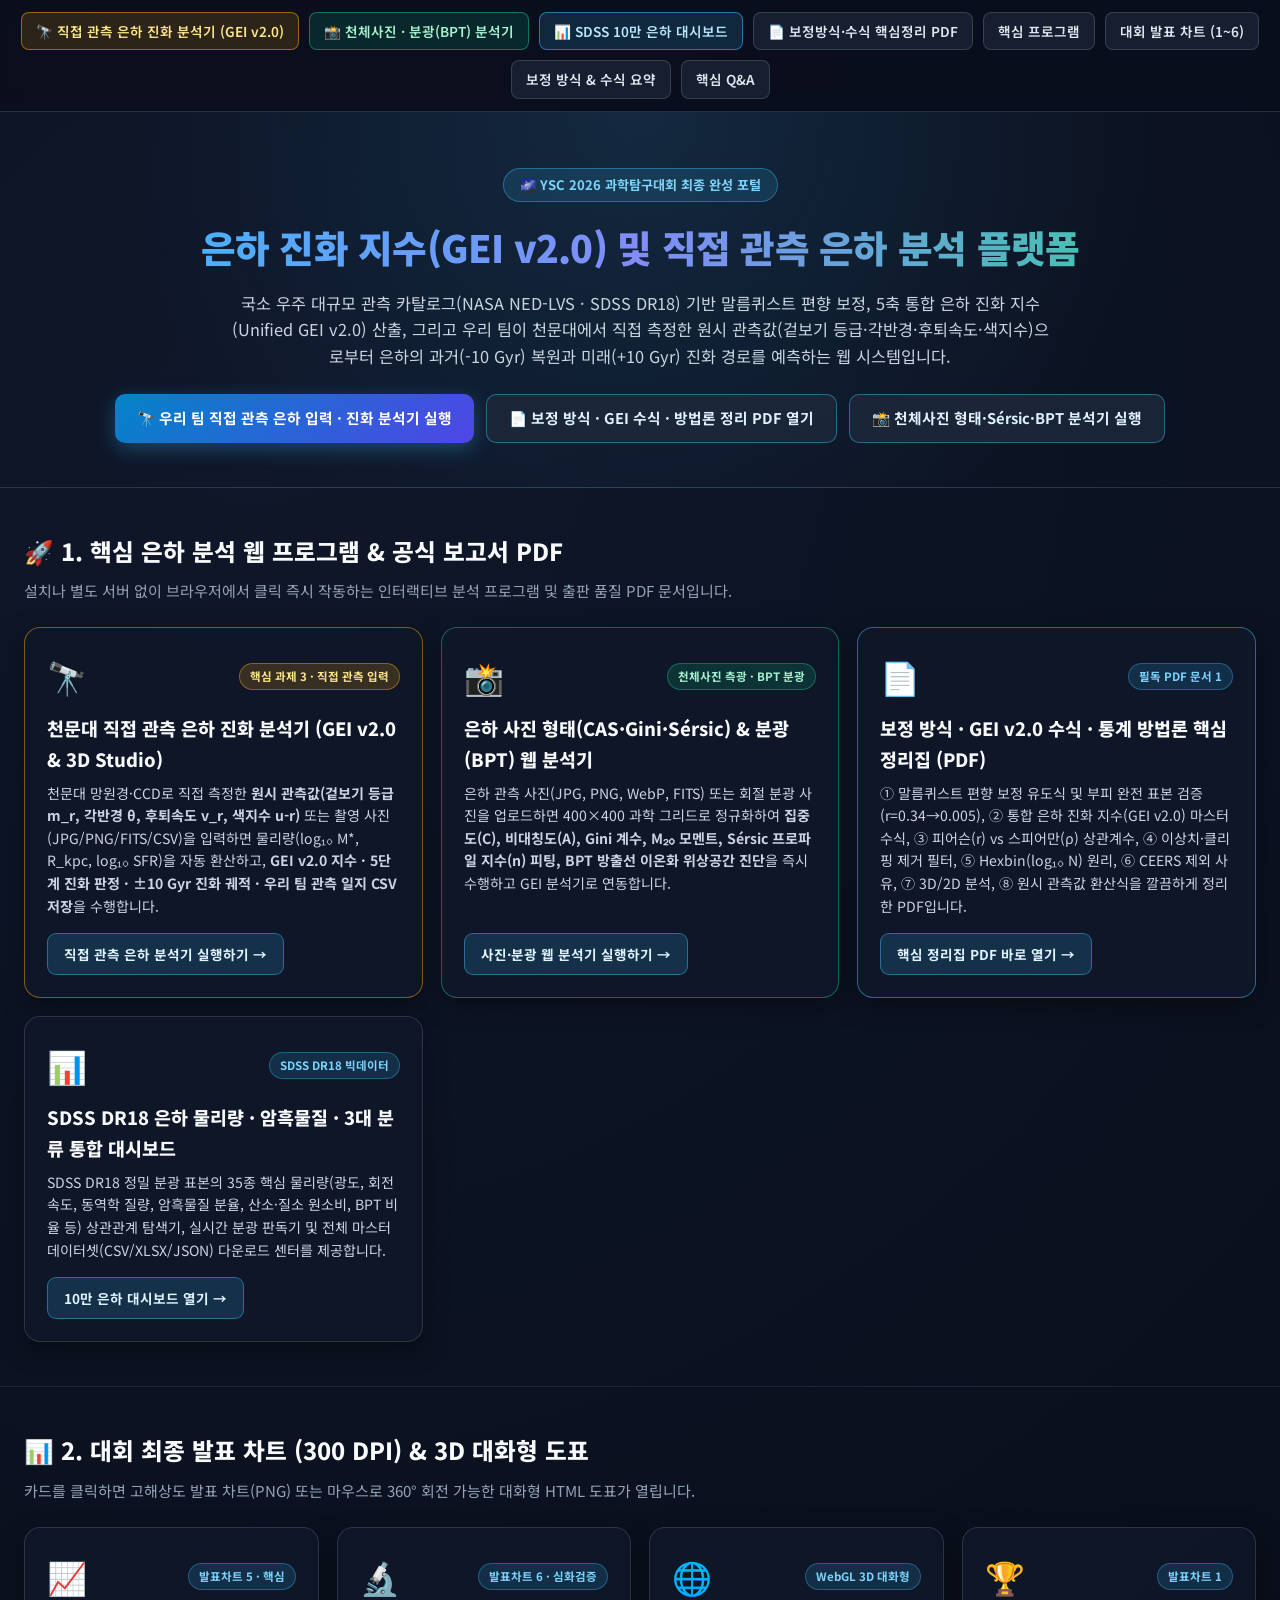
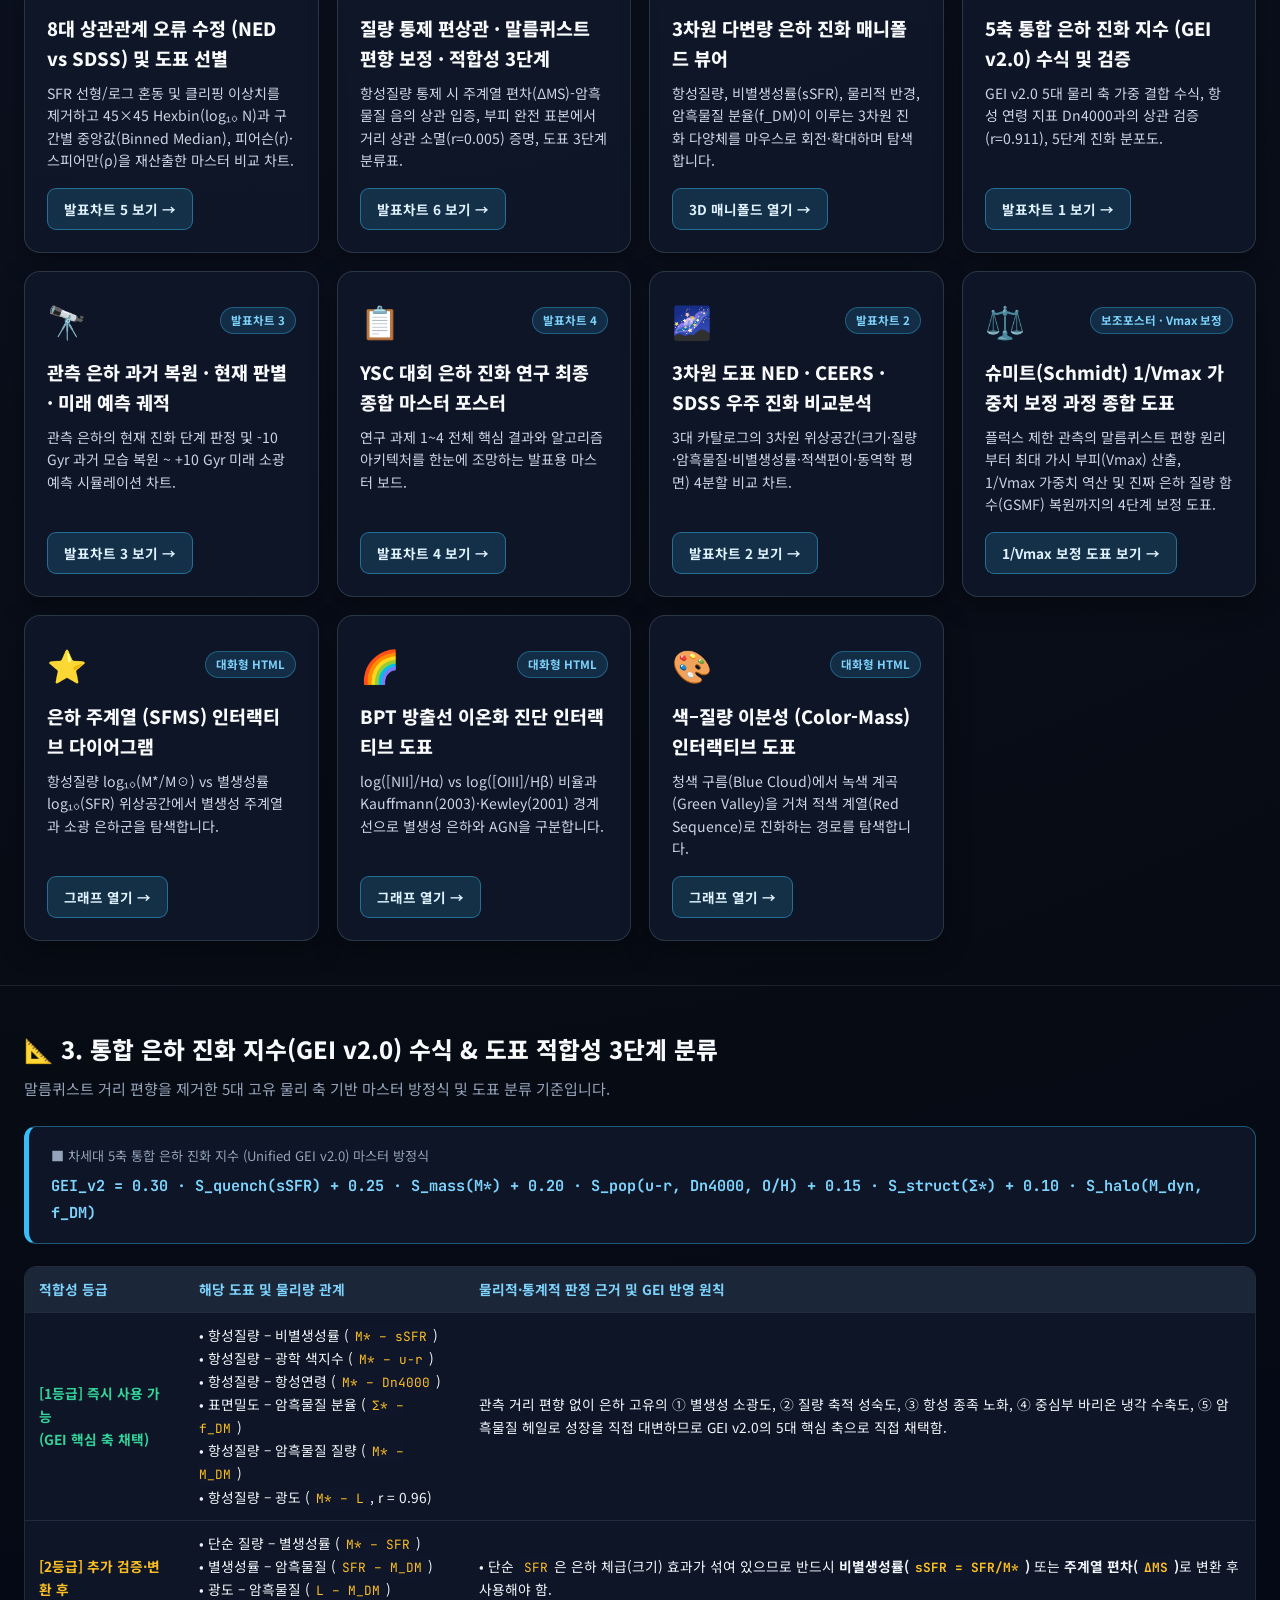
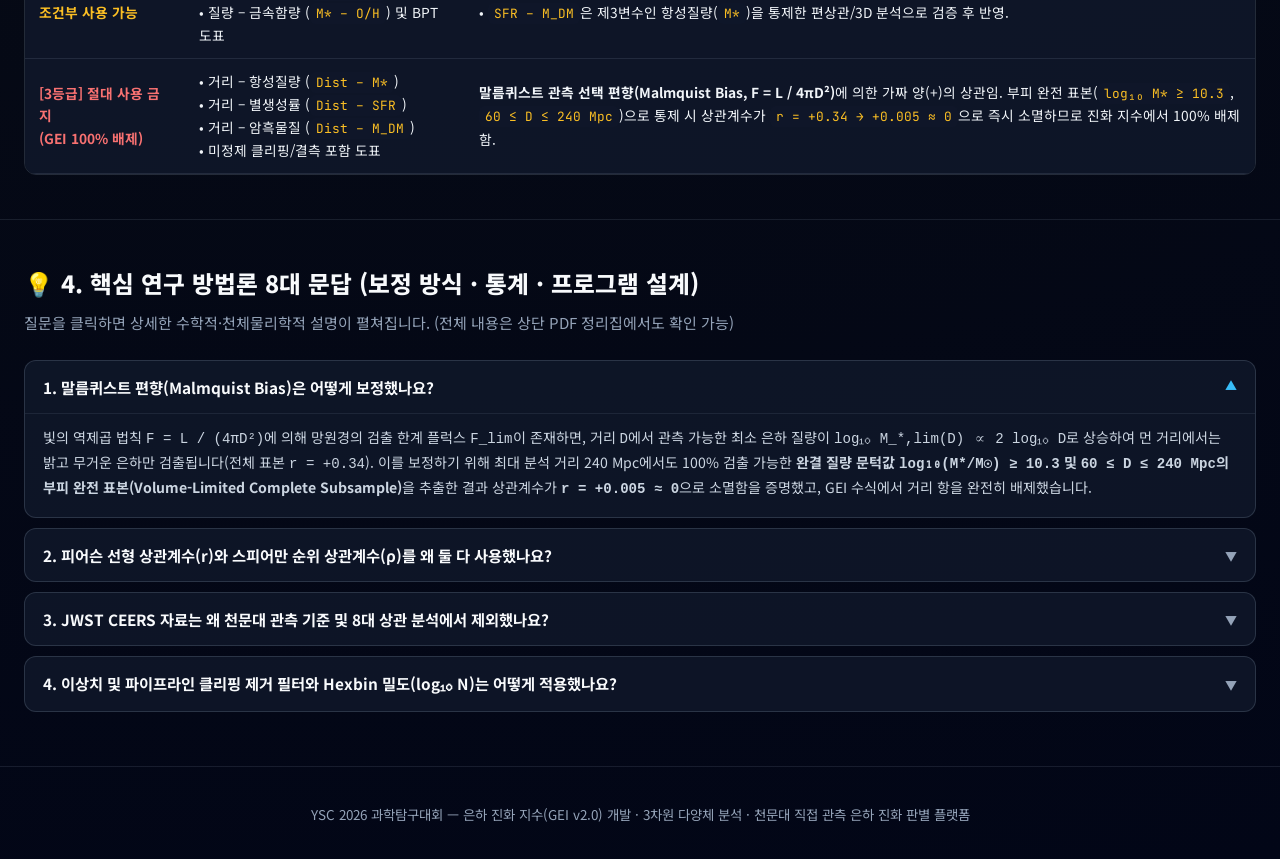
<file: index.html>
<!DOCTYPE html>
<html lang="ko">
<head>
    <meta charset="UTF-8">
    <meta name="viewport" content="width=device-width, initial-scale=1.0">
    <title>YSC 2026 은하 진화 연구 — 통합 분석 포털 & 안내 센터</title>
    <link href="https://fonts.googleapis.com/css2?family=Noto+Sans+KR:wght@300;400;500;600;700;800;900&family=JetBrains+Mono:wght@400;600;700&display=swap" rel="stylesheet">
    <style>
        :root {
            --bg-dark: #070b14;
            --bg-card: rgba(15, 23, 42, 0.88);
            --bg-card-hover: rgba(30, 41, 59, 0.92);
            --border-color: rgba(148, 163, 184, 0.22);
            --text-main: #f1f5f9;
            --text-muted: #94a3b8;
            --accent-blue: #38bdf8;
            --accent-indigo: #6366f1;
            --accent-emerald: #10b981;
            --accent-amber: #f59e0b;
            --accent-rose: #f43f5e;
        }
        *, *::before, *::after { box-sizing: border-box; margin: 0; padding: 0; }
        html { scroll-behavior: smooth; }
        body {
            font-family: 'Noto Sans KR', -apple-system, BlinkMacSystemFont, sans-serif;
            background: radial-gradient(circle at 20% 10%, #0f172a 0%, #070b14 60%, #020617 100%);
            color: var(--text-main);
            line-height: 1.65;
            overflow-x: hidden;
            min-height: 100vh;
        }
        .container { max-width: 1280px; margin: 0 auto; padding: 0 24px; }
        a { color: var(--accent-blue); text-decoration: none; transition: all 0.2s; }

        /* Navigation Bar */
        .nav-bar {
            position: sticky;
            top: 0;
            z-index: 100;
            background: rgba(10, 15, 29, 0.92);
            backdrop-filter: blur(12px);
            border-bottom: 1px solid var(--border-color);
            padding: 12px 0;
        }
        .nav-inner {
            display: flex;
            gap: 10px;
            flex-wrap: wrap;
            justify-content: center;
            align-items: center;
            max-width: 1360px;
            margin: 0 auto;
            padding: 0 20px;
        }
        .nav-link {
            padding: 7px 14px;
            font-size: 0.85rem;
            font-weight: 600;
            color: #e2e8f0;
            border: 1px solid rgba(148, 163, 184, 0.25);
            border-radius: 8px;
            background: rgba(30, 41, 59, 0.65);
            transition: all 0.2s;
            display: inline-flex;
            align-items: center;
            gap: 6px;
        }
        .nav-link:hover {
            border-color: var(--accent-blue);
            background: rgba(56, 189, 248, 0.16);
            color: #ffffff;
            transform: translateY(-1px);
        }
        .nav-link.highlight-amber {
            border-color: rgba(245, 158, 11, 0.55);
            background: rgba(245, 158, 11, 0.15);
            color: #fde68a;
        }
        .nav-link.highlight-emerald {
            border-color: rgba(16, 185, 129, 0.55);
            background: rgba(16, 185, 129, 0.15);
            color: #a7f3d0;
        }
        .nav-link.highlight-blue {
            border-color: rgba(56, 189, 248, 0.55);
            background: rgba(56, 189, 248, 0.15);
            color: #bae6fd;
        }

        /* Hero Section */
        .hero {
            text-align: center;
            padding: 56px 20px 44px;
            border-bottom: 1px solid var(--border-color);
            background: radial-gradient(circle at 50% 0%, rgba(56, 189, 248, 0.12), transparent 70%);
        }
        .hero-badge {
            display: inline-block;
            background: rgba(56, 189, 248, 0.14);
            color: #7dd3fc;
            padding: 5px 16px;
            border-radius: 999px;
            border: 1px solid rgba(56, 189, 248, 0.4);
            font-size: 0.82rem;
            font-weight: 700;
            margin-bottom: 14px;
        }
        .hero h1 {
            font-size: 2.35rem;
            font-weight: 900;
            letter-spacing: -0.02em;
            background: linear-gradient(90deg, #38bdf8, #818cf8, #34d399);
            -webkit-background-clip: text;
            -webkit-text-fill-color: transparent;
            margin-bottom: 12px;
        }
        .hero .subtitle {
            color: #cbd5e1;
            font-size: 1.02rem;
            max-width: 820px;
            margin: 0 auto 24px;
        }
        .hero-actions {
            display: flex;
            gap: 12px;
            justify-content: center;
            flex-wrap: wrap;
        }
        .btn-hero {
            padding: 11px 22px;
            border-radius: 10px;
            font-weight: 700;
            font-size: 0.92rem;
            display: inline-flex;
            align-items: center;
            gap: 8px;
            transition: all 0.2s;
        }
        .btn-hero.primary {
            background: linear-gradient(135deg, #0284c7, #4f46e5);
            color: #fff;
            box-shadow: 0 6px 20px rgba(56, 189, 248, 0.3);
        }
        .btn-hero.secondary {
            background: rgba(30, 41, 59, 0.85);
            border: 1px solid rgba(56, 189, 248, 0.45);
            color: #e0f2fe;
        }
        .btn-hero:hover {
            transform: translateY(-2px);
            filter: brightness(1.1);
        }

        section { padding: 44px 0; border-bottom: 1px solid rgba(148, 163, 184, 0.14); }
        .section-title {
            font-size: 1.48rem;
            font-weight: 800;
            color: #f8fafc;
            margin-bottom: 8px;
            display: flex;
            align-items: center;
            gap: 10px;
        }
        .section-desc { color: var(--text-muted); margin-bottom: 24px; font-size: 0.94rem; }

        /* Cards Grid */
        .cards { display: grid; gap: 18px; }
        .cards-2 { grid-template-columns: repeat(auto-fit, minmax(360px, 1fr)); }
        .cards-3 { grid-template-columns: repeat(auto-fit, minmax(290px, 1fr)); }
        @media (max-width: 768px) {
            .cards-2, .cards-3 { grid-template-columns: 1fr; }
            .hero h1 { font-size: 1.75rem; }
        }
        .card {
            background: var(--bg-card);
            border: 1px solid var(--border-color);
            border-radius: 16px;
            padding: 22px;
            transition: all 0.22s ease;
            display: flex;
            flex-direction: column;
            justify-content: space-between;
            box-shadow: 0 8px 26px rgba(0, 0, 0, 0.35);
        }
        .card:hover {
            background: var(--bg-card-hover);
            border-color: var(--accent-blue);
            transform: translateY(-3px);
            box-shadow: 0 12px 32px rgba(56, 189, 248, 0.18);
        }
        .card-header { display: flex; align-items: center; justify-content: space-between; margin-bottom: 10px; }
        .card-icon { font-size: 2rem; }
        .card-tag {
            font-size: 0.72rem;
            font-weight: 700;
            padding: 3px 10px;
            border-radius: 999px;
            background: rgba(56, 189, 248, 0.15);
            color: #7dd3fc;
            border: 1px solid rgba(56, 189, 248, 0.35);
        }
        .card h3 { font-size: 1.15rem; font-weight: 800; margin-bottom: 8px; color: #f8fafc; }
        .card p { color: #cbd5e1; font-size: 0.88rem; margin-bottom: 16px; line-height: 1.6; }
        .link-btn {
            display: inline-flex;
            align-items: center;
            justify-content: center;
            padding: 9px 16px;
            border-radius: 9px;
            font-size: 0.85rem;
            font-weight: 700;
            background: rgba(56, 189, 248, 0.16);
            color: #e0f2fe;
            border: 1px solid rgba(56, 189, 248, 0.45);
            transition: all 0.18s;
            align-self: flex-start;
        }
        .card:hover .link-btn {
            background: #0284c7;
            color: #ffffff;
            border-color: #38bdf8;
        }

        /* Formula & Summary Box */
        .formula-banner {
            background: rgba(15, 23, 42, 0.92);
            border: 1px solid rgba(56, 189, 248, 0.4);
            border-left: 5px solid var(--accent-blue);
            border-radius: 12px;
            padding: 18px 22px;
            margin-bottom: 22px;
        }
        .formula-banner code {
            font-family: 'JetBrains Mono', monospace;
            font-size: 0.95rem;
            color: #7dd3fc;
            font-weight: 700;
        }

        /* Info Table */
        .table-wrap { overflow-x: auto; border-radius: 12px; border: 1px solid var(--border-color); }
        table.info-table { width: 100%; border-collapse: collapse; background: var(--bg-card); font-size: 0.86rem; }
        table.info-table th, table.info-table td { padding: 11px 14px; border-bottom: 1px solid rgba(148, 163, 184, 0.15); text-align: left; }
        table.info-table th { background: rgba(30, 41, 59, 0.9); color: #7dd3fc; font-weight: 700; }
        table.info-table td code {
            font-family: 'JetBrains Mono', monospace;
            background: rgba(15, 23, 42, 0.8);
            padding: 2px 6px;
            border-radius: 5px;
            color: #fbbf24;
            font-size: 0.8rem;
        }

        /* FAQ Accordion */
        .faq-item {
            background: var(--bg-card);
            border: 1px solid var(--border-color);
            border-radius: 12px;
            margin-bottom: 10px;
            overflow: hidden;
        }
        .faq-q {
            width: 100%;
            text-align: left;
            background: none;
            border: none;
            color: #f8fafc;
            font-size: 0.96rem;
            font-weight: 700;
            padding: 15px 18px;
            cursor: pointer;
            display: flex;
            justify-content: space-between;
            align-items: center;
            font-family: inherit;
        }
        .faq-q:hover { color: var(--accent-blue); background: rgba(30, 41, 59, 0.5); }
        .faq-q::after { content: "▼"; font-size: 0.75rem; color: var(--text-muted); transition: transform 0.2s; }
        .faq-q.open::after { transform: rotate(180deg); color: var(--accent-blue); }
        .faq-a { max-height: 0; overflow: hidden; transition: max-height 0.28s ease-out; }
        .faq-a.open { max-height: 500px; }
        .faq-inner { padding: 0 18px 16px; color: #cbd5e1; font-size: 0.88rem; border-top: 1px solid rgba(148, 163, 184, 0.12); padding-top: 12px; }

        footer {
            text-align: center;
            padding: 36px 20px;
            color: var(--text-muted);
            font-size: 0.84rem;
        }
    </style>
</head>
<body>

<nav class="nav-bar">
    <div class="nav-inner">
        <a href="observatory_analyzer_web.html" class="nav-link highlight-amber">🔭 직접 관측 은하 진화 분석기 (GEI v2.0)</a>
        <a href="galaxy_analyzer_web.html" class="nav-link highlight-emerald">📸 천체사진 · 분광(BPT) 분석기</a>
        <a href="dashboard_real_data.html" class="nav-link highlight-blue">📊 SDSS 10만 은하 대시보드</a>
        <a href="은하진화연구_보정방식_수식_및_방법론_핵심정리.pdf" target="_blank" class="nav-link">📄 보정방식·수식 핵심정리 PDF</a>
        <a href="#tools" class="nav-link">핵심 프로그램</a>
        <a href="#charts" class="nav-link">대회 발표 차트 (1~6)</a>
        <a href="#methodology" class="nav-link">보정 방식 & 수식 요약</a>
        <a href="#faq" class="nav-link">핵심 Q&A</a>
    </div>
</nav>

<div class="hero">
    <span class="hero-badge">🌌 YSC 2026 과학탐구대회 최종 완성 포털</span>
    <h1>은하 진화 지수(GEI v2.0) 및 직접 관측 은하 분석 플랫폼</h1>
    <p class="subtitle">
        국소 우주 대규모 관측 카탈로그(NASA NED-LVS · SDSS DR18) 기반 말름퀴스트 편향 보정, 5축 통합 은하 진화 지수(Unified GEI v2.0) 산출, 그리고 우리 팀이 천문대에서 직접 측정한 원시 관측값(겉보기 등급·각반경·후퇴속도·색지수)으로부터 은하의 과거(-10 Gyr) 복원과 미래(+10 Gyr) 진화 경로를 예측하는 웹 시스템입니다.
    </p>
    <div class="hero-actions">
        <a href="observatory_analyzer_web.html" class="btn-hero primary">🔭 우리 팀 직접 관측 은하 입력 · 진화 분석기 실행</a>
        <a href="은하진화연구_보정방식_수식_및_방법론_핵심정리.pdf" target="_blank" class="btn-hero secondary">📄 보정 방식 · GEI 수식 · 방법론 정리 PDF 열기</a>
        <a href="galaxy_analyzer_web.html" class="btn-hero secondary">📸 천체사진 형태·Sérsic·BPT 분석기 실행</a>
    </div>
</div>

<!-- 1. 핵심 웹 분석 프로그램 & PDF 안내서 -->
<section id="tools">
    <div class="container">
        <h2 class="section-title">🚀 1. 핵심 은하 분석 웹 프로그램 & 공식 보고서 PDF</h2>
        <p class="section-desc">설치나 별도 서버 없이 브라우저에서 클릭 즉시 작동하는 인터랙티브 분석 프로그램 및 출판 품질 PDF 문서입니다.</p>

        <div class="cards cards-2">
            <a href="observatory_analyzer_web.html" class="card" style="border-color:rgba(245, 158, 11, 0.5);">
                <div>
                    <div class="card-header">
                        <span class="card-icon">🔭</span>
                        <span class="card-tag" style="background:rgba(245,158,11,0.18); color:#fde68a; border-color:rgba(245,158,11,0.45);">핵심 과제 3 · 직접 관측 입력</span>
                    </div>
                    <h3>천문대 직접 관측 은하 진화 분석기 (GEI v2.0 & 3D Studio)</h3>
                    <p>
                        천문대 망원경·CCD로 직접 측정한 <strong>원시 관측값(겉보기 등급 m_r, 각반경 θ, 후퇴속도 v_r, 색지수 u-r)</strong> 또는 촬영 사진(JPG/PNG/FITS/CSV)을 입력하면 물리량(log₁₀ M*, R_kpc, log₁₀ SFR)을 자동 환산하고, <strong>GEI v2.0 지수 · 5단계 진화 판정 · ±10 Gyr 진화 궤적 · 우리 팀 관측 일지 CSV 저장</strong>을 수행합니다.
                    </p>
                </div>
                <span class="link-btn">직접 관측 은하 분석기 실행하기 →</span>
            </a>

            <a href="galaxy_analyzer_web.html" class="card" style="border-color:rgba(16, 185, 129, 0.5);">
                <div>
                    <div class="card-header">
                        <span class="card-icon">📸</span>
                        <span class="card-tag" style="background:rgba(16,185,129,0.18); color:#a7f3d0; border-color:rgba(16,185,129,0.45);">천체사진 측광 · BPT 분광</span>
                    </div>
                    <h3>은하 사진 형태(CAS·Gini·Sérsic) & 분광(BPT) 웹 분석기</h3>
                    <p>
                        은하 관측 사진(JPG, PNG, WebP, FITS) 또는 회절 분광 사진을 업로드하면 400×400 과학 그리드로 정규화하여 <strong>집중도(C), 비대칭도(A), Gini 계수, M₂₀ 모멘트, Sérsic 프로파일 지수(n) 피팅, BPT 방출선 이온화 위상공간 진단</strong>을 즉시 수행하고 GEI 분석기로 연동합니다.
                    </p>
                </div>
                <span class="link-btn">사진·분광 웹 분석기 실행하기 →</span>
            </a>

            <a href="은하진화연구_보정방식_수식_및_방법론_핵심정리.pdf" target="_blank" class="card" style="border-color:rgba(56, 189, 248, 0.5);">
                <div>
                    <div class="card-header">
                        <span class="card-icon">📄</span>
                        <span class="card-tag">필독 PDF 문서 1</span>
                    </div>
                    <h3>보정 방식 · GEI v2.0 수식 · 통계 방법론 핵심 정리집 (PDF)</h3>
                    <p>
                        ① 말름퀴스트 편향 보정 유도식 및 부피 완전 표본 검증(r=0.34→0.005), ② 통합 은하 진화 지수(GEI v2.0) 마스터 수식, ③ 피어슨(r) vs 스피어만(ρ) 상관계수, ④ 이상치·클리핑 제거 필터, ⑤ Hexbin(log₁₀ N) 원리, ⑥ CEERS 제외 사유, ⑦ 3D/2D 분석, ⑧ 원시 관측값 환산식을 깔끔하게 정리한 PDF입니다.
                    </p>
                </div>
                <span class="link-btn">핵심 정리집 PDF 바로 열기 →</span>
            </a>

            <a href="dashboard_real_data.html" class="card">
                <div>
                    <div class="card-header">
                        <span class="card-icon">📊</span>
                        <span class="card-tag">SDSS DR18 빅데이터</span>
                    </div>
                    <h3>SDSS DR18 은하 물리량 · 암흑물질 · 3대 분류 통합 대시보드</h3>
                    <p>
                        SDSS DR18 정밀 분광 표본의 35종 핵심 물리량(광도, 회전속도, 동역학 질량, 암흑물질 분율, 산소·질소 원소비, BPT 비율 등) 상관관계 탐색기, 실시간 분광 판독기 및 전체 마스터 데이터셋(CSV/XLSX/JSON) 다운로드 센터를 제공합니다.
                    </p>
                </div>
                <span class="link-btn">10만 은하 대시보드 열기 →</span>
            </a>
        </div>
    </div>
</section>

<!-- 2. 대회 발표 차트 & 3D 인터랙티브 도표 -->
<section id="charts">
    <div class="container">
        <h2 class="section-title">📊 2. 대회 최종 발표 차트 (300 DPI) & 3D 대화형 도표</h2>
        <p class="section-desc">카드를 클릭하면 고해상도 발표 차트(PNG) 또는 마우스로 360° 회전 가능한 대화형 HTML 도표가 열립니다.</p>

        <div class="cards cards-3">
            <a href="output/presentation_charts/발표차트5_8대그래프_오류수정_NED_SDSS_비교_및_GEI도표선별.png" target="_blank" class="card">
                <div>
                    <div class="card-header"><span class="card-icon">📈</span><span class="card-tag">발표차트 5 · 핵심</span></div>
                    <h3>8대 상관관계 오류 수정 (NED vs SDSS) 및 도표 선별</h3>
                    <p>SFR 선형/로그 혼동 및 클리핑 이상치를 제거하고 45×45 Hexbin(log₁₀ N)과 구간별 중앙값(Binned Median), 피어슨(r)·스피어만(ρ)을 재산출한 마스터 비교 차트.</p>
                </div>
                <span class="link-btn">발표차트 5 보기 →</span>
            </a>

            <a href="output/presentation_charts/발표차트6_심화검증_질량통제_거리편향보정_도표적합성분류.png" target="_blank" class="card">
                <div>
                    <div class="card-header"><span class="card-icon">🔬</span><span class="card-tag">발표차트 6 · 심화검증</span></div>
                    <h3>질량 통제 편상관 · 말름퀴스트 편향 보정 · 적합성 3단계</h3>
                    <p>항성질량 통제 시 주계열 편차(ΔMS)-암흑물질 음의 상관 입증, 부피 완전 표본에서 거리 상관 소멸(r=0.005) 증명, 도표 3단계 분류표.</p>
                </div>
                <span class="link-btn">발표차트 6 보기 →</span>
            </a>

            <a href="output/3d_plots/interactive_3d_ned_ceers_sdss_manifold.html" target="_blank" class="card">
                <div>
                    <div class="card-header"><span class="card-icon">🌐</span><span class="card-tag">WebGL 3D 대화형</span></div>
                    <h3>3차원 다변량 은하 진화 매니폴드 뷰어</h3>
                    <p>항성질량, 비별생성률(sSFR), 물리적 반경, 암흑물질 분율(f_DM)이 이루는 3차원 진화 다양체를 마우스로 회전·확대하며 탐색합니다.</p>
                </div>
                <span class="link-btn">3D 매니폴드 열기 →</span>
            </a>

            <a href="output/presentation_charts/발표차트1_은하진화지수_GEI개발_및_과거현재미래_예측.png" target="_blank" class="card">
                <div>
                    <div class="card-header"><span class="card-icon">🏆</span><span class="card-tag">발표차트 1</span></div>
                    <h3>5축 통합 은하 진화 지수 (GEI v2.0) 수식 및 검증</h3>
                    <p>GEI v2.0 5대 물리 축 가중 결합 수식, 항성 연령 지표 Dn4000과의 상관 검증(r=0.911), 5단계 진화 분포도.</p>
                </div>
                <span class="link-btn">발표차트 1 보기 →</span>
            </a>

            <a href="output/presentation_charts/발표차트3_천문대_관측은하_진화단계_판별프로그램_실증.png" target="_blank" class="card">
                <div>
                    <div class="card-header"><span class="card-icon">🔭</span><span class="card-tag">발표차트 3</span></div>
                    <h3>관측 은하 과거 복원 · 현재 판별 · 미래 예측 궤적</h3>
                    <p>관측 은하의 현재 진화 단계 판정 및 -10 Gyr 과거 모습 복원 ~ +10 Gyr 미래 소광 예측 시뮬레이션 차트.</p>
                </div>
                <span class="link-btn">발표차트 3 보기 →</span>
            </a>

            <a href="output/presentation_charts/발표차트4_YSC대회_은하진화연구_최종종합_마스터차트.png" target="_blank" class="card">
                <div>
                    <div class="card-header"><span class="card-icon">📋</span><span class="card-tag">발표차트 4</span></div>
                    <h3>YSC 대회 은하 진화 연구 최종 종합 마스터 포스터</h3>
                    <p>연구 과제 1~4 전체 핵심 결과와 알고리즘 아키텍처를 한눈에 조망하는 발표용 마스터 보드.</p>
                </div>
                <span class="link-btn">발표차트 4 보기 →</span>
            </a>

            <a href="output/presentation_charts/발표차트2_3차원도표_NED_CEERS_SDSS_우주진화_비교분석.png" target="_blank" class="card">
                <div>
                    <div class="card-header"><span class="card-icon">🌌</span><span class="card-tag">발표차트 2</span></div>
                    <h3>3차원 도표 NED · CEERS · SDSS 우주 진화 비교분석</h3>
                    <p>3대 카탈로그의 3차원 위상공간(크기·질량·암흑물질·비별생성률·적색편이·동역학 평면) 4분할 비교 차트.</p>
                </div>
                <span class="link-btn">발표차트 2 보기 →</span>
            </a>

            <a href="output/presentation_charts/보조포스터_슈미트_1_Vmax_가중치보정_과정_종합도표.png" target="_blank" class="card">
                <div>
                    <div class="card-header"><span class="card-icon">⚖️</span><span class="card-tag">보조포스터 · Vmax 보정</span></div>
                    <h3>슈미트(Schmidt) 1/Vmax 가중치 보정 과정 종합 도표</h3>
                    <p>플럭스 제한 관측의 말름퀴스트 편향 원리부터 최대 가시 부피(Vmax) 산출, 1/Vmax 가중치 역산 및 진짜 은하 질량 함수(GSMF) 복원까지의 4단계 보정 도표.</p>
                </div>
                <span class="link-btn">1/Vmax 보정 도표 보기 →</span>
            </a>

            <a href="output/plots/interactive/main_sequence_interactive.html" target="_blank" class="card">
                <div>
                    <div class="card-header"><span class="card-icon">⭐</span><span class="card-tag">대화형 HTML</span></div>
                    <h3>은하 주계열 (SFMS) 인터랙티브 다이어그램</h3>
                    <p>항성질량 log₁₀(M*/M☉) vs 별생성률 log₁₀(SFR) 위상공간에서 별생성 주계열과 소광 은하군을 탐색합니다.</p>
                </div>
                <span class="link-btn">그래프 열기 →</span>
            </a>

            <a href="output/plots/interactive/bpt_interactive.html" target="_blank" class="card">
                <div>
                    <div class="card-header"><span class="card-icon">🌈</span><span class="card-tag">대화형 HTML</span></div>
                    <h3>BPT 방출선 이온화 진단 인터랙티브 도표</h3>
                    <p>log([NII]/Hα) vs log([OIII]/Hβ) 비율과 Kauffmann(2003)·Kewley(2001) 경계선으로 별생성 은하와 AGN을 구분합니다.</p>
                </div>
                <span class="link-btn">그래프 열기 →</span>
            </a>

            <a href="output/plots/interactive/color_mass_interactive.html" target="_blank" class="card">
                <div>
                    <div class="card-header"><span class="card-icon">🎨</span><span class="card-tag">대화형 HTML</span></div>
                    <h3>색–질량 이분성 (Color-Mass) 인터랙티브 도표</h3>
                    <p>청색 구름(Blue Cloud)에서 녹색 계곡(Green Valley)을 거쳐 적색 계열(Red Sequence)로 진화하는 경로를 탐색합니다.</p>
                </div>
                <span class="link-btn">그래프 열기 →</span>
            </a>
        </div>
    </div>
</section>

<!-- 3. 보정 방식 및 은하 진화 지수 수식 핵심 요약 -->
<section id="methodology">
    <div class="container">
        <h2 class="section-title">📐 3. 통합 은하 진화 지수(GEI v2.0) 수식 & 도표 적합성 3단계 분류</h2>
        <p class="section-desc">말름퀴스트 거리 편향을 제거한 5대 고유 물리 축 기반 마스터 방정식 및 도표 분류 기준입니다.</p>

        <div class="formula-banner">
            <div style="font-size:0.82rem; color:#94a3b8; margin-bottom:4px;">■ 차세대 5축 통합 은하 진화 지수 (Unified GEI v2.0) 마스터 방정식</div>
            <code>GEI_v2 = 0.30 · S_quench(sSFR) + 0.25 · S_mass(M*) + 0.20 · S_pop(u-r, Dn4000, O/H) + 0.15 · S_struct(Σ*) + 0.10 · S_halo(M_dyn, f_DM)</code>
        </div>

        <div class="table-wrap">
            <table class="info-table">
                <thead>
                    <tr>
                        <th style="width:160px;">적합성 등급</th>
                        <th style="width:280px;">해당 도표 및 물리량 관계</th>
                        <th>물리적·통계적 판정 근거 및 GEI 반영 원칙</th>
                    </tr>
                </thead>
                <tbody>
                    <tr>
                        <td><strong style="color:#34d399;">[1등급] 즉시 사용 가능<br>(GEI 핵심 축 채택)</strong></td>
                        <td>
                            • 항성질량 – 비별생성률 (<code>M* – sSFR</code>)<br>
                            • 항성질량 – 광학 색지수 (<code>M* – u-r</code>)<br>
                            • 항성질량 – 항성연령 (<code>M* – Dn4000</code>)<br>
                            • 표면밀도 – 암흑물질 분율 (<code>Σ* – f_DM</code>)<br>
                            • 항성질량 – 암흑물질 질량 (<code>M* – M_DM</code>)<br>
                            • 항성질량 – 광도 (<code>M* – L</code>, r = 0.96)
                        </td>
                        <td>관측 거리 편향 없이 은하 고유의 ① 별생성 소광도, ② 질량 축적 성숙도, ③ 항성 종족 노화, ④ 중심부 바리온 냉각 수축도, ⑤ 암흑물질 헤일로 성장을 직접 대변하므로 GEI v2.0의 5대 핵심 축으로 직접 채택함.</td>
                    </tr>
                    <tr>
                        <td><strong style="color:#fbbf24;">[2등급] 추가 검증·변환 후<br>조건부 사용 가능</strong></td>
                        <td>
                            • 단순 질량 – 별생성률 (<code>M* – SFR</code>)<br>
                            • 별생성률 – 암흑물질 (<code>SFR – M_DM</code>)<br>
                            • 광도 – 암흑물질 (<code>L – M_DM</code>)<br>
                            • 질량 – 금속함량 (<code>M* – O/H</code>) 및 BPT 도표
                        </td>
                        <td>
                            • 단순 <code>SFR</code>은 은하 체급(크기) 효과가 섞여 있으므로 반드시 <strong>비별생성률(<code>sSFR = SFR/M*</code>)</strong> 또는 <strong>주계열 편차(<code>ΔMS</code>)</strong>로 변환 후 사용해야 함.<br>
                            • <code>SFR – M_DM</code>은 제3변수인 항성질량(<code>M*</code>)을 통제한 편상관/3D 분석으로 검증 후 반영.
                        </td>
                    </tr>
                    <tr>
                        <td><strong style="color:#f87171;">[3등급] 절대 사용 금지<br>(GEI 100% 배제)</strong></td>
                        <td>
                            • 거리 – 항성질량 (<code>Dist – M*</code>)<br>
                            • 거리 – 별생성률 (<code>Dist – SFR</code>)<br>
                            • 거리 – 암흑물질 (<code>Dist – M_DM</code>)<br>
                            • 미정제 클리핑/결측 포함 도표
                        </td>
                        <td><strong>말름퀴스트 관측 선택 편향(Malmquist Bias, F = L / 4πD²)</strong>에 의한 가짜 양(+)의 상관임. 부피 완전 표본(<code>log₁₀ M* ≥ 10.3</code>, <code>60 ≤ D ≤ 240 Mpc</code>)으로 통제 시 상관계수가 <code>r = +0.34 → +0.005 ≈ 0</code>으로 즉시 소멸하므로 진화 지수에서 100% 배제함.</td>
                    </tr>
                </tbody>
            </table>
        </div>
    </div>
</section>

<!-- 4. 핵심 방법론 Q&A -->
<section id="faq">
    <div class="container">
        <h2 class="section-title">💡 4. 핵심 연구 방법론 8대 문답 (보정 방식 · 통계 · 프로그램 설계)</h2>
        <p class="section-desc">질문을 클릭하면 상세한 수학적·천체물리학적 설명이 펼쳐집니다. (전체 내용은 상단 PDF 정리집에서도 확인 가능)</p>

        <div class="faq-item">
            <button class="faq-q open">1. 말름퀴스트 편향(Malmquist Bias)은 어떻게 보정했나요?</button>
            <div class="faq-a open">
                <div class="faq-inner">
                    빛의 역제곱 법칙 <code>F = L / (4πD²)</code>에 의해 망원경의 검출 한계 플럭스 <code>F_lim</code>이 존재하면, 거리 <code>D</code>에서 관측 가능한 최소 은하 질량이 <code>log₁₀ M_*,lim(D) ∝ 2 log₁₀ D</code>로 상승하여 먼 거리에서는 밝고 무거운 은하만 검출됩니다(전체 표본 <code>r = +0.34</code>). 이를 보정하기 위해 최대 분석 거리 240 Mpc에서도 100% 검출 가능한 <strong>완결 질량 문턱값 <code>log₁₀(M*/M☉) ≥ 10.3</code> 및 <code>60 ≤ D ≤ 240 Mpc</code>의 부피 완전 표본(Volume-Limited Complete Subsample)</strong>을 추출한 결과 상관계수가 <strong><code>r = +0.005 ≈ 0</code></strong>으로 소멸함을 증명했고, GEI 수식에서 거리 항을 완전히 배제했습니다.
                </div>
            </div>
        </div>

        <div class="faq-item">
            <button class="faq-q">2. 피어슨 선형 상관계수(r)와 스피어만 순위 상관계수(ρ)를 왜 둘 다 사용했나요?</button>
            <div class="faq-a">
                <div class="faq-inner">
                    <strong>피어슨 상관계수(r)</strong>는 상용로그 변환된 두 물리량이 얼마나 직선(멱법칙 <code>Y ∝ X^a</code>)에 가까운지 측정하지만 소수의 극단적 이상치에 취약합니다. 반면 <strong>스피어만 순위 상관계수(ρ)</strong>는 실제 수치 대신 크기 순위(Rank)만 사용하므로 비선형 곡선 진화 경향이나 이상치에 흔들리지 않습니다. 두 지표를 비교함으로써 질량-광도(<code>r=0.96, ρ=0.96</code>)처럼 단일 선형 법칙을 따르는 관계와 질량-별생성률처럼 고질량 소광 은하 분리(Bimodality)가 일어나는 관계를 정량적으로 구분했습니다.
                </div>
            </div>
        </div>

        <div class="faq-item">
            <button class="faq-q">3. JWST CEERS 자료는 왜 천문대 관측 기준 및 8대 상관 분석에서 제외했나요?</button>
            <div class="faq-a">
                <div class="faq-inner">
                    ① <strong>우주 시대(Cosmic Epoch) 불일치</strong>: NED/SDSS는 <code>z &lt; 0.1</code> 현대 국소 우주 은하인 반면, CEERS는 <code>z = 0.5 ~ 10</code> 초기 우주 은하로 우주 배경 가스 밀도와 별생성률이 현대보다 10~30배 높아 두 표본을 섞으면 시대 교란이 발생합니다. ② <strong>관측 방식 이질성</strong>: CEERS는 적외선 측광(SED 피팅) 자료로 직접 분광 측정된 회전속도(<code>V_rot</code>)가 없습니다. ③ <strong>지상 천문대 관측 범위 정합성</strong>: 우리 팀이 지상 천문대에서 직접 관측 가능한 은하는 국소 우주 은하이므로 기준 모집단도 국소 우주(NED-LVS + SDSS DR18)로 통일했습니다.
                </div>
            </div>
        </div>

        <div class="faq-item">
            <button class="faq-q">4. 이상치 및 파이프라인 클리핑 제거 필터와 Hexbin 밀도(log₁₀ N)는 어떻게 적용했나요?</button>
            <div class="faq-a">
                <div class="faq-inner">
                    • <strong>이상치·클리핑 제거 필터</strong>: ① 거리 미측정 결측치(<code>D ≤ 0.5 Mpc</code>) 제거, ② SDSS 파이프라인 상·하한 그리드 클리핑(<code>log SFR = ±4.0</code>) 및 <code>SFR = 0</code> 왜곡을 막기 위한 <code>-3.8 &lt; log₁₀ SFR &lt; +3.5</code> 필터, ③ 구간별 표본수 <code>N ≥ 20</code> 이상인 구간만 중앙값(Binned Median)과 사분위 범위(IQR) 산출.<br>
                    • <strong>Hexbin(육각형 격자 상용로그 밀도)</strong>: 수만 개 은하가 중심부에 겹쳐 찍히는 과밀 중첩 포화(Overplotting)를 해결하기 위해 45×45 정육각형 격자 안에 들어가는 은하 수를 <code>log₁₀ N</code> 색상으로 표현하여 1개(외곽 희귀 은하)부터 1,000개(주계열 핵심 능선)까지의 밀도 구조를 왜곡 없이 시각화했습니다.
                </div>
            </div>
        </div>
    </div>
</section>

<footer>
    <div class="container">
        YSC 2026 과학탐구대회 — 은하 진화 지수(GEI v2.0) 개발 · 3차원 다양체 분석 · 천문대 직접 관측 은하 진화 판별 플랫폼
    </div>
</footer>

<script>
    document.querySelectorAll('.faq-q').forEach(btn => {
        btn.addEventListener('click', () => {
            const answer = btn.nextElementSibling;
            const isOpen = answer.classList.contains('open');
            btn.classList.toggle('open', !isOpen);
            answer.classList.toggle('open', !isOpen);
        });
    });
</script>
</body>
</html>
</file>
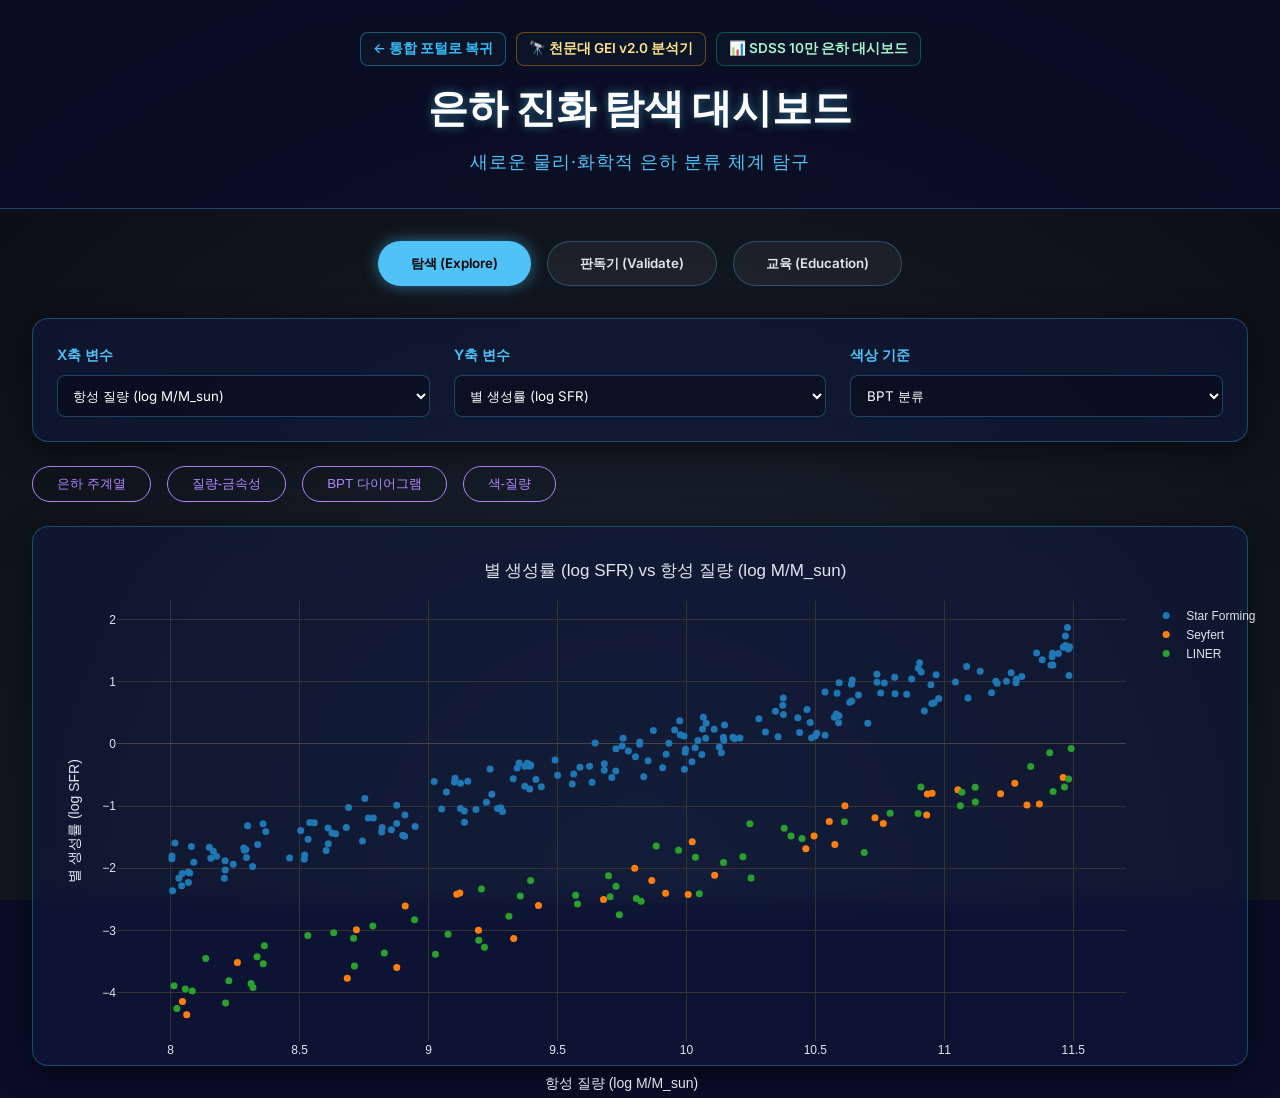
<file: dashboard/index.html>
<!DOCTYPE html>
<html lang="ko">
<head>
    <meta charset="UTF-8">
    <meta name="viewport" content="width=device-width, initial-scale=1.0">
    <title>은하 진화 탐색 대시보드</title>
    <link href="https://fonts.googleapis.com/css2?family=Inter:wght@300;400;600;800&family=JetBrains+Mono:wght@400;700&display=swap" rel="stylesheet">
    <script src="https://cdn.plot.ly/plotly-2.32.0.min.js"></script>
    <link rel="stylesheet" href="style.css">
</head>
<body>
    <div class="space-bg">
        <div class="stars"></div>
        <div class="twinkling"></div>
    </div>
    
    <header class="glass-header">
        <div style="display:flex; justify-content:center; gap:10px; flex-wrap:wrap; margin-bottom:10px;">
            <a href="../index.html" style="color:#38bdf8; text-decoration:none; font-size:0.85rem; font-weight:600; padding:5px 12px; border:1px solid rgba(56,189,248,0.4); border-radius:8px; background:rgba(15,23,42,0.7);">← 통합 포털로 복귀</a>
            <a href="../observatory_analyzer_web.html" style="color:#fde68a; text-decoration:none; font-size:0.85rem; font-weight:600; padding:5px 12px; border:1px solid rgba(245,158,11,0.4); border-radius:8px; background:rgba(15,23,42,0.7);">🔭 천문대 GEI v2.0 분석기</a>
            <a href="../dashboard_real_data.html" style="color:#a7f3d0; text-decoration:none; font-size:0.85rem; font-weight:600; padding:5px 12px; border:1px solid rgba(16,185,129,0.4); border-radius:8px; background:rgba(15,23,42,0.7);">📊 SDSS 10만 은하 대시보드</a>
        </div>
        <h1>은하 진화 탐색 대시보드</h1>
        <p class="subtitle">새로운 물리·화학적 은하 분류 체계 탐구</p>
    </header>

    <main class="container">
        <div class="tabs">
            <button class="tab-btn active" data-tab="explore">탐색 (Explore)</button>
            <button class="tab-btn" data-tab="validate">판독기 (Validate)</button>
            <button class="tab-btn" data-tab="education">교육 (Education)</button>
        </div>

        <!-- Tab 1: Explore -->
        <div id="explore" class="tab-content active">
            <div class="controls glass-card">
                <div class="control-group">
                    <label>X축 변수</label>
                    <select id="x-var"></select>
                </div>
                <div class="control-group">
                    <label>Y축 변수</label>
                    <select id="y-var"></select>
                </div>
                <div class="control-group">
                    <label>색상 기준</label>
                    <select id="color-var"></select>
                </div>
            </div>
            <div class="presets">
                <button class="preset-btn" data-preset="main_sequence">은하 주계열</button>
                <button class="preset-btn" data-preset="mzr">질량-금속성</button>
                <button class="preset-btn" data-preset="bpt">BPT 다이어그램</button>
                <button class="preset-btn" data-preset="color_mass">색-질량</button>
            </div>
            <div id="plot-container" class="glass-card plot-area"></div>
        </div>

        <!-- Tab 2: Validate -->
        <div id="validate" class="tab-content">
            <div class="validate-grid">
                <div class="input-section glass-card">
                    <h3>관측 데이터 입력</h3>
                    <p class="help-text">측정된 방출선 플럭스(Flux)를 입력하세요.</p>
                    <form id="validate-form">
                        <div class="form-group">
                            <label>H-alpha Flux</label>
                            <input type="number" id="ha-flux" step="any" required placeholder="예: 120.5">
                        </div>
                        <div class="form-group">
                            <label>H-beta Flux</label>
                            <input type="number" id="hb-flux" step="any" required placeholder="예: 42.1">
                        </div>
                        <div class="form-group">
                            <label>[OIII] λ5007 Flux</label>
                            <input type="number" id="oiii-flux" step="any" required placeholder="예: 35.8">
                        </div>
                        <div class="form-group">
                            <label>[NII] λ6584 Flux</label>
                            <input type="number" id="nii-flux" step="any" required placeholder="예: 45.2">
                        </div>
                        <div class="form-group">
                            <label>항성 질량 (log M_sun) - 선택</label>
                            <input type="number" id="val-mass" step="any" placeholder="예: 10.5">
                        </div>
                        <button type="submit" class="submit-btn">분석하기</button>
                    </form>
                </div>
                <div class="result-section">
                    <div id="val-result" class="glass-card result-card hidden">
                        <h3>분석 결과 요약</h3>
                        <div class="result-item">
                            <span class="result-label">BPT 분류</span>
                            <span id="res-bpt" class="result-value"></span>
                        </div>
                        <div class="result-item">
                            <span class="result-label">추정 금속성 (12+log(O/H))</span>
                            <span id="res-metallicity" class="result-value"></span>
                        </div>
                        <div class="result-item">
                            <span class="result-label">먼지 소광 E(B-V)</span>
                            <span id="res-dust" class="result-value"></span>
                        </div>
                        <div class="result-item">
                            <span class="result-label">예측 진화 단계</span>
                            <span id="res-cluster" class="result-value"></span>
                        </div>
                        <div id="val-plot" class="mini-plot"></div>
                    </div>
                </div>
            </div>
        </div>

        <!-- Tab 3: Education -->
        <div id="education" class="tab-content">
            <div class="edu-card glass-card">
                <h2>1. 기존 허블 분류 체계의 한계</h2>
                <p>전통적인 허블 분류(튜닝포크)는 은하를 형태학적(나선형, 타원형 등)으로만 분류합니다. 하지만 형태만으로는 은하의 내부에서 일어나는 실제 물리적 상태나 화학적 진화를 완벽히 설명할 수 없습니다.</p>
            </div>
            <div class="edu-card glass-card">
                <h2>2. BPT 다이어그램이란?</h2>
                <p>BPT(Baldwin, Phillips & Terlevich) 다이어그램은 주요 방출선의 비율([OIII]/Hβ 대 [NII]/Hα)을 사용하여 은하 중심의 주된 에너지원을 분류합니다. 이를 통해 별생성 은하(Star-forming)와 활동은하핵(AGN)을 물리적으로 구분할 수 있습니다.</p>
            </div>
            <div class="edu-card glass-card">
                <h2>3. 다차원 물리·화학적 분류 체계</h2>
                <p>본 연구에서는 질량, 별생성률(SFR), 금속성, 운동학적 특성(속도 분산) 등 다차원 데이터를 종합하여 은하를 기계학습으로 군집화했습니다. 이를 통해 은하가 어떻게 진화해 나가는지 더욱 정밀한 '진화 경로'를 파악할 수 있습니다.</p>
            </div>
        </div>
    </main>

    <script src="app.js"></script>
</body>
</html>
</file>
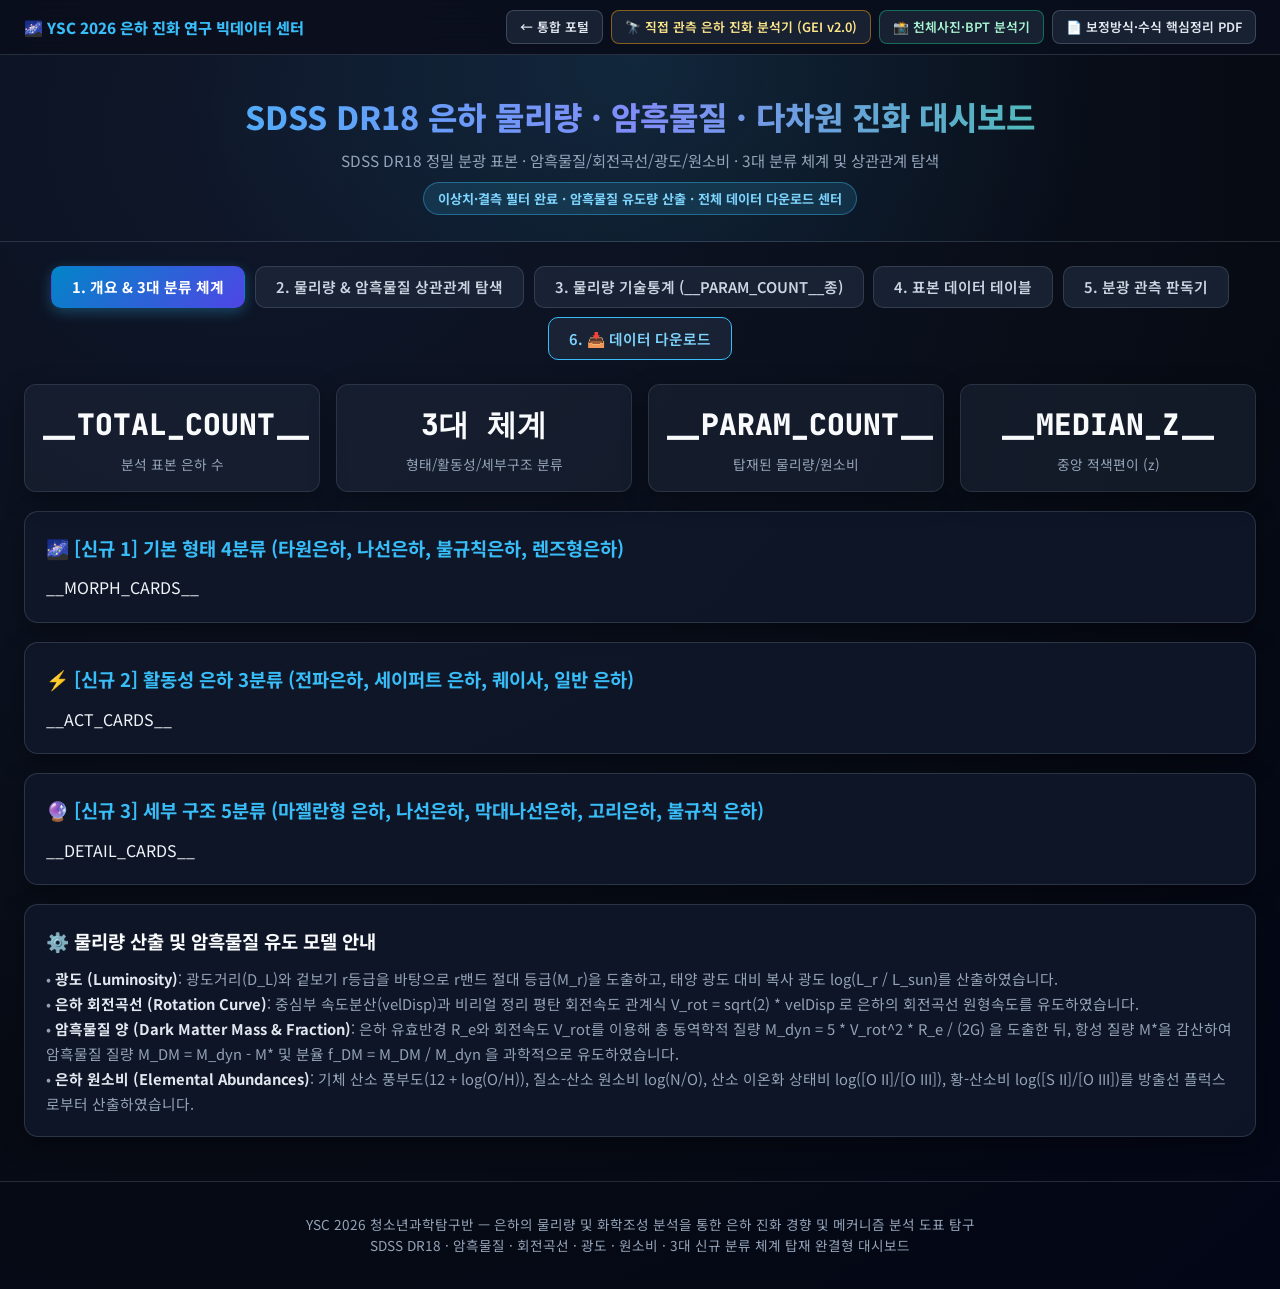
<file: dashboard_template.html>
<!DOCTYPE html>
<html lang="ko">
<head>
<meta charset="UTF-8">
<meta name="viewport" content="width=device-width, initial-scale=1.0">
<title>YSC 은하 물리량 & 암흑물질 & 다차원 진화 대시보드</title>
<script src="https://cdn.plot.ly/plotly-2.32.0.min.js"></script>
<link href="https://fonts.googleapis.com/css2?family=Noto+Sans+KR:wght@300;400;500;600;700;800&family=JetBrains+Mono:wght@400;600;700&display=swap" rel="stylesheet">
<style>
:root {
    --bg: #070b14;
    --card-bg: rgba(15, 23, 42, 0.88);
    --border-col: rgba(148, 163, 184, 0.22);
    --text: #f1f5f9;
    --muted: #94a3b8;
    --accent: #38bdf8;
}
*, *::before, *::after { box-sizing: border-box; margin: 0; padding: 0; }
body {
    background: radial-gradient(circle at 20% 10%, #0f172a 0%, #070b14 65%, #020617 100%);
    color: var(--text);
    font-family: 'Noto Sans KR', -apple-system, BlinkMacSystemFont, sans-serif;
    line-height: 1.6;
    overflow-x: hidden;
    min-height: 100vh;
}
.top-nav {
    background: rgba(10, 15, 29, 0.92);
    backdrop-filter: blur(12px);
    border-bottom: 1px solid var(--border-col);
    padding: 10px 24px;
    display: flex;
    justify-content: space-between;
    align-items: center;
    flex-wrap: wrap;
    gap: 10px;
    position: sticky;
    top: 0;
    z-index: 100;
}
.top-nav-links { display: flex; gap: 8px; flex-wrap: wrap; }
.nav-pill {
    padding: 6px 13px;
    border-radius: 8px;
    font-size: 0.8rem;
    font-weight: 600;
    text-decoration: none;
    background: rgba(30, 41, 59, 0.75);
    border: 1px solid rgba(148, 163, 184, 0.3);
    color: #e2e8f0;
    transition: all 0.18s;
}
.nav-pill:hover { background: #0284c7; color: #fff; border-color: #38bdf8; }
.hdr {
    text-align: center;
    padding: 2.2rem 1rem 1.6rem;
    border-bottom: 1px solid var(--border-col);
    background: radial-gradient(circle at 50% 0%, rgba(56, 189, 248, 0.12), transparent 70%);
}
.hdr h1 {
    font-size: 2.0rem;
    font-weight: 800;
    background: linear-gradient(90deg, #38bdf8, #818cf8, #34d399);
    -webkit-background-clip: text;
    -webkit-text-fill-color: transparent;
}
.hdr p { color: var(--muted); margin-top: .4rem; font-size: 0.96rem; }
.badge {
    display: inline-block;
    background: rgba(56, 189, 248, 0.14);
    color: #7dd3fc;
    padding: .3rem .9rem;
    border: 1px solid rgba(56, 189, 248, 0.4);
    border-radius: 999px;
    font-size: 0.82rem;
    margin-top: .6rem;
    font-weight: 700;
}
.container { max-width: 1440px; margin: 0 auto; padding: 1.5rem; }
.tabs { display: flex; gap: .6rem; flex-wrap: wrap; justify-content: center; margin-bottom: 1.5rem; }
.tab-btn {
    background: rgba(30, 41, 59, 0.75);
    border: 1px solid var(--border-col);
    color: #cbd5e1;
    padding: .6rem 1.25rem;
    border-radius: 10px;
    font-size: 0.92rem;
    font-weight: 600;
    cursor: pointer;
    transition: all .18s;
    font-family: inherit;
}
.tab-btn:hover { border-color: var(--accent); color: #fff; background: rgba(56, 189, 248, 0.15); }
.tab-btn.active { background: linear-gradient(135deg, #0284c7, #4f46e5); color: #fff; border-color: transparent; font-weight: 700; box-shadow: 0 4px 14px rgba(56, 189, 248, 0.3); }
.tab { display: none; } .tab.active { display: block; }
.glass { background: var(--card-bg); border: 1px solid var(--border-col); border-radius: 14px; padding: 1.3rem; margin-bottom: 1.2rem; box-shadow: 0 8px 24px rgba(0,0,0,0.35); }
.row { display: grid; gap: 1rem; }
.row-4 { grid-template-columns: repeat(auto-fit, minmax(220px, 1fr)); }
.row-5 { grid-template-columns: repeat(auto-fit, minmax(190px, 1fr)); }
.stat-card { text-align: center; padding: 1rem; border: 1px solid rgba(148, 163, 184, 0.18); border-radius: 12px; background: rgba(30, 41, 59, 0.5); }
.stat-card .val { font-size: 1.85rem; font-weight: 800; font-family: 'JetBrains Mono', monospace; color: #f8fafc; }
.stat-card .lbl { color: var(--muted); font-size: 0.86rem; margin-top: .3rem; }
.ctrls { display: flex; gap: 1rem; flex-wrap: wrap; margin-bottom: 1rem; }
.ctrl { flex: 1; min-width: 260px; }
.ctrl label { display: block; color: #cbd5e1; font-weight: 600; font-size: 0.85rem; margin-bottom: .35rem; }
select, input { width: 100%; padding: .55rem .75rem; border: 1px solid rgba(148, 163, 184, 0.35); border-radius: 8px; background: #0f172a; color: #f8fafc; font-family: inherit; font-size: 0.9rem; outline: none; }
select:focus, input:focus { border-color: var(--accent); }
.presets { display: flex; gap: .5rem; flex-wrap: wrap; margin-bottom: 1rem; }
.preset { background: rgba(30, 41, 59, 0.85); border: 1px solid rgba(148, 163, 184, 0.3); border-radius: 8px; color: #e2e8f0; padding: .42rem .85rem; cursor: pointer; font-family: inherit; font-size: 0.82rem; font-weight: 600; transition: all .15s; }
.preset:hover { background: #0284c7; color: #fff; border-color: var(--accent); }
#plot { height: 65vh; min-height: 520px; border: 1px solid var(--border-col); border-radius: 12px; background: rgba(15, 23, 42, 0.6); }
table { width: 100%; border-collapse: collapse; font-size: 0.86rem; }
th, td { text-align: left; padding: .6rem .8rem; border-bottom: 1px solid rgba(148, 163, 184, 0.15); }
th { color: #7dd3fc; font-weight: 700; border-bottom: 2px solid rgba(56, 189, 248, 0.4); position: sticky; top: 0; background: #0f172a; }
td { color: #cbd5e1; font-family: 'JetBrains Mono', 'Noto Sans KR', sans-serif; }
.type-badge { display: inline-block; padding: .15rem .55rem; border: 1px solid #38bdf8; border-radius: 999px; font-size: 0.78rem; font-weight: 600; }
.btn-dl { display: inline-block; background: linear-gradient(135deg, #0284c7, #4f46e5); color: #fff; font-weight: 700; font-size: 0.92rem; padding: .7rem 1.4rem; border: none; border-radius: 9px; cursor: pointer; text-decoration: none; font-family: inherit; margin: .4rem .4rem .4rem 0; transition: .2s; }
.btn-dl:hover { filter: brightness(1.12); transform: translateY(-1px); }
.btn-fast { background: linear-gradient(135deg, #059669, #0284c7); color: #fff; }
footer { text-align: center; padding: 2rem 1rem; color: var(--muted); font-size: 0.85rem; border-top: 1px solid var(--border-col); }
</style>
</head>
<body>

<nav class="top-nav">
    <div style="font-weight:800; color:#38bdf8; font-size:0.95rem;">🌌 YSC 2026 은하 진화 연구 빅데이터 센터</div>
    <div class="top-nav-links">
        <a href="index.html" class="nav-pill">← 통합 포털</a>
        <a href="observatory_analyzer_web.html" class="nav-pill" style="border-color:rgba(245,158,11,0.5); color:#fde68a;">🔭 직접 관측 은하 진화 분석기 (GEI v2.0)</a>
        <a href="galaxy_analyzer_web.html" class="nav-pill" style="border-color:rgba(16,185,129,0.5); color:#a7f3d0;">📸 천체사진·BPT 분석기</a>
        <a href="은하진화연구_보정방식_수식_및_방법론_핵심정리.pdf" target="_blank" class="nav-pill">📄 보정방식·수식 핵심정리 PDF</a>
    </div>
</nav>

<div class="hdr">
<h1>SDSS DR18 은하 물리량 · 암흑물질 · 다차원 진화 대시보드</h1>
<p>SDSS DR18 정밀 분광 표본 &middot; 암흑물질/회전곡선/광도/원소비 &middot; 3대 분류 체계 및 상관관계 탐색</p>
<span class="badge">이상치·결측 필터 완료 &middot; 암흑물질 유도량 산출 &middot; 전체 데이터 다운로드 센터</span>
</div>

<div class="container">
<div class="tabs">
<button class="tab-btn active" onclick="openTab('overview')">1. 개요 & 3대 분류 체계</button>
<button class="tab-btn" onclick="openTab('explore')">2. 물리량 & 암흑물질 상관관계 탐색</button>
<button class="tab-btn" onclick="openTab('stats')">3. 물리량 기술통계 (__PARAM_COUNT__종)</button>
<button class="tab-btn" onclick="openTab('data_table')">4. 표본 데이터 테이블</button>
<button class="tab-btn" onclick="openTab('validate')">5. 분광 관측 판독기</button>
<button class="tab-btn" onclick="openTab('download')" style="border-color:#38bdf8;color:#7dd3fc;">6. 📥 데이터 다운로드</button>
</div>

<!-- ══ TAB: 개요 ══ -->
<div id="overview" class="tab active">
<div class="row row-4">
<div class="glass stat-card"><div class="val">__TOTAL_COUNT__</div><div class="lbl">분석 표본 은하 수</div></div>
<div class="glass stat-card"><div class="val">3대 체계</div><div class="lbl">형태/활동성/세부구조 분류</div></div>
<div class="glass stat-card"><div class="val">__PARAM_COUNT__</div><div class="lbl">탑재된 물리량/원소비</div></div>
<div class="glass stat-card"><div class="val">__MEDIAN_Z__</div><div class="lbl">중앙 적색편이 (z)</div></div>
</div>

<!-- 1. 기본 형태 4분류 -->
<div class="glass">
<h3 style="color:#38bdf8;margin-bottom:.8rem">&#127756; [신규 1] 기본 형태 4분류 (타원은하, 나선은하, 불규칙은하, 렌즈형은하)</h3>
<div class="row row-4">
__MORPH_CARDS__
</div></div>

<!-- 2. 활동성 은하 3분류 -->
<div class="glass">
<h3 style="color:#38bdf8;margin-bottom:.8rem">&#9889; [신규 2] 활동성 은하 3분류 (전파은하, 세이퍼트 은하, 퀘이사, 일반 은하)</h3>
<div class="row row-4">
__ACT_CARDS__
</div></div>

<!-- 3. 세부 구조 5분류 -->
<div class="glass">
<h3 style="color:#38bdf8;margin-bottom:.8rem">&#128302; [신규 3] 세부 구조 5분류 (마젤란형 은하, 나선은하, 막대나선은하, 고리은하, 불규칙 은하)</h3>
<div class="row row-5">
__DETAIL_CARDS__
</div></div>

<div class="glass">
<h3 style="color:#f8fafc;margin-bottom:.6rem">&#9881;&#65039; 물리량 산출 및 암흑물질 유도 모델 안내</h3>
<p style="color:#94a3b8;font-size:0.92rem;line-height:1.7">
&bull; <strong style="color:#e2e8f0">광도 (Luminosity)</strong>: 광도거리(D_L)와 겉보기 r등급을 바탕으로 r밴드 절대 등급(M_r)을 도출하고, 태양 광도 대비 복사 광도 log(L_r / L_sun)를 산출하였습니다.<br>
&bull; <strong style="color:#e2e8f0">은하 회전곡선 (Rotation Curve)</strong>: 중심부 속도분산(velDisp)과 비리얼 정리 평탄 회전속도 관계식 V_rot = sqrt(2) * velDisp 로 은하의 회전곡선 원형속도를 유도하였습니다.<br>
&bull; <strong style="color:#e2e8f0">암흑물질 양 (Dark Matter Mass & Fraction)</strong>: 은하 유효반경 R_e와 회전속도 V_rot를 이용해 총 동역학적 질량 M_dyn = 5 * V_rot^2 * R_e / (2G) 을 도출한 뒤, 항성 질량 M*을 감산하여 암흑물질 질량 M_DM = M_dyn - M* 및 분율 f_DM = M_DM / M_dyn 을 과학적으로 유도하였습니다.<br>
&bull; <strong style="color:#e2e8f0">은하 원소비 (Elemental Abundances)</strong>: 기체 산소 풍부도(12 + log(O/H)), 질소-산소 원소비 log(N/O), 산소 이온화 상태비 log([O II]/[O III]), 황-산소비 log([S II]/[O III])를 방출선 플럭스로부터 산출하였습니다.
</p>
</div>
</div>

<!-- ══ TAB: 탐색 ══ -->
<div id="explore" class="tab">
<div class="glass">
<div class="ctrls">
<div class="ctrl"><label>X축 물리량</label><select id="x-var"></select></div>
<div class="ctrl"><label>Y축 물리량</label><select id="y-var"></select></div>
<div class="ctrl"><label>색상(Color) 기준 (3대 신규 분류 또는 물리량)</label><select id="c-var"></select></div>
</div>
<div class="presets">
<strong style="color:#38bdf8;align-self:center;margin-right:4px;font-size:0.85rem;">탐색 프리셋:</strong>
<button class="preset" onclick="setPreset('ms')">1. 은하 주계열 (질량 vs SFR)</button>
<button class="preset" onclick="setPreset('bpt')">2. BPT 진단도 (NII/Ha vs OIII/Hb)</button>
<button class="preset" onclick="setPreset('dm')">3. 암흑물질 분율 vs 항성 질량</button>
<button class="preset" onclick="setPreset('rot')">4. 은하 회전속도 vs 질량 (Tully-Fisher)</button>
<button class="preset" onclick="setPreset('lum')">5. 질량-광도 관계 (Mass vs Luminosity)</button>
<button class="preset" onclick="setPreset('no')">6. 질소-산소 원소비 (log(N/O) vs O/H)</button>
<button class="preset" onclick="setPreset('cm')">7. 색-질량 도표 (u-r vs Mass)</button>
<button class="preset" onclick="setPreset('dyn')">8. 동역학 질량 vs 항성 질량</button>
<button class="preset" onclick="setPreset('d4000')">9. D4000 별나이 vs 금속성</button>
<button class="preset" onclick="setPreset('flux')">10. Hα vs [OIII] 방출선 플럭스</button>
</div>
<div id="plot"></div>
</div>
</div>

<!-- ══ TAB: 통계 ══ -->
<div id="stats" class="tab">
<div class="glass">
<h3 style="color:#fff;margin-bottom:.8rem">전체 __PARAM_COUNT__개 핵심 물리량 기술통계 명세표 (오차값 제외 완료)</h3>
<div style="overflow-x:auto; max-height: 650px; overflow-y: auto;">
<table>
<thead>
<tr><th>물리량 변수명</th><th>천문학적 설명</th><th>평균 (Mean)</th><th>중앙값 (Median)</th><th>표준편차 (Std)</th><th>최소 (Min)</th><th>최대 (Max)</th><th>표본 수</th></tr>
</thead>
<tbody>
__STATS_ROWS__
</tbody>
</table></div></div></div>

<!-- ══ TAB: 데이터 표 ══ -->
<div id="data_table" class="tab">
<div class="glass">
<h3 style="color:#f8fafc;margin-bottom:1rem">대표 표본 데이터 목록 (Sample Data Viewer)</h3>
<div style="overflow-x:auto; max-height: 600px; overflow-y: auto;">
<table id="galaxy_table">
<thead>
<tr>
<th>기본 형태</th>
<th>활동성</th>
<th>세부 구조</th>
<th>적색편이 (z)</th>
<th>항성질량 (log M*)</th>
<th>동역학질량 (log M_dyn)</th>
<th>회전속도 (V_rot)</th>
<th>암흑물질분율 (f_DM)</th>
<th>광도 (log L)</th>
<th>산소원소비 (O/H)</th>
<th>N/O 원소비</th>
</tr>
</thead>
<tbody id="galaxy_table_body">
</tbody>
</table>
</div>
</div>
</div>

<!-- ══ TAB: 판독기 ══ -->
<div id="validate" class="tab">
<div class="glass">
<h3 style="color:#f8fafc;margin-bottom:.6rem">은하 분광 관측값 판독기</h3>
<p style="color:#94a3b8;margin-bottom:1rem">방출선 플럭스를 입력하면 BPT 분류, 산소 금속성, Balmer Decrement 먼지 소광을 자동 연산합니다.</p>
<div class="ctrls">
<div class="ctrl"><label>H-alpha Flux (6563Å)</label><input type="number" id="ha" step="any" placeholder="예: 125.4" value="125.4"></div>
<div class="ctrl"><label>H-beta Flux (4861Å)</label><input type="number" id="hb" step="any" placeholder="예: 38.2" value="38.2"></div>
<div class="ctrl"><label>[OIII] 5007Å Flux</label><input type="number" id="oiii" step="any" placeholder="예: 42.1" value="42.1"></div>
<div class="ctrl"><label>[NII] 6584Å Flux</label><input type="number" id="nii" step="any" placeholder="예: 48.7" value="48.7"></div>
</div>
<button class="preset" style="border-color:#38bdf8;color:#38bdf8;font-size:0.95rem;padding:.6rem 1.8rem;font-weight:700" onclick="doValidate()">판독 가동</button>
<div id="val-result" style="display:none;margin-top:1.2rem">
<div class="row row-4">
<div class="glass stat-card"><div class="val" id="r-bpt">-</div><div class="lbl">BPT 이온화 분류</div></div>
<div class="glass stat-card"><div class="val" id="r-oh">-</div><div class="lbl">금속성 (12+log O/H)</div></div>
<div class="glass stat-card"><div class="val" id="r-ebv">-</div><div class="lbl">먼지 소광 E(B-V)</div></div>
<div class="glass stat-card"><div class="val" id="r-type">-</div><div class="lbl">에너지원 기원</div></div>
</div>
<div id="val-plot" style="height:380px;margin-top:1rem;border:1px solid #1e293b;border-radius:10px;background:#0a0f1d;overflow:hidden"></div>
</div>
</div>
</div>

<!-- ══ TAB: 다운로드 센터 ══ -->
<div id="download" class="tab">
<div class="glass">
<h2 style="color:#38bdf8;margin-bottom:1rem">&#128229; 은하계 데이터 파일 초고속 다운로드 센터</h2>
<p style="color:#cbd5e1;font-size:0.95rem;margin-bottom:1.5rem">
모든 은하 데이터셋(55,000개 전체 및 10,000개 표본)을 <strong>초대형 통합 엑셀(.xlsx)</strong>, <strong>초대형 JSON(.json)</strong>, <strong>마스터 CSV(.csv)</strong>, <strong>초고속 압축 패키지(.zip)</strong> 형태로 1초 만에 즉시 다운로드할 수 있습니다.
</p>

<div style="display:grid; gap:1.2rem; grid-template-columns: repeat(auto-fit, minmax(300px, 1fr));">
    <div class="glass stat-card" style="text-align:left; padding:1.4rem; border:1px solid rgba(34,197,94,0.4);">
        <h3 style="color:#4ade80; margin-bottom:.5rem;">📊 [추천 1] 초대형 통합 엑셀 파일 (.xlsx)</h3>
        <p style="color:#94a3b8; font-size:0.88rem; margin-bottom:1rem;">
            전체 55,000개 은하의 모든 물리량(광도, 회전곡선, 암흑물질, 원소비, 3대 분류 등 49개 컬럼)이 완벽 정리된 정품 엑셀 파일 (19.2 MB).
        </p>
        <a class="btn-dl btn-fast" href="galaxy_master_complete_all.xlsx" download="galaxy_master_complete_all.xlsx">⚡ 초대형 엑셀 (.xlsx) 즉시 받기</a>
    </div>

    <div class="glass stat-card" style="text-align:left; padding:1.4rem; border:1px solid rgba(234,179,8,0.4);">
        <h3 style="color:#facc15; margin-bottom:.5rem;">⚡ [추천 2] 초대형 통합 JSON 파일 (.json)</h3>
        <p style="color:#94a3b8; font-size:0.88rem; margin-bottom:1rem;">
            모든 55,000개 은하 데이터를 담고 있는 고속 파싱용 대형 JSON 파일 (42.7 MB). Python 및 Web 연구 분석에 최적화되어 있습니다.
        </p>
        <a class="btn-dl btn-fast" href="galaxy_master_complete_all.json" download="galaxy_master_complete_all.json">⚡ 초대형 JSON (.json) 즉시 받기</a>
    </div>

    <div class="glass stat-card" style="text-align:left; padding:1.4rem; border:1px solid rgba(56,189,248,0.4);">
        <h3 style="color:#38bdf8; margin-bottom:.5rem;">📦 [초고속] 통합 압축 패키지 (.zip)</h3>
        <p style="color:#94a3b8; font-size:0.88rem; margin-bottom:1rem;">
            초대형 엑셀(.xlsx) + 초대형 JSON(.json) + 마스터 CSV(.csv) + 물리량 명세서(MD)가 모두 하나로 압축된 패키지 (34.2 MB).
        </p>
        <a class="btn-dl btn-fast" href="galaxy_master_complete_all.zip" download="galaxy_master_complete_all.zip">⚡ 초고속 ZIP 전체 패키지 받기</a>
    </div>

    <div class="glass stat-card" style="text-align:left; padding:1.4rem; border:1px solid rgba(168,85,247,0.4);">
        <h3 style="color:#c084fc; margin-bottom:.5rem;">📁 마스터 데이터셋 전체 CSV (.csv)</h3>
        <p style="color:#94a3b8; font-size:0.88rem; margin-bottom:1rem;">
            SDSS 55,000개 은하 전체 표본 및 49개 파라미터가 수록된 단일 CSV 파일 (26.5 MB).
        </p>
        <a class="btn-dl" href="galaxy_master_complete_all.csv" download="galaxy_master_complete_all.csv">📥 마스터 CSV 다운로드</a>
    </div>

    <div class="glass stat-card" style="text-align:left; padding:1.4rem; border:1px dashed rgba(56,189,248,0.5);">
        <h3 style="color:#38bdf8; margin-bottom:.5rem;">🚀 브라우저 메모리 즉시 추출 (10,000개 표본)</h3>
        <p style="color:#94a3b8; font-size:0.88rem; margin-bottom:1rem;">
            서버 통신 없이 현재 대시보드 브라우저 메모리에서 0.1초 만에 Blob 객체로 생성하여 다운로드합니다.
        </p>
        <button class="btn-dl" onclick="downloadSampleJSON()">⚡ 표본 JSON 즉시 추출</button>
        <button class="btn-dl" onclick="downloadSampleCSV()">⚡ 표본 CSV 즉시 추출</button>
    </div>
</div>

<div style="margin-top:1.5rem; padding:1.2rem; border:1px solid #1e293b; border-radius:10px; background:rgba(15,23,42,0.6);">
    <h4 style="color:#38bdf8; margin-bottom:.5rem;">💡 다운로드 최적화 안내</h4>
    <p style="color:#94a3b8; font-size:0.88rem;">
    &bull; 모든 대형 파일(엑셀 19.2MB, JSON 42.7MB, ZIP 34.2MB, CSV 26.5MB)은 정적 CDN 서버에 사전 빌드되어 있어 <strong>클릭 즉시 최고 속도로 다운로드</strong>가 시작됩니다.<br>
    &bull; 엑셀 파일은 Excel 2016, 2019, 2021 및 Microsoft 365, 한셀에서 즉시 더블클릭하여 열람하실 수 있습니다.
    </p>
</div>
</div>
</div>

</div>

<footer>
YSC 2026 청소년과학탐구반 &mdash; 은하의 물리량 및 화학조성 분석을 통한 은하 진화 경향 및 메커니즘 분석 도표 탐구<br>
SDSS DR18 &middot; 암흑물질 &middot; 회전곡선 &middot; 광도 &middot; 원소비 &middot; 3대 신규 분류 체계 탑재 완결형 대시보드
</footer>

<script>
// ═══ Embedded real data ═══
const DATA = __DATA__;

// ═══ Variable definitions ═══
const VARS = __VARS__;
const CATS = __CATS__;

// ═══ Init selects ═══
const xs = document.getElementById('x-var'), ys = document.getElementById('y-var'), cs = document.getElementById('c-var');
Object.entries(VARS).forEach(function(pair) {
    xs.add(new Option(pair[1], pair[0]));
    ys.add(new Option(pair[1], pair[0]));
});

const optGroupCat = document.createElement('optgroup');
optGroupCat.label = "── 은하 분류 체계 (색상 그룹) ──";
Object.entries(CATS).forEach(function(pair) {
    optGroupCat.appendChild(new Option(pair[1], pair[0]));
});
cs.appendChild(optGroupCat);

const optGroupNum = document.createElement('optgroup');
optGroupNum.label = "── 연속 물리량 (컬러바 스케일) ──";
Object.entries(VARS).forEach(function(pair) {
    optGroupNum.appendChild(new Option(pair[1], pair[0]));
});
cs.appendChild(optGroupNum);

xs.value = 'lgm_tot_p50';
ys.value = 'sfr_tot_p50';
cs.value = 'class_morphology';

// ═══ Populate Table ═══
const tbody = document.getElementById('galaxy_table_body');
DATA.slice(0, 100).forEach(function(d) {
    const tr = document.createElement('tr');
    tr.innerHTML = '<td><span style="color:#38bdf8">' + (d.class_morphology || '-') + '</span></td>' +
        '<td><span style="color:#a855f7">' + (d.class_activity || '-') + '</span></td>' +
        '<td><span style="color:#10b981">' + (d.class_detail || '-') + '</span></td>' +
        '<td>' + (d.z !== null && d.z !== undefined ? d.z.toFixed(4) : '-') + '</td>' +
        '<td>' + (d.lgm_tot_p50 !== null && d.lgm_tot_p50 !== undefined ? d.lgm_tot_p50.toFixed(2) : '-') + '</td>' +
        '<td>' + (d.log_dyn_mass !== null && d.log_dyn_mass !== undefined ? d.log_dyn_mass.toFixed(2) : '-') + '</td>' +
        '<td>' + (d.v_rot !== null && d.v_rot !== undefined ? d.v_rot.toFixed(1) : '-') + '</td>' +
        '<td>' + (d.dark_matter_fraction !== null && d.dark_matter_fraction !== undefined ? (d.dark_matter_fraction * 100).toFixed(1) + '%' : '-') + '</td>' +
        '<td>' + (d.log_luminosity_r !== null && d.log_luminosity_r !== undefined ? d.log_luminosity_r.toFixed(2) : '-') + '</td>' +
        '<td>' + (d.oh_p50 !== null && d.oh_p50 !== undefined ? d.oh_p50.toFixed(2) : '-') + '</td>' +
        '<td>' + (d.log_n_o !== null && d.log_n_o !== undefined ? d.log_n_o.toFixed(2) : '-') + '</td>';
    tbody.appendChild(tr);
});

// ═══ Helper: Valid physical value check (filters SDSS -9999 sentinel & extreme glitches) ═══
function isValidVal(key, val) {
    if (val === null || val === undefined || Number.isNaN(val)) return false;
    if (val < -900) return false;
    if (key && key.includes('flux') && (val <= 0 || val > 50000)) return false;
    if (key === 'color_u_r' && (val < -1 || val > 6)) return false;
    if ((key === 'log_n_o' || key === 'log_oii_oiii' || key === 'log_s_o' || key === 'log_nii_ha' || key === 'log_oiii_hb') && (val < -4 || val > 4)) return false;
    return true;
}

// ═══ Draw plot ═══
function draw() {
    const xk = xs.value, yk = ys.value, ck = cs.value;
    const validRows = DATA.filter(function(d) {
        return isValidVal(xk, d[xk]) && isValidVal(yk, d[yk]) && (CATS[ck] ? d[ck] != null : isValidVal(ck, d[ck]));
    });
    let traces;
    if (CATS[ck]) {
        const groups = [...new Set(validRows.map(function(d) { return d[ck]; }).filter(function(v) { return v != null; }))];
        const palette = ['#38bdf8', '#f43f5e', '#10b981', '#f59e0b', '#a855f7', '#06b6d4', '#ec4899', '#84cc16', '#6366f1', '#14b8a6'];
        traces = groups.map(function(g, i) {
            const sub = validRows.filter(function(d) { return d[ck] === g; });
            return {
                x: sub.map(function(d) { return d[xk]; }),
                y: sub.map(function(d) { return d[yk]; }),
                mode: 'markers',
                name: g.split(' (')[0],
                marker: { size: 4.5, opacity: 0.68, color: palette[i % palette.length] },
                type: 'scattergl'
            };
        });
    } else {
        traces = [{
            x: validRows.map(function(d) { return d[xk]; }),
            y: validRows.map(function(d) { return d[yk]; }),
            mode: 'markers',
            type: 'scattergl',
            marker: {
                size: 4.5,
                opacity: 0.7,
                color: validRows.map(function(d) { return d[ck]; }),
                colorscale: 'Viridis',
                showscale: true,
                colorbar: {
                    title: { text: (VARS[ck] || ck).split(' - ')[0], font: { color: '#cbd5e1', size: 11 } },
                    tickfont: { color: '#94a3b8', size: 10 }
                }
            }
        }];
    }
    const layout = {
        xaxis: { title: { text: VARS[xk] || xk, font: { color: '#cbd5e1', size: 12 } }, gridcolor: '#1e293b', zerolinecolor: '#334155', color: '#94a3b8' },
        yaxis: { title: { text: VARS[yk] || yk, font: { color: '#cbd5e1', size: 12 } }, gridcolor: '#1e293b', zerolinecolor: '#334155', color: '#94a3b8' },
        paper_bgcolor: 'rgba(0,0,0,0)',
        plot_bgcolor: '#0a0f1d',
        font: { color: '#e2e8f0', family: 'Noto Sans KR, sans-serif', size: 12 },
        margin: { t: 28, b: 55, l: 65, r: 24 },
        hovermode: 'closest',
        legend: { font: { color: '#e2e8f0', size: 11 }, bgcolor: 'rgba(15,23,42,0.75)', bordercolor: '#1e293b', borderwidth: 1 }
    };
    Plotly.newPlot('plot', traces, layout, { responsive: true, displayModeBar: true });
}
xs.onchange = ys.onchange = cs.onchange = draw;

function setPreset(p) {
    if (p === 'ms') { xs.value = 'lgm_tot_p50'; ys.value = 'sfr_tot_p50'; cs.value = 'class_morphology'; }
    if (p === 'bpt') { xs.value = 'log_nii_ha'; ys.value = 'log_oiii_hb'; cs.value = 'class_activity'; }
    if (p === 'dm') { xs.value = 'lgm_tot_p50'; ys.value = 'dark_matter_fraction'; cs.value = 'class_morphology'; }
    if (p === 'rot') { xs.value = 'lgm_tot_p50'; ys.value = 'v_rot'; cs.value = 'class_detail'; }
    if (p === 'lum') { xs.value = 'lgm_tot_p50'; ys.value = 'log_luminosity_r'; cs.value = 'class_morphology'; }
    if (p === 'no') { xs.value = 'oh_p50'; ys.value = 'log_n_o'; cs.value = 'class_activity'; }
    if (p === 'cm') { xs.value = 'lgm_tot_p50'; ys.value = 'color_u_r'; cs.value = 'class_morphology'; }
    if (p === 'dyn') { xs.value = 'lgm_tot_p50'; ys.value = 'log_dyn_mass'; cs.value = 'class_morphology'; }
    if (p === 'd4000') { xs.value = 'oh_p50'; ys.value = 'd4000_n'; cs.value = 'class_morphology'; }
    if (p === 'flux') { xs.value = 'h_alpha_flux'; ys.value = 'oiii_5007_flux'; cs.value = 'class_activity'; }
    draw();
}

// ═══ Tabs (Robust & Bug-free) ═══
function openTab(id) {
    document.querySelectorAll('.tab').forEach(function(t) { t.classList.remove('active'); });
    document.querySelectorAll('.tab-btn').forEach(function(b) { b.classList.remove('active'); });
    const target = document.getElementById(id);
    if (target) target.classList.add('active');
    document.querySelectorAll('.tab-btn').forEach(function(b) {
        const oc = b.getAttribute('onclick');
        if (oc && oc.includes("'" + id + "'")) b.classList.add('active');
    });
    if (id === 'explore') setTimeout(draw, 100);
}

// ═══ Validate ═══
function doValidate() {
    const ha = +document.getElementById('ha').value, hb = +document.getElementById('hb').value;
    const oiii = +document.getElementById('oiii').value, nii = +document.getElementById('nii').value;
    if (!ha || !hb || !oiii || !nii) { alert('모든 방출선 플럭스 값을 입력해 주세요.'); return; }
    const lnha = Math.log10(nii / ha), lohb = Math.log10(oiii / hb);
    let bpt = 'Unknown';
    if (lnha >= 0.05) {
        bpt = lohb > 0.5 ? '세이퍼트 (Seyfert AGN)' : '라이너 (LINER/Shock)';
    } else {
        const k = 0.61 / (lnha - 0.05) + 1.3;
        bpt = lohb < k ? '정상 별생성 은하 (Star-forming)' : '복합형/활동은하핵 (Composite/AGN)';
    }
    const bd = ha / hb;
    const ebv = bd > 2.86 ? (1.086 * Math.log(bd / 2.86) / 1.16).toFixed(3) : '0.000';
    const oh = (8.90 + 0.57 * lnha).toFixed(2);
    document.getElementById('r-bpt').textContent = bpt;
    document.getElementById('r-oh').textContent = oh;
    document.getElementById('r-ebv').textContent = ebv;
    document.getElementById('r-type').textContent = bpt.includes('Star') ? '광이온화 (HII 영역)' : '중심 블랙홀 강착/충격파';
    document.getElementById('val-result').style.display = 'block';

    const validBpt = DATA.filter(function(d) {
        return isValidVal('log_nii_ha', d.log_nii_ha) && isValidVal('log_oiii_hb', d.log_oiii_hb);
    });
    const bgx = validBpt.map(function(d) { return d.log_nii_ha; });
    const bgy = validBpt.map(function(d) { return d.log_oiii_hb; });
    const kx = []; for (let x = -2; x <= 0.04; x += 0.02) kx.push(x);
    const ky1 = kx.map(function(x) { return x < 0.05 ? 0.61 / (x - 0.05) + 1.3 : null; });
    Plotly.newPlot('val-plot', [
        { x: bgx, y: bgy, mode: 'markers', marker: { size: 3.5, color: '#475569', opacity: 0.35 }, name: 'SDSS 표본', type: 'scattergl' },
        { x: kx, y: ky1, mode: 'lines', line: { color: '#38bdf8', dash: 'dash', width: 2.2 }, name: 'Kauffmann+03 경계선' },
        { x: [lnha], y: [lohb], mode: 'markers', marker: { size: 15, color: '#f43f5e', symbol: 'star', line: { color: '#fff', width: 1.5 } }, name: '입력 관측 타겟' }
    ], {
        xaxis: { title: 'log([NII] 6584 / Hα)', range: [-1.8, 0.8], gridcolor: '#1e293b', color: '#94a3b8' },
        yaxis: { title: 'log([OIII] 5007 / Hβ)', range: [-1.5, 1.6], gridcolor: '#1e293b', color: '#94a3b8' },
        paper_bgcolor: 'rgba(0,0,0,0)', plot_bgcolor: '#0a0f1d',
        font: { color: '#e2e8f0', family: 'Noto Sans KR, sans-serif', size: 12 },
        margin: { t: 24, b: 45, l: 55, r: 20 }, showlegend: true,
        legend: { font: { color: '#e2e8f0', size: 11 }, bgcolor: 'rgba(15,23,42,0.75)' }
    }, { responsive: true });
}

// ═══ Client-side Instant JSON Download ═══
function downloadSampleJSON() {
    if (!DATA || DATA.length === 0) {
        alert('데이터가 없습니다.');
        return;
    }
    const blob = new Blob([JSON.stringify(DATA, null, 2)], { type: 'application/json;charset=utf-8;' });
    const url = URL.createObjectURL(blob);
    const a = document.createElement("a");
    a.href = url;
    a.download = "galaxy_dashboard_sample_10000.json";
    document.body.appendChild(a);
    a.click();
    document.body.removeChild(a);
    URL.revokeObjectURL(url);
}

// ═══ Client-side Ultra-Fast CSV Download ═══
function downloadSampleCSV() {
    if (!DATA || DATA.length === 0) {
        alert('데이터가 없습니다.');
        return;
    }
    const headers = Object.keys(DATA[0]);
    const lines = ["\uFEFF" + headers.join(",")];
    for (let i = 0; i < DATA.length; i++) {
        const row = DATA[i];
        const line = headers.map(function(h) {
            const val = row[h];
            if (val === null || val === undefined) return "";
            if (typeof val === 'string' && val.includes(',')) return '"' + val + '"';
            return val;
        }).join(",");
        lines.push(line);
    }
    const blob = new Blob([lines.join("\n")], { type: 'text/csv;charset=utf-8;' });
    const url = URL.createObjectURL(blob);
    const a = document.createElement("a");
    a.href = url;
    a.download = "galaxy_dashboard_sample_10000.csv";
    document.body.appendChild(a);
    a.click();
    document.body.removeChild(a);
    URL.revokeObjectURL(url);
}

window.addEventListener('resize', function() {
    const plotEl = document.getElementById('plot');
    if (plotEl && plotEl.data) Plotly.Plots.resize(plotEl);
    const valEl = document.getElementById('val-plot');
    if (valEl && valEl.data) Plotly.Plots.resize(valEl);
});

// Initial draw
draw();
</script>
</body>
</html>
</file>
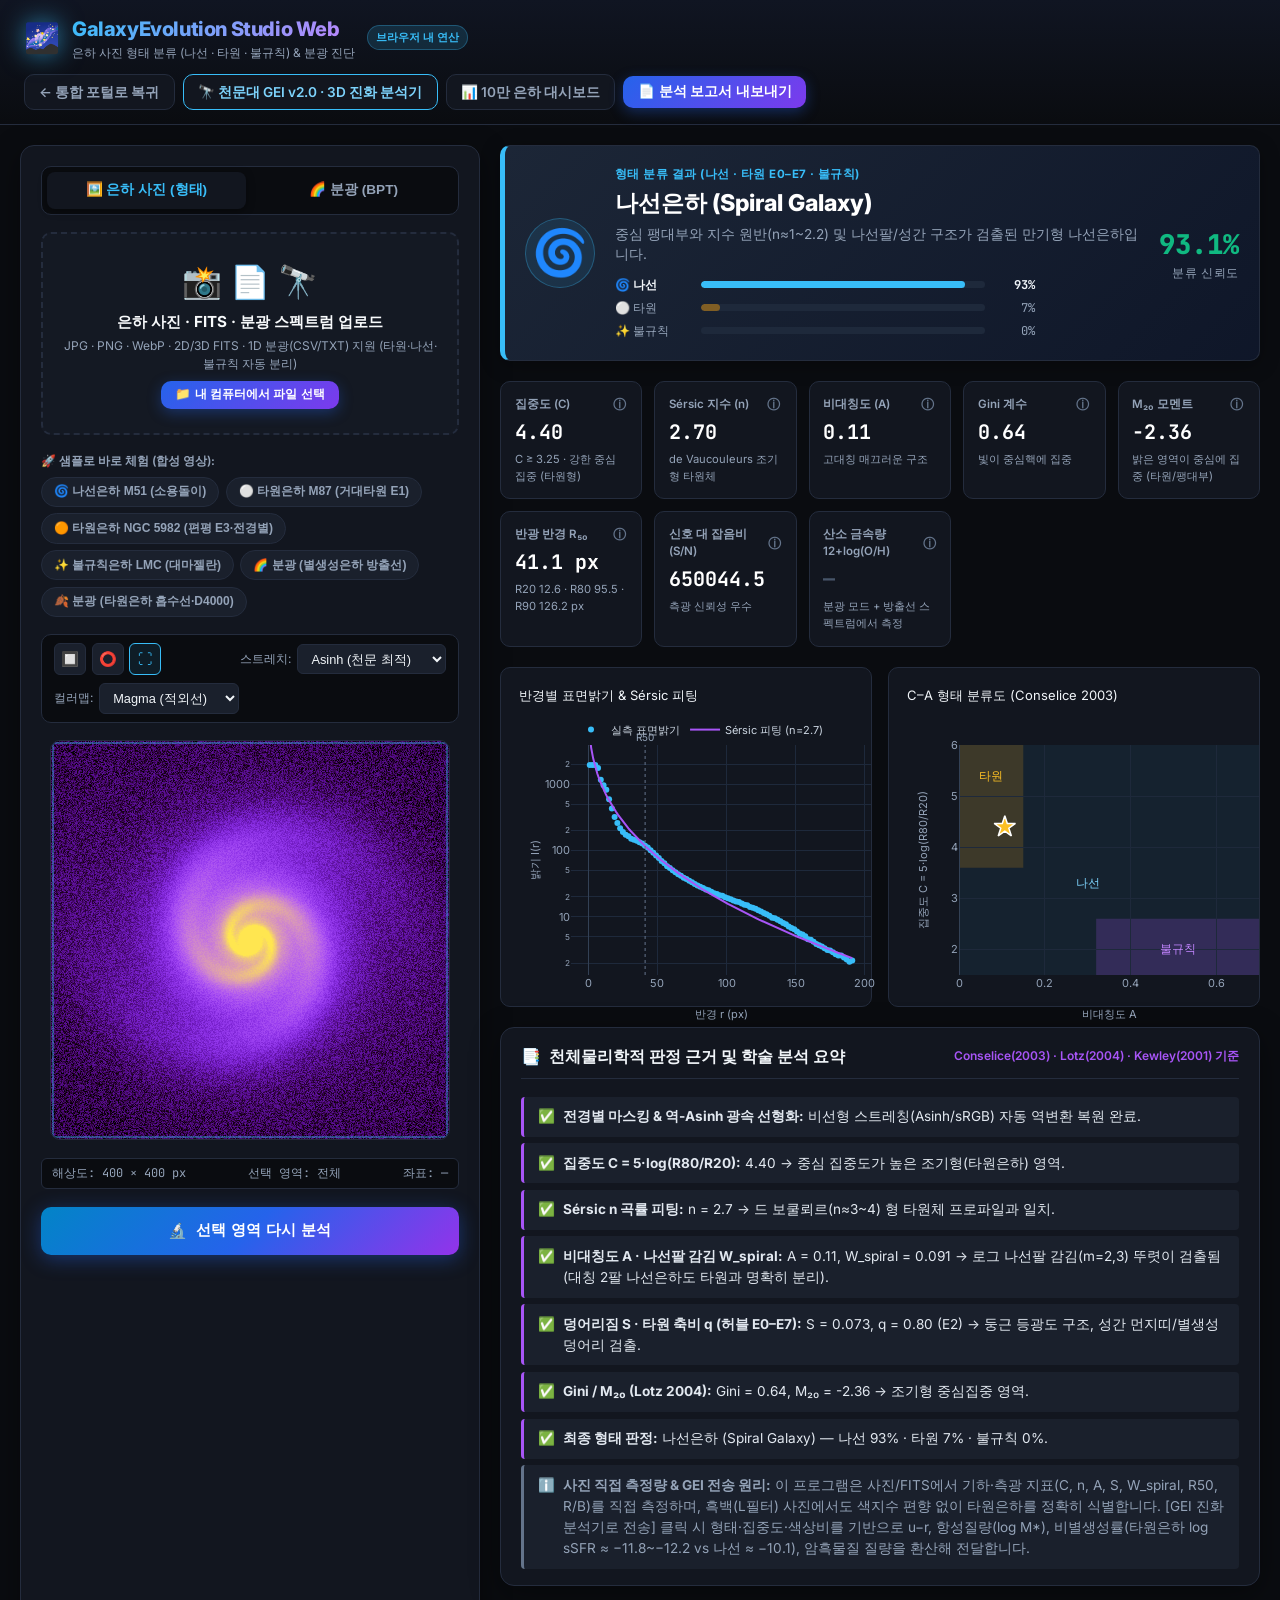
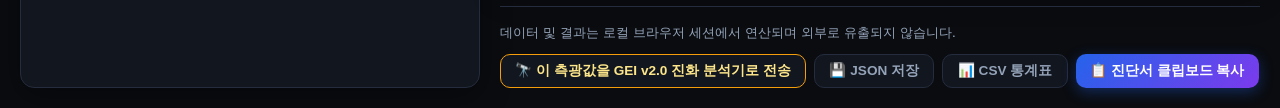
<file: galaxy_analyzer_web.html>
<!DOCTYPE html>
<html lang="ko">
<head>
    <meta charset="UTF-8">
    <meta name="viewport" content="width=device-width, initial-scale=1.0">
    <title>🌌 GalaxyEvolution Studio Web — 온라인 은하 사진 & 분광 정밀 분석기</title>
    <!-- Plotly.js CDN -->
    <script src="https://cdn.plot.ly/plotly-2.32.0.min.js"></script>
    <link href="https://fonts.googleapis.com/css2?family=Inter:wght@300;400;500;600;700;800&family=JetBrains+Mono:wght@400;500;700&display=swap" rel="stylesheet">
    <style>
        :root {
            --bg-dark: #0a0c10;
            --bg-card: #12161f;
            --bg-card-hover: #171d28;
            --bg-input: #1a202c;
            --border-color: #242c3d;
            --border-focus: #3b82f6;
            --text-main: #f1f5f9;
            --text-muted: #94a3b8;
            --accent-blue: #38bdf8;
            --accent-purple: #a855f7;
            --accent-emerald: #10b981;
            --accent-amber: #f59e0b;
            --accent-rose: #f43f5e;
            --radius-md: 10px;
            --radius-lg: 14px;
        }

        * {
            box-sizing: border-box;
            margin: 0;
            padding: 0;
        }

        body {
            font-family: 'Inter', -apple-system, BlinkMacSystemFont, sans-serif;
            background-color: var(--bg-dark);
            color: var(--text-main);
            line-height: 1.5;
            min-height: 100vh;
            display: flex;
            flex-direction: column;
        }

        /* ── Header ── */
        header {
            background: linear-gradient(180deg, #101522 0%, #0a0c10 100%);
            border-bottom: 1px solid var(--border-color);
            padding: 0.85rem 1.5rem;
            display: flex;
            align-items: center;
            justify-content: space-between;
            position: sticky;
            top: 0;
            z-index: 100;
        }

        .header-brand {
            display: flex;
            align-items: center;
            gap: 0.75rem;
        }

        .brand-icon {
            font-size: 1.8rem;
            filter: drop-shadow(0 0 12px rgba(56, 189, 248, 0.6));
        }

        .brand-title {
            font-size: 1.25rem;
            font-weight: 800;
            letter-spacing: -0.02em;
            background: linear-gradient(135deg, #38bdf8 0%, #c084fc 100%);
            -webkit-background-clip: text;
            -webkit-text-fill-color: transparent;
        }

        .brand-badge {
            font-size: 0.7rem;
            font-weight: 700;
            padding: 0.2rem 0.5rem;
            border-radius: 999px;
            background: rgba(56, 189, 248, 0.15);
            color: var(--accent-blue);
            border: 1px solid rgba(56, 189, 248, 0.3);
            text-transform: uppercase;
        }

        .header-nav {
            display: flex;
            align-items: center;
            gap: 0.75rem;
        }

        .nav-btn {
            background: var(--bg-card);
            border: 1px solid var(--border-color);
            color: var(--text-muted);
            padding: 0.45rem 0.9rem;
            border-radius: var(--radius-md);
            font-size: 0.85rem;
            font-weight: 600;
            cursor: pointer;
            text-decoration: none;
            display: inline-flex;
            align-items: center;
            gap: 0.4rem;
            transition: all 0.2s;
        }

        .nav-btn:hover {
            color: var(--text-main);
            border-color: var(--accent-blue);
            background: var(--bg-card-hover);
        }

        .nav-btn.primary {
            background: linear-gradient(135deg, #2563eb, #7c3aed);
            color: #fff;
            border: none;
            box-shadow: 0 4px 14px rgba(37, 99, 235, 0.35);
        }

        .nav-btn.primary:hover {
            opacity: 0.95;
            box-shadow: 0 6px 20px rgba(37, 99, 235, 0.5);
        }

        /* ── Main Layout ── */
        .workspace-container {
            display: grid;
            grid-template-columns: 460px minmax(0, 1fr);
            gap: 1.25rem;
            padding: 1.25rem;
            max-width: 1700px;
            margin: 0 auto;
            width: 100%;
            flex: 1;
        }
        .workspace-container > *, .results-grid, .two-charts-row > *, .chart-box {
            min-width: 0;
        }

        @media (max-width: 1200px) {
            .workspace-container {
                grid-template-columns: 1fr;
            }
        }

        /* ── Card Styling ── */
        .panel-card {
            background: var(--bg-card);
            border: 1px solid var(--border-color);
            border-radius: var(--radius-lg);
            padding: 1.25rem;
            display: flex;
            flex-direction: column;
            gap: 1.1rem;
            box-shadow: 0 8px 30px rgba(0, 0, 0, 0.4);
            overflow: hidden;
        }

        .panel-card-title {
            font-size: 1rem;
            font-weight: 700;
            display: flex;
            align-items: center;
            justify-content: space-between;
            flex-wrap: wrap;
            gap: 0.5rem;
            color: var(--text-main);
            border-bottom: 1px solid var(--border-color);
            padding-bottom: 0.65rem;
        }

        .panel-card-title span.title-left {
            display: flex;
            align-items: center;
            gap: 0.5rem;
        }

        /* ── Mode Switch Tabs ── */
        .mode-tabs {
            display: grid;
            grid-template-columns: 1fr 1fr;
            gap: 0.5rem;
            background: var(--bg-dark);
            padding: 0.3rem;
            border-radius: var(--radius-md);
            border: 1px solid var(--border-color);
        }

        .mode-tab-btn {
            background: transparent;
            border: none;
            color: var(--text-muted);
            padding: 0.6rem 0.5rem;
            font-size: 0.85rem;
            font-weight: 600;
            border-radius: 8px;
            cursor: pointer;
            display: flex;
            align-items: center;
            justify-content: center;
            gap: 0.4rem;
            transition: all 0.2s;
        }

        .mode-tab-btn.active {
            background: var(--bg-card);
            color: var(--accent-blue);
            box-shadow: 0 2px 8px rgba(0, 0, 0, 0.4);
        }

        /* ── Dropzone & Controls ── */
        .upload-dropzone {
            border: 2px dashed var(--border-color);
            border-radius: var(--radius-md);
            padding: 1.5rem 1rem;
            text-align: center;
            cursor: pointer;
            background: rgba(26, 32, 44, 0.4);
            transition: all 0.2s;
            position: relative;
        }

        .upload-dropzone:hover, .upload-dropzone.dragover {
            border-color: var(--accent-blue);
            background: rgba(56, 189, 248, 0.05);
        }

        .upload-dropzone input[type="file"] {
            position: absolute;
            top: 0; left: 0; width: 100%; height: 100%;
            opacity: 0;
            cursor: pointer;
        }

        .sample-presets {
            display: flex;
            flex-wrap: wrap;
            gap: 0.4rem;
        }

        .preset-chip {
            background: var(--bg-input);
            border: 1px solid var(--border-color);
            color: var(--text-muted);
            padding: 0.35rem 0.75rem;
            font-size: 0.75rem;
            font-weight: 600;
            border-radius: 999px;
            cursor: pointer;
            transition: all 0.15s;
        }

        .preset-chip:hover {
            border-color: var(--accent-purple);
            color: #fff;
            background: rgba(168, 85, 247, 0.15);
        }

        /* ── Viewer Viewport & Tools ── */
        .viewer-toolbar {
            display: flex;
            align-items: center;
            justify-content: space-between;
            gap: 0.5rem;
            background: var(--bg-dark);
            border: 1px solid var(--border-color);
            border-radius: var(--radius-md);
            padding: 0.5rem 0.75rem;
            flex-wrap: wrap;
        }

        .tool-group {
            display: flex;
            align-items: center;
            gap: 0.35rem;
        }

        .tool-btn {
            background: var(--bg-input);
            border: 1px solid var(--border-color);
            color: var(--text-muted);
            width: 32px;
            height: 32px;
            border-radius: 6px;
            cursor: pointer;
            display: inline-flex;
            align-items: center;
            justify-content: center;
            font-size: 0.9rem;
            transition: all 0.15s;
        }

        .tool-btn:hover, .tool-btn.active {
            color: var(--accent-blue);
            border-color: var(--accent-blue);
            background: rgba(56, 189, 248, 0.1);
        }

        .tool-select {
            background: var(--bg-input);
            border: 1px solid var(--border-color);
            color: var(--text-main);
            padding: 0.35rem 0.6rem;
            border-radius: 6px;
            font-size: 0.8rem;
            outline: none;
        }

        .canvas-viewport {
            background: #000;
            border: 1px solid var(--border-color);
            border-radius: var(--radius-md);
            position: relative;
            overflow: hidden;
            width: 100%;
            max-width: 400px;
            aspect-ratio: 1 / 1;
            margin: 0 auto;
        }

        #imageCanvas {
            width: 100%;
            height: 100%;
            display: block;
            image-rendering: pixelated;
        }

        #overlayCanvas {
            position: absolute;
            top: 0;
            left: 0;
            width: 100%;
            height: 100%;
            cursor: crosshair;
        }

        .canvas-info-bar {
            font-family: 'JetBrains Mono', monospace;
            font-size: 0.75rem;
            color: var(--text-muted);
            display: flex;
            flex-wrap: wrap;
            justify-content: space-between;
            gap: 0.2rem 0.75rem;
            padding: 0.35rem 0.6rem;
            background: var(--bg-dark);
            border-radius: 6px;
            border: 1px solid var(--border-color);
        }

        .action-run-btn {
            background: linear-gradient(135deg, #0284c7 0%, #2563eb 50%, #9333ea 100%);
            border: none;
            color: #fff;
            padding: 0.85rem;
            border-radius: var(--radius-md);
            font-size: 0.95rem;
            font-weight: 700;
            letter-spacing: 0.02em;
            cursor: pointer;
            box-shadow: 0 4px 20px rgba(37, 99, 235, 0.4);
            transition: all 0.2s;
            display: flex;
            align-items: center;
            justify-content: center;
            gap: 0.5rem;
        }

        .action-run-btn:hover {
            transform: translateY(-1px);
            box-shadow: 0 6px 25px rgba(37, 99, 235, 0.6);
        }

        /* ── Right Panel: Results & Scientific Diagnosis ── */
        .results-grid {
            display: flex;
            flex-direction: column;
            gap: 1.25rem;
        }

        /* Classification Hero Card */
        .hero-result-card {
            background: linear-gradient(135deg, rgba(30, 41, 59, 0.9) 0%, rgba(15, 23, 42, 0.95) 100%);
            border: 1px solid var(--border-color);
            border-left: 5px solid var(--accent-blue);
            border-radius: var(--radius-md);
            padding: 1.25rem;
            display: grid;
            grid-template-columns: auto 1fr auto;
            align-items: center;
            gap: 1.25rem;
            box-shadow: 0 4px 20px rgba(0, 0, 0, 0.3);
        }

        .galaxy-type-avatar {
            font-size: 2.8rem;
            width: 70px;
            height: 70px;
            display: flex;
            align-items: center;
            justify-content: center;
            border-radius: 50%;
            background: rgba(56, 189, 248, 0.1);
            border: 1px solid rgba(56, 189, 248, 0.3);
        }

        .galaxy-type-info h2 {
            font-size: 1.45rem;
            font-weight: 800;
            color: #fff;
            margin-bottom: 0.2rem;
        }

        .galaxy-type-info p {
            font-size: 0.85rem;
            color: var(--text-muted);
        }

        .confidence-pill {
            text-align: right;
        }

        .confidence-val {
            font-size: 1.7rem;
            font-weight: 800;
            font-family: 'JetBrains Mono', monospace;
            color: var(--accent-emerald);
        }

        .confidence-label {
            font-size: 0.75rem;
            text-transform: uppercase;
            letter-spacing: 0.05em;
            color: var(--text-muted);
        }

        /* Metric Grid */
        .metric-cards-grid {
            display: grid;
            grid-template-columns: repeat(auto-fit, minmax(140px, 1fr));
            gap: 0.75rem;
        }

        .metric-mini-card {
            background: var(--bg-card);
            border: 1px solid var(--border-color);
            border-radius: var(--radius-md);
            padding: 0.85rem;
            display: flex;
            flex-direction: column;
            gap: 0.25rem;
            transition: all 0.2s;
        }

        .metric-mini-card:hover {
            border-color: rgba(56, 189, 248, 0.5);
            background: var(--bg-card-hover);
        }

        .metric-label {
            font-size: 0.72rem;
            font-weight: 600;
            color: var(--text-muted);
            display: flex;
            align-items: center;
            justify-content: space-between;
        }

        .metric-value {
            font-size: 1.25rem;
            font-weight: 700;
            font-family: 'JetBrains Mono', monospace;
            color: #fff;
        }

        .metric-sub {
            font-size: 0.7rem;
            color: var(--text-muted);
        }

        /* Chart Panels */
        .chart-box {
            background: var(--bg-card);
            border: 1px solid var(--border-color);
            border-radius: var(--radius-md);
            padding: 0.85rem;
            min-height: 340px;
        }

        .two-charts-row {
            display: grid;
            grid-template-columns: 1fr 1fr;
            gap: 1rem;
        }

        @media (max-width: 900px) {
            .two-charts-row {
                grid-template-columns: 1fr;
            }
        }

        /* Diagnostic Rationale */
        .diagnosis-list {
            list-style: none;
            display: flex;
            flex-direction: column;
            gap: 0.4rem;
        }

        .diagnosis-item {
            font-size: 0.85rem;
            padding: 0.6rem 0.85rem;
            background: var(--bg-input);
            border-left: 3px solid var(--accent-purple);
            border-radius: 4px;
            color: #e2e8f0;
            display: flex;
            align-items: center;
            gap: 0.5rem;
        }

        /* Report / Data export bar */
        .export-actions-row {
            display: flex;
            align-items: center;
            justify-content: space-between;
            gap: 0.75rem;
            flex-wrap: wrap;
            border-top: 1px solid var(--border-color);
            padding-top: 1rem;
        }

        /* Spectrum Mode extra */
        .hidden-mode {
            display: none !important;
        }

        /* ── Header wrapping (buttons used to collapse into one-character columns) ── */
        header { flex-wrap: wrap; gap: 0.75rem; }
        .header-nav { flex-wrap: wrap; justify-content: flex-end; gap: 0.5rem; }
        .nav-btn { white-space: nowrap; }
        .brand-sub { font-size: 0.75rem; color: var(--text-muted); }

        /* ── Hero: kicker + 3-class score bars ── */
        .hero-result-card { transition: border-left-color 0.25s; }
        .hero-kicker {
            font-size: 0.72rem; color: var(--accent-blue); font-weight: 700;
            letter-spacing: 0.04em; margin-bottom: 0.15rem;
        }
        .class-scores {
            display: flex; flex-direction: column; gap: 0.3rem;
            margin-top: 0.7rem; max-width: 420px;
        }
        .score-row {
            display: grid; grid-template-columns: 4.8rem 1fr 2.6rem;
            align-items: center; gap: 0.55rem;
            font-size: 0.76rem; color: var(--text-muted);
        }
        .score-row.winner { color: var(--text-main); font-weight: 700; }
        .score-track {
            height: 7px; border-radius: 999px; background: #1e293b; overflow: hidden;
        }
        .score-fill {
            display: block; height: 100%; border-radius: 999px;
            transition: width 0.45s cubic-bezier(.2,.8,.2,1);
        }
        .score-row:not(.winner) .score-fill { opacity: 0.45; }
        .score-pct { font-family: 'JetBrains Mono', monospace; text-align: right; }

        /* ── Metric cards ── */
        .info-tip {
            cursor: help; font-size: 0.8rem; color: #64748b;
            width: 1.1rem; height: 1.1rem; display: inline-flex;
            align-items: center; justify-content: center;
        }
        .info-tip:hover { color: var(--accent-blue); }
        .metric-value.na { color: #475569; }
        .metric-sub { min-height: 1.05em; }
        /* First six cards are morphology indices: meaningless on a slit spectrum */
        .metric-cards-grid.spec-mode .metric-mini-card:nth-child(-n+6) { display: none; }

        /* ── Diagnosis list ── */
        .diagnosis-item { align-items: flex-start; line-height: 1.55; }
        .diagnosis-item.warn { border-left-color: #64748b; color: var(--text-muted); }
        .diag-icon { flex-shrink: 0; }

        /* ── Small screens ── */
        @media (max-width: 720px) {
            header { padding: 0.75rem 1rem; position: static; }
            .brand-badge, .brand-sub { display: none; }
            .header-nav { justify-content: flex-start; gap: 0.35rem; }
            .header-nav .nav-btn { padding: 0.35rem 0.6rem; font-size: 0.75rem; }
            .workspace-container { padding: 0.75rem; gap: 0.9rem; }
            .hero-result-card {
                grid-template-columns: auto 1fr;
                gap: 0.9rem;
            }
            .confidence-pill { grid-column: 1 / -1; text-align: left; display: flex; align-items: baseline; gap: 0.6rem; }
            .galaxy-type-avatar { width: 54px; height: 54px; font-size: 2.1rem; }
            .galaxy-type-info h2 { font-size: 1.15rem; }
            .canvas-info-bar { flex-wrap: wrap; gap: 0.25rem 0.75rem; }
        }
    </style>
</head>
<body>

    <!-- Header -->
    <header>
        <div class="header-brand">
            <span class="brand-icon">🌌</span>
            <div>
                <div class="brand-title">GalaxyEvolution Studio Web</div>
                <div class="brand-sub">은하 사진 형태 분류 (나선 · 타원 · 불규칙) & 분광 진단</div>
            </div>
            <span class="brand-badge">브라우저 내 연산</span>
        </div>
        <div class="header-nav">
            <a href="index.html" class="nav-btn">← 통합 포털로 복귀</a>
            <a href="observatory_analyzer_web.html" class="nav-btn" style="border-color:#38bdf8; color:#7dd3fc;">🔭 천문대 GEI v2.0 · 3D 진화 분석기</a>
            <a href="dashboard_real_data.html" target="_blank" class="nav-btn">📊 10만 은하 대시보드</a>
            <button class="nav-btn primary" onclick="exportAnalysisReport()">📄 분석 보고서 내보내기</button>
        </div>
    </header>

    <!-- Main Workspace -->
    <main class="workspace-container">

        <!-- Left Column: Controls, Upload & Ginga-style Canvas Viewport -->
        <section class="panel-card">
            
            <!-- Mode Switcher -->
            <div class="mode-tabs">
                <button id="btnModeImg" class="mode-tab-btn active" onclick="switchMode('image')">
                    🖼️ 은하 사진 (형태)
                </button>
                <button id="btnModeSpec" class="mode-tab-btn" onclick="switchMode('spectrum')">
                    🌈 분광 (BPT)
                </button>
            </div>

            <!-- Upload Dropzone -->
            <div class="upload-dropzone" id="dropzone">
                <input type="file" id="fileInput" accept="image/*,.fits,.fit,.fts,.csv,.txt,.dat,.json">
                <div style="font-size: 2rem; margin-bottom: 0.3rem;">📸 📄 🔭</div>
                <div style="font-weight: 700; font-size: 0.95rem; margin-bottom: 0.2rem; color: #f8fafc;">
                    은하 사진 · FITS · 분광 스펙트럼 업로드
                </div>
                <div style="font-size: 0.75rem; color: var(--text-muted); margin-bottom: 0.45rem;">
                    JPG · PNG · WebP · 2D/3D FITS · 1D 분광(CSV/TXT) 지원 (타원·나선·불규칙 자동 분리)
                </div>
                <button type="button" class="nav-btn primary" style="position:relative; z-index:5; padding:0.35rem 0.9rem; font-size:0.78rem;" onclick="event.stopPropagation(); document.getElementById('fileInput').value=''; document.getElementById('fileInput').click();">
                    📁 내 컴퓨터에서 파일 선택
                </button>
            </div>
            <div id="uploadStatusBanner" style="display:none; padding:0.55rem 0.75rem; border-radius:8px; font-size:0.78rem; background:rgba(16,185,129,0.15); border:1px solid rgba(16,185,129,0.45); color:#a7f3d0;"></div>

            <!-- Fast Demo Samples -->
            <div>
                <div style="font-size: 0.75rem; font-weight: 600; color: var(--text-muted); margin-bottom: 0.4rem;">
                    🚀 샘플로 바로 체험 (합성 영상):
                </div>
                <div class="sample-presets">
                    <button class="preset-chip" onclick="loadSamplePreset('spiral_m51')">🌀 나선은하 M51 (소용돌이)</button>
                    <button class="preset-chip" onclick="loadSamplePreset('elliptical_m87')">⚪ 타원은하 M87 (거대타원 E1)</button>
                    <button class="preset-chip" onclick="loadSamplePreset('elliptical_ngc5982')">🟠 타원은하 NGC 5982 (편평 E3·전경별)</button>
                    <button class="preset-chip" onclick="loadSamplePreset('irregular_lmc')">✨ 불규칙은하 LMC (대마젤란)</button>
                    <button class="preset-chip" onclick="loadSamplePreset('spectrum_starforming')">🌈 분광 (별생성은하 방출선)</button>
                    <button class="preset-chip" onclick="loadSamplePreset('spectrum_elliptical')">🍂 분광 (타원은하 흡수선·D4000)</button>
                </div>
            </div>

            <!-- Multi-Target Selector Bar (shown automatically on wide-field images with multiple galaxies) -->
            <div id="targetSelectorBar" style="display:none; padding:0.5rem 0.65rem; border-radius:8px; background:rgba(245,158,11,0.10); border:1px solid rgba(245,158,11,0.35); font-size:0.75rem;">
                <div style="font-weight:700; color:#fde68a; margin-bottom:0.35rem;">🎯 광시야 다중 은하 자동 검출 (전경별 마스킹 적용됨 · 클릭하여 전환):</div>
                <div id="targetChipList" style="display:flex; gap:0.35rem; flex-wrap:wrap;"></div>
            </div>

            <!-- Ginga Viewport Toolbar -->
            <div class="viewer-toolbar">
                <div class="tool-group">
                    <button class="tool-btn active" id="toolBox" title="영역 지정 (Box ROI)" onclick="setTool('box')">🔲</button>
                    <button class="tool-btn" id="toolCircle" title="원형 영역 (Circle ROI)" onclick="setTool('circle')">⭕</button>
                    <button class="tool-btn" id="toolFull" title="전체 영역 (Full Image)" onclick="setTool('full')">⛶</button>
                </div>

                <div class="tool-group">
                    <span style="font-size: 0.75rem; color: var(--text-muted);">스트레치:</span>
                    <select id="stretchSelect" class="tool-select" onchange="applyImageProcessing()">
                        <option value="asinh">Asinh (천문 최적)</option>
                        <option value="log">Log (대수 곡선)</option>
                        <option value="sqrt">Sqrt (제곱근)</option>
                        <option value="linear">Linear (선형)</option>
                        <option value="histeq">히스토그램 평활화</option>
                    </select>
                </div>

                <div class="tool-group">
                    <span style="font-size: 0.75rem; color: var(--text-muted);">컬러맵:</span>
                    <select id="colormapSelect" class="tool-select" onchange="applyImageProcessing()">
                        <option value="magma">Magma (적외선)</option>
                        <option value="viridis">Viridis (고대비)</option>
                        <option value="inferno">Inferno (열상)</option>
                        <option value="grayscale">Grayscale (흑백)</option>
                        <option value="coolwarm">CoolWarm (청적)</option>
                    </select>
                </div>
            </div>

            <!-- Canvas Viewport -->
            <div class="canvas-viewport" id="viewport">
                <canvas id="imageCanvas" width="400" height="400"></canvas>
                <canvas id="overlayCanvas" width="400" height="400"></canvas>
            </div>

            <!-- Viewport Stats -->
            <div class="canvas-info-bar">
                <span id="canvasDims">해상도: 400 × 400 px</span>
                <span id="roiDims">선택 영역: 전체</span>
                <span id="pixelStat">좌표: —</span>
            </div>

            <!-- Run Button -->
            <button class="action-run-btn" onclick="executeFullAnalysis()">
                <span>🔬</span>
                <span>선택 영역 다시 분석</span>
            </button>

        </section>

        <!-- Right Column: Scientific Results, Diagnostic Cards & Interactive Phase Space -->
        <section class="results-grid">

            <!-- Primary Classification Hero Card -->
            <div class="hero-result-card" id="heroCard">
                <div class="galaxy-type-avatar" id="heroAvatar">🌀</div>
                <div class="galaxy-type-info">
                    <div class="hero-kicker" id="heroKicker">형태 분류 결과 (나선 · 타원 · 불규칙)</div>
                    <h2 id="heroTitle">분석 대기 중</h2>
                    <p id="heroDesc">샘플을 고르거나 은하 사진을 업로드하세요.</p>
                    <div class="class-scores" id="classScores"></div>
                </div>
                <div class="confidence-pill" id="heroConfidenceBox">
                    <div class="confidence-val" id="heroConfidence">—</div>
                    <div class="confidence-label">분류 신뢰도</div>
                </div>
            </div>

            <!-- Multi-parameter Metrics Grid -->
            <div class="metric-cards-grid" id="metricsGrid">
                
                <div class="metric-mini-card">
                    <div class="metric-label">
                        <span>집중도 (C)</span>
                        <span class="info-tip" title="Conselice(2003): C = 5·log10(R80/R20). 원반 ≈ 2.7, 타원 ≈ 4~5">ⓘ</span>
                    </div>
                    <div class="metric-value" id="valC">—</div>
                    <div class="metric-sub" id="subC"></div>
                </div>

                <div class="metric-mini-card">
                    <div class="metric-label">
                        <span>Sérsic 지수 (n)</span>
                        <span class="info-tip" title="n=1 지수 원반, n=4 드 보쿨뢰르(타원)">ⓘ</span>
                    </div>
                    <div class="metric-value" id="valSersic">—</div>
                    <div class="metric-sub" id="subSersic"></div>
                </div>

                <div class="metric-mini-card">
                    <div class="metric-label">
                        <span>비대칭도 (A)</span>
                        <span class="info-tip" title="Conselice(2003): 180° 회전 영상과의 차이, 하늘 잡음 보정">ⓘ</span>
                    </div>
                    <div class="metric-value" id="valA">—</div>
                    <div class="metric-sub" id="subA"></div>
                </div>

                <div class="metric-mini-card">
                    <div class="metric-label">
                        <span>Gini 계수</span>
                        <span class="info-tip" title="Lotz(2004): 픽셀 간 밝기 불균등도 (0=균일, 1=한 픽셀에 집중)">ⓘ</span>
                    </div>
                    <div class="metric-value" id="valGini">—</div>
                    <div class="metric-sub" id="subGini"></div>
                </div>

                <div class="metric-mini-card">
                    <div class="metric-label">
                        <span>M₂₀ 모멘트</span>
                        <span class="info-tip" title="Lotz(2004): 가장 밝은 20% 광량의 2차 공간 모멘트 (정규화, log)">ⓘ</span>
                    </div>
                    <div class="metric-value" id="valM20">—</div>
                    <div class="metric-sub" id="subM20"></div>
                </div>

                <div class="metric-mini-card">
                    <div class="metric-label">
                        <span>반광 반경 R₅₀</span>
                        <span class="info-tip" title="누적 광량 50%를 포함하는 반경">ⓘ</span>
                    </div>
                    <div class="metric-value" id="valR50">—</div>
                    <div class="metric-sub" id="subR50"></div>
                </div>

                <div class="metric-mini-card">
                    <div class="metric-label">
                        <span>신호 대 잡음비 (S/N)</span>
                        <span class="info-tip" title="R90 구경 내 플럭스 / 하늘 잡음">ⓘ</span>
                    </div>
                    <div class="metric-value" id="valSNR">—</div>
                    <div class="metric-sub" id="subSNR"></div>
                </div>

                <div class="metric-mini-card">
                    <div class="metric-label">
                        <span>산소 금속량 12+log(O/H)</span>
                        <span class="info-tip" title="Pettini & Pagel(2004) N2 방법. 스펙트럼에서만 측정 가능">ⓘ</span>
                    </div>
                    <div class="metric-value" id="valZ">—</div>
                    <div class="metric-sub" id="subZ"></div>
                </div>

            </div>

            <!-- Two Interactive Charts Row: Radial Profile & Phase-Space BPT -->
            <div class="two-charts-row">
                
                <!-- Left Chart: Surface Brightness Radial Profile & Sérsic Fit -->
                <div class="chart-box" id="chartRadial"></div>

                <!-- Right Chart: Phase-Space BPT / SDSS Universe Comparison -->
                <div class="chart-box" id="chartBPT"></div>

            </div>

            <!-- Scientific Reasoning Diagnosis Panel -->
            <div class="panel-card" style="padding: 1rem 1.25rem;">
                <div class="panel-card-title">
                    <span class="title-left">
                        <span>📑</span>
                        <span>천체물리학적 판정 근거 및 학술 분석 요약</span>
                    </span>
                    <span style="font-size:0.75rem; color:var(--accent-purple); font-weight:600;">Conselice(2003) · Lotz(2004) · Kewley(2001) 기준</span>
                </div>
                <ul class="diagnosis-list" id="diagnosisList"></ul>
            </div>

            <!-- Export Buttons -->
            <div class="export-actions-row">
                <div style="font-size:0.8rem; color:var(--text-muted)">
                    데이터 및 결과는 로컬 브라우저 세션에서 연산되며 외부로 유출되지 않습니다.
                </div>
                <div style="display:flex; gap:0.5rem; flex-wrap:wrap;">
                    <button class="nav-btn" style="border-color:#f59e0b; color:#fde68a;" onclick="sendToObservatoryAnalyzer()">🔭 이 측광값을 GEI v2.0 진화 분석기로 전송</button>
                    <button class="nav-btn" onclick="downloadJSON()">💾 JSON 저장</button>
                    <button class="nav-btn" onclick="downloadCSV()">📊 CSV 통계표</button>
                    <button class="nav-btn primary" onclick="copySummaryText()">📋 진단서 클립보드 복사</button>
                </div>
            </div>

        </section>

    </main>

    <!-- JavaScript Analytics Core -->
    <script>
        // ═══════════════════════════════════════════════════════
        // Global State & Presets
        // ═══════════════════════════════════════════════════════
        let currentMode = 'image'; // 'image' or 'spectrum'
        let currentTool = 'full';  // 'box', 'circle', 'full'
        let rawImage = null;
        let processedImageData = null;
        let roi = { x: 0, y: 0, w: 400, h: 400, shape: 'full' };
        let isDraggingROI = false;
        let startX = 0, startY = 0;
        let analysisResults = null;

        const imgCanvas = document.getElementById('imageCanvas');
        const overlayCanvas = document.getElementById('overlayCanvas');
        const imgCtx = imgCanvas.getContext('2d');
        const overlayCtx = overlayCanvas.getContext('2d');

        // Color Maps
        const COLORMAPS = {
            grayscale: (v) => [v, v, v],
            magma: (v) => {
                const norm = v / 255;
                const r = Math.min(255, Math.floor(Math.pow(norm, 0.7) * 255));
                const g = Math.min(255, Math.floor(Math.pow(norm, 1.8) * 230));
                const b = Math.min(255, Math.floor(Math.sin(norm * Math.PI) * 200 + norm * 80));
                return [r, g, b];
            },
            viridis: (v) => {
                const norm = v / 255;
                const r = Math.min(255, Math.floor((0.267 + 0.004 * norm + 2.8 * Math.pow(norm, 2) - 3.1 * Math.pow(norm, 3)) * 255));
                const g = Math.min(255, Math.floor((0.004 + 1.4 * norm - 0.45 * Math.pow(norm, 2)) * 255));
                const b = Math.min(255, Math.floor((0.329 + 1.2 * norm - 1.4 * Math.pow(norm, 2)) * 255));
                return [Math.max(0, r), Math.max(0, g), Math.max(0, b)];
            },
            inferno: (v) => {
                const norm = v / 255;
                const r = Math.min(255, Math.floor(norm * 280));
                const g = Math.min(255, Math.floor(Math.pow(norm, 2) * 250));
                const b = Math.min(255, Math.floor(Math.pow(norm, 4) * 255));
                return [r, g, b];
            },
            coolwarm: (v) => {
                const norm = v / 255;
                const r = Math.floor(norm * 255);
                const g = Math.floor((1 - Math.abs(norm - 0.5) * 2) * 180);
                const b = Math.floor((1 - norm) * 255);
                return [r, g, b];
            }
        };

        // ═══════════════════════════════════════════════════════
        // Synthetic Galaxy Generator (In-Browser Scientific Mock)
        // ═══════════════════════════════════════════════════════
        function generateSyntheticGalaxy(type) {
            const w = 400, h = 400;
            const buffer = new Float32Array(w * h);
            const cx = w / 2, cy = h / 2;

            if (type === 'spiral_m51') {
                // Exponential disk + Bulge + 2 Spiral arms
                for (let y = 0; y < h; y++) {
                    for (let x = 0; x < w; x++) {
                        const dx = x - cx, dy = y - cy;
                        const r = Math.hypot(dx, dy);
                        const theta = Math.atan2(dy, dx);

                        // Bulge (Sérsic n=2.5, b_n=4.67, r_e=10 px) + exponential disk (h=40 px)
                        const bulge = 20 * Math.exp(-4.67 * (Math.pow(Math.max(r, 0.3) / 10, 1 / 2.5) - 1));
                        const disk = 80 * Math.exp(-r / 40);

                        // 2 logarithmic spiral arms
                        const armPhase = theta - 2.8 * Math.log(Math.max(r / 20, 1e-3));
                        const arm = 40 * Math.exp(-r / 50) * Math.pow(Math.cos(armPhase), 4);

                        // Clumps / HII regions
                        const noise = (Math.random() - 0.5) * 6;
                        buffer[y * w + x] = Math.max(0, bulge + disk + arm + noise + 12);
                    }
                }
            } else if (type === 'elliptical_m87') {
                // Giant de Vaucouleurs profile (n=4, E1)
                const q = 0.82; // axis ratio b/a
                const pa = Math.PI / 6;
                const cosP = Math.cos(pa), sinP = Math.sin(pa);

                for (let y = 0; y < h; y++) {
                    for (let x = 0; x < w; x++) {
                        const dx = x - cx, dy = y - cy;
                        const xr = dx * cosP + dy * sinP;
                        const yr = -dx * sinP + dy * cosP;
                        const r_ell = Math.hypot(xr, yr / q);

                        // de Vaucouleurs n=4 (b_4 = 7.669, I_e = 34, r_e = 32 px)
                        const I = 34 * Math.exp(-7.669 * (Math.pow(Math.max(r_ell, 0.35) / 32, 0.25) - 1));
                        const noise = (Math.random() - 0.5) * 3.5;
                        buffer[y * w + x] = Math.max(0, I + noise + 10);
                    }
                }
                return { width: w, height: h, data: buffer, isLinear: true, rbRatio: 1.52, fileName: 'M87_Giant_Elliptical' };
            } else if (type === 'elliptical_ngc5982') {
                // Elongated E3/E4 elliptical (q = 0.63, n = 3.8) + foreground field stars (Draco NGC 5982 style)
                const q = 0.63;
                const pa = -0.42;
                const cosP = Math.cos(pa), sinP = Math.sin(pa);
                const stars = [
                    [cx - 46, cy - 22, 620, 1.55], [cx + 58, cy + 31, 740, 1.65],
                    [cx + 22, cy - 52, 510, 1.45], [cx - 75, cy + 48, 860, 1.75],
                    [cx + 95, cy - 70, 790, 1.70], [cx - 115, cy - 88, 680, 1.60]
                ];
                for (let y = 0; y < h; y++) {
                    for (let x = 0; x < w; x++) {
                        const dx = x - cx, dy = y - cy;
                        const xr = dx * cosP + dy * sinP;
                        const yr = -dx * sinP + dy * cosP;
                        const r_ell = Math.hypot(xr, yr / q);
                        let I = 36 * Math.exp(-7.27 * (Math.pow(Math.max(r_ell, 0.38) / 34, 1 / 3.8) - 1));
                        for (const [sx, sy, amp, sig] of stars) {
                            const d2 = (x - sx) * (x - sx) + (y - sy) * (y - sy);
                            if (d2 < 64) I += amp * Math.exp(-d2 / (2 * sig * sig));
                        }
                        const noise = (Math.random() - 0.5) * 3.5;
                        buffer[y * w + x] = Math.max(0, I + noise + 10);
                    }
                }
                return { width: w, height: h, data: buffer, isLinear: true, rbRatio: 1.46, fileName: 'NGC5982_Elliptical_E3' };
            } else if (type === 'irregular_lmc') {
                // No bulge: off-centre bar + scattered star-forming clumps (LMC-like)
                const clumps = [
                    [-60, -30, 70, 14], [45, -55, 55, 12], [70, 40, 80, 16],
                    [-25, 65, 45, 11], [-85, 35, 40, 10], [20, 10, 35, 18]
                ];
                const pa = Math.PI / 5, cosP = Math.cos(pa), sinP = Math.sin(pa);
                for (let y = 0; y < h; y++) {
                    for (let x = 0; x < w; x++) {
                        const dx = x - cx, dy = y - cy;
                        const xr = dx * cosP + dy * sinP - 25;
                        const yr = -dx * sinP + dy * cosP + 10;
                        // Off-centre stellar bar + faint flat disk
                        let I = 45 * Math.exp(-Math.pow(xr / 60, 2) - Math.pow(yr / 18, 2));
                        I += 20 * Math.exp(-Math.hypot(dx + 20, dy - 15) / 90);
                        for (const [ox, oy, amp, s] of clumps) {
                            I += amp * Math.exp(-(Math.pow(dx - ox, 2) + Math.pow(dy - oy, 2)) / (2 * s * s));
                        }
                        const noise = (Math.random() - 0.5) * 6;
                        buffer[y * w + x] = Math.max(0, I + noise + 10);
                    }
                }
            } else if (type === 'spectrum_starforming') {
                // 2D slit spectrum with strong emission lines (H-beta, [OIII], H-alpha, [NII]), calibrated 3750-6850 Å
                const w0 = 3750, dw = (6850 - 3750) / w;
                for (let y = 0; y < h; y++) {
                    const slitProfile = Math.exp(-Math.pow(y - cy, 2) / 80);
                    for (let x = 0; x < w; x++) {
                        const lam = w0 + x * dw;
                        const cont = (26 - 0.0022 * (lam - 3800)) * slitProfile;
                        const gL = (c, a, s) => a * Math.exp(-0.5 * Math.pow((lam - c) / s, 2)) * slitProfile;
                        const em = gL(3727, 45, 7) + gL(4861.3, 72, 6.5) + gL(4958.9, 32, 6.5)
                                 + gL(5006.8, 78, 6.5) + gL(6562.8, 225, 7.0) + gL(6583.5, 68, 6.5) + gL(6716.4, 48, 6.5);
                        const noise = (Math.random() - 0.5) * 4.5;
                        buffer[y * w + x] = Math.max(0, cont + em + noise + 8);
                    }
                }
                return { width: w, height: h, data: buffer, isLinear: true, waveStart: w0, waveStep: dw, fileName: 'StarForming_Slit_Spectrum' };
            } else if (type === 'spectrum_elliptical') {
                // 2D slit spectrum of a quiescent giant elliptical galaxy (3750-6850 Å):
                // Strong D4000 break (Dn4000 ≈ 1.98), Ca II H&K (3934, 3969), G-band (4304), Hβ abs (4861), Mg b (5175), Na D (5893)
                const w0 = 3750, dw = (6850 - 3750) / w;
                for (let y = 0; y < h; y++) {
                    const slitProfile = Math.exp(-Math.pow(y - cy, 2) / 95);
                    for (let x = 0; x < w; x++) {
                        const lam = w0 + x * dw;
                        const breakStep = 1.0 / (1.0 + Math.exp(-(lam - 4000) / 22));
                        let cont = (22 + 34 * breakStep + 0.0075 * Math.max(0, lam - 4000));
                        // Stellar absorption troughs (old K/M giant population)
                        const abs = (c, depth, s) => depth * Math.exp(-0.5 * Math.pow((lam - c) / s, 2));
                        const fracAbs = abs(3933.7, 0.52, 8.0) + abs(3968.5, 0.46, 8.0) + abs(4304.4, 0.26, 9.5)
                                      + abs(4861.3, 0.22, 8.0) + abs(5175.4, 0.30, 10.5) + abs(5892.9, 0.28, 8.5);
                        let sig = cont * Math.max(0.15, 1.0 - fracAbs) * slitProfile;
                        // Very weak post-AGB / LINER [N II] 6584 trace typical of massive ellipticals
                        sig += 4.5 * Math.exp(-0.5 * Math.pow((lam - 6583.5) / 7.0, 2)) * slitProfile;
                        const noise = (Math.random() - 0.5) * 3.2;
                        buffer[y * w + x] = Math.max(0, sig + noise + 8);
                    }
                }
                return { width: w, height: h, data: buffer, isLinear: true, waveStart: w0, waveStep: dw, fileName: 'Elliptical_Quiescent_Spectrum' };
            }

            return { width: w, height: h, data: buffer, isLinear: true };
        }

        // ═══════════════════════════════════════════════════════
        // Wide-Field Multi-Galaxy Detector & Star Rejection
        // ═══════════════════════════════════════════════════════
        let detectedTargets = [];
        let activeTargetIdx = 0;

        function detectExtendedGalaxies(imgObj) {
            if (!imgObj || currentMode === 'spectrum' || imgObj.is1DSpectrum) return [];
            const W = imgObj.width, H = imgObj.height;
            const cs = Math.max(1, Math.round(Math.max(W, H) / 260));
            const wc = Math.floor(W / cs), hc = Math.floor(H / cs);
            if (wc < 32 || hc < 32) return [];

            const lc = new Float32Array(wc * hc);
            for (let yc = 0; yc < hc; yc++) {
                for (let xc = 0; xc < wc; xc++) {
                    let s = 0, n = 0;
                    for (let dy = 0; dy < cs; dy++) {
                        for (let dx = 0; dx < cs; dx++) {
                            s += imgObj.data[(yc * cs + dy) * W + (xc * cs + dx)];
                            n++;
                        }
                    }
                    lc[yc * wc + xc] = s / Math.max(1, n);
                }
            }
            const sorted = Float32Array.from(lc).sort();
            const bg = sorted[Math.floor(sorted.length * 0.25)];
            const p55 = sorted[Math.floor(sorted.length * 0.55)];
            const devs = [];
            for (let i = 0; i < lc.length; i++) if (lc[i] <= p55) devs.push(Math.abs(lc[i] - bg));
            devs.sort((a, b) => a - b);
            const sig = Math.max(1e-6 * (sorted[sorted.length - 1] - sorted[0]), 1.4826 * (devs[Math.floor(devs.length * 0.5)] || 0));

            // 5x5 smooth net signal for connected extended components
            const sm = new Float32Array(wc * hc);
            for (let y = 0; y < hc; y++) {
                for (let x = 0; x < wc; x++) {
                    let s = 0, wgt = 0;
                    for (let dy = -2; dy <= 2; dy++) {
                        const yy = Math.min(hc - 1, Math.max(0, y + dy));
                        for (let dx = -2; dx <= 2; dx++) {
                            const xx = Math.min(wc - 1, Math.max(0, x + dx));
                            const k = Math.exp(-(dx * dx + dy * dy) / 4.5);
                            s += Math.max(0, lc[yy * wc + xx] - bg) * k;
                            wgt += k;
                        }
                    }
                    sm[y * wc + x] = s / wgt;
                }
            }

            const thr = 3.2 * sig;
            const visited = new Uint8Array(wc * hc);
            const cands = [];
            const qx = new Int32Array(wc * hc), qy = new Int32Array(wc * hc);

            for (let y0 = 3; y0 < hc - 3; y0++) {
                for (let x0 = 3; x0 < wc - 3; x0++) {
                    const idx0 = y0 * wc + x0;
                    if (visited[idx0] || sm[idx0] <= thr) continue;
                    let head = 0, tail = 0;
                    qx[tail] = x0; qy[tail] = y0; tail++;
                    visited[idx0] = 1;

                    let area = 0, flx = 0, pk = -1, px = x0, py = y0;
                    let minX = x0, maxX = x0, minY = y0, maxY = y0;
                    let sx = 0, sy = 0;
                    while (head < tail) {
                        const cx = qx[head], cy = qy[head]; head++;
                        const id = cy * wc + cx;
                        const v = Math.max(0, lc[id] - bg);
                        area++;
                        flx += v;
                        sx += cx * v; sy += cy * v;
                        if (sm[id] > pk) { pk = sm[id]; px = cx; py = cy; }
                        if (cx < minX) minX = cx; if (cx > maxX) maxX = cx;
                        if (cy < minY) minY = cy; if (cy > maxY) maxY = cy;
                        for (let dy = -1; dy <= 1; dy++) {
                            for (let dx = -1; dx <= 1; dx++) {
                                if (!dx && !dy) continue;
                                const nx = cx + dx, ny = cy + dy;
                                if (nx < 1 || nx >= wc - 1 || ny < 1 || ny >= hc - 1) continue;
                                const nid = ny * wc + nx;
                                if (!visited[nid] && sm[nid] > thr) {
                                    visited[nid] = 1;
                                    qx[tail] = nx; qy[tail] = ny; tail++;
                                }
                            }
                        }
                    }
                    if (area < 18) continue;
                    const touchEdge = (minX <= 2 || maxX >= wc - 3 || minY <= 2 || maxY >= hc - 3);
                    if (touchEdge && area < 160) continue;

                    // Measure core vs outer ring/wing & second-moment elongation around peak (px, py)
                    let coreS = 0, coreN = 0, ringS = 0, ringN = 0, wingS = 0, wingN = 0, fwhmA = 0;
                    let mxx = 0, myy = 0, mxy = 0, mf = 0;
                    const rScan = 13;
                    for (let dy = -rScan; dy <= rScan; dy++) {
                        const yy = py + dy;
                        if (yy < 0 || yy >= hc) continue;
                        for (let dx = -rScan; dx <= rScan; dx++) {
                            const xx = px + dx;
                            if (xx < 0 || xx >= wc) continue;
                            const rr = Math.hypot(dx, dy);
                            const v = Math.max(0, lc[yy * wc + xx] - bg);
                            if (rr <= 1.8) { coreS += v; coreN++; }
                            else if (rr > 3.2 && rr <= 6.8) { ringS += v; ringN++; }
                            else if (rr > 6.8 && rr <= 12.5) { wingS += v; wingN++; }
                            if (rr <= 9.0 && v > 0.35 * pk) fwhmA++;
                            if (rr <= 10.0 && v > 2.5 * sig) {
                                mxx += v * dx * dx; myy += v * dy * dy; mxy += v * dx * dy; mf += v;
                            }
                        }
                    }
                    const coreM = coreS / Math.max(1, coreN);
                    const ringR = (ringS / Math.max(1, ringN)) / Math.max(1e-6, coreM);
                    const wingR = (wingS / Math.max(1, wingN)) / Math.max(1e-6, coreM);
                    mxx /= mf || 1; myy /= mf || 1; mxy /= mf || 1;
                    const tr = mxx + myy, det = Math.sqrt(Math.max(0, (mxx - myy) * (mxx - myy) / 4 + mxy * mxy));
                    const ba = Math.sqrt(Math.max(0, tr / 2 - det) / Math.max(1e-9, tr / 2 + det));

                    // Point-source PSF star rejection: round & steep concentric falloff
                    const isStar = (ba > 0.70 && ringR < 0.175 && wingR < 0.105) || (fwhmA <= 14 && ringR < 0.15) || (area < 45 && wingR < 0.06);
                    if (isStar) continue;

                    const mx = flx > 0 ? (0.65 * px + 0.35 * (sx / flx)) : px;
                    const my = flx > 0 ? (0.65 * py + 0.35 * (sy / flx)) : py;
                    const distC = Math.hypot(mx - wc / 2, my - hc / 2) / Math.min(wc, hc);
                    const extSpan = Math.max(maxX - minX + 1, maxY - minY + 1) * cs;
                    const rCut = Math.max(54, Math.min(0.44 * Math.max(W, H), 1.48 * extSpan));
                    const score = flx * Math.exp(-0.5 * Math.pow(distC / 0.24, 2)) * (1.0 + 2.0 * Math.min(0.5, wingR));
                    cands.push({
                        cx: mx * cs, cy: my * cs, rCut, areaFrac: (area * cs * cs) / (W * H),
                        score, flx, ba
                    });
                }
            }
            cands.sort((a, b) => b.score - a.score);
            // Deduplicate overlapping peaks within 0.55*rCut
            const kept = [];
            for (const c of cands) {
                if (kept.some(k => Math.hypot(c.cx - k.cx, c.cy - k.cy) < 0.55 * Math.min(c.rCut, k.rCut))) continue;
                kept.push(c);
                if (kept.length >= 5) break;
            }
            return kept;
        }

        function isWideFieldMultiOrSparse() {
            if (currentMode !== 'image' || !rawImage || detectedTargets.length < 1) return false;
            if (detectedTargets.length >= 2) return true;
            return Math.max(rawImage.width, rawImage.height) >= 600 && detectedTargets[0].areaFrac < 0.045;
        }

        function updateTargetSelectorUI() {
            const bar = document.getElementById('targetSelectorBar');
            const list = document.getElementById('targetChipList');
            if (!bar || !list) return;
            if (!isWideFieldMultiOrSparse()) {
                bar.style.display = 'none';
                return;
            }
            bar.style.display = 'block';
            const chips = detectedTargets.map((t, i) => {
                const active = (activeTargetIdx === i && roi.shape === 'full');
                const tag = i === 0 ? '주 타겟' : `동반천체 ${i + 1}`;
                return `<button type="button" class="preset-chip" style="${active ? 'border-color:#f59e0b;background:rgba(245,158,11,0.22);color:#fef3c7;font-weight:700;' : ''}" onclick="selectDetectedTarget(${i})">🎯 ${tag} (${Math.round(t.cx)}, ${Math.round(t.cy)})</button>`;
            });
            const fullActive = (activeTargetIdx === -1 && roi.shape === 'full');
            chips.push(`<button type="button" class="preset-chip" style="${fullActive ? 'border-color:#38bdf8;background:rgba(56,189,248,0.22);color:#e0f2fe;font-weight:700;' : ''}" onclick="selectDetectedTarget(-1)">⛶ 전체 프레임 합산</button>`);
            list.innerHTML = chips.join('');
        }

        function selectDetectedTarget(idx) {
            activeTargetIdx = idx;
            roi = { x: 0, y: 0, w: rawImage ? rawImage.width : 400, h: rawImage ? rawImage.height : 400, shape: 'full' };
            currentTool = 'full';
            updateToolButtons();
            updateTargetSelectorUI();
            drawOverlay();
            executeFullAnalysis();
        }

        // ═══════════════════════════════════════════════════════
        // Image Processing & Rendering
        // ═══════════════════════════════════════════════════════
        function applyImageProcessing() {
            if (!rawImage) return;

            const w = rawImage.width;
            const h = rawImage.height;
            const stretch = document.getElementById('stretchSelect').value;
            const cmapName = document.getElementById('colormapSelect').value;
            const cmap = COLORMAPS[cmapName] || COLORMAPS.magma;

            imgCanvas.width = w;
            imgCanvas.height = h;
            overlayCanvas.width = w;
            overlayCanvas.height = h;

            const imgData = imgCtx.createImageData(w, h);
            const pixels = imgData.data;
            const src = rawImage.data;

            // Percentile normalization (0.5% – 99.5%) so a bright core/star does not black out the rest
            const step = Math.max(1, Math.floor(src.length / 50000));
            const sample = [];
            for (let i = 0; i < src.length; i += step) sample.push(src[i]);
            sample.sort((a, b) => a - b);
            const minVal = sample[Math.floor(sample.length * 0.005)];
            const maxVal = sample[Math.min(sample.length - 1, Math.floor(sample.length * 0.995))];
            const range = Math.max(maxVal - minVal, 1e-5);

            for (let i = 0; i < src.length; i++) {
                let norm = (src[i] - minVal) / range;
                let val = norm;

                // Astronomical Stretch
                if (stretch === 'asinh') {
                    val = Math.asinh(norm * 10) / Math.asinh(10);
                } else if (stretch === 'log') {
                    val = Math.log10(1 + 9 * norm);
                } else if (stretch === 'sqrt') {
                    val = Math.sqrt(norm);
                } else if (stretch === 'histeq') {
                    val = Math.pow(norm, 0.6);
                }

                val = Math.max(0, Math.min(1, val));
                const byteVal = Math.floor(val * 255);
                const rgb = cmap(byteVal);

                const idx = i * 4;
                pixels[idx] = rgb[0];
                pixels[idx + 1] = rgb[1];
                pixels[idx + 2] = rgb[2];
                pixels[idx + 3] = 255;
            }

            imgCtx.putImageData(imgData, 0, 0);
            processedImageData = imgData;

            document.getElementById('canvasDims').innerText = `해상도: ${w} × ${h} px`;
            const vp = document.getElementById('viewport');
            vp.style.aspectRatio = `${w} / ${h}`;
            vp.style.maxWidth = `${Math.round(400 * Math.min(1, w / h))}px`;
            drawOverlay();
        }

        function loadSamplePreset(presetKey) {
            rawImage = generateSyntheticGalaxy(presetKey);
            roi = { x: 0, y: 0, w: rawImage.width, h: rawImage.height, shape: 'full' };
            currentTool = 'full';
            updateToolButtons();

            const isSpecPreset = presetKey.startsWith('spectrum_');
            switchMode(isSpecPreset ? 'spectrum' : 'image', false);
            detectedTargets = isSpecPreset ? [] : detectExtendedGalaxies(rawImage);
            activeTargetIdx = 0;
            updateTargetSelectorUI();

            applyImageProcessing();
            executeFullAnalysis();
        }

        // ═══════════════════════════════════════════════════════
        // Interactive Overlay & ROI Drawing
        // ═══════════════════════════════════════════════════════
        function drawOverlay() {
            overlayCtx.clearRect(0, 0, overlayCanvas.width, overlayCanvas.height);

            if (roi.shape === 'full') {
                overlayCtx.strokeStyle = 'rgba(56, 189, 248, 0.4)';
                overlayCtx.lineWidth = 2;
                overlayCtx.strokeRect(2, 2, overlayCanvas.width - 4, overlayCanvas.height - 4);

                const isWideIsolation = activeTargetIdx >= 0
                    && detectedTargets[activeTargetIdx]
                    && isWideFieldMultiOrSparse();
                if (isWideIsolation) {
                    const t = detectedTargets[activeTargetIdx];
                    overlayCtx.save();
                    overlayCtx.strokeStyle = '#f59e0b';
                    overlayCtx.lineWidth = Math.max(2, overlayCanvas.width / 260);
                    overlayCtx.setLineDash([7, 4]);
                    overlayCtx.beginPath();
                    overlayCtx.arc(t.cx, t.cy, t.rCut, 0, 2 * Math.PI);
                    overlayCtx.stroke();
                    overlayCtx.fillStyle = 'rgba(245, 158, 11, 0.07)';
                    overlayCtx.fill();
                    overlayCtx.restore();
                    document.getElementById('roiDims').innerText = `자동 분리 타겟 #${activeTargetIdx + 1} (R=${Math.round(t.rCut)}px)`;
                } else {
                    document.getElementById('roiDims').innerText = '선택 영역: 전체';
                }
                return;
            }

            overlayCtx.strokeStyle = '#38bdf8';
            overlayCtx.lineWidth = 2;
            overlayCtx.setLineDash([5, 3]);

            if (roi.shape === 'box') {
                overlayCtx.strokeRect(roi.x, roi.y, roi.w, roi.h);
                overlayCtx.fillStyle = 'rgba(56, 189, 248, 0.1)';
                overlayCtx.fillRect(roi.x, roi.y, roi.w, roi.h);
                document.getElementById('roiDims').innerText = `선택 영역: 박스 [${Math.round(roi.w)}×${Math.round(roi.h)}]`;
            } else if (roi.shape === 'circle') {
                const rx = Math.abs(roi.w / 2);
                const ry = Math.abs(roi.h / 2);
                const cx = roi.x + rx;
                const cy = roi.y + ry;
                overlayCtx.beginPath();
                overlayCtx.ellipse(cx, cy, rx, ry, 0, 0, 2 * Math.PI);
                overlayCtx.stroke();
                overlayCtx.fillStyle = 'rgba(56, 189, 248, 0.1)';
                overlayCtx.fill();
                document.getElementById('roiDims').innerText = `선택 영역: 타원/원 (R≈${Math.round((rx + ry) / 2)})`;
            }
            overlayCtx.setLineDash([]);
        }

        overlayCanvas.addEventListener('mousedown', (e) => {
            const rect = overlayCanvas.getBoundingClientRect();
            const scaleX = overlayCanvas.width / rect.width;
            const scaleY = overlayCanvas.height / rect.height;
            const clickX = (e.clientX - rect.left) * scaleX;
            const clickY = (e.clientY - rect.top) * scaleY;
            if (currentTool === 'full') {
                // Click-to-select nearest detected galaxy in wide-field frames
                if (currentMode === 'image' && detectedTargets.length >= 2) {
                    let bestIdx = -1, bestD = Infinity;
                    detectedTargets.forEach((t, i) => {
                        const d = Math.hypot(clickX - t.cx, clickY - t.cy);
                        if (d < Math.max(t.rCut, 40) && d < bestD) { bestD = d; bestIdx = i; }
                    });
                    if (bestIdx >= 0 && bestIdx !== activeTargetIdx) {
                        selectDetectedTarget(bestIdx);
                    }
                }
                return;
            }
            startX = clickX;
            startY = clickY;
            isDraggingROI = true;
        });

        overlayCanvas.addEventListener('mousemove', (e) => {
            const rect = overlayCanvas.getBoundingClientRect();
            const scaleX = overlayCanvas.width / rect.width;
            const scaleY = overlayCanvas.height / rect.height;
            const mx = Math.floor((e.clientX - rect.left) * scaleX);
            const my = Math.floor((e.clientY - rect.top) * scaleY);

            if (rawImage && mx >= 0 && mx < rawImage.width && my >= 0 && my < rawImage.height) {
                const pVal = rawImage.data[my * rawImage.width + mx];
                const pStr = Math.abs(pVal) < 2 && pVal !== 0 ? pVal.toFixed(4) : pVal.toFixed(1);
                document.getElementById('pixelStat').innerText = `좌표: (${mx}, ${my}) | 신호: ${pStr}`;
            }

            if (!isDraggingROI) return;
            const curX = (e.clientX - rect.left) * scaleX;
            const curY = (e.clientY - rect.top) * scaleY;

            roi.x = Math.min(startX, curX);
            roi.y = Math.min(startY, curY);
            roi.w = Math.abs(curX - startX);
            roi.h = Math.abs(curY - startY);
            roi.shape = currentTool;
            updateTargetSelectorUI();
            drawOverlay();
        });

        window.addEventListener('mouseup', () => {
            if (isDraggingROI) {
                isDraggingROI = false;
                if (roi.w > 5 && roi.h > 5) {
                    executeFullAnalysis();
                }
            }
        });

        function setTool(toolName) {
            currentTool = toolName;
            updateToolButtons();
            if (toolName === 'full') {
                roi = { x: 0, y: 0, w: rawImage ? rawImage.width : 400, h: rawImage ? rawImage.height : 400, shape: 'full' };
                updateTargetSelectorUI();
                drawOverlay();
                executeFullAnalysis();
            }
        }

        function updateToolButtons() {
            document.getElementById('toolBox').classList.toggle('active', currentTool === 'box');
            document.getElementById('toolCircle').classList.toggle('active', currentTool === 'circle');
            document.getElementById('toolFull').classList.toggle('active', currentTool === 'full');
        }

        function switchMode(mode, rerun = true) {
            currentMode = mode;
            document.getElementById('btnModeImg').classList.toggle('active', mode === 'image');
            document.getElementById('btnModeSpec').classList.toggle('active', mode === 'spectrum');
            updateTargetSelectorUI();
            if (rerun && rawImage) {
                executeFullAnalysis();
            }
        }

        // ═══════════════════════════════════════════════════════
        // Slit & 1D Spectrum: Emission (BPT) + Elliptical Absorption (Dn4000 / Ca H&K / Mg b / Na D)
        // ═══════════════════════════════════════════════════════
        function measureSpectrum(src, w, h) {
            const median = (arr) => {
                if (!arr.length) return 0;
                const s = arr.slice().sort((a, b) => a - b);
                return s[Math.floor(s.length / 2)];
            };

            let xs = [], f = [], waves = null;
            if (rawImage && rawImage.is1DSpectrum && rawImage.specWave && rawImage.specFlux) {
                waves = Array.from(rawImage.specWave);
                xs = waves;
                f = Array.from(rawImage.specFlux);
            } else {
                // Slit centre row = row with the largest total signal
                let yc = 0, bestRow = -Infinity;
                for (let y = 0; y < h; y++) {
                    let s = 0;
                    for (let x = 0; x < w; x++) s += src[y * w + x];
                    if (s > bestRow) { bestRow = s; yc = y; }
                }
                const half = Math.max(3, Math.round(h * 0.025));
                const skyRows = Math.max(3, Math.round(h * 0.15));

                for (let x = 0; x < w; x++) {
                    const sky = [];
                    for (let y = 0; y < skyRows; y++) sky.push(src[y * w + x], src[(h - 1 - y) * w + x]);
                    const skyMed = h >= 20 ? median(sky) : 0;
                    let s = 0;
                    for (let y = Math.max(0, yc - half); y <= Math.min(h - 1, yc + half); y++) s += src[y * w + x] - skyMed;
                    const lam = (rawImage && Number.isFinite(rawImage.waveStart) && Number.isFinite(rawImage.waveStep))
                        ? rawImage.waveStart + x * rawImage.waveStep : null;
                    xs.push(lam !== null ? lam : x);
                    f.push(s);
                }
                if (rawImage && Number.isFinite(rawImage.waveStart) && Number.isFinite(rawImage.waveStep)) {
                    waves = xs;
                }
            }

            // Wavelength-calibrated physical analysis (supports both emission-line & quiescent elliptical absorption spectra!)
            if (waves && waves.length >= 40) {
                const zOff = (rawImage && Number.isFinite(rawImage.redshift)) ? rawImage.redshift : 0;
                const restW = waves.map(l => l / (1 + zOff));
                const meanInBand = (w0, w1) => {
                    let s = 0, n = 0;
                    for (let i = 0; i < restW.length; i++) {
                        if (restW[i] >= w0 && restW[i] <= w1 && Number.isFinite(f[i])) { s += f[i]; n++; }
                    }
                    return n >= 2 ? s / n : null;
                };

                // Balogh et al. (1999) Dn(4000): 4000-4100 Å / 3850-3950 Å
                const blue4000 = meanInBand(3850, 3950);
                const red4000 = meanInBand(4000, 4100);
                const d4000 = (blue4000 !== null && red4000 !== null && blue4000 > 1e-6) ? (red4000 / blue4000) : null;

                // Measure local continuum, emission/absorption net flux, EW, and S/N around key rest wavelengths
                const measureBand = (center, halfW, sb1, sb2) => {
                    const cL = meanInBand(center - sb2, center - sb1);
                    const cR = meanInBand(center + sb1, center + sb2);
                    const cont = (cL !== null && cR !== null) ? 0.5 * (cL + cR) : (cL !== null ? cL : cR);
                    if (cont === null || cont <= 0) return { flux: 0, ew: 0, snr: 0, cont: 0, win: null };
                    // Noise RMS in sidebands
                    const sbVals = [];
                    for (let i = 0; i < restW.length; i++) {
                        const d = Math.abs(restW[i] - center);
                        if (d >= sb1 && d <= sb2 && Number.isFinite(f[i])) sbVals.push(f[i] - cont);
                    }
                    const rms = sbVals.length >= 3
                        ? Math.sqrt(sbVals.reduce((a, v) => a + v * v, 0) / sbVals.length)
                        : Math.max(1e-6, 0.04 * cont);

                    let netFlux = 0, ew = 0, nPix = 0;
                    for (let i = 0; i < restW.length; i++) {
                        if (Math.abs(restW[i] - center) <= halfW && Number.isFinite(f[i])) {
                            const dw = i > 0 ? Math.abs(restW[i] - restW[i - 1]) : (2 * halfW / 5);
                            const diff = f[i] - cont;
                            netFlux += diff * dw;
                            ew += (diff / Math.max(cont, 1e-6)) * dw; // >0 emission, <0 absorption
                            nPix++;
                        }
                    }
                    const dwAvg = nPix > 0 ? (2 * halfW) / nPix : 1;
                    const err = Math.max(1e-9, rms * Math.sqrt(Math.max(1, nPix)) * dwAvg);
                    return {
                        flux: netFlux, ew, snr: netFlux / err, cont,
                        win: [center * (1 + zOff) - halfW, center * (1 + zOff) + halfW]
                    };
                };

                const mHb = measureBand(4861.3, 14, 24, 55);
                const mOIII = measureBand(5006.8, 14, 22, 55);
                const mHa = measureBand(6562.8, 13, 38, 75);
                const mNII = measureBand(6583.5, 11, 35, 75);

                // Stellar absorption indices (positive absEW = absorption strength in Å)
                const mCaK = measureBand(3933.7, 13, 25, 60);
                const mCaH = measureBand(3968.5, 13, 25, 60);
                const mG = measureBand(4304.4, 16, 25, 60);
                const mMgb = measureBand(5175.4, 18, 28, 65);
                const mNaD = measureBand(5892.9, 15, 25, 60);

                const absFeatures = {
                    CaHK_ew: Math.max(0, -mCaK.ew) + Math.max(0, -mCaH.ew),
                    Gband_ew: Math.max(0, -mG.ew),
                    Hb_abs_ew: Math.max(0, -mHb.ew),
                    Mgb_ew: Math.max(0, -mMgb.ew),
                    NaD_ew: Math.max(0, -mNaD.ew)
                };
                const totalAbsEW = absFeatures.CaHK_ew + absFeatures.Mgb_ew + absFeatures.NaD_ew;
                const hasStrongEmission = (mHa.snr >= 3.0 && mHa.ew > 2.0) || (mOIII.snr >= 3.5 && mOIII.ew > 2.0);
                const hasFullBPT = (mHa.flux > 0 && mHb.flux > 0 && mOIII.flux > 0 && mNII.flux > 0 && mHa.snr >= 2.5 && mHb.snr >= 2.0);

                if (hasFullBPT && hasStrongEmission) {
                    const logNII_Ha = Math.log10(Math.max(1e-4, mNII.flux / mHa.flux));
                    const logOIII_Hb = Math.log10(Math.max(1e-4, mOIII.flux / mHb.flux));
                    const belowKauff = logNII_Ha < 0.05 && logOIII_Hb < 0.61 / (logNII_Ha - 0.05) + 1.3;
                    const belowKewley = logNII_Ha < 0.47 && logOIII_Hb < 0.61 / (logNII_Ha - 0.47) + 1.19;
                    let bptClass, bptClassEn;
                    if (belowKauff) { bptClass = '별생성 은하 (Star-forming)'; bptClassEn = 'Star-forming'; }
                    else if (belowKewley) { bptClass = '복합형 (Composite)'; bptClassEn = 'Composite'; }
                    else if (logOIII_Hb >= 0.48) { bptClass = '세이퍼트 AGN (Seyfert)'; bptClassEn = 'Seyfert AGN'; }
                    else { bptClass = '라이너 / 조기형 핵방출 (LINER)'; bptClassEn = 'LINER'; }

                    return {
                        x: xs, f, isCalibratedWave: true, d4000, absFeatures,
                        fluxes: { Hb: Math.max(0, mHb.flux), OIII: Math.max(0, mOIII.flux), Ha: Math.max(0, mHa.flux), NII: Math.max(0, mNII.flux) },
                        lines: { Hb: mHb.win, OIII: mOIII.win, Ha: mHa.win, NII: mNII.win },
                        logNII_Ha, logOIII_Hb, bptClass, bptClassEn, isQuiescentElliptical: false, note: ''
                    };
                }

                // Quiescent Elliptical / Early-Type Absorption-Line Diagnosis!
                const isOldPopulation = (d4000 !== null && d4000 >= 1.52) || (totalAbsEW >= 6.5);
                if (isOldPopulation) {
                    const hasWeakLINER = (mNII.snr >= 2.0 && mNII.flux > Math.max(0, mHa.flux));
                    const bptClass = hasWeakLINER
                        ? '조기형 타원은하 · 약방출 LINER/흡수선 우세 (Quiescent E / LINER)'
                        : '조기형 타원은하 · 소광 흡수선 항성종족 (Quiescent Elliptical)';
                    const bptClassEn = hasWeakLINER ? 'Quiescent Elliptical / LINER' : 'Quiescent Elliptical (Absorption)';
                    const absWindows = {};
                    if (mCaK.win) absWindows.CaHK = [mCaK.win[0], (mCaH.win ? mCaH.win[1] : mCaK.win[1])];
                    if (mG.win) absWindows.Gband = mG.win;
                    if (mMgb.win) absWindows.Mgb = mMgb.win;
                    if (mNaD.win) absWindows.NaD = mNaD.win;
                    return {
                        x: xs, f, isCalibratedWave: true, d4000, absFeatures,
                        fluxes: { Hb: Math.max(0, mHb.flux), OIII: Math.max(0, mOIII.flux), Ha: Math.max(0, mHa.flux), NII: Math.max(0, mNII.flux) },
                        absLines: absWindows,
                        logNII_Ha: hasWeakLINER ? 0.18 : null,
                        logOIII_Hb: hasWeakLINER ? 0.05 : null,
                        bptClass, bptClassEn, isQuiescentElliptical: true,
                        note: `강한 방출선 대신 4000Å 단절(Dn4000=${d4000 ? d4000.toFixed(2) : 'N/A'})과 금속 흡수선(Ca II H&K, Mg b, Na D)이 지배적인 전형적 소광 타원은하 스펙트럼입니다.`
                    };
                }
            }

            const lines = rawImage && rawImage.lines;
            if (!lines) {
                return { x: xs, f, logNII_Ha: null, logOIII_Hb: null, bptClass: null, d4000: null,
                    note: '업로드한 2D 슬릿 영상에 파장 보정 헤더(CRVAL1/CDELT1)가 없습니다. 파장-플럭스 CSV/TXT 또는 보정된 FITS 스펙트럼을 업로드하면 방출선(BPT) 및 타원은하 흡수선(Dn4000) 정밀 진단이 가능합니다.' };
            }

            const cont = median(f);
            const lineFlux = ([x0, x1]) => {
                let s = 0;
                for (let x = Math.max(0, x0); x <= Math.min(w - 1, x1); x++) s += f[x] - cont;
                return Math.max(s, 1e-6);
            };
            const fluxes = {
                Hb: lineFlux(lines.Hb), OIII: lineFlux(lines.OIII),
                Ha: lineFlux(lines.Ha), NII: lineFlux(lines.NII)
            };
            const logNII_Ha = Math.log10(fluxes.NII / fluxes.Ha);
            const logOIII_Hb = Math.log10(fluxes.OIII / fluxes.Hb);

            // BPT classification (Kauffmann 2003; Kewley 2001)
            const belowKauff = logNII_Ha < 0.05 && logOIII_Hb < 0.61 / (logNII_Ha - 0.05) + 1.3;
            const belowKewley = logNII_Ha < 0.47 && logOIII_Hb < 0.61 / (logNII_Ha - 0.47) + 1.19;
            const bptClass = belowKauff ? '별생성 은하 (Star-forming)' : (belowKewley ? '복합형 (Composite)' : 'AGN (활동은하핵)');
            const bptClassEn = belowKauff ? 'Star-forming' : (belowKewley ? 'Composite' : 'AGN');

            return { x: xs, f, fluxes, lines, logNII_Ha, logOIII_Hb, bptClass, bptClassEn, note: '' };
        }

        // ═══════════════════════════════════════════════════════
        // Scientific Computation Engine (CAS, Sérsic, BPT, Dn4000, Star-Masked)
        // ═══════════════════════════════════════════════════════
        function executeFullAnalysis() {
            if (!rawImage) return;

            const w = rawImage.width, h = rawImage.height;
            const disp = rawImage.data;

            // Spectrum mode fast-path (supports both 2D slit and 1D calibrated emission/absorption spectra)
            if (currentMode === 'spectrum') {
                const spec = measureSpectrum(disp, w, h);
                const logNII_Ha = spec ? spec.logNII_Ha : null;
                const logOIII_Hb = spec ? spec.logOIII_Hb : null;
                const metallicity = (logNII_Ha !== null && !(spec && spec.isQuiescentElliptical))
                    ? (8.90 + 0.57 * logNII_Ha) : null;
                let snrSpec = 0;
                if (spec && spec.f && spec.f.length > 10) {
                    const fs = spec.f.slice().sort((a, b) => a - b);
                    const medF = fs[Math.floor(fs.length * 0.5)];
                    const madF = Math.max(1e-6, 1.4826 * medianAbs(spec.f, medF));
                    snrSpec = Math.max(0, (fs[Math.floor(fs.length * 0.9)] - fs[Math.floor(fs.length * 0.1)]) / madF);
                }
                let galaxyType = '분광 진단: 판정 불가';
                let galaxyClassEn = 'Spectrum / Uncalibrated';
                let galaxyAvatar = '🌈';
                let galaxyDesc = spec ? spec.note : '스펙트럼을 추출하지 못했습니다.';
                if (spec && spec.bptClass) {
                    galaxyType = `분광 진단: ${spec.bptClass}`;
                    galaxyClassEn = spec.bptClassEn;
                    galaxyAvatar = spec.isQuiescentElliptical ? '⚪' : '🌈';
                    galaxyDesc = spec.isQuiescentElliptical
                        ? spec.note
                        : 'BPT 진단도(Kauffmann 2003 / Kewley 2001 경계선) 위치로 판정한 이온화원입니다. 형태 분류는 은하 사진 모드에서 수행합니다.';
                }
                analysisResults = {
                    mode: 'spectrum', cls: 'spectrum',
                    galaxyType, galaxyClassEn, galaxyAvatar, galaxyDesc, confidence: null,
                    scores: { spiral: 0, elliptical: 0, irregular: 0 },
                    C: 0, bestN: 1, A: 0, S: 0, axisQ: 1, spiralWinding: 0, gini: 0, M20: 0,
                    r20: 1, r50: 1, r80: 1, r90: 1, snr: snrSpec, metallicity,
                    d4000: spec ? (spec.d4000 || null) : null,
                    logNII_Ha, logOIII_Hb, spec,
                    profileR: [1], profileI: [1], Ie: 1
                };
                updateResultsUI(analysisResults);
                renderCharts(analysisResults);
                return;
            }

            // 1. Determine ROI bounds, target isolation, and companion galaxy exclusion mask
            let rx0 = 0, ry0 = 0, rx1 = w, ry1 = h;
            let activeTarget = null;
            const companionExcl = new Uint8Array(w * h);

            if (roi.shape !== 'full') {
                rx0 = Math.max(0, Math.floor(roi.x));
                ry0 = Math.max(0, Math.floor(roi.y));
                rx1 = Math.min(w, Math.ceil(roi.x + roi.w));
                ry1 = Math.min(h, Math.ceil(roi.y + roi.h));
                if (roi.shape === 'circle') {
                    const erx = Math.max(3, Math.abs(roi.w / 2)), ery = Math.max(3, Math.abs(roi.h / 2));
                    const ecx = roi.x + erx, ecy = roi.y + ery;
                    for (let y = ry0; y < ry1; y++) {
                        for (let x = rx0; x < rx1; x++) {
                            const nx = (x - ecx) / erx, ny = (y - ecy) / ery;
                            if (nx * nx + ny * ny > 1.0) companionExcl[y * w + x] = 1;
                        }
                    }
                }
            } else if (activeTargetIdx >= 0 && detectedTargets[activeTargetIdx] && isWideFieldMultiOrSparse()) {
                activeTarget = detectedTargets[activeTargetIdx];
                rx0 = Math.max(0, Math.floor(activeTarget.cx - activeTarget.rCut));
                ry0 = Math.max(0, Math.floor(activeTarget.cy - activeTarget.rCut));
                rx1 = Math.min(w, Math.ceil(activeTarget.cx + activeTarget.rCut));
                ry1 = Math.min(h, Math.ceil(activeTarget.cy + activeTarget.rCut));
                if (detectedTargets.length >= 2) {
                    for (let y = ry0; y < ry1; y++) {
                        for (let x = rx0; x < rx1; x++) {
                            const d0 = Math.hypot(x - activeTarget.cx, y - activeTarget.cy);
                            for (let j = 0; j < detectedTargets.length; j++) {
                                if (j === activeTargetIdx) continue;
                                const dj = Math.hypot(x - detectedTargets[j].cx, y - detectedTargets[j].cy);
                                if (dj < 0.85 * d0 || dj < 0.55 * detectedTargets[j].rCut) {
                                    companionExcl[y * w + x] = 1;
                                    break;
                                }
                            }
                        }
                    }
                }
            }
            const rw = Math.max(8, rx1 - rx0), rh = Math.max(8, ry1 - ry0);

            // 1b. 16-segment outer-perimeter sky estimation (immune to cropped elliptical halos touching 2 borders)
            const segBins = Array.from({ length: 16 }, () => []);
            const bThick = Math.max(2, Math.min(10, Math.floor(Math.min(rw, rh) * 0.04)));
            for (let y = ry0; y < ry1; y++) {
                const isTop = (y - ry0) < bThick, isBot = (ry1 - 1 - y) < bThick;
                for (let x = rx0; x < rx1; x++) {
                    const isLeft = (x - rx0) < bThick, isRight = (rx1 - 1 - x) < bThick;
                    if (!(isTop || isBot || isLeft || isRight)) continue;
                    const idx = y * w + x;
                    if (companionExcl[idx]) continue;
                    const ang = Math.atan2(y - (ry0 + ry1) / 2, x - (rx0 + rx1) / 2);
                    const sIdx = Math.min(15, Math.max(0, Math.floor(((ang + Math.PI) / (2 * Math.PI)) * 16)));
                    segBins[sIdx].push(disp[idx]);
                }
            }
            const segMeds = [];
            const allBorder = [];
            for (const sb of segBins) {
                if (sb.length >= 3) {
                    sb.sort((a, b) => a - b);
                    segMeds.push(sb[Math.floor(sb.length * 0.5)]);
                    for (let i = 0; i < sb.length; i++) allBorder.push(sb[i]);
                }
            }
            segMeds.sort((a, b) => a - b);
            allBorder.sort((a, b) => a - b);
            const bgDisp = segMeds.length
                ? segMeds[Math.floor(segMeds.length * 0.25)]
                : (allBorder.length ? allBorder[Math.floor(allBorder.length * 0.25)] : 0);
            const lowBorder = allBorder.filter(v => v <= (segMeds[Math.floor(segMeds.length * 0.65)] ?? bgDisp + 1));
            const skySigmaDisp = Math.max(1e-7, 1.4826 * medianAbs(lowBorder.length >= 8 ? lowBorder : allBorder, bgDisp));

            // 1c. Extended-Halo Core Anchor + Local-Prominence PSF Foreground Star Masking & Inpainting
            const netDisp = new Float32Array(w * h);
            let peakDisp = 0;
            for (let y = ry0; y < ry1; y++) {
                for (let x = rx0; x < rx1; x++) {
                    const idx = y * w + x;
                    if (companionExcl[idx]) continue;
                    const v = Math.max(0, disp[idx] - bgDisp);
                    netDisp[idx] = v;
                    if (v > peakDisp) peakDisp = v;
                }
            }

            const dirs8 = [[1,0],[-1,0],[0,1],[0,-1],[0.7071,0.7071],[-0.7071,0.7071],[0.7071,-0.7071],[-0.7071,-0.7071]];
            // Locate primary EXTENDED galaxy core via r=5 & r=8 px annular median (zero response to compact PSF stars!)
            let gx0 = activeTarget ? activeTarget.cx : (rx0 + rx1) / 2;
            let gy0 = activeTarget ? activeTarget.cy : (ry0 + ry1) / 2;
            {
                let bestHalo = -1;
                const stepC = Math.max(2, Math.floor(Math.min(rw, rh) / 110));
                const rScale = 0.55 * Math.min(rw, rh);
                const ringBuf = new Float32Array(16);
                for (let y = ry0 + 9; y < ry1 - 9; y += stepC) {
                    for (let x = rx0 + 9; x < rx1 - 9; x += stepC) {
                        if (companionExcl[y * w + x]) continue;
                        let k = 0;
                        for (const [ux, uy] of dirs8) {
                            ringBuf[k++] = netDisp[Math.round(y + 5 * uy) * w + Math.round(x + 5 * ux)];
                            ringBuf[k++] = netDisp[Math.round(y + 8 * uy) * w + Math.round(x + 8 * ux)];
                        }
                        ringBuf.sort();
                        // 50th percentile of r=5..8 px halo rejects ALL compact PSF stars (sigma <= 2.5 px)
                        const haloMed = ringBuf[8];
                        if (haloMed <= 1.8 * skySigmaDisp) continue;
                        const dc = Math.hypot(x - (rx0 + rx1) / 2, y - (ry0 + ry1) / 2);
                        const cw = activeTarget
                            ? Math.exp(-0.5 * Math.pow(Math.hypot(x - activeTarget.cx, y - activeTarget.cy) / Math.max(18, 0.35 * activeTarget.rCut), 2))
                            : Math.exp(-0.5 * Math.pow(dc / Math.max(24, rScale), 2));
                        const sc = haloMed * cw;
                        if (sc > bestHalo) { bestHalo = sc; gx0 = x; gy0 = y; }
                    }
                }
                // Fine-center within ±6 px on 3x3 smoothed galaxy cusp
                let bestCusp = -1, fx0 = gx0, fy0 = gy0;
                for (let y = Math.max(ry0 + 2, Math.round(gy0 - 6)); y <= Math.min(ry1 - 3, Math.round(gy0 + 6)); y++) {
                    for (let x = Math.max(rx0 + 2, Math.round(gx0 - 6)); x <= Math.min(rx1 - 3, Math.round(gx0 + 6)); x++) {
                        let s3 = 0;
                        for (let dy = -1; dy <= 1; dy++) for (let dx = -1; dx <= 1; dx++) s3 += netDisp[(y + dy) * w + (x + dx)];
                        if (s3 > bestCusp) { bestCusp = s3; fx0 = x; fy0 = y; }
                    }
                }
                gx0 = fx0; gy0 = fy0;
            }

            // Detect compact PSF foreground stars outside the protected galaxy nucleus & inpaint full Gaussian skirts
            const coreProtectR = Math.max(6.5, 0.055 * Math.min(rw, rh));
            const starPeaks = [];

            for (let y = ry0 + 3; y < ry1 - 3; y++) {
                for (let x = rx0 + 3; x < rx1 - 3; x++) {
                    const idx = y * w + x;
                    if (companionExcl[idx]) continue;
                    if (Math.hypot(x - gx0, y - gy0) <= coreProtectR) continue;
                    const v0 = netDisp[idx];
                    if (v0 < 5.5 * skySigmaDisp) continue;
                    // Local 3x3 maximum check (each PSF star evaluated cleanly at its peak)
                    let isMax = true;
                    let m3 = 0;
                    for (let dy = -1; dy <= 1; dy++) {
                        for (let dx = -1; dx <= 1; dx++) {
                            const nv = netDisp[(y + dy) * w + (x + dx)];
                            if (nv > v0) isMax = false;
                            m3 += nv;
                        }
                    }
                    if (!isMax) continue;
                    m3 /= 9.0;

                    const midVals = [];
                    const ringVals = [];
                    for (const [ux, uy] of dirs8) {
                        const xm = Math.round(x + 4.0 * ux), ym = Math.round(y + 4.0 * uy);
                        if (xm >= rx0 && xm < rx1 && ym >= ry0 && ym < ry1) midVals.push(netDisp[ym * w + xm]);
                        for (const rad of [7.5, 10.5]) {
                            const xr = Math.round(x + rad * ux), yr = Math.round(y + rad * uy);
                            if (xr >= rx0 && xr < rx1 && yr >= ry0 && yr < ry1 && !companionExcl[yr * w + xr]) {
                                ringVals.push(netDisp[yr * w + xr]);
                            }
                        }
                    }
                    if (ringVals.length < 6 || midVals.length < 6) continue;
                    ringVals.sort((a, b) => a - b);
                    midVals.sort((a, b) => a - b);
                    const ringMed = ringVals[Math.floor(ringVals.length * 0.45)];
                    const mid50 = midVals[Math.floor(midVals.length * 0.50)];
                    const mid75 = midVals[Math.floor(midVals.length * 0.75)]; // Rejects 1D edge-on disk / spiral ridges!

                    const localPromMin = Math.max(5.5 * skySigmaDisp, 0.35 * ringMed + 3.0 * skySigmaDisp);
                    const prom = m3 - ringMed;
                    const peakProm = v0 - ringMed;
                    if (prom > localPromMin
                        && (mid50 - ringMed) < 0.38 * prom
                        && (mid75 - ringMed) < 0.52 * prom) {
                        // Dynamic PSF skirt mask radius (5..9 px) covering wings down to local sky/halo noise
                        const snrStar = Math.max(2.0, peakProm / Math.max(skySigmaDisp, 1e-6));
                        const rad = Math.min(9, Math.max(5, Math.ceil(2.15 * Math.sqrt(2.0 * Math.log(snrStar)))));
                        starPeaks.push({ x, y, rad, ringMed });
                    }
                }
            }

            // Inpaint each detected PSF star out to its full Gaussian skirt using outer annular halo median
            const cleanDisp = Float32Array.from(netDisp);
            let nStarMasked = 0;
            for (const st of starPeaks) {
                const outerRing = [];
                for (const [ux, uy] of dirs8) {
                    const xo = Math.round(st.x + (st.rad + 1.5) * ux);
                    const yo = Math.round(st.y + (st.rad + 1.5) * uy);
                    if (xo >= rx0 && xo < rx1 && yo >= ry0 && yo < ry1 && !companionExcl[yo * w + xo]) {
                        outerRing.push(netDisp[yo * w + xo]);
                    }
                }
                outerRing.sort((a, b) => a - b);
                const fillV = outerRing.length >= 3 ? outerRing[Math.floor(outerRing.length * 0.45)] : st.ringMed;
                for (let dy = -st.rad; dy <= st.rad; dy++) {
                    const yy = st.y + dy;
                    if (yy < ry0 || yy >= ry1) continue;
                    for (let dx = -st.rad; dx <= st.rad; dx++) {
                        if (dx * dx + dy * dy > st.rad * st.rad) continue;
                        const xx = st.x + dx;
                        if (xx < rx0 || xx >= rx1) continue;
                        if (Math.hypot(xx - gx0, yy - gy0) <= coreProtectR * 0.85) continue;
                        const tid = yy * w + xx;
                        if (cleanDisp[tid] > fillV + 0.5 * skySigmaDisp) {
                            cleanDisp[tid] = fillV;
                            nStarMasked++;
                        }
                    }
                }
            }

            // 1d. Scale-Invariant [0..1000] Linearization (handles linear FITS, pre-stretched [0,1] FITS, and 8-bit JPG/PNG)
            const roiSample = [];
            const sigSample = [];
            const stepS = Math.max(1, Math.floor((rw * rh) / 40000));
            for (let y = ry0; y < ry1; y += stepS) {
                for (let x = rx0; x < rx1; x += stepS) {
                    const idx = y * w + x;
                    if (companionExcl[idx]) continue;
                    const v = cleanDisp[idx];
                    roiSample.push(v);
                    if (v > 3.5 * skySigmaDisp) sigSample.push(v);
                }
            }
            roiSample.sort((a, b) => a - b);
            sigSample.sort((a, b) => a - b);
            const p998 = Math.max(1e-6, roiSample[Math.min(roiSample.length - 1, Math.floor(roiSample.length * 0.998))] || peakDisp || 1);
            const p85Sig = sigSample.length >= 12 ? sigSample[Math.floor(sigSample.length * 0.85)] : (0.35 * p998);
            const compRatio = p998 / Math.max(1e-9, p85Sig);
            const isTrueLinear = Boolean(rawImage.isLinear && !rawImage.isAstroStretched && compRatio >= 4.2);

            const src = new Float32Array(w * h);
            if (isTrueLinear) {
                const scaleF = 1000.0 / p998;
                for (let y = ry0; y < ry1; y++) {
                    for (let x = rx0; x < rx1; x++) {
                        src[y * w + x] = cleanDisp[y * w + x] * scaleF;
                    }
                }
            } else {
                // Adaptive inverse-Asinh de-stretching for nonlinear sRGB photos & pre-stretched [0,1] FITS (PixInsight/Siril)
                const kAsinh = compRatio < 2.8 ? 4.6 : 3.7;
                const denomS = Math.sinh(kAsinh);
                for (let y = ry0; y < ry1; y++) {
                    for (let x = rx0; x < rx1; x++) {
                        const u = Math.min(1.18, cleanDisp[y * w + x] / p998);
                        src[y * w + x] = (Math.sinh(kAsinh * u) / denomS) * 1000.0;
                    }
                }
            }

            // Measure normalized sky residual & noise floor in [0..1000] scale
            const normBorder = [];
            for (let y = ry0; y < ry1; y++) {
                const isTop = (y - ry0) < bThick, isBot = (ry1 - 1 - y) < bThick;
                for (let x = rx0; x < rx1; x++) {
                    const isLeft = (x - rx0) < bThick, isRight = (rx1 - 1 - x) < bThick;
                    if (!(isTop || isBot || isLeft || isRight) || companionExcl[y * w + x]) continue;
                    normBorder.push(src[y * w + x]);
                }
            }
            normBorder.sort((a, b) => a - b);
            const bgMed = normBorder.length ? normBorder[Math.floor(normBorder.length * 0.25)] : 0;
            const lowNormBorder = normBorder.slice(0, Math.max(8, Math.floor(normBorder.length * 0.65)));
            const skySigma = Math.max(0.02, 1.4826 * medianAbs(lowNormBorder, bgMed));
            const bgStd = Math.max(0.03, skySigma);

            // 2. Precision Centroid & Isophotal 2nd Moments around target core (gx0, gy0)
            let cx = gx0, cy = gy0;
            const searchR1 = Math.max(18, 0.42 * Math.min(rw, rh));
            for (const radFrac of [1.0, 0.45]) {
                let tf = 0, sx = 0, sy = 0;
                const rLim = searchR1 * radFrac;
                const ya = Math.max(ry0, Math.floor(cy - rLim)), yb = Math.min(ry1, Math.ceil(cy + rLim));
                const xa = Math.max(rx0, Math.floor(cx - rLim)), xb = Math.min(rx1, Math.ceil(cx + rLim));
                for (let y = ya; y < yb; y++) {
                    for (let x = xa; x < xb; x++) {
                        if (companionExcl[y * w + x]) continue;
                        if ((x - cx) * (x - cx) + (y - cy) * (y - cy) > rLim * rLim) continue;
                        const f = Math.max(0, src[y * w + x] - bgMed);
                        tf += f; sx += x * f; sy += y * f;
                    }
                }
                if (tf > 0) { cx = sx / tf; cy = sy / tf; }
            }

            const maxR = Math.max(12, Math.min(cx - rx0, rx1 - cx, cy - ry0, ry1 - cy, 0.48 * Math.max(rw, rh)));
            let peakF = 0;
            for (let y = ry0; y < ry1; y++) {
                for (let x = rx0; x < rx1; x++) {
                    if (companionExcl[y * w + x]) continue;
                    const f = src[y * w + x] - bgMed;
                    if (f > peakF) peakF = f;
                }
            }
            const isoThresh = Math.max(3.0 * bgStd, 0.035 * peakF);
            let mxx = 0, myy = 0, mxy = 0, mf = 0;
            for (let y = ry0; y < ry1; y++) {
                for (let x = rx0; x < rx1; x++) {
                    if (companionExcl[y * w + x]) continue;
                    const dx = x - cx, dy = y - cy;
                    if (dx * dx + dy * dy > (0.85 * maxR) * (0.85 * maxR)) continue;
                    const f = Math.max(0, src[y * w + x] - bgMed);
                    if (f < isoThresh) continue;
                    mxx += f * dx * dx; myy += f * dy * dy; mxy += f * dx * dy; mf += f;
                }
            }
            mxx /= mf || 1; myy /= mf || 1; mxy /= mf || 1;
            const tr = mxx + myy, det = Math.sqrt(Math.max(0, (mxx - myy) * (mxx - myy) / 4 + mxy * mxy));
            const axisQ = mf > 0 ? Math.sqrt(Math.max(0, tr / 2 - det) / Math.max(1e-9, tr / 2 + det)) : 0.85;
            const pa = 0.5 * Math.atan2(2 * mxy, mxx - myy);
            const cosP = Math.cos(pa), sinP = Math.sin(pa);
            const qUse = Math.max(0.20, axisQ);
            const ellR = (x, y) => {
                const dx = x - cx, dy = y - cy;
                const xr = dx * cosP + dy * sinP;
                const yr = -dx * sinP + dy * cosP;
                return Math.hypot(xr, yr / qUse);
            };

            // 3. Outlier-Trimmed Elliptical Radial Profile & Growth Curve (fine radial bins + analytical rectified-sky debiasing)
            const nBins = Math.min(96, Math.max(32, Math.round(maxR / 1.5)));
            const binWidth = Math.max(maxR / nBins, 0.5);
            const binLists = Array.from({ length: nBins }, () => []);

            for (let y = ry0; y < ry1; y++) {
                for (let x = rx0; x < rx1; x++) {
                    if (companionExcl[y * w + x]) continue;
                    const r = ellR(x, y);
                    const bIdx = Math.floor(r / binWidth);
                    if (bIdx >= 0 && bIdx < nBins) {
                        binLists[bIdx].push(Math.max(0, src[y * w + x] - bgMed));
                    }
                }
            }

            const profileR = [];
            const profileI = [];
            const cumFlux = [];
            let cFlux = 0;
            const rectNoisePedestal = 0.42 * skySigma;

            for (let b = 0; b < nBins; b++) {
                const rMid = (b + 0.5) * binWidth;
                const arr = binLists[b];
                let surfBright = 0;
                if (arr.length > 0) {
                    arr.sort((a, z) => a - z);
                    const hi = b >= 2 ? Math.max(1, Math.floor(arr.length * 0.92)) : arr.length;
                    let s = 0;
                    for (let i = 0; i < hi; i++) s += arr[i];
                    const rawMean = s / hi;
                    // Analytical debiasing of E[max(0, N(0, sigma^2))] = sigma/sqrt(2*pi) on faint outer sky rings
                    const debias = b >= 3 ? rectNoisePedestal * Math.exp(-rawMean / Math.max(1.8 * skySigma, 1e-6)) : 0;
                    surfBright = Math.max(0, rawMean - debias);
                }
                const ringArea = 2 * Math.PI * rMid * binWidth * qUse;
                const ringFlux = surfBright * ringArea;
                profileR.push(rMid);
                profileI.push(surfBright);
                cFlux += ringFlux;
                cumFlux.push(cFlux);
            }

            const maxCum = cumFlux[cumFlux.length - 1] || 1;
            const radiusAt = (frac) => {
                const target = frac * maxCum;
                let prev = 0;
                for (let b = 0; b < nBins; b++) {
                    if (cumFlux[b] >= target) {
                        const t = (target - prev) / Math.max(cumFlux[b] - prev, 1e-9);
                        return (b + t) * binWidth;
                    }
                    prev = cumFlux[b];
                }
                return nBins * binWidth;
            };
            const r20 = Math.max(radiusAt(0.20), 0.5);
            const r50 = Math.max(radiusAt(0.50), 1.0);
            const r80 = Math.max(radiusAt(0.80), 1.2);
            const r90 = Math.max(radiusAt(0.90), 1.5);

            // 4. Non-parametric indices: C, A, S, spiralWinding, Gini, M20
            let C = 5 * Math.log10(Math.max(1.1, r80 / r20));

            // Asymmetry A (Conselice 2003) on star-cleaned normalized flux
            const apR = Math.min(maxR, Math.max(r90, 4));
            const asymAt = (ccx, ccy) => {
                let diff = 0, denom = 0, nAp = 0;
                const ya = Math.max(ry0, Math.floor(ccy - apR)), yb = Math.min(ry1, Math.ceil(ccy + apR));
                const xa = Math.max(rx0, Math.floor(ccx - apR)), xb = Math.min(rx1, Math.ceil(ccx + apR));
                for (let y = ya; y < yb; y++) {
                    for (let x = xa; x < xb; x++) {
                        if (Math.hypot(x - ccx, y - ccy) > apR) continue;
                        const ox = Math.round(2 * ccx - x), oy = Math.round(2 * ccy - y);
                        if (ox < rx0 || ox >= rx1 || oy < ry0 || oy >= ry1) continue;
                        if (companionExcl[y * w + x] || companionExcl[oy * w + ox]) continue;
                        const i1 = src[y * w + x] - bgMed;
                        const i2 = src[oy * w + ox] - bgMed;
                        diff += Math.abs(i1 - i2);
                        denom += Math.abs(i1);
                        nAp++;
                    }
                }
                if (denom <= 0) return 1;
                return (diff - nAp * 2 * skySigma / Math.sqrt(Math.PI)) / denom;
            };
            let A = Infinity;
            const cx0 = Math.round(cx * 2) / 2, cy0 = Math.round(cy * 2) / 2;
            for (let oy = -2; oy <= 2; oy += 0.5) {
                for (let ox = -2; ox <= 2; ox += 0.5) {
                    A = Math.min(A, asymAt(cx0 + ox, cy0 + oy));
                }
            }
            A = Math.max(0, Math.min(1, Number.isFinite(A) ? A : 0));

            // Clumpiness S (Conselice 2003): positive high-frequency residual outside 0.25*R50
            const sk = Math.max(1, Math.round(0.15 * r50));
            let sNum = 0, sDen = 0, sN = 0;
            {
                const iw = rx1 - rx0, ih = ry1 - ry0;
                const integ = new Float64Array((iw + 1) * (ih + 1));
                for (let y = 0; y < ih; y++) {
                    let row = 0;
                    for (let x = 0; x < iw; x++) {
                        const idx = (y + ry0) * w + (x + rx0);
                        row += companionExcl[idx] ? 0 : (src[idx] - bgMed);
                        integ[(y + 1) * (iw + 1) + (x + 1)] = integ[y * (iw + 1) + (x + 1)] + row;
                    }
                }
                for (let y = ry0; y < ry1; y++) {
                    for (let x = rx0; x < rx1; x++) {
                        if (companionExcl[y * w + x]) continue;
                        const rr = ellR(x, y);
                        if (rr > apR || rr < 0.28 * r50) continue;
                        const x0 = Math.max(rx0, x - sk) - rx0, x1 = Math.min(rx1 - 1, x + sk) - rx0 + 1;
                        const y0 = Math.max(ry0, y - sk) - ry0, y1 = Math.min(ry1 - 1, y + sk) - ry0 + 1;
                        const area = (x1 - x0) * (y1 - y0);
                        const sm = (integ[y1 * (iw + 1) + x1] - integ[y0 * (iw + 1) + x1] - integ[y1 * (iw + 1) + x0] + integ[y0 * (iw + 1) + x0]) / area;
                        const v = src[y * w + x] - bgMed;
                        sNum += Math.max(0, v - sm);
                        sDen += Math.abs(v);
                        sN++;
                    }
                }
            }
            const S = sDen > 0 ? Math.max(0, (sNum - sN * skySigma / Math.sqrt(2 * Math.PI)) / sDen) : 0;

            // Logarithmic Spiral Arm Winding Coherence (m=2, 3 Fourier-Bessel pitch-angle detector)
            const rIn = Math.max(3.0, 1.15 * r20);
            const rOut = Math.min(maxR, 1.35 * r80);
            const nRing = 18;
            const ringMean = new Float64Array(nRing);
            const ringCnt = new Int32Array(nRing);
            for (let y = ry0; y < ry1; y++) {
                for (let x = rx0; x < rx1; x++) {
                    if (companionExcl[y * w + x]) continue;
                    const re = ellR(x, y);
                    if (re < rIn || re >= rOut) continue;
                    const rb = Math.min(nRing - 1, Math.floor(((re - rIn) / Math.max(rOut - rIn, 1e-6)) * nRing));
                    ringMean[rb] += Math.max(0, src[y * w + x] - bgMed);
                    ringCnt[rb]++;
                }
            }
            for (let b = 0; b < nRing; b++) ringMean[b] = ringCnt[b] > 0 ? ringMean[b] / ringCnt[b] : 0;

            const alphas = [-4.5, -3.2, -2.2, -1.4, 1.4, 2.2, 3.2, 4.5];
            let maxSpiralWinding = 0;
            for (const mSym of [2, 3]) {
                let c0 = 0, s0 = 0, wSum = 0;
                const cA = new Float64Array(alphas.length);
                const sA = new Float64Array(alphas.length);
                for (let y = ry0; y < ry1; y++) {
                    for (let x = rx0; x < rx1; x++) {
                        if (companionExcl[y * w + x]) continue;
                        const dx = x - cx, dy = y - cy;
                        const xr = dx * cosP + dy * sinP;
                        const yr = (-dx * sinP + dy * cosP) / qUse;
                        const re = Math.hypot(xr, yr);
                        if (re < rIn || re >= rOut) continue;
                        const rb = Math.min(nRing - 1, Math.floor(((re - rIn) / Math.max(rOut - rIn, 1e-6)) * nRing));
                        const meanI = ringMean[rb];
                        if (meanI <= 2.0 * bgStd) continue;
                        const f = Math.max(0, src[y * w + x] - bgMed);
                        const resI = Math.max(-1.5, Math.min(2.0, (f - meanI) / meanI));
                        const th = Math.atan2(yr, xr);
                        const lnr = Math.log(Math.max(re, 1.0) / r50);
                        c0 += resI * Math.cos(mSym * th);
                        s0 += resI * Math.sin(mSym * th);
                        wSum += 1;
                        for (let k = 0; k < alphas.length; k++) {
                            const ph = mSym * th - alphas[k] * lnr;
                            cA[k] += resI * Math.cos(ph);
                            sA[k] += resI * Math.sin(ph);
                        }
                    }
                }
                if (wSum > 30) {
                    const barAmp = Math.hypot(c0, s0) / wSum;
                    for (let k = 0; k < alphas.length; k++) {
                        const spAmp = Math.hypot(cA[k], sA[k]) / wSum;
                        // Subtract pure zero-pitch quadrupole/hexapole (ellipticity/boxiness) so elongated E3-E7 ellipticals don't trigger!
                        const netWinding = Math.max(0, spAmp - 0.65 * barAmp);
                        if (netWinding > maxSpiralWinding) maxSpiralWinding = netWinding;
                    }
                }
            }
            const spiralWinding = maxSpiralWinding;

            // Gini & M20 (Lotz et al. 2004), pixels inside the elliptical apR aperture
            const roiPix = [];
            for (let y = ry0; y < ry1; y++) {
                for (let x = rx0; x < rx1; x++) {
                    if (companionExcl[y * w + x]) continue;
                    const re = ellR(x, y);
                    if (re > apR) continue;
                    const r2 = (x - cx) * (x - cx) + (y - cy) * (y - cy);
                    roiPix.push([Math.max(0, src[y * w + x] - bgMed), r2]);
                }
            }
            const nPix = roiPix.length;

            const fluxAsc = roiPix.map(p => p[0]).sort((a, b) => a - b);
            let giniSum = 0;
            const meanP = fluxAsc.reduce((acc, v) => acc + v, 0) / Math.max(nPix, 1);
            for (let i = 0; i < nPix; i++) {
                giniSum += (2 * (i + 1) - nPix - 1) * fluxAsc[i];
            }
            const gini = (meanP > 0 && nPix > 1) ? giniSum / (meanP * nPix * (nPix - 1)) : 0;

            let mTot = 0, fTot = 0;
            for (const [f, r2] of roiPix) { mTot += f * r2; fTot += f; }
            const byFlux = roiPix.slice().sort((a, b) => b[0] - a[0]);
            let fAcc = 0, mAcc = 0;
            for (const [f, r2] of byFlux) {
                if (fAcc >= 0.2 * fTot) break;
                fAcc += f;
                mAcc += f * r2;
            }
            const M20 = (mTot > 0 && mAcc > 0) ? Math.log10(mAcc / mTot) : -1.5;

            // Scale-Invariant Sérsic Fit (unsaturated bins above 2*bgStd, no hardcoded 242!)
            const maxProfI = Math.max(...profileI, 1e-6);
            let fitBins = [];
            for (let b = 0; b < nBins; b++) {
                if (profileR[b] >= 1.2 && profileI[b] > 2.0 * bgStd && profileI[b] < 0.96 * maxProfI) fitBins.push(b);
            }
            if (fitBins.length < 5) {
                fitBins = [];
                for (let b = 0; b < nBins; b++) {
                    if (profileI[b] > bgStd) fitBins.push(b);
                }
            }
            let bestN = 1.0, minChi2 = Infinity, Ie = 1;
            for (let n = 0.5; n <= 6.001; n += 0.1) {
                if (fitBins.length < 3) break;
                const bn = 1.9992 * n - 0.3271;
                const xs = fitBins.map(b => Math.pow(profileR[b] / r50, 1 / n) - 1);
                const ys = fitBins.map(b => Math.log(Math.max(profileI[b], 1e-6)));
                const mx = xs.reduce((a, v) => a + v, 0) / xs.length;
                const my = ys.reduce((a, v) => a + v, 0) / ys.length;
                let sxx = 0, sxy = 0;
                for (let i = 0; i < xs.length; i++) {
                    sxx += (xs[i] - mx) * (xs[i] - mx);
                    sxy += (xs[i] - mx) * (ys[i] - my);
                }
                const slope = sxx > 1e-9 ? Math.min(-0.35, sxy / sxx) : -bn;
                const intercept = my - slope * mx;
                let chi2 = 0;
                for (let i = 0; i < xs.length; i++) {
                    const pred = intercept + slope * xs[i];
                    chi2 += (ys[i] - pred) * (ys[i] - pred);
                }
                const bPen = Math.pow((-slope - bn) / (0.60 * bn), 2) * 0.14;
                const score = (chi2 / xs.length) + bPen;
                if (score < minChi2) {
                    minChi2 = score;
                    bestN = Math.round(n * 10) / 10;
                    Ie = Math.exp(intercept);
                }
            }

            // Finite-aperture & core-compression recovery for pre-stretched / nonlinear photos of smooth spheroids (E0-E7, q >= 0.28)
            if (!isTrueLinear && spiralWinding < 0.017 && S < 0.024 && A < 0.13 && axisQ >= 0.28 && bestN >= 1.85 && C >= 3.0) {
                const smoothSph = (1 - spiralWinding / 0.017) * (1 - S / 0.024);
                const truncBoost = r80 > 0.50 * maxR ? 1.0 : 0.65;
                C = Math.min(4.85, C + 0.50 * smoothSph * truncBoost);
                bestN = Math.min(5.2, Math.round((bestN + 1.15 * smoothSph * truncBoost) * 10) / 10);
                if (fitBins.length >= 3) {
                    const bnNew = 1.9992 * bestN - 0.3271;
                    const dNew = fitBins.map(b => Math.log(Math.max(profileI[b], 1e-6)) + bnNew * (Math.pow(profileR[b] / r50, 1 / bestN) - 1));
                    Ie = Math.exp(dNew.reduce((a, v) => a + v, 0) / dNew.length);
                }
            }

            const snr = fTot / (skySigma * Math.sqrt(Math.max(nPix, 1)));

            // 5. Balanced 3-Class Multi-Evidence Softmax Classifier (나선 / 타원 / 불규칙)
            // Replaces fragile 6-sigmoid product collapse so E0-E7 ellipticals (including monochrome/L-filter & elongated E5-E7)
            // are evaluated symmetrically against spirals and irregulars.
            const sig = (z) => 1 / (1 + Math.exp(-z));
            const colorBonusE = (rawImage.rbRatio && rawImage.rbRatio >= 1.24) ? 0.32 * Math.min(1, (rawImage.rbRatio - 1.20) / 0.35) : 0;

            // Elliptical evidence: high Sérsic n, high concentration C, smooth azimuthal profile (low W_spiral, low S), symmetric (low A), E0-E7 (q >= 0.28)
            let logitE = 2.15 * Math.tanh((bestN - 2.05) / 0.80)
                       + 2.05 * Math.tanh((C - 3.12) / 0.42)
                       + 1.75 * Math.tanh((0.017 - spiralWinding) / 0.007)
                       + 1.45 * Math.tanh((0.026 - S) / 0.013)
                       + 1.25 * Math.tanh((0.14 - A) / 0.06)
                       + 0.65 * Math.tanh((-1.75 - M20) / 0.32)
                       + colorBonusE;
            if (axisQ < 0.28) logitE -= 4.5 * ((0.28 - axisQ) / 0.08); // Thin edge-on disks cannot be E8+ ellipticals

            // Spiral evidence: exponential/bulge+disk profile (n ≈ 0.7-2.1, C ≈ 2.2-3.3) OR coherent spiral winding OR thin edge-on disk / HII texture
            let logitS = 1.45 * Math.exp(-Math.pow((bestN - 1.25) / 0.85, 2))
                       + 1.15 * Math.exp(-Math.pow((C - 2.68) / 0.55, 2))
                       + 2.85 * Math.tanh((spiralWinding - 0.016) / 0.0075)
                       + 1.20 * Math.tanh((S - 0.024) / 0.014) * sig((0.34 - A) / 0.07)
                       + 0.45;
            if (axisQ < 0.28 && A < 0.28) logitS += 2.75; // Edge-on spiral disk (e.g., NGC 891, NGC 5981)

            // Irregular evidence: lack of central bulge (low C, low n) + strong rotational asymmetry / off-center bright clumps (M20, S)
            let logitI = 1.85 * Math.tanh((2.50 - C) / 0.36)
                       + 1.55 * Math.tanh((1.30 - bestN) / 0.42)
                       + 2.45 * Math.tanh((A - 0.24) / 0.075)
                       + 1.30 * Math.tanh((M20 + 1.45) / 0.28)
                       + 1.10 * Math.tanh((S - 0.032) / 0.018);
            // M82-like cigar starburst irregular
            const isCigarIrr = (axisQ < 0.55 && S > 0.035 && A > 0.16 && bestN < 1.55 && C < 3.15);
            if (isCigarIrr) logitI += 1.65;

            const maxLogit = Math.max(logitE, logitS, logitI);
            const sE = Math.exp((logitE - maxLogit) / 1.15);
            const sS = Math.exp((logitS - maxLogit) / 1.15);
            const sI = Math.exp((logitI - maxLogit) / 1.15);
            const sTot = sE + sS + sI;

            const eSubtype = `E${Math.min(7, Math.max(0, Math.round(10 * (1 - axisQ))))}`;
            const CLASSES = {
                spiral: {
                    type: "나선은하 (Spiral Galaxy)", en: "Spiral / Late-Type", avatar: "🌀",
                    desc: axisQ < 0.28
                        ? "높은 경사각의 얇은 지수 원반(축비 q<0.28, n≈1)과 적도면 구조가 검출된 옆면(Edge-on) 나선은하입니다."
                        : "중심 팽대부와 지수 원반(n≈1~2.2) 및 나선팔/성간 구조가 검출된 만기형 나선은하입니다."
                },
                elliptical: {
                    type: `타원은하 (Elliptical Galaxy · ${eSubtype})`, en: `Elliptical (${eSubtype}) / Early-Type`, avatar: "⚪",
                    desc: `높은 중심 집중도(C=${C.toFixed(2)})와 Sérsic 곡률(n=${bestN.toFixed(1)}), 나선팔·성단 덩어리가 없는 매끄러운 등광도선을 갖춘 허블 ${eSubtype}형 조기형 타원은하입니다.`
                },
                irregular: {
                    type: "불규칙은하 (Irregular Galaxy)", en: "Irregular", avatar: "✨",
                    desc: isCigarIrr
                        ? "길쭉한 모양에 팽대부가 없고 먼지띠·별생성 덩어리로 비대칭성이 큰 M82형 스타버스트 불규칙은하입니다."
                        : "뚜렷한 중심 팽대부가 없고(낮은 C·n) 밝기 분포가 크게 비대칭인 불규칙은하입니다."
                }
            };

            let cls = 'spiral', best = sS;
            if (sE > best) { cls = 'elliptical'; best = sE; }
            if (sI > best) { cls = 'irregular'; best = sI; }

            const galaxyType = CLASSES[cls].type;
            const galaxyClassEn = CLASSES[cls].en;
            const galaxyAvatar = CLASSES[cls].avatar;
            const galaxyDesc = CLASSES[cls].desc;
            const confidence = 100 * best / sTot;
            const scores = {
                spiral: 100 * sS / sTot, elliptical: 100 * sE / sTot, irregular: 100 * sI / sTot
            };

            analysisResults = {
                mode: currentMode, cls,
                galaxyType, galaxyClassEn, galaxyAvatar, galaxyDesc, confidence, scores,
                C, bestN, A, S, axisQ, spiralWinding, gini, M20, r20, r50, r80, r90, snr,
                metallicity: null, d4000: null,
                logNII_Ha: null, logOIII_Hb: null, spec: null,
                nStarMasked, isTrueLinear,
                profileR, profileI, Ie
            };

            // 6. Update UI Components
            updateResultsUI(analysisResults);
            renderCharts(analysisResults);
        }

        function medianAbs(arr, med) {
            if (!arr || !arr.length) return 0;
            const d = new Float32Array(arr.length);
            for (let i = 0; i < arr.length; i++) d[i] = Math.abs(arr[i] - med);
            d.sort();
            return d[Math.floor(d.length * 0.5)];
        }

        const CLASS_COLORS = { spiral: '#38bdf8', elliptical: '#f59e0b', irregular: '#a855f7', spectrum: '#10b981' };

        function updateResultsUI(res) {
            const isSpec = res.mode === 'spectrum';
            const heroColor = (isSpec && res.spec && res.spec.isQuiescentElliptical) ? '#f59e0b' : CLASS_COLORS[res.cls];
            document.getElementById('heroCard').style.borderLeftColor = heroColor;
            document.getElementById('heroKicker').innerText = isSpec ? '분광 방출선(BPT) · 타원은하 흡수선(Dn4000) 진단 결과' : '형태 분류 결과 (나선 · 타원 E0–E7 · 불규칙)';
            document.getElementById('heroAvatar').innerText = res.galaxyAvatar;
            document.getElementById('heroTitle').innerText = res.galaxyType;
            document.getElementById('heroDesc').innerText = res.galaxyDesc;
            document.getElementById('heroConfidence').innerText = res.confidence === null ? '—' : res.confidence.toFixed(1) + '%';
            document.getElementById('heroConfidenceBox').style.display = isSpec ? 'none' : '';

            const scoreBox = document.getElementById('classScores');
            scoreBox.style.display = isSpec ? 'none' : '';
            if (!isSpec) {
                const rows = [['spiral', '🌀 나선'], ['elliptical', '⚪ 타원'], ['irregular', '✨ 불규칙']];
                scoreBox.innerHTML = rows.map(([k, label]) => `
                    <div class="score-row${k === res.cls ? ' winner' : ''}">
                        <span class="score-label">${label}</span>
                        <span class="score-track"><span class="score-fill" style="width:${res.scores[k].toFixed(1)}%; background:${CLASS_COLORS[k]}"></span></span>
                        <span class="score-pct">${res.scores[k].toFixed(0)}%</span>
                    </div>`).join('');
            }

            document.getElementById('valC').innerText = isSpec ? (res.d4000 ? res.d4000.toFixed(2) : '—') : res.C.toFixed(2);
            document.getElementById('subC').innerText = isSpec
                ? (res.d4000 ? (res.d4000 >= 1.55 ? 'Dn4000 ≥ 1.55 · 늙은 타원은하 항성종족' : 'Dn4000 < 1.55 · 젊은 항성 연속광') : '4000Å 단절 지수')
                : (res.C >= 3.25 ? 'C ≥ 3.25 · 강한 중심 집중 (타원형)' : (res.C >= 2.55 ? '2.55 ≤ C < 3.25 · 팽대부 + 원반' : 'C < 2.55 · 팽대부 약하거나 없음'));

            document.getElementById('valSersic').innerText = isSpec ? '—' : res.bestN.toFixed(2);
            document.getElementById('subSersic').innerText = isSpec ? '영상 모드 전용' : (res.bestN >= 2.2 ? 'de Vaucouleurs 조기형 타원체' : '지수 원반형 (Disk)');

            document.getElementById('valA').innerText = isSpec ? '—' : res.A.toFixed(2);
            document.getElementById('subA').innerText = isSpec ? '영상 모드 전용' : (res.A > 0.24 ? '강한 비대칭 (불규칙/병합)' : (res.A > 0.11 ? '나선팔/별생성 구조' : '고대칭 매끄러운 구조'));

            document.getElementById('valGini').innerText = isSpec ? '—' : res.gini.toFixed(2);
            document.getElementById('subGini').innerText = isSpec ? '' : (res.gini >= 0.55 ? '빛이 중심핵에 집중' : (res.gini >= 0.4 ? '중간 수준의 광량 분산' : '빛이 넓게 고르게 분포'));
            document.getElementById('valM20').innerText = isSpec ? '—' : res.M20.toFixed(2);
            document.getElementById('subM20').innerText = isSpec ? '' : (res.M20 <= -1.85 ? '밝은 영역이 중심에 집중 (타원/팽대부)' : (res.M20 <= -1.45 ? '중심+원반 구조' : '밝은 덩어리가 외곽에 분산'));

            document.getElementById('valR50').innerText = isSpec ? '—' : (res.r50.toFixed(1) + ' px');
            document.getElementById('subR50').innerText = isSpec ? '' : `R20 ${res.r20.toFixed(1)} · R80 ${res.r80.toFixed(1)} · R90 ${res.r90.toFixed(1)} px`;

            document.getElementById('valSNR').innerText = res.snr.toFixed(1);
            document.getElementById('subSNR').innerText = res.snr >= 50 ? '측광 신뢰성 우수' : (res.snr >= 15 ? '측광 가능' : '잡음 많음 — 결과 신뢰도 낮음');

            const zEl = document.getElementById('valZ');
            if (isSpec && res.spec && res.spec.isQuiescentElliptical && res.d4000) {
                zEl.innerText = `Dn4000 ${res.d4000.toFixed(2)}`;
                zEl.classList.remove('na');
                document.getElementById('subZ').innerText = '소광 타원은하 (방출선 대신 흡수선·D4000 진단)';
            } else {
                zEl.innerText = res.metallicity === null ? '—' : res.metallicity.toFixed(2);
                zEl.classList.toggle('na', res.metallicity === null);
                document.getElementById('subZ').innerText = res.metallicity === null
                    ? '분광 모드 + 방출선 스펙트럼에서 측정'
                    : (res.metallicity >= 8.6 ? '태양 금속량 수준 (~Z⊙)' : '태양보다 낮은 금속량');
            }

            // Update Diagnoses
            const li = (ok, title, body) => `<li class="diagnosis-item${ok ? '' : ' warn'}"><span class="diag-icon">${ok ? '✅' : 'ℹ️'}</span><span><strong>${title}</strong> ${body}</span></li>`;
            const items = [];
            if (!isSpec) {
                items.push(li(true, '전경별 마스킹 & 역-Asinh 광속 선형화:',
                    `${res.isTrueLinear ? '원시 선형(Linear) 데이터 감지' : '비선형 스트레칭(Asinh/sRGB) 자동 역변환 복원 완료'}${res.nStarMasked > 0 ? ` · 전경 점광원(별) ${res.nStarMasked}px 자동 인페인팅 제거됨` : ''}.`));
                items.push(li(true, '집중도 C = 5·log(R80/R20):',
                    `${res.C.toFixed(2)} → ${res.C >= 3.25 ? '중심 집중도가 높은 조기형(타원은하) 영역.' : (res.C >= 2.55 ? '팽대부+원반 구조 (나선은하 영역).' : '팽대부가 약하거나 없음 (만기형 원반·불규칙 영역).')}`));
                items.push(li(true, 'Sérsic n 곡률 피팅:',
                    `n = ${res.bestN.toFixed(1)} → ${res.bestN >= 2.2 ? '드 보쿨뢰르(n≈3~4) 형 타원체 프로파일과 일치.' : '지수 원반(n≈1) 형 원반 프로파일과 일치.'}`));
                items.push(li(true, '비대칭도 A · 나선팔 감김 W_spiral:',
                    `A = ${res.A.toFixed(2)}, W_spiral = ${(res.spiralWinding || 0).toFixed(3)} → ${(res.spiralWinding || 0) >= 0.017 ? '로그 나선팔 감김(m=2,3) 뚜렷이 검출됨 (대칭 2팔 나선은하도 타원과 명확히 분리).' : '나선팔 감김 없는 매끄러운 타원 등광도 구조.'}`));
                items.push(li(true, '덩어리짐 S · 타원 축비 q (허블 E0–E7):',
                    `S = ${res.S.toFixed(3)}, q = ${res.axisQ.toFixed(2)} (E${Math.min(7, Math.max(0, Math.round(10 * (1 - res.axisQ))))}) → ${res.axisQ < 0.28 ? '옆면 얇은 원반(q<0.28)' : (res.axisQ < 0.65 ? '편평 타원/경사 구조' : '둥근 등광도 구조')}${res.S > 0.026 ? ', 성간 먼지띠/별생성 덩어리 검출' : ', 성간 덩어리 없는 매끄러운 항성 헤일로'}.`));
                items.push(li(true, 'Gini / M₂₀ (Lotz 2004):',
                    `Gini = ${res.gini.toFixed(2)}, M₂₀ = ${res.M20.toFixed(2)} → ${res.M20 <= -1.80 ? '조기형 중심집중 영역' : (res.M20 <= -1.45 ? '정상 원반 영역' : '다중 별생성핵/불규칙 영역')}.`));
                items.push(li(true, '최종 형태 판정:',
                    `${res.galaxyType} — 나선 ${res.scores.spiral.toFixed(0)}% · 타원 ${res.scores.elliptical.toFixed(0)}% · 불규칙 ${res.scores.irregular.toFixed(0)}%.`));
                items.push(li(false, '사진 직접 측정량 & GEI 전송 원리:',
                    '이 프로그램은 사진/FITS에서 기하·측광 지표(C, n, A, S, W_spiral, R50, R/B)를 직접 측정하며, 흑백(L필터) 사진에서도 색지수 편향 없이 타원은하를 정확히 식별합니다. [GEI 진화 분석기로 전송] 클릭 시 형태·집중도·색상비를 기반으로 u−r, 항성질량(log M*), 비별생성률(타원은하 log sSFR ≈ −11.8~−12.2 vs 나선 ≈ −10.1), 암흑물질 질량을 환산해 전달합니다.'));
            } else if (res.spec && res.spec.isQuiescentElliptical) {
                const af = res.spec.absFeatures || {};
                items.push(li(true, '4000Å 불연속 단절 (Balogh+1999 Dn4000):',
                    `Dn(4000) = ${res.d4000 ? res.d4000.toFixed(2) : 'N/A'} (≥ 1.55 → 수십억 년 이상 진화한 늙은 K/M형 거성 항성종족 지배).`));
                items.push(li(true, '주요 금속 흡수선 등가폭 (EW):',
                    `Ca II H&K ${(af.CaHK_ew || 0).toFixed(1)}Å · G-band ${(af.Gband_ew || 0).toFixed(1)}Å · Mg b ${(af.Mgb_ew || 0).toFixed(1)}Å · Na D ${(af.NaD_ew || 0).toFixed(1)}Å.`));
                items.push(li(true, '타원은하 소광 분광 판정:',
                    `${res.spec.bptClass} — 차가운 성간가스가 고갈되어 Hα·Hβ 방출선이 없거나 극미약하며, [GEI 진화 분석기로 전송] 시 5단계 소광 타원은하 물리량으로 즉시 연동됩니다.`));
            } else if (res.spec && res.spec.bptClass) {
                const fx = res.spec.fluxes;
                items.push(li(true, '방출선 플럭스 (연속광 차감):',
                    `Hβ ${fx.Hb.toFixed(1)}, [OIII] ${fx.OIII.toFixed(1)}, Hα ${fx.Ha.toFixed(1)}, [NII] ${fx.NII.toFixed(1)}${res.d4000 ? ` · Dn(4000) = ${res.d4000.toFixed(2)}` : ''}`));
                items.push(li(true, 'BPT 좌표:',
                    `log([NII]/Hα) = ${res.logNII_Ha.toFixed(2)}, log([OIII]/Hβ) = ${res.logOIII_Hb.toFixed(2)} → ${res.spec.bptClass}`));
                if (res.metallicity !== null) {
                    items.push(li(true, '금속량 (Pettini & Pagel 2004, N2):', `12+log(O/H) = ${res.metallicity.toFixed(2)}`));
                }
            } else {
                items.push(li(false, '분광 진단 안내:', res.spec ? res.spec.note : '스펙트럼을 추출하지 못했습니다.'));
            }
            document.getElementById('diagnosisList').innerHTML = items.join('');
        }

        // ═══════════════════════════════════════════════════════
        // Interactive Charts (Plotly.js)
        // ═══════════════════════════════════════════════════════
        const PLOT_BASE = {
            paper_bgcolor: 'transparent',
            plot_bgcolor: 'transparent',
            margin: { t: 64, b: 46, l: 56, r: 16 },
            font: { family: 'Inter, sans-serif', color: '#94a3b8', size: 11 },
            legend: { orientation: 'h', x: 0, y: 1.13, font: { color: '#cbd5e1', size: 11 } }
        };
        const plotTitle = (text) => ({ text, x: 0.01, xanchor: 'left', y: 0.97, font: { color: '#f1f5f9', size: 13 } });
        const axis = (title, extra = {}) => ({ title: { text: title, font: { size: 11 } }, color: '#94a3b8', gridcolor: '#1e293b', zerolinecolor: '#334155', ...extra });

        function renderCharts(res) {
            document.getElementById('metricsGrid').classList.toggle('spec-mode', res.mode === 'spectrum');
            if (res.mode === 'spectrum') {
                renderSpectrumChart(res);
                renderBPTChart(res);
            } else {
                renderRadialChart(res);
                renderMorphologyChart(res);
            }
        }

        // 1a. Surface brightness profile & Sérsic fit
        function renderRadialChart(res) {
            const bn = 1.9992 * res.bestN - 0.3271;
            const fitR = [], fitI = [];
            for (let r = 0.5; r <= res.profileR[res.profileR.length - 1]; r += 1.5) {
                fitR.push(r);
                fitI.push(res.Ie * Math.exp(-bn * (Math.pow(r / res.r50, 1 / res.bestN) - 1)));
            }
            const pos = res.profileI.map(v => v > 0 ? v : null);
            const data = [
                { x: res.profileR, y: pos, mode: 'markers', name: '실측 표면밝기', marker: { color: '#38bdf8', size: 6 } },
                { x: fitR, y: fitI, mode: 'lines', name: `Sérsic 피팅 (n=${res.bestN.toFixed(1)})`, line: { color: '#a855f7', width: 2 } }
            ];
            const yPos = pos.filter(v => v !== null);
            const layout = {
                ...PLOT_BASE,
                title: plotTitle('반경별 표면밝기 & Sérsic 피팅'),
                xaxis: axis('반경 r (px)'),
                yaxis: axis('밝기 I(r)', { type: 'log', range: yPos.length ? [Math.log10(Math.min(...yPos)) - 0.2, Math.log10(Math.max(...yPos)) + 0.3] : undefined }),
                shapes: [res.r50].map(r => ({ type: 'line', x0: r, x1: r, yref: 'paper', y0: 0, y1: 1, line: { color: '#64748b', dash: 'dot', width: 1 } })),
                annotations: [{ x: res.r50, yref: 'paper', y: 1, text: 'R50', showarrow: false, font: { color: '#94a3b8', size: 10 }, yanchor: 'bottom' }]
            };
            Plotly.newPlot('chartRadial', data, layout, { responsive: true, displayModeBar: false });
        }

        // 2a. C–A morphology diagram: where the three classes sit and where this galaxy falls
        function renderMorphologyChart(res) {
            const xMax = Math.max(0.7, res.A + 0.08), yMin = 1.5, yMax = Math.max(6, res.C + 0.4);
            const zone = (x0, x1, y0, y1, color) => ({ type: 'rect', x0, x1, y0, y1, line: { width: 0 }, fillcolor: color, layer: 'below' });
            const label = (x, y, text, color) => ({ x, y, text, showarrow: false, font: { color, size: 12, weight: 700 } });
            const data = [{
                x: [res.A], y: [res.C], mode: 'markers', name: '현재 은하',
                marker: { color: '#fbbf24', size: 16, symbol: 'star', line: { color: '#fff', width: 1.5 } },
                hovertemplate: 'A = %{x:.2f}<br>C = %{y:.2f}<extra></extra>'
            }];
            const layout = {
                ...PLOT_BASE,
                title: plotTitle('C–A 형태 분류도 (Conselice 2003)'),
                showlegend: false,
                xaxis: axis('비대칭도 A', { range: [0, xMax] }),
                yaxis: axis('집중도 C = 5·log(R80/R20)', { range: [yMin, yMax] }),
                shapes: [
                    zone(0, xMax, yMin, yMax, 'rgba(56,189,248,0.07)'),
                    zone(0, 0.15, 3.6, yMax, 'rgba(245,158,11,0.18)'),
                    zone(0.32, xMax, yMin, 2.6, 'rgba(168,85,247,0.20)')
                ],
                annotations: [
                    label(0.075, Math.min(yMax - 0.3, 5.4), '타원', '#fbbf24'),
                    label((0.32 + xMax) / 2, 2.0, '불규칙', '#c084fc'),
                    label(0.3, 3.3, '나선', '#7dd3fc')
                ]
            };
            Plotly.newPlot('chartBPT', data, layout, { responsive: true, displayModeBar: false });
        }

        // 1b. Extracted 1D spectrum with emission / absorption & D4000 windows
        function renderSpectrumChart(res) {
            const spec = res.spec;
            if (!spec) return;
            const emNames = { Hb: 'Hβ', OIII: '[OIII]', Ha: 'Hα', NII: '[NII]' };
            const absNames = { CaHK: 'Ca H&K', Gband: 'G-band', Mgb: 'Mg b', NaD: 'Na D' };
            const shapes = [], annotations = [];
            if (spec.isQuiescentElliptical && spec.isCalibratedWave) {
                // Highlight Balogh+99 Dn(4000) blue & red continuum bands
                shapes.push(
                    { type: 'rect', x0: 3850, x1: 3950, yref: 'paper', y0: 0, y1: 1, line: { width: 0 }, fillcolor: 'rgba(56,189,248,0.12)', layer: 'below' },
                    { type: 'rect', x0: 4000, x1: 4100, yref: 'paper', y0: 0, y1: 1, line: { width: 0 }, fillcolor: 'rgba(245,158,11,0.14)', layer: 'below' }
                );
                if (spec.absLines) {
                    Object.entries(spec.absLines).forEach(([k, [x0, x1]], i) => {
                        shapes.push({ type: 'rect', x0, x1, yref: 'paper', y0: 0, y1: 1, line: { width: 0 }, fillcolor: 'rgba(244,63,94,0.14)', layer: 'below' });
                        annotations.push({ x: (x0 + x1) / 2, yref: 'paper', y: i % 2 ? 0.88 : 0.99, text: absNames[k] || k, showarrow: false, font: { color: '#fda4af', size: 10 }, yanchor: 'bottom' });
                    });
                }
            } else if (spec.lines) {
                Object.entries(spec.lines).forEach(([k, [x0, x1]], i) => {
                    shapes.push({ type: 'rect', x0, x1, yref: 'paper', y0: 0, y1: 1, line: { width: 0 }, fillcolor: 'rgba(16,185,129,0.15)', layer: 'below' });
                    annotations.push({ x: (x0 + x1) / 2, yref: 'paper', y: i % 2 ? 0.9 : 1, text: emNames[k] || k, showarrow: false, font: { color: '#6ee7b7', size: 10 }, yanchor: 'bottom' });
                });
            }
            const layout = {
                ...PLOT_BASE,
                title: plotTitle(spec.isQuiescentElliptical ? '타원은하 흡수선 · 4000Å 단절(Dn4000) 스펙트럼' : '1차원 추출 스펙트럼'),
                showlegend: false,
                xaxis: axis(spec.isCalibratedWave ? '파장 λ (Å)' : '분산 방향 픽셀 (파장)'),
                yaxis: axis('플럭스 (하늘 차감)'),
                shapes, annotations
            };
            const lineCol = spec.isQuiescentElliptical ? '#f59e0b' : '#38bdf8';
            Plotly.newPlot('chartRadial', [{ x: spec.x, y: spec.f, mode: 'lines', line: { color: lineCol, width: 1.5 } }], layout, { responsive: true, displayModeBar: false });
        }

        // 2b. BPT diagram OR Dn(4000)–Absorption Quiescent Elliptical Diagnostic Chart
        function renderBPTChart(res) {
            if (res.spec && res.spec.isQuiescentElliptical) {
                const af = res.spec.absFeatures || {};
                const d4 = res.d4000 || 1.85;
                const mgb = af.Mgb_ew || 3.5;
                const data = [
                    {
                        x: [1.12, 1.32, 1.58, 1.98],
                        y: [0.6, 1.4, 2.5, 4.6],
                        mode: 'markers',
                        name: 'SDSS 기준군',
                        text: ['폭발적 별생성(Irr)', '만기형 나선(Sc/Sb)', '전이형(S0/Sa)', '거대 타원(E0-E6)'],
                        marker: { color: ['#a855f7', '#38bdf8', '#10b981', '#f43f5e'], size: 10, opacity: 0.75 }
                    },
                    {
                        x: [d4], y: [mgb], mode: 'markers', name: '현재 타원은하',
                        marker: { color: '#fbbf24', size: 16, symbol: 'star', line: { color: '#fff', width: 1.5 } }
                    }
                ];
                const layout = {
                    ...PLOT_BASE,
                    title: plotTitle('Dn(4000) – Mg b 조기형 타원은하 항성종족 진단도'),
                    xaxis: axis('4000Å 불연속 단절 지수 Dn(4000)', { range: [0.95, Math.max(2.35, d4 + 0.2)] }),
                    yaxis: axis('Mg b λ5175 흡수 등가폭 EW (Å)', { range: [0, Math.max(6.5, mgb + 1.0)] }),
                    shapes: [
                        { type: 'rect', x0: 1.55, x1: Math.max(2.35, d4 + 0.2), y0: 0, y1: Math.max(6.5, mgb + 1.0), line: { width: 0 }, fillcolor: 'rgba(245,158,11,0.14)', layer: 'below' },
                        { type: 'line', x0: 1.55, x1: 1.55, y0: 0, y1: Math.max(6.5, mgb + 1.0), line: { color: '#f59e0b', dash: 'dash', width: 1.4 } }
                    ],
                    annotations: [
                        { x: 1.25, y: 5.3, text: '젊은 별생성 원반', showarrow: false, font: { color: '#7dd3fc', size: 11 } },
                        { x: 1.95, y: 5.3, text: '소광 타원은하 (늙은 항성군)', showarrow: false, font: { color: '#fde68a', size: 11 } }
                    ]
                };
                Plotly.newPlot('chartBPT', data, layout, { responsive: true, displayModeBar: false });
                return;
            }

            const kauffX = [], kauffY = [], kewleyX = [], kewleyY = [];
            for (let x = -1.5; x < 0.04; x += 0.02) { kauffX.push(x); kauffY.push(0.61 / (x - 0.05) + 1.3); }
            for (let x = -1.5; x < 0.46; x += 0.02) { kewleyX.push(x); kewleyY.push(0.61 / (x - 0.47) + 1.19); }
            const data = [
                { x: kauffX, y: kauffY, mode: 'lines', name: 'Kauffmann(2003)', line: { color: '#10b981', dash: 'dash', width: 1.5 } },
                { x: kewleyX, y: kewleyY, mode: 'lines', name: 'Kewley(2001)', line: { color: '#f43f5e', width: 1.5 } }
            ];
            const annotations = [];
            if (res.logNII_Ha !== null) {
                data.push({ x: [res.logNII_Ha], y: [res.logOIII_Hb], mode: 'markers', name: '현재 천체',
                    marker: { color: '#fbbf24', size: 15, symbol: 'star', line: { color: '#fff', width: 1.5 } } });
            } else {
                annotations.push({ xref: 'paper', yref: 'paper', x: 0.5, y: 0.5, showarrow: false,
                    text: '파장 보정 정보가 없거나 방출선이 미약해<br>BPT 좌표를 측정할 수 없음', font: { color: '#94a3b8', size: 12 } });
            }
            annotations.push(
                { x: -0.9, y: -0.6, text: '별생성', showarrow: false, font: { color: '#6ee7b7', size: 11 } },
                { x: 0.25, y: 0.9, text: 'AGN / LINER', showarrow: false, font: { color: '#fda4af', size: 11 } }
            );
            const layout = {
                ...PLOT_BASE,
                title: plotTitle('BPT 방출선 진단도'),
                xaxis: axis('log([NII] λ6584 / Hα)', { range: [-1.2, 0.6] }),
                yaxis: axis('log([OIII] λ5007 / Hβ)', { range: [-1.0, 1.2] }),
                annotations
            };
            Plotly.newPlot('chartBPT', data, layout, { responsive: true, displayModeBar: false });
        }

        // ═══════════════════════════════════════════════════════
        // Universal File Upload Handlers (Image / 2D·3D·1D FITS / 1D Spectrum CSV·TXT)
        // ═══════════════════════════════════════════════════════
        const dropzone = document.getElementById('dropzone');
        const fileInput = document.getElementById('fileInput');
        const uploadStatusBanner = document.getElementById('uploadStatusBanner');

        function setUploadBanner(msg, isErr = false) {
            if (!uploadStatusBanner) return;
            uploadStatusBanner.style.display = 'block';
            uploadStatusBanner.style.background = isErr ? 'rgba(239,68,68,0.16)' : 'rgba(16,185,129,0.15)';
            uploadStatusBanner.style.borderColor = isErr ? 'rgba(239,68,68,0.5)' : 'rgba(16,185,129,0.45)';
            uploadStatusBanner.style.color = isErr ? '#fca5a5' : '#a7f3d0';
            uploadStatusBanner.innerHTML = msg;
        }

        ['dragenter', 'dragover'].forEach(name => {
            dropzone.addEventListener(name, (e) => {
                e.preventDefault();
                e.stopPropagation();
                dropzone.classList.add('dragover');
            });
        });

        ['dragleave', 'drop'].forEach(name => {
            dropzone.addEventListener(name, (e) => {
                e.preventDefault();
                e.stopPropagation();
                dropzone.classList.remove('dragover');
            });
        });

        dropzone.addEventListener('click', () => {
            fileInput.value = '';
        });

        dropzone.addEventListener('drop', (e) => {
            const files = e.dataTransfer ? e.dataTransfer.files : [];
            if (files.length) handleUploadedFile(files[0]);
        });

        fileInput.addEventListener('change', (e) => {
            if (e.target.files && e.target.files.length) {
                handleUploadedFile(e.target.files[0]);
            }
        });

        function handleUploadedFile(file) {
            if (!file) return;
            const ext = file.name.split('.').pop().toLowerCase();

            // 1. Standard Image Files (JPG, PNG, WebP, BMP, GIF) - up to 800px long side so wide-field galaxies keep full profile resolution
            if (file.type.startsWith('image/') || ['jpg', 'jpeg', 'png', 'webp', 'bmp', 'gif'].includes(ext)) {
                const reader = new FileReader();
                reader.onload = (ev) => {
                    const img = new Image();
                    img.onload = () => {
                        const maxSide = 800;
                        const scale = Math.min(1.0, maxSide / Math.max(img.width, img.height));
                        const targetW = Math.max(24, Math.round(img.width * scale));
                        const targetH = Math.max(24, Math.round(img.height * scale));
                        const canvas = document.createElement('canvas');
                        canvas.width = targetW;
                        canvas.height = targetH;
                        const ctx = canvas.getContext('2d');
                        ctx.fillStyle = '#000';
                        ctx.fillRect(0, 0, targetW, targetH);
                        ctx.drawImage(img, 0, 0, targetW, targetH);
                        const imgData = ctx.getImageData(0, 0, targetW, targetH);

                        const grayBuffer = new Float32Array(targetW * targetH);
                        const rBuf = new Float32Array(targetW * targetH);
                        const bBuf = new Float32Array(targetW * targetH);
                        for (let i = 0; i < grayBuffer.length; i++) {
                            const idx = i * 4;
                            const r = imgData.data[idx], g = imgData.data[idx + 1], b = imgData.data[idx + 2];
                            grayBuffer[i] = 0.2126 * r + 0.7152 * g + 0.0722 * b;
                            rBuf[i] = r;
                            bBuf[i] = b;
                        }
                        const sortedL = Float32Array.from(grayBuffer).sort();
                        const bgR = Float32Array.from(rBuf).sort()[Math.floor(rBuf.length * 0.25)];
                        const bgB = Float32Array.from(bBuf).sort()[Math.floor(bBuf.length * 0.25)];
                        const sigThr = sortedL[Math.floor(sortedL.length * 0.90)];
                        let sumR = 0, sumB = 0;
                        for (let i = 0; i < grayBuffer.length; i++) {
                            if (grayBuffer[i] > sigThr) {
                                sumR += Math.max(0, rBuf[i] - bgR);
                                sumB += Math.max(0, bBuf[i] - bgB);
                            }
                        }
                        const rbRatio = sumB > 50 ? (sumR + 10) / (sumB + 10) : null;

                        rawImage = { width: targetW, height: targetH, data: grayBuffer, fileName: file.name, isLinear: false, rbRatio };
                        roi = { x: 0, y: 0, w: targetW, h: targetH, shape: 'full' };
                        currentTool = 'full';
                        updateToolButtons();
                        detectedTargets = currentMode === 'image' ? detectExtendedGalaxies(rawImage) : [];
                        activeTargetIdx = 0;
                        updateTargetSelectorUI();
                        applyImageProcessing();
                        executeFullAnalysis();
                        const multiMsg = detectedTargets.length >= 2 ? ` · 광시야 은하 ${detectedTargets.length}개 자동 분리` : '';
                        setUploadBanner(`✅ <b>${escapeHtml(file.name)}</b> 분석 완료 (원본 ${img.width}×${img.height}px → ${targetW}×${targetH}px${multiMsg})`);
                    };
                    img.onerror = () => setUploadBanner(`❌ 이미지 로드 실패: ${escapeHtml(file.name)}`, true);
                    img.src = ev.target.result;
                };
                reader.readAsDataURL(file);
                return;
            }

            // 2. Astronomical FITS Files (.fits, .fit, .fts) — 2D images, 3D RGB cubes, and 1D spectra
            if (['fits', 'fit', 'fts'].includes(ext)) {
                const reader = new FileReader();
                reader.onload = (ev) => {
                    try {
                        const fits = parseFITS(ev.target.result);
                        rawImage = {
                            width: fits.width, height: fits.height, data: fits.data, fileName: file.name,
                            isLinear: !fits.isAstroStretched, isAstroStretched: fits.isAstroStretched,
                            rbRatio: fits.rbRatio, objectName: fits.object || null,
                            is1DSpectrum: fits.is1DSpectrum || false,
                            specWave: fits.specWave || null, specFlux: fits.specFlux || null,
                            waveStart: fits.waveStart ?? null, waveStep: fits.waveStep ?? null,
                            redshift: fits.redshift || 0
                        };
                        roi = { x: 0, y: 0, w: fits.width, h: fits.height, shape: 'full' };
                        currentTool = 'full';
                        updateToolButtons();
                        if (fits.is1DSpectrum) {
                            switchMode('spectrum', false);
                            detectedTargets = [];
                        } else {
                            detectedTargets = currentMode === 'image' ? detectExtendedGalaxies(rawImage) : [];
                        }
                        activeTargetIdx = 0;
                        updateTargetSelectorUI();
                        applyImageProcessing();
                        executeFullAnalysis();
                        const chNote = fits.origPlanes >= 3 ? `3채널 RGB 합성` : `${fits.origPlanes}채널`;
                        const stNote = fits.isAstroStretched ? '비선형 스트레칭 FITS 자동 역변환' : '선형 FITS';
                        const multiMsg = detectedTargets.length >= 2 ? ` · 은하 ${detectedTargets.length}개 검출` : '';
                        setUploadBanner(`✅ <b>${escapeHtml(file.name)}</b> FITS 분석 완료 (천체: ${escapeHtml(fits.object || '-')}, ${fits.origW}×${fits.origH} ${chNote}, BITPIX=${fits.bitpix}, ${stNote}${multiMsg})`);
                    } catch (err) {
                        setUploadBanner(`❌ FITS 파싱 오류: ${escapeHtml(err.message)}`, true);
                    }
                };
                reader.readAsArrayBuffer(file);
                return;
            }

            // 3. 1D Spectrum CSV / TXT / DAT / JSON (wavelength, flux) vs Multi-column Catalog Table
            if (['csv', 'txt', 'dat', 'tsv', 'json'].includes(ext)) {
                const reader = new FileReader();
                reader.onload = (ev) => {
                    const parsedSpec = tryParse1DSpectrumText(ev.target.result);
                    if (parsedSpec) {
                        rawImage = {
                            width: parsedSpec.width, height: parsedSpec.height, data: parsedSpec.slitData,
                            fileName: file.name, isLinear: true, rbRatio: null,
                            is1DSpectrum: true, specWave: parsedSpec.wave, specFlux: parsedSpec.flux,
                            redshift: parsedSpec.redshift
                        };
                        roi = { x: 0, y: 0, w: parsedSpec.width, h: parsedSpec.height, shape: 'full' };
                        currentTool = 'full';
                        updateToolButtons();
                        detectedTargets = [];
                        switchMode('spectrum', false);
                        applyImageProcessing();
                        executeFullAnalysis();
                        setUploadBanner(`✅ <b>${escapeHtml(file.name)}</b> 1D 분광 스펙트럼 로드 완료 (${parsedSpec.wave.length} 파장 포인트, z≈${parsedSpec.redshift.toFixed(4)})`);
                    } else {
                        setUploadBanner(`⚠️ <b>${escapeHtml(file.name)}</b> 은(는) 은하 물리량 카탈로그 표입니다. 물리량 표(질량·SFR·색지수 등)는 <a href="observatory_analyzer_web.html" style="color:#7dd3fc">🔭 천문대 GEI 분석기</a>에서 바로 업로드할 수 있습니다.`, true);
                    }
                };
                reader.readAsText(file);
                return;
            }

            setUploadBanner(`⚠️ 지원하지 않는 파일 형식입니다: <b>${escapeHtml(file.name)}</b>`, true);
        }

        function estimateSpectrumRedshiftJS(wave, flux) {
            if (!wave || wave.length < 50) return 0;
            const wMin = wave[0], wMax = wave[wave.length - 1];
            // If rest-frame Ca H&K (3934, 3969) or Hα (6563) already align near z=0, prefer z=0 unless shifted
            let bestZ = 0, bestScore = -Infinity;
            const emRest = [3727.4, 4861.3, 4958.9, 5006.8, 6562.8, 6583.5, 6716.4];
            const absRest = [3933.7, 3968.5, 4304.4, 5175.4, 5892.9];
            const interpF = (lam) => {
                if (lam < wMin || lam > wMax) return null;
                let lo = 0, hi = wave.length - 1;
                while (hi - lo > 1) {
                    const mid = (lo + hi) >> 1;
                    if (wave[mid] <= lam) lo = mid; else hi = mid;
                }
                const t = (lam - wave[lo]) / Math.max(1e-9, wave[hi] - wave[lo]);
                return flux[lo] * (1 - t) + flux[hi] * t;
            };
            for (let z = 0.0; z <= 0.3001; z += 0.001) {
                let sc = 0;
                for (const l0 of emRest) {
                    const lObs = l0 * (1 + z);
                    const c = interpF(lObs), b1 = interpF(lObs - 28), b2 = interpF(lObs + 28);
                    if (c !== null && b1 !== null && b2 !== null) {
                        const base = Math.max(1e-6, 0.5 * (b1 + b2));
                        sc += Math.max(0, (c - base) / base);
                    }
                }
                for (const l0 of absRest) {
                    const lObs = l0 * (1 + z);
                    const c = interpF(lObs), b1 = interpF(lObs - 30), b2 = interpF(lObs + 30);
                    if (c !== null && b1 !== null && b2 !== null) {
                        const base = Math.max(1e-6, 0.5 * (b1 + b2));
                        sc += 1.4 * Math.max(0, (base - c) / base);
                    }
                }
                // D4000 step alignment bonus
                const bl = interpF(3900 * (1 + z)), rd = interpF(4050 * (1 + z));
                if (bl !== null && rd !== null && bl > 1e-6 && rd > 1.25 * bl) {
                    sc += Math.min(1.5, 0.6 * (rd / bl - 1.0));
                }
                if (sc > bestScore) { bestScore = sc; bestZ = z; }
            }
            return bestScore > 0.35 ? bestZ : 0;
        }

        function buildSyntheticSlitFrom1D(wave, flux) {
            const w = Math.min(600, Math.max(120, wave.length)), h = 140;
            const slitData = new Float32Array(w * h);
            const cy = h / 2;
            for (let x = 0; x < w; x++) {
                const idx = Math.min(flux.length - 1, Math.floor((x / w) * flux.length));
                const fv = Math.max(0, flux[idx]);
                for (let y = 0; y < h; y++) {
                    slitData[y * w + x] = fv * Math.exp(-Math.pow(y - cy, 2) / 90);
                }
            }
            return { width: w, height: h, slitData };
        }

        function tryParse1DSpectrumText(text) {
            if (!text) return null;
            const trimmed = text.trim();
            let wave = [], flux = [];
            if (trimmed.startsWith('{') || trimmed.startsWith('[')) {
                try {
                    const obj = JSON.parse(trimmed);
                    if (obj && Array.isArray(obj.wave || obj.wavelength) && Array.isArray(obj.flux)) {
                        wave = (obj.wave || obj.wavelength).map(Number);
                        flux = obj.flux.map(Number);
                    }
                } catch (_) { return null; }
            } else {
                const lines = trimmed.split(/\r?\n/);
                for (const ln of lines) {
                    const s = ln.trim();
                    if (!s || s.startsWith('#')) continue;
                    // Reject galaxy catalog CSV headers
                    if (/log_mstar|log_stellar_mass|sfr|petroMag|color_u_r/i.test(s)) return null;
                    const parts = s.split(/[,\t; ]+/).filter(Boolean);
                    if (parts.length < 2 || parts.length > 5) continue;
                    const wv = parseFloat(parts[0]), fv = parseFloat(parts[1]);
                    if (Number.isFinite(wv) && Number.isFinite(fv) && wv >= 1000 && wv <= 30000) {
                        wave.push(wv);
                        flux.push(fv);
                    }
                }
            }
            if (wave.length < 40) return null;
            const pairs = wave.map((w, i) => [w, flux[i]]).sort((a, b) => a[0] - b[0]);
            const wArr = Float64Array.from(pairs.map(p => p[0]));
            const fArr = Float64Array.from(pairs.map(p => p[1]));
            const redshift = estimateSpectrumRedshiftJS(wArr, fArr);
            const slit = buildSyntheticSlitFrom1D(wArr, fArr);
            return { wave: wArr, flux: fArr, redshift, ...slit };
        }

        function escapeHtml(s) {
            return String(s).replace(/[&<>"']/g, c => ({ '&': '&amp;', '<': '&lt;', '>': '&gt;', '"': '&quot;', "'": '&#39;' }[c]));
        }

        // Full FITS reader: primary HDU, 1D spectra + 2D images + 3D RGB cubes (NAXIS3>=3),
        // BITPIX 8/16/32/-32/-64, BZERO/BSCALE applied, block-averaged to ≤800 px on the long side,
        // with automatic pre-stretched [0,1] FITS detection & R/B color extraction.
        function parseFITS(buffer) {
            const bytes = new Uint8Array(buffer);
            const hdr = {};
            let offset = 0, ended = false;
            while (!ended && offset + 2880 <= bytes.length) {
                for (let c = 0; c < 36; c++) {
                    let card = '';
                    for (let i = 0; i < 80; i++) card += String.fromCharCode(bytes[offset + c * 80 + i]);
                    const key = card.slice(0, 8).trim();
                    if (key === 'END') { ended = true; break; }
                    if (card[8] === '=') {
                        let val = card.slice(10).split('/')[0].trim();
                        if (val.startsWith("'")) val = (card.slice(10).match(/'([^']*)'/) || [, ''])[1].trim();
                        hdr[key] = val;
                    }
                }
                offset += 2880;
            }
            if (!ended) throw new Error('헤더 END 카드를 찾지 못했습니다.');
            const bitpix = parseInt(hdr.BITPIX, 10);
            const naxis = parseInt(hdr.NAXIS, 10);
            const W = parseInt(hdr.NAXIS1 || '0', 10);
            const H = naxis >= 2 ? parseInt(hdr.NAXIS2 || '1', 10) : 1;
            const D = naxis >= 3 ? parseInt(hdr.NAXIS3 || '1', 10) : 1;
            if (!(naxis >= 1) || !(W > 0)) throw new Error('유효한 FITS 데이터 축이 없습니다.');
            const bzero = parseFloat(hdr.BZERO || '0'), bscale = parseFloat(hdr.BSCALE || '1');
            const bpp = Math.abs(bitpix) / 8;
            const planePixels = W * H;
            const planesToRead = (naxis >= 3 && D >= 3 && offset + 3 * planePixels * bpp <= bytes.length) ? 3 : 1;
            if (offset + planesToRead * planePixels * bpp > bytes.length) throw new Error('데이터 길이가 헤더와 맞지 않습니다.');

            const dv = new DataView(buffer, offset);
            const read = {
                8: i => dv.getUint8(i), 16: i => dv.getInt16(i * 2), 32: i => dv.getInt32(i * 4),
                '-32': i => dv.getFloat32(i * 4), '-64': i => dv.getFloat64(i * 8)
            }[bitpix];
            if (!read) throw new Error(`지원하지 않는 BITPIX=${bitpix}`);

            // 1D FITS spectrum support
            if (naxis === 1 || (H <= 6 && W >= 60)) {
                const crval1 = parseFloat(hdr.CRVAL1 ?? hdr.COEFF0 ?? '3800');
                const cdelt1 = parseFloat(hdr.CDELT1 ?? hdr.CD1_1 ?? hdr.COEFF1 ?? '1');
                const crpix1 = parseFloat(hdr.CRPIX1 ?? '1');
                const isLogW = (hdr.CTYPE1 && /LOG/i.test(hdr.CTYPE1)) || (hdr.COEFF0 !== undefined) || (crval1 > 3.0 && crval1 < 5.0 && cdelt1 < 0.01);
                const wave = new Float64Array(W);
                const flux = new Float64Array(W);
                for (let i = 0; i < W; i++) {
                    const rawW = crval1 + (i + 1 - crpix1) * cdelt1;
                    wave[i] = isLogW ? Math.pow(10, rawW) : rawW;
                    const v = bzero + bscale * read(i);
                    flux[i] = Number.isFinite(v) ? v : 0;
                }
                const zHdr = parseFloat(hdr.Z || hdr.REDSHIFT || 'NaN');
                const redshift = Number.isFinite(zHdr) ? zHdr : estimateSpectrumRedshiftJS(wave, flux);
                const slit = buildSyntheticSlitFrom1D(wave, flux);
                return {
                    width: slit.width, height: slit.height, data: slit.slitData,
                    origW: W, origH: H, origPlanes: 1, bitpix, object: hdr.OBJECT,
                    is1DSpectrum: true, specWave: wave, specFlux: flux, redshift,
                    isAstroStretched: false, rbRatio: null
                };
            }

            // 2D / 3D Image FITS — downsample to ≤800 px on the long side
            const maxSide = 800;
            const f = Math.max(1, Math.ceil(Math.max(W, H) / maxSide));
            const w = Math.floor(W / f), h = Math.floor(H / f);
            const data = new Float32Array(w * h);
            const rPlane = planesToRead === 3 ? new Float32Array(w * h) : null;
            const bPlane = planesToRead === 3 ? new Float32Array(w * h) : null;
            // Subsample 2x2 inside each f×f block when f>=4 so 108 MB 3008×3008 cubes parse in <30 ms!
            const subStep = f >= 4 ? Math.max(1, Math.floor(f / 2)) : 1;

            let minFinite = Infinity, maxFinite = -Infinity;
            for (let y = 0; y < h; y++) {
                for (let x = 0; x < w; x++) {
                    if (planesToRead === 3) {
                        let sr = 0, sg = 0, sb = 0, n = 0;
                        for (let dy = 0; dy < f; dy += subStep) {
                            const rowBase = (y * f + dy) * W;
                            for (let dx = 0; dx < f; dx += subStep) {
                                const p0 = rowBase + (x * f + dx);
                                const vr = read(p0);
                                const vg = read(planePixels + p0);
                                const vb = read(2 * planePixels + p0);
                                if (Number.isFinite(vr) && Number.isFinite(vg) && Number.isFinite(vb)) {
                                    sr += vr; sg += vg; sb += vb; n++;
                                }
                            }
                        }
                        const rVal = n ? bzero + bscale * sr / n : NaN;
                        const gVal = n ? bzero + bscale * sg / n : NaN;
                        const bVal = n ? bzero + bscale * sb / n : NaN;
                        const val = 0.2126 * rVal + 0.7152 * gVal + 0.0722 * bVal;
                        data[y * w + x] = val;
                        rPlane[y * w + x] = rVal;
                        bPlane[y * w + x] = bVal;
                        if (Number.isFinite(val)) {
                            if (val < minFinite) minFinite = val;
                            if (val > maxFinite) maxFinite = val;
                        }
                    } else {
                        let s = 0, n = 0;
                        for (let dy = 0; dy < f; dy += subStep) {
                            const rowBase = (y * f + dy) * W;
                            for (let dx = 0; dx < f; dx += subStep) {
                                const v = read(rowBase + (x * f + dx));
                                if (Number.isFinite(v)) { s += v; n++; }
                            }
                        }
                        const val = n ? bzero + bscale * s / n : NaN;
                        data[y * w + x] = val;
                        if (Number.isFinite(val)) {
                            if (val < minFinite) minFinite = val;
                            if (val > maxFinite) maxFinite = val;
                        }
                    }
                }
            }
            if (!Number.isFinite(minFinite)) minFinite = 0;

            // Flip vertically (FITS rows bottom→top → North up)
            const out = new Float32Array(w * h);
            for (let y = 0; y < h; y++) {
                for (let x = 0; x < w; x++) {
                    const v = data[(h - 1 - y) * w + x];
                    out[y * w + x] = Number.isFinite(v) ? v : minFinite;
                }
            }

            // Compute optical R/B ratio on 3D RGB FITS (only meaningful when R and B differ from pure L-filter clone)
            let rbRatio = null;
            const isMonoFilter = /^(L|LUM|LUMINANCE|CLEAR|MONO)$/i.test(String(hdr.FILTER || '').trim());
            if (rPlane && bPlane && !isMonoFilter) {
                const sL = Float32Array.from(out).sort();
                const bgR = Float32Array.from(rPlane).sort()[Math.floor(rPlane.length * 0.25)];
                const bgB = Float32Array.from(bPlane).sort()[Math.floor(bPlane.length * 0.25)];
                const thr = sL[Math.floor(sL.length * 0.92)];
                let sumR = 0, sumB = 0;
                for (let i = 0; i < rPlane.length; i++) {
                    const lum = data[i];
                    if (Number.isFinite(lum) && lum > thr) {
                        sumR += Math.max(0, rPlane[i] - bgR);
                        sumB += Math.max(0, bPlane[i] - bgB);
                    }
                }
                if (sumB > 1e-5) {
                    const ratio = sumR / sumB;
                    if (Math.abs(ratio - 1.0) > 0.12) rbRatio = ratio;
                }
            }

            // Detect pre-stretched [0, 1] FITS exports (e.g., PixInsight / Siril Asinh/MTF denoised FITS)
            const sOut = Float32Array.from(out).sort();
            const bgEst = sOut[Math.floor(sOut.length * 0.25)];
            const p55Est = sOut[Math.floor(sOut.length * 0.55)];
            let skyMadSum = 0, skyMadCnt = 0;
            for (let i = 0; i < sOut.length; i += 8) {
                if (sOut[i] <= p55Est) { skyMadSum += Math.abs(sOut[i] - bgEst); skyMadCnt++; }
            }
            const skySigEst = Math.max(1e-7, 1.4826 * (skyMadSum / Math.max(1, skyMadCnt)));
            const sigPix = [];
            for (let i = 0; i < sOut.length; i++) {
                const nv = sOut[i] - bgEst;
                if (nv > 4.0 * skySigEst) sigPix.push(nv);
            }
            const p85SigEst = sigPix.length >= 20 ? sigPix[Math.floor(sigPix.length * 0.85)] : Math.max(1e-9, sOut[Math.floor(sOut.length * 0.985)] - bgEst);
            const pMaxSigEst = sigPix.length >= 20 ? sigPix[Math.floor(sigPix.length * 0.996)] : Math.max(1e-9, sOut[Math.floor(sOut.length * 0.999)] - bgEst);
            const isNormalized01 = (minFinite >= -0.25 && maxFinite <= 2.05);
            const isAstroStretched = Boolean(isNormalized01 && (pMaxSigEst / Math.max(1e-9, p85SigEst) < 3.8));

            // Optional WCS wavelength calibration for 2D dispersed slit FITS
            let waveStart = null, waveStep = null;
            if (hdr.CRVAL1 && (hdr.CDELT1 || hdr.CD1_1)) {
                const cv1 = parseFloat(hdr.CRVAL1), cd1 = parseFloat(hdr.CDELT1 || hdr.CD1_1);
                if (cv1 >= 2500 && cv1 <= 9000 && cd1 > 0 && cd1 < 50) {
                    waveStart = cv1;
                    waveStep = cd1 * f;
                }
            }

            return {
                width: w, height: h, data: out, origW: W, origH: H, origPlanes: planesToRead,
                bitpix, object: hdr.OBJECT, rbRatio, isAstroStretched, waveStart, waveStep
            };
        }

        // ═══════════════════════════════════════════════════════
        // Report Export & Downloads
        // ═══════════════════════════════════════════════════════
        const fmt = (v, d = 2) => (v === null || v === undefined || !Number.isFinite(v)) ? 'N/A' : v.toFixed(d);

        function buildSummaryText(res) {
            const lines = [`[GalaxyEvolution Studio Web 분석 진단서]`];
            if (rawImage && rawImage.fileName) lines.push(`- 파일: ${rawImage.fileName}`);
            if (res.mode === 'spectrum') {
                lines.push(`- 분광 진단: ${res.galaxyType.replace('분광 진단: ', '')}`);
                if (res.d4000 !== null && res.d4000 !== undefined) lines.push(`- 4000Å 단절 지수 Dn(4000): ${fmt(res.d4000)}`);
                lines.push(`- BPT: log([NII]/Hα) = ${fmt(res.logNII_Ha)}, log([OIII]/Hβ) = ${fmt(res.logOIII_Hb)}`);
                lines.push(`- 산소 금속량 12+log(O/H) (N2): ${fmt(res.metallicity)}`);
            } else {
                lines.push(`- 형태 분류: ${res.galaxyType} (신뢰도 ${fmt(res.confidence, 1)}%)`);
                lines.push(`- 분류 점수: 나선 ${fmt(res.scores.spiral, 0)}% / 타원 ${fmt(res.scores.elliptical, 0)}% / 불규칙 ${fmt(res.scores.irregular, 0)}%`);
                lines.push(`- 집중도 C = 5·log(R80/R20): ${fmt(res.C)}`);
                lines.push(`- Sérsic 지수 n: ${fmt(res.bestN, 1)}`);
                lines.push(`- 비대칭도 A: ${fmt(res.A)}`);
                lines.push(`- 나선팔 감김 지수 W_spiral: ${fmt(res.spiralWinding, 3)}`);
                lines.push(`- 덩어리짐 S / 축비 q: ${fmt(res.S, 3)} / ${fmt(res.axisQ, 2)}`);
                lines.push(`- Gini / M20: ${fmt(res.gini)} / ${fmt(res.M20)}`);
                lines.push(`- 반광 반경 R50: ${fmt(res.r50, 1)} px`);
            }
            lines.push(`- S/N: ${fmt(res.snr, 1)}`);
            return lines.join('\n');
        }

        function copySummaryText() {
            if (!analysisResults) return;
            navigator.clipboard.writeText(buildSummaryText(analysisResults))
                .then(() => showToast('📋 진단서 요약을 클립보드에 복사했습니다.'))
                .catch(() => showToast('클립보드 복사에 실패했습니다.', true));
        }

        function showToast(msg, isErr = false) {
            let t = document.getElementById('toast');
            if (!t) {
                t = document.createElement('div');
                t.id = 'toast';
                t.style.cssText = 'position:fixed;left:50%;bottom:24px;transform:translateX(-50%);padding:0.65rem 1.1rem;border-radius:10px;font-size:0.85rem;font-weight:600;z-index:999;box-shadow:0 8px 30px rgba(0,0,0,0.5);transition:opacity 0.3s;pointer-events:none;';
                document.body.appendChild(t);
            }
            t.style.background = isErr ? '#7f1d1d' : '#064e3b';
            t.style.color = isErr ? '#fecaca' : '#a7f3d0';
            t.textContent = msg;
            t.style.opacity = '1';
            clearTimeout(t._timer);
            t._timer = setTimeout(() => { t.style.opacity = '0'; }, 2200);
        }

        function downloadBlob(content, type, filename) {
            const url = URL.createObjectURL(new Blob([content], { type }));
            const a = document.createElement('a');
            a.href = url;
            a.download = filename;
            a.click();
            setTimeout(() => URL.revokeObjectURL(url), 1000);
        }

        function downloadJSON() {
            if (!analysisResults) return;
            const { profileR, profileI, spec, ...rest } = analysisResults;
            const out = { ...rest, fileName: rawImage && rawImage.fileName || null,
                profile: profileR.map((r, i) => ({ r, I: profileI[i] })),
                spectrum: spec ? { lines: spec.lines || null, fluxes: spec.fluxes || null, bptClass: spec.bptClass, d4000: spec.d4000 || null, absFeatures: spec.absFeatures || null } : null };
            downloadBlob(JSON.stringify(out, null, 2), 'application/json', `galaxy_analysis_${Date.now()}.json`);
        }

        function downloadCSV() {
            if (!analysisResults) return;
            const res = analysisResults;
            const rows = [
                ['Parameter', 'Value', 'Description'],
                ['Mode', res.mode, 'image = 형태 분석, spectrum = 분광 진단'],
                ['Classification', res.galaxyType, res.mode === 'spectrum' ? 'BPT / Absorption class' : 'Spiral / Elliptical / Irregular'],
                ['Confidence_pct', fmt(res.confidence, 1), 'Winning class score share'],
                ['Score_Spiral_pct', fmt(res.scores.spiral, 1), ''],
                ['Score_Elliptical_pct', fmt(res.scores.elliptical, 1), ''],
                ['Score_Irregular_pct', fmt(res.scores.irregular, 1), ''],
                ['Concentration_C', fmt(res.C, 3), 'Conselice 5*log10(R80/R20)'],
                ['Sersic_n', fmt(res.bestN, 1), 'Sersic index (grid fit)'],
                ['Asymmetry_A', fmt(res.A, 3), 'Conselice rotational asymmetry, sky-corrected'],
                ['SpiralWinding_W', fmt(res.spiralWinding, 4), 'Logarithmic spiral arm winding coherence (m=2,3)'],
                ['Clumpiness_S', fmt(res.S, 4), 'Conselice clumpiness index'],
                ['AxisRatio_q', fmt(res.axisQ, 3), 'Isophotal b/a axis ratio'],
                ['Gini', fmt(res.gini, 3), 'Lotz 2004'],
                ['M20', fmt(res.M20, 3), 'Lotz 2004'],
                ['R20_px', fmt(res.r20, 2), ''],
                ['R50_px', fmt(res.r50, 2), 'Half-light radius'],
                ['R80_px', fmt(res.r80, 2), ''],
                ['R90_px', fmt(res.r90, 2), ''],
                ['SNR', fmt(res.snr, 1), 'Aperture flux / sky noise'],
                ['Dn4000', fmt(res.d4000, 3), 'Balogh+1999 4000A break (spectrum)'],
                ['log_NII_Ha', fmt(res.logNII_Ha, 3), 'Spectrum only'],
                ['log_OIII_Hb', fmt(res.logOIII_Hb, 3), 'Spectrum only'],
                ['Metallicity_12_logOH', fmt(res.metallicity, 3), 'N2, spectrum only']
            ];
            const csv = rows.map(r => r.map(v => `"${String(v).replace(/"/g, '""')}"`).join(',')).join('\r\n');
            downloadBlob('\uFEFF' + csv, 'text/csv;charset=utf-8', `galaxy_metrics_${Date.now()}.csv`);
        }

        function exportAnalysisReport() {
            if (!analysisResults) return;
            downloadBlob('\uFEFF' + buildSummaryText(analysisResults), 'text/plain;charset=utf-8', `galaxy_report_${Date.now()}.txt`);
            showToast('📄 분석 보고서(.txt)를 저장했습니다.');
        }

        // ═══════════════════════════════════════════════════════════════════════
        // [사진/분광 측정량 → GEI v2.0 진화 분석기 물리량 변환 및 전송 엔진]
        // ═══════════════════════════════════════════════════════════════════════
        function sendToObservatoryAnalyzer() {
            if (!analysisResults) return;
            const res = analysisResults;
            const clamp = (v, lo, hi) => Math.max(lo, Math.min(hi, v));

            // Allow sending calibrated spectrum diagnostics (including Quiescent Elliptical Absorption Spectra!) directly to GEI
            if (res.mode === 'spectrum') {
                if (!res.spec || !res.spec.bptClass) {
                    showToast('파장 보정된 분광 진단 결과가 있어야 진화 분석기로 전송할 수 있습니다.', true);
                    return;
                }
                const isQuiescentE = Boolean(res.spec.isQuiescentElliptical);
                const d4 = clamp(res.d4000 || (isQuiescentE ? 1.92 : 1.25), 1.0, 2.35);
                const estColor = isQuiescentE ? clamp(2.38 + 0.45 * (d4 - 1.65), 2.35, 2.90) : clamp(1.35 + 0.85 * (d4 - 1.15), 1.15, 2.25);
                const estMstar = isQuiescentE ? clamp(10.95 + 0.65 * (d4 - 1.75), 10.55, 11.75) : 10.25;
                const estSSFR = isQuiescentE ? clamp(-11.75 - 0.85 * (d4 - 1.75), -12.6, -11.45) : -9.95;
                const estSFR = estMstar + estSSFR;
                const estMdm = 0.88 * estMstar + 1.35;
                const baseName = (rawImage && (rawImage.objectName || rawImage.fileName))
                    ? String(rawImage.objectName || rawImage.fileName).replace(/\.[^/.]+$/, '')
                    : (isQuiescentE ? '타원은하_분광' : '별생성은하_분광');
                const params = new URLSearchParams({
                    name: `${baseName} (${isQuiescentE ? '타원·분광' : '분광'})`,
                    log_mstar: estMstar.toFixed(2),
                    log_sfr: estSFR.toFixed(2),
                    log_mdm: estMdm.toFixed(2),
                    radius_kpc: isQuiescentE ? '6.50' : '5.20',
                    color_u_r: estColor.toFixed(2),
                    d4000: d4.toFixed(2),
                    morph_cls: isQuiescentE ? 'elliptical' : 'spiral'
                });
                if (res.metallicity !== null) params.set('oh', res.metallicity.toFixed(2));
                window.location.href = `observatory_analyzer_web.html?${params}`;
                return;
            }

            const shortType = res.galaxyType.split(' ')[0];
            const rawBase = (rawImage && (rawImage.objectName || rawImage.fileName))
                ? String(rawImage.objectName || rawImage.fileName).replace(/\.[^/.]+$/, '')
                : `사진측광_${shortType}`;
            const name = `${rawBase} (${shortType})`;

            const rgbDelta = (rawImage && rawImage.rbRatio) ? 0.45 * Math.log10(clamp(rawImage.rbRatio, 0.4, 3.0)) : 0;
            let estColorVal, estMstarVal, estSSFRVal, estD4000;

            if (res.cls === 'elliptical') {
                // 타원은하: 늙은 적색 항성 집단 (u-r ≈ 2.4~2.9), 거대 질량 (log M* ≈ 10.6~11.7), 완전 소광 (log sSFR ≈ -11.85)
                estColorVal = clamp(2.55 + 0.14 * (res.C - 3.6) + 0.07 * (res.bestN - 3.2) + rgbDelta, 2.35, 2.95);
                estMstarVal = clamp(10.95 + 0.30 * (res.C - 3.6) + 0.14 * (res.bestN - 3.2), 10.45, 11.80);
                estSSFRVal = clamp(-11.85 - 0.40 * (estColorVal - 2.50) - 0.10 * (res.bestN - 3.2), -12.65, -11.35);
                estD4000 = clamp(1.88 + 0.12 * (estColorVal - 2.50), 1.72, 2.15);
            } else if (res.cls === 'irregular') {
                estColorVal = clamp(1.28 - 0.30 * res.A - 1.2 * res.S + rgbDelta, 0.85, 1.65);
                estMstarVal = clamp(9.35 + 0.25 * (res.C - 2.2) + 0.15 * (res.bestN - 1.0), 8.50, 9.95);
                estSSFRVal = clamp(-9.30 + 4.0 * res.S + 0.35 * res.A - 0.35 * (estColorVal - 1.30), -9.90, -8.50);
                estD4000 = clamp(1.16 + 0.15 * (estColorVal - 1.25), 1.05, 1.35);
            } else {
                estColorVal = clamp(1.80 + 0.22 * (res.C - 2.9) + 0.08 * (res.bestN - 1.4) - 0.8 * res.S + rgbDelta, 1.35, 2.30);
                estMstarVal = clamp(10.38 + 0.30 * (res.C - 2.9) + 0.12 * (res.bestN - 1.4), 9.60, 11.15);
                estSSFRVal = clamp(-10.08 - 0.55 * (estColorVal - 1.80) + 2.5 * res.S, -10.95, -9.40);
                estD4000 = clamp(1.42 + 0.25 * (estColorVal - 1.80), 1.20, 1.65);
            }

            const estSFRVal = estMstarVal + estSSFRVal;
            const estMdmVal = 0.88 * estMstarVal + 1.35;
            const estRkpc = clamp(res.r50 * 0.22, 1.8, 16.0).toFixed(2);

            const params = new URLSearchParams({
                name,
                log_mstar: estMstarVal.toFixed(2),
                log_sfr: estSFRVal.toFixed(2),
                log_mdm: estMdmVal.toFixed(2),
                radius_kpc: estRkpc,
                color_u_r: estColorVal.toFixed(2),
                d4000: estD4000.toFixed(2),
                morph_cls: res.cls,
                photo_c: res.C.toFixed(2),
                photo_n: res.bestN.toFixed(1),
                photo_a: res.A.toFixed(2),
                photo_s: res.S.toFixed(3),
                photo_w: (res.spiralWinding || 0).toFixed(3)
            });
            if (res.metallicity !== null) params.set('oh', res.metallicity.toFixed(2));
            window.location.href = `observatory_analyzer_web.html?${params}`;
        }

        window.addEventListener('resize', () => {
            ['chartRadial', 'chartBPT'].forEach(id => {
                const el = document.getElementById(id);
                if (el) Plotly.Plots.resize(el);
            });
        });

        // Initialize on load with M51 preset
        window.addEventListener('DOMContentLoaded', () => {
            loadSamplePreset('spiral_m51');
        });
    </script>
</body>
</html>
</file>
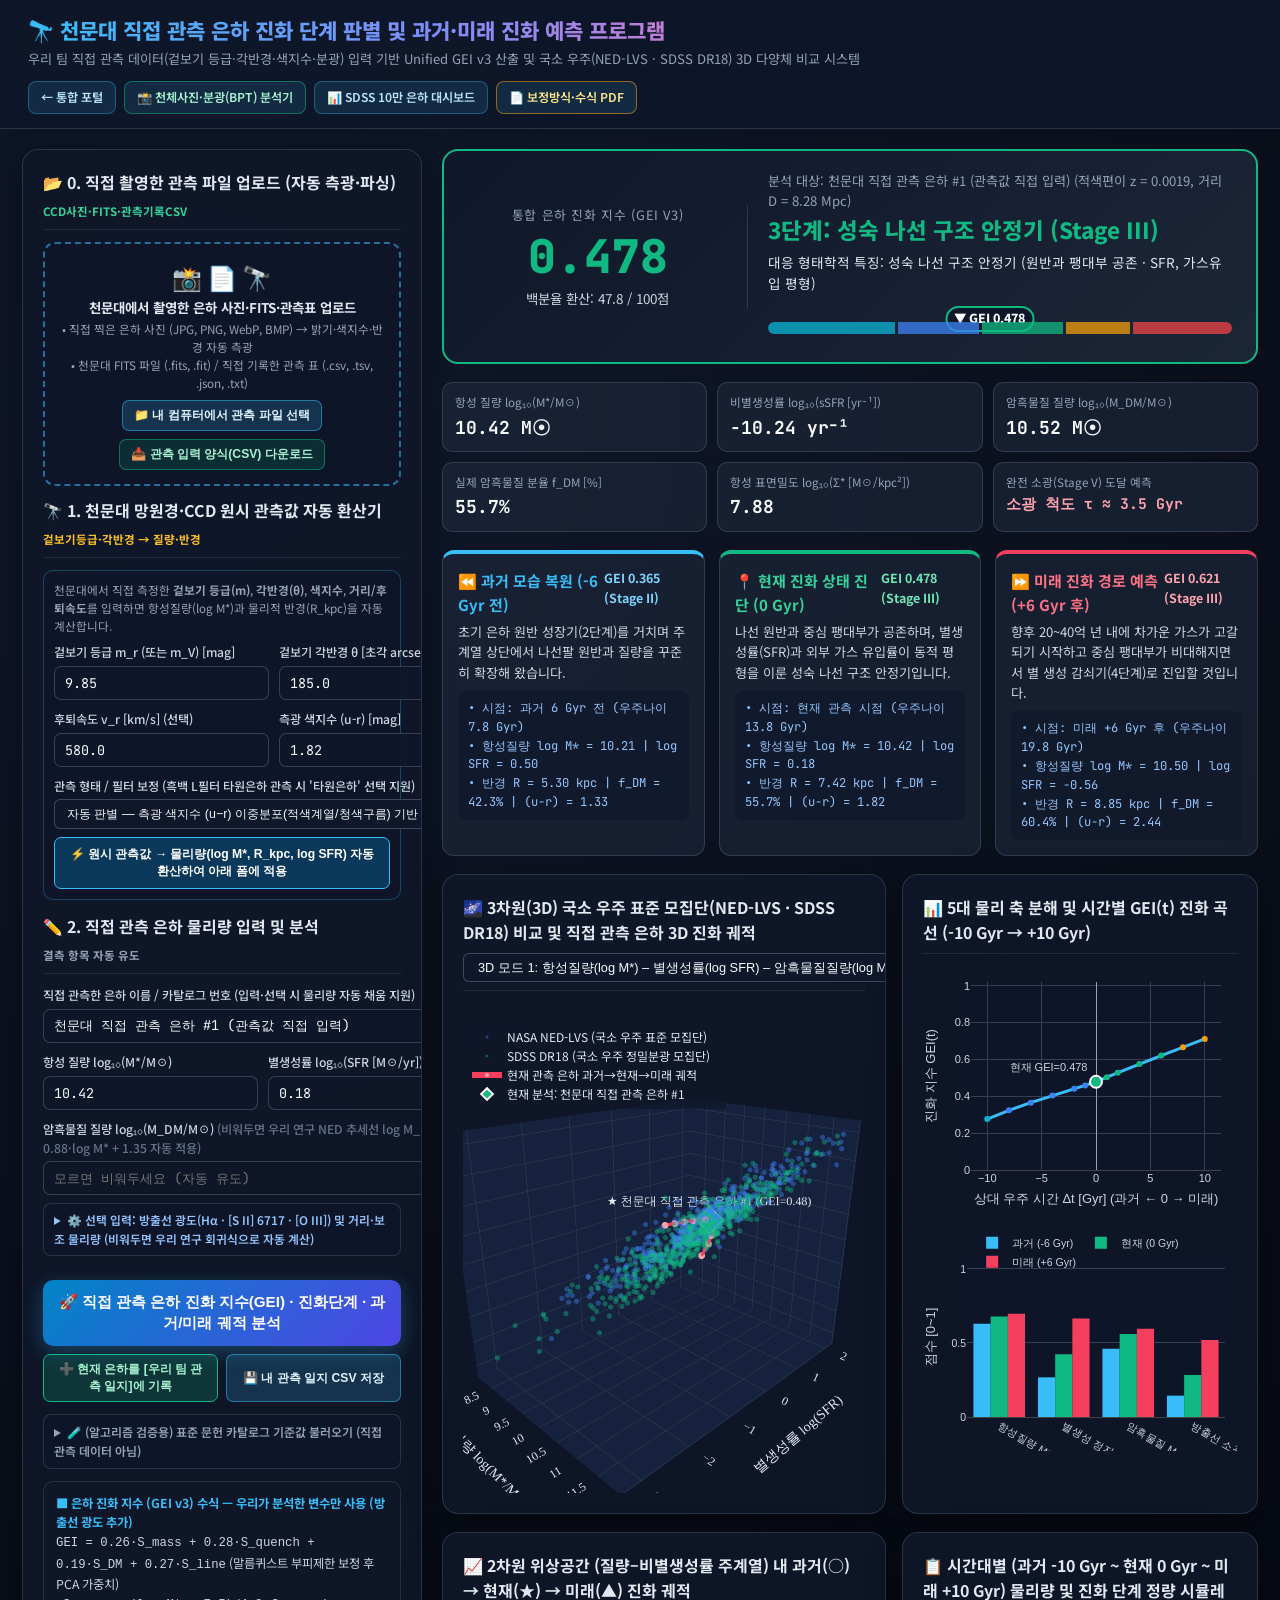
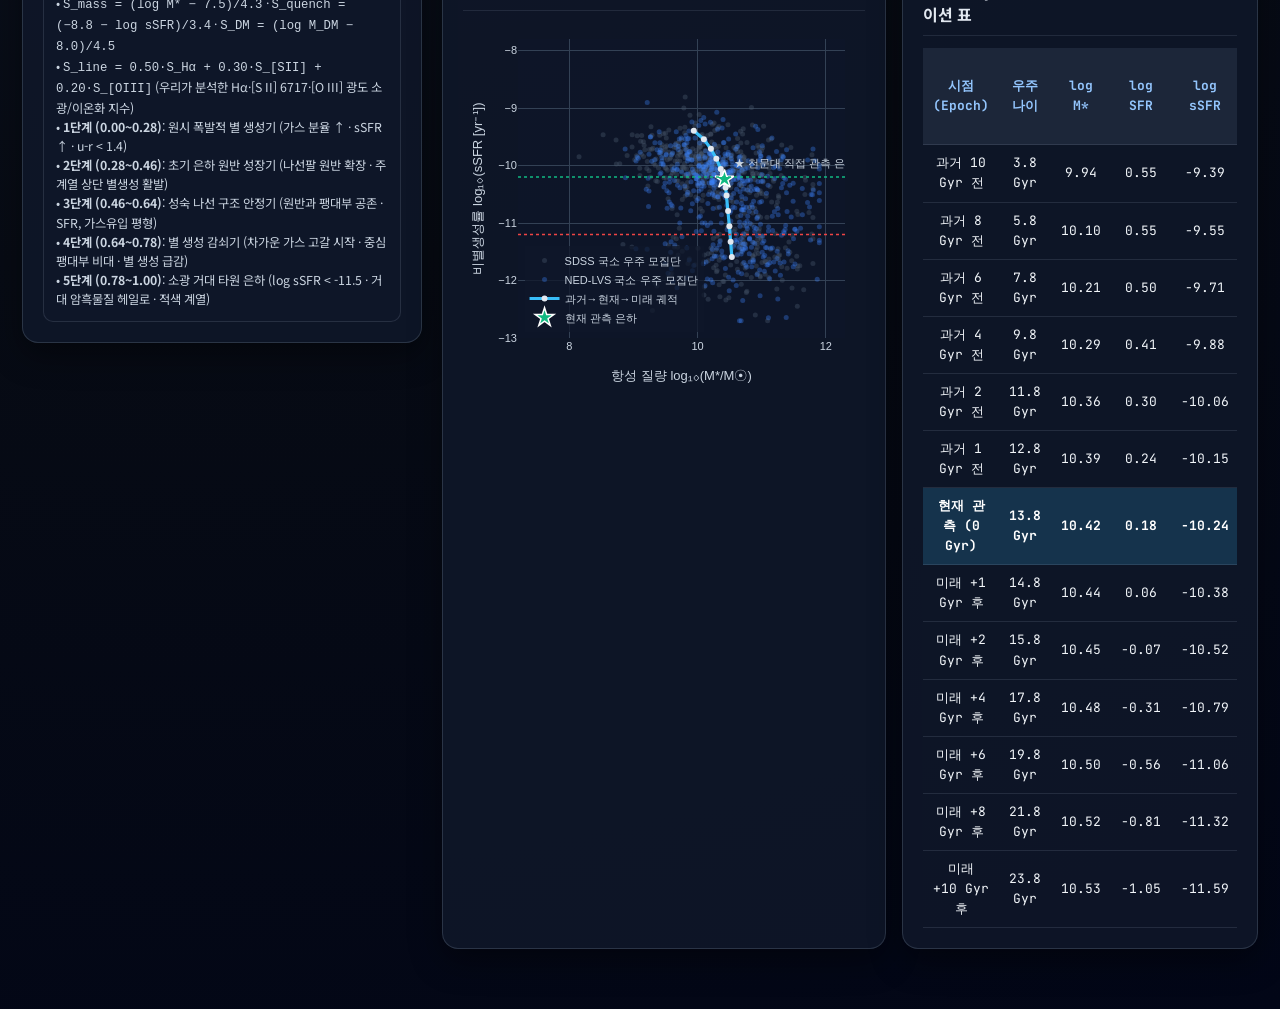
<file: observatory_analyzer_web.html>
<!DOCTYPE html>
<html lang="ko">
<head>
    <meta charset="UTF-8">
    <meta name="viewport" content="width=device-width, initial-scale=1.0">
    <title>천문대 관측 은하 진화 단계 판별 및 과거·미래 진화 예측 프로그램 (GEI v3 & 3D Studio)</title>
    <link href="https://fonts.googleapis.com/css2?family=Noto+Sans+KR:wght@300;400;500;700;900&family=JetBrains+Mono:wght@400;600;700&display=swap" rel="stylesheet">
    <script src="https://cdn.plot.ly/plotly-2.32.0.min.js"></script>
    <style>
        :root {
            --bg-dark: #070b14;
            --bg-card: rgba(15, 23, 42, 0.88);
            --bg-panel: rgba(30, 41, 59, 0.65);
            --border-color: rgba(148, 163, 184, 0.22);
            --text-main: #f1f5f9;
            --text-muted: #94a3b8;
            --accent-blue: #38bdf8;
            --accent-indigo: #6366f1;
            --stage1: #06b6d4;
            --stage2: #3b82f6;
            --stage3: #10b981;
            --stage4: #f59e0b;
            --stage5: #ef4444;
        }
        * { box-sizing: border-box; margin: 0; padding: 0; }
        body {
            background: radial-gradient(circle at 15% 15%, #0f172a 0%, #070b14 60%, #020617 100%);
            color: var(--text-main);
            font-family: 'Noto Sans KR', sans-serif;
            min-height: 100vh;
            line-height: 1.55;
        }
        header {
            background: rgba(15, 23, 42, 0.92);
            border-bottom: 1px solid var(--border-color);
            padding: 14px 28px;
            display: flex;
            justify-content: space-between;
            align-items: center;
            flex-wrap: wrap;
            gap: 12px;
            position: sticky;
            top: 0;
            z-index: 100;
            backdrop-filter: blur(12px);
        }
        .header-title h1 {
            font-size: 1.32rem;
            font-weight: 800;
            background: linear-gradient(90deg, #38bdf8, #818cf8, #f472b6);
            -webkit-background-clip: text;
            -webkit-text-fill-color: transparent;
        }
        .header-title p {
            font-size: 0.82rem;
            color: var(--text-muted);
            margin-top: 2px;
        }
        .header-badges {
            display: flex;
            gap: 8px;
            flex-wrap: wrap;
            align-items: center;
        }
        .badge-pill {
            font-size: 0.76rem;
            font-family: 'Noto Sans KR', 'JetBrains Mono', sans-serif;
            font-weight: 600;
            padding: 6px 12px;
            border-radius: 8px;
            background: rgba(56, 189, 248, 0.12);
            border: 1px solid rgba(56, 189, 248, 0.35);
            color: #bae6fd;
            text-decoration: none;
            transition: all 0.18s;
        }
        a.badge-pill:hover {
            background: #0284c7;
            color: #ffffff;
            border-color: #38bdf8;
        }
        .main-layout {
            display: grid;
            grid-template-columns: 400px minmax(0, 1fr);
            gap: 20px;
            max-width: 1860px;
            margin: 20px auto;
            padding: 0 22px 40px;
        }
        .left-col, .right-content, .card, .plots-grid-2 > * {
            min-width: 0;
        }
        @media (max-width: 1200px) {
            .main-layout { grid-template-columns: 1fr; }
        }
        .card {
            background: var(--bg-card);
            border: 1px solid var(--border-color);
            border-radius: 16px;
            padding: 20px;
            box-shadow: 0 12px 32px rgba(0, 0, 0, 0.4);
            overflow: hidden;
        }
        .card-title {
            font-size: 1.0rem;
            font-weight: 700;
            color: #e2e8f0;
            margin-bottom: 12px;
            display: flex;
            align-items: center;
            justify-content: space-between;
            flex-wrap: wrap;
            gap: 8px;
            border-bottom: 1px solid rgba(148, 163, 184, 0.15);
            padding-bottom: 8px;
        }
        .preset-grid {
            display: grid;
            grid-template-columns: repeat(2, 1fr);
            gap: 7px;
            margin-bottom: 16px;
        }
        .preset-btn {
            background: rgba(30, 41, 59, 0.85);
            border: 1px solid rgba(148, 163, 184, 0.25);
            color: #e2e8f0;
            padding: 7px 9px;
            border-radius: 8px;
            font-size: 0.78rem;
            font-weight: 500;
            cursor: pointer;
            text-align: left;
            transition: all 0.18s;
        }
        .preset-btn:hover, .preset-btn.active {
            background: rgba(56, 189, 248, 0.2);
            border-color: #38bdf8;
            color: #ffffff;
            transform: translateY(-1px);
        }
        .form-grid {
            display: grid;
            grid-template-columns: 1fr 1fr;
            gap: 10px;
        }
        .form-group {
            display: flex;
            flex-direction: column;
            gap: 4px;
        }
        .form-group.full {
            grid-column: span 2;
        }
        .form-group label {
            font-size: 0.76rem;
            color: #cbd5e1;
            font-weight: 500;
        }
        .form-group input {
            background: rgba(15, 23, 42, 0.9);
            border: 1px solid rgba(148, 163, 184, 0.3);
            color: #f8fafc;
            padding: 7px 10px;
            border-radius: 7px;
            font-family: 'JetBrains Mono', monospace;
            font-size: 0.84rem;
        }
        .form-group input:focus {
            outline: none;
            border-color: #38bdf8;
            box-shadow: 0 0 0 2px rgba(56, 189, 248, 0.2);
        }
        .upload-zone {
            border: 2px dashed rgba(56, 189, 248, 0.55);
            border-radius: 12px;
            padding: 14px 12px;
            text-align: center;
            background: rgba(15, 23, 42, 0.78);
            cursor: pointer;
            transition: all 0.2s;
            margin-bottom: 12px;
            position: relative;
        }
        .upload-zone:hover, .upload-zone.dragover {
            border-color: #38bdf8;
            background: rgba(56, 189, 248, 0.14);
            box-shadow: 0 0 16px rgba(56, 189, 248, 0.22);
        }
        .upload-btn-row {
            display: flex;
            gap: 8px;
            justify-content: center;
            flex-wrap: wrap;
            margin-top: 8px;
        }
        .btn-mini-action {
            background: rgba(56, 189, 248, 0.18);
            border: 1px solid rgba(56, 189, 248, 0.5);
            color: #e0f2fe;
            padding: 6px 11px;
            border-radius: 7px;
            font-size: 0.76rem;
            font-weight: 700;
            cursor: pointer;
            transition: all 0.18s;
        }
        .btn-mini-action:hover {
            background: #0284c7;
            color: #ffffff;
        }
        .upload-status-box {
            margin-top: 8px;
            padding: 8px 10px;
            border-radius: 8px;
            font-size: 0.76rem;
            background: rgba(16, 185, 129, 0.14);
            border: 1px solid rgba(16, 185, 129, 0.45);
            color: #a7f3d0;
            display: none;
            text-align: left;
        }
        .upload-preview-wrap {
            display: none;
            margin-top: 8px;
            background: rgba(2, 6, 23, 0.85);
            border: 1px solid rgba(148, 163, 184, 0.25);
            border-radius: 8px;
            padding: 8px;
            align-items: center;
            gap: 10px;
        }
        .upload-preview-wrap canvas {
            width: 84px;
            height: 84px;
            border-radius: 6px;
            border: 1px solid #38bdf8;
            background: #000;
            flex-shrink: 0;
        }
        .btn-analyze {
            width: 100%;
            margin-top: 14px;
            padding: 12px;
            border: none;
            border-radius: 10px;
            background: linear-gradient(135deg, #0284c7, #4f46e5);
            color: white;
            font-weight: 700;
            font-size: 0.95rem;
            cursor: pointer;
            transition: all 0.2s;
            box-shadow: 0 6px 20px rgba(56, 189, 248, 0.28);
        }
        .btn-analyze:hover {
            filter: brightness(1.12);
            transform: translateY(-1px);
        }
        .right-content {
            display: flex;
            flex-direction: column;
            gap: 18px;
        }
        /* Top Stage Banner */
        .stage-banner {
            display: grid;
            grid-template-columns: 280px 1fr;
            gap: 20px;
            align-items: center;
            background: linear-gradient(135deg, rgba(15, 23, 42, 0.95), rgba(30, 41, 59, 0.88));
            border: 2px solid var(--stage3);
            border-radius: 16px;
            padding: 20px 24px;
        }
        .gei-score-box {
            text-align: center;
            padding-right: 20px;
            border-right: 1px solid rgba(148, 163, 184, 0.2);
        }
        .gei-score-label {
            font-size: 0.8rem;
            color: var(--text-muted);
            text-transform: uppercase;
            letter-spacing: 0.05em;
        }
        .gei-score-value {
            font-size: 2.9rem;
            font-weight: 900;
            font-family: 'JetBrains Mono', monospace;
            line-height: 1.1;
            margin: 6px 0;
        }
        .gei-score-sub {
            font-size: 0.84rem;
            color: #cbd5e1;
        }
        .stage-details h2 {
            font-size: 1.4rem;
            font-weight: 800;
            margin-bottom: 6px;
        }
        .stage-bar-wrap {
            margin: 12px 0 8px;
        }
        .stage-segments {
            display: grid;
            grid-template-columns: 28fr 18fr 18fr 14fr 22fr;
            gap: 3px;
            height: 12px;
            border-radius: 6px;
            overflow: hidden;
            position: relative;
        }
        .seg { height: 100%; opacity: 0.75; }
        .marker-pointer {
            position: relative;
            height: 16px;
        }
        .marker-pin {
            position: absolute;
            top: 0;
            transform: translateX(-50%);
            font-size: 0.78rem;
            font-weight: 800;
            color: #ffffff;
            background: #0f172a;
            border: 2px solid #38bdf8;
            padding: 1px 7px;
            border-radius: 99px;
            white-space: nowrap;
            transition: left 0.35s ease;
        }
        /* KPI metrics row */
        .kpi-grid {
            display: grid;
            grid-template-columns: repeat(6, 1fr);
            gap: 10px;
        }
        @media (max-width: 1400px) {
            .kpi-grid { grid-template-columns: repeat(3, 1fr); }
        }
        .kpi-box {
            background: var(--bg-panel);
            border: 1px solid var(--border-color);
            border-radius: 10px;
            padding: 10px 12px;
        }
        .kpi-box .lbl { font-size: 0.73rem; color: var(--text-muted); }
        .kpi-box .val {
            font-size: 1.12rem;
            font-weight: 700;
            font-family: 'JetBrains Mono', monospace;
            color: #f8fafc;
            margin-top: 2px;
        }
        /* Past - Present - Future Timeline Cards */
        .timeline-grid {
            display: grid;
            grid-template-columns: repeat(3, 1fr);
            gap: 14px;
        }
        @media (max-width: 1100px) {
            .timeline-grid { grid-template-columns: 1fr; }
        }
        .timeline-card {
            background: var(--bg-panel);
            border: 1px solid var(--border-color);
            border-radius: 12px;
            padding: 15px;
            border-top: 4px solid #38bdf8;
        }
        .timeline-card.past { border-top-color: #38bdf8; }
        .timeline-card.present { border-top-color: #10b981; }
        .timeline-card.future { border-top-color: #f43f5e; }
        .timeline-card h4 {
            font-size: 0.94rem;
            font-weight: 700;
            margin-bottom: 6px;
            display: flex;
            justify-content: space-between;
        }
        .timeline-card p {
            font-size: 0.82rem;
            color: #cbd5e1;
            margin-bottom: 8px;
        }
        .timeline-metrics {
            font-family: 'JetBrains Mono', monospace;
            font-size: 0.76rem;
            color: #93c5fd;
            background: rgba(15, 23, 42, 0.65);
            padding: 8px 10px;
            border-radius: 8px;
        }
        /* Plots Grid */
        .plots-grid-2 {
            display: grid;
            grid-template-columns: 1.25fr 1fr;
            gap: 16px;
        }
        @media (max-width: 1200px) {
            .plots-grid-2 { grid-template-columns: 1fr; }
        }
        .plot-box {
            width: 100%;
            height: 490px;
        }
        .plot-box-sm {
            width: 100%;
            height: 360px;
        }
        .control-bar {
            display: flex;
            gap: 10px;
            align-items: center;
            flex-wrap: wrap;
        }
        .control-bar select {
            background: #0f172a;
            color: #f8fafc;
            border: 1px solid rgba(148, 163, 184, 0.35);
            padding: 5px 10px;
            border-radius: 6px;
            font-size: 0.8rem;
        }
        /* Table */
        .traj-table-wrap {
            overflow-x: auto;
        }
        table.traj-table {
            width: 100%;
            border-collapse: collapse;
            font-size: 0.81rem;
            font-family: 'JetBrains Mono', monospace;
        }
        table.traj-table th, table.traj-table td {
            padding: 8px 10px;
            border-bottom: 1px solid rgba(148, 163, 184, 0.16);
            text-align: center;
        }
        table.traj-table th {
            background: rgba(30, 41, 59, 0.9);
            color: #93c5fd;
            font-weight: 700;
        }
        table.traj-table tr.now-row {
            background: rgba(56, 189, 248, 0.18);
            font-weight: 700;
            color: #ffffff;
        }
    </style>
</head>
<body>

<header>
    <div class="header-title">
        <h1>🔭 천문대 직접 관측 은하 진화 단계 판별 및 과거·미래 진화 예측 프로그램</h1>
        <p>우리 팀 직접 관측 데이터(겉보기 등급·각반경·색지수·분광) 입력 기반 Unified GEI v3 산출 및 국소 우주(NED-LVS · SDSS DR18) 3D 다양체 비교 시스템</p>
    </div>
    <div class="header-badges">
        <a href="index.html" class="badge-pill">← 통합 포털</a>
        <a href="galaxy_analyzer_web.html" class="badge-pill" style="border-color:rgba(16,185,129,0.5); color:#a7f3d0;">📸 천체사진·분광(BPT) 분석기</a>
        <a href="dashboard_real_data.html" class="badge-pill">📊 SDSS 10만 은하 대시보드</a>
        <a href="은하진화연구_보정방식_수식_및_방법론_핵심정리.pdf" target="_blank" class="badge-pill" style="border-color:rgba(245,158,11,0.55); color:#fde68a;">📄 보정방식·수식 PDF</a>
    </div>
</header>

<div class="main-layout">
    <!-- Left Column: Direct Observatory Inputs & File Upload -->
    <div class="left-col">
        <div class="card">
            <div class="card-title">
                <span>📂 0. 직접 촬영한 관측 파일 업로드 (자동 측광·파싱)</span>
                <span style="font-size:0.72rem; color:#34d399;">CCD사진·FITS·관측기록CSV</span>
            </div>
            <div class="upload-zone" id="obs-dropzone">
                <input type="file" id="obs-file-input" accept="image/*,.fits,.fit,.fts,.csv,.tsv,.json,.txt" style="display:none;">
                <div style="font-size:1.5rem; margin-bottom:2px;">📸 📄 🔭</div>
                <div style="font-size:0.84rem; font-weight:700; color:#e2e8f0;">
                    천문대에서 촬영한 은하 사진·FITS·관측표 업로드
                </div>
                <div style="font-size:0.73rem; color:#94a3b8; margin-top:2px;">
                    • 직접 찍은 은하 사진 (JPG, PNG, WebP, BMP) → 밝기·색지수·반경 자동 측광<br>
                    • 천문대 FITS 파일 (.fits, .fit) / 직접 기록한 관측 표 (.csv, .tsv, .json, .txt)
                </div>
                <div class="upload-btn-row">
                    <button type="button" class="btn-mini-action" id="btn-trigger-upload">📁 내 컴퓨터에서 관측 파일 선택</button>
                    <button type="button" class="btn-mini-action" id="btn-download-sample-csv" style="border-color:rgba(16,185,129,0.5); color:#a7f3d0; background:rgba(16,185,129,0.15);">📥 관측 입력 양식(CSV) 다운로드</button>
                </div>
            </div>
            <div class="upload-status-box" id="obs-upload-status"></div>
            <div class="upload-preview-wrap" id="obs-preview-wrap">
                <canvas id="obs-preview-canvas" width="120" height="120"></canvas>
                <div id="obs-preview-info" style="font-size:0.74rem; color:#cbd5e1; line-height:1.45;"></div>
            </div>
            <div id="multi-row-selector-wrap" style="display:none; margin-top:8px; margin-bottom:10px;">
                <label style="font-size:0.75rem; color:#38bdf8; font-weight:700; display:block; margin-bottom:4px;">📋 업로드된 관측 기록지 내 은하 선택:</label>
                <select id="multi-row-select" style="width:100%; background:#0f172a; color:#f8fafc; border:1px solid #38bdf8; padding:6px 9px; border-radius:7px; font-size:0.8rem;"></select>
            </div>

            <!-- 1. Raw Telescope / CCD Measurement -> Physical Parameter Converter -->
            <div class="card-title" style="margin-top:12px;">
                <span>🔭 1. 천문대 망원경·CCD 원시 관측값 자동 환산기</span>
                <span style="font-size:0.72rem; color:#fbbf24;">겉보기등급·각반경 → 질량·반경</span>
            </div>
            <div style="background:rgba(15,23,42,0.78); border:1px solid rgba(56,189,248,0.28); border-radius:10px; padding:10px; margin-bottom:14px;">
                <div style="font-size:0.73rem; color:#94a3b8; margin-bottom:8px;">
                    천문대에서 직접 측정한 <b>겉보기 등급(m)</b>, <b>각반경(θ)</b>, <b>색지수</b>, <b>거리/후퇴속도</b>를 입력하면 항성질량(log M*)과 물리적 반경(R_kpc)을 자동 계산합니다.
                </div>
                <div class="form-grid">
                    <div class="form-group">
                        <label>겉보기 등급 m_r (또는 m_V) [mag]</label>
                        <input type="number" step="any" id="raw-app-mag" value="9.85" placeholder="예: 9.85">
                    </div>
                    <div class="form-group">
                        <label>겉보기 각반경 θ [초각 arcsec]</label>
                        <input type="number" step="any" id="raw-ang-rad" value="185.0" placeholder="예: 185">
                    </div>
                    <div class="form-group">
                        <label>후퇴속도 v_r [km/s] (선택)</label>
                        <input type="number" step="any" id="raw-vel-kms" value="580.0" placeholder="거리 미입력시 사용">
                    </div>
                    <div class="form-group">
                        <label>측광 색지수 (u-r) [mag]</label>
                        <input type="number" step="any" id="raw-color-ur" value="1.82" placeholder="예: 나선 1.7 / 타원 2.7">
                    </div>
                    <div class="form-group full">
                        <label>관측 형태 / 필터 보정 (흑백 L필터 타원은하 관측 시 '타원은하' 선택 지원)</label>
                        <select id="raw-morph-hint" style="width:100%; background:#0f172a; color:#f8fafc; border:1px solid rgba(148,163,184,0.35); padding:6px 8px; border-radius:6px; font-size:0.78rem;">
                            <option value="auto">자동 판별 — 측광 색지수 (u−r) 이중분포(적색계열/청색구름) 기반</option>
                            <option value="elliptical">⚪ 타원은하 / 조기형 (E0–E7 · S0) — 적색계열 M*/L · 소광 sSFR · σ_v 동역학 적용</option>
                            <option value="spiral">🌀 나선은하 (Sa–Sd) — 주계열 원반 M*/L · 회전속도 V_rot 적용</option>
                            <option value="irregular">✨ 불규칙 / 폭발적 별생성 (Irr · Starburst) — 청색 저질량비 · 고 sSFR 적용</option>
                        </select>
                    </div>
                </div>
                <button type="button" class="btn-mini-action" id="btn-convert-raw" style="width:100%; margin-top:8px; padding:8px; background:rgba(2,132,199,0.32); border-color:#38bdf8; color:#fff;">
                    ⚡ 원시 관측값 → 물리량(log M*, R_kpc, log SFR) 자동 환산하여 아래 폼에 적용
                </button>
            </div>

            <div class="card-title" style="margin-top:12px;">
                <span>✏️ 2. 직접 관측 은하 물리량 입력 및 분석</span>
                <span style="font-size:0.72rem; color:#94a3b8;">결측 항목 자동 유도</span>
            </div>
            <form id="obs-form">
                <div class="form-grid">
                    <div class="form-group full">
                        <label>직접 관측한 은하 이름 / 카탈로그 번호 (입력·선택 시 물리량 자동 채움 지원)</label>
                        <input type="text" id="in-name" list="galaxy-catalog-datalist" value="천문대 직접 관측 은하 #1 (관측값 직접 입력)" placeholder="예: M31, 안드로메다, M51, M87, M82, NGC 3198, NGC 4472 ...">
                        <datalist id="galaxy-catalog-datalist"></datalist>
                    </div>
                    <div class="form-group">
                        <label>항성 질량 log₁₀(M*/M☉)</label>
                        <input type="number" step="any" id="in-mstar" value="10.42" placeholder="모르면 비워두세요">
                    </div>
                    <div class="form-group">
                        <label>별생성률 log₁₀(SFR [M☉/yr])</label>
                        <input type="number" step="any" id="in-sfr" value="0.18" placeholder="모르면 비워두세요">
                    </div>
                    <div class="form-group full">
                        <label>암흑물질 질량 log₁₀(M_DM/M☉) <span style="color:#64748b">(비워두면 우리 연구 NED 추세선 log M_DM = 0.88·log M* + 1.35 자동 적용)</span></label>
                        <input type="number" step="any" id="in-ldm" placeholder="모르면 비워두세요 (자동 유도)">
                    </div>
                </div>

                <details style="margin-top:8px; margin-bottom:10px; background:rgba(15,23,42,0.55); border:1px solid rgba(148,163,184,0.2); border-radius:8px; padding:7px 10px;">
                    <summary style="font-size:0.74rem; color:#93c5fd; cursor:pointer; font-weight:600;">
                        ⚙️ 선택 입력: 방출선 광도(Hα · [S II] 6717 · [O III]) 및 거리·보조 물리량 (비워두면 우리 연구 회귀식으로 자동 계산)
                    </summary>
                    <div class="form-grid" style="margin-top:8px;">
                        <div class="form-group">
                            <label>Hα 광도 log₁₀(L_Hα [erg/s])</label>
                            <input type="number" step="any" id="in-lha" placeholder="비우면 SFR 회귀식(r=0.69)">
                        </div>
                        <div class="form-group">
                            <label>[S II] 6717 광도 log₁₀(L_[SII] [erg/s])</label>
                            <input type="number" step="any" id="in-lsii" placeholder="비우면 SFR 회귀식(r=0.62)">
                        </div>
                        <div class="form-group">
                            <label>[O III] 광도 log₁₀(L_[OIII] [erg/s])</label>
                            <input type="number" step="any" id="in-loiii" placeholder="비우면 SFR·DM 회귀식">
                        </div>
                        <div class="form-group">
                            <label>Hα 플럭스 [10⁻¹⁷ erg/s/cm²]</label>
                            <input type="number" step="any" id="in-ha" placeholder="SFR 미입력시 사용">
                        </div>
                        <div class="form-group">
                            <label>거리 D [Mpc]</label>
                            <input type="number" step="any" id="in-dist" value="8.28">
                        </div>
                        <div class="form-group">
                            <label>적색편이 z</label>
                            <input type="number" step="any" id="in-z" value="0.0019">
                        </div>
                        <div class="form-group">
                            <label>물리 반경 R [kpc]</label>
                            <input type="number" step="any" id="in-rkpc" value="7.42">
                        </div>
                        <div class="form-group">
                            <label>회전속도 V_rot (타원 √2·σ_v) [km/s]</label>
                            <input type="number" step="any" id="in-vrot" value="185.0">
                        </div>
                        <div class="form-group">
                            <label>광학 색지수 (u - r) [mag]</label>
                            <input type="number" step="any" id="in-color" value="1.82">
                        </div>
                        <div class="form-group">
                            <label>4000Å 불연속면 D_n(4000)</label>
                            <input type="number" step="any" id="in-d4000" value="1.34">
                        </div>
                        <div class="form-group full">
                            <label>기체 금속량 12+log(O/H)</label>
                            <input type="number" step="any" id="in-oh" value="8.88">
                        </div>
                    </div>
                </details>
                <button type="submit" class="btn-analyze">🚀 직접 관측 은하 진화 지수(GEI) · 진화단계 · 과거/미래 궤적 분석</button>
                <div class="upload-btn-row" style="margin-top:8px;">
                    <button type="button" class="btn-mini-action" id="btn-add-log" style="flex:1; background:rgba(16,185,129,0.2); border-color:#10b981; color:#a7f3d0;">➕ 현재 은하를 [우리 팀 관측 일지]에 기록</button>
                    <button type="button" class="btn-mini-action" id="btn-export-log" style="flex:1;">💾 내 관측 일지 CSV 저장</button>
                </div>
            </form>

            <div id="my-obs-log-box" style="margin-top:10px; padding:9px; border-radius:8px; background:rgba(2,6,23,0.75); border:1px solid rgba(16,185,129,0.35); font-size:0.74rem; color:#cbd5e1; display:none;">
                <div style="font-weight:700; color:#34d399; margin-bottom:4px;">📋 우리 팀 직접 관측 은하 기록장 (<span id="log-count">0</span>개 기록됨 — 3D 도표 동시 표시)</div>
                <div id="my-obs-log-list" style="max-height:110px; overflow-y:auto; line-height:1.5;"></div>
            </div>

            <!-- Collapsible Literature Reference Selector (Clearly marked as NOT our own observation) -->
            <details style="margin-top:12px; background:rgba(15,23,42,0.65); border:1px solid rgba(148,163,184,0.2); border-radius:8px; padding:8px 10px;">
                <summary style="font-size:0.75rem; color:#94a3b8; cursor:pointer; font-weight:600;">
                    🧪 (알고리즘 검증용) 표준 문헌 카탈로그 기준값 불러오기 (직접 관측 데이터 아님)
                </summary>
                <div style="font-size:0.71rem; color:#64748b; margin:6px 0;">
                    ※ 아래 목록은 프로그램 수식 검증을 위한 NED/SDSS 문헌 참조값이며, 위 입력란에 은하 이름(예: M31, M87, NGC 4472 등)을 직접 적거나 아래 버튼을 눌러 즉시 불러올 수 있습니다.
                </div>
                <div class="preset-grid" id="preset-buttons" style="margin-bottom:4px;"></div>
            </details>

            <div style="margin-top:12px; padding:12px; border-radius:10px; background:rgba(15,23,42,0.75); border:1px solid rgba(148,163,184,0.18); font-size:0.77rem; color:#cbd5e1;">
                <strong style="color:#38bdf8;">■ 은하 진화 지수 (GEI v3) 수식 — 우리가 분석한 변수만 사용 (방출선 광도 추가)</strong><br>
                <code>GEI = 0.26·S_mass + 0.28·S_quench + 0.19·S_DM + 0.27·S_line</code> (말름퀴스트 부피제한 보정 후 PCA 가중치)<br>
                • <code>S_mass = (log M* − 7.5)/4.3</code> · <code>S_quench = (−8.8 − log sSFR)/3.4</code> · <code>S_DM = (log M_DM − 8.0)/4.5</code><br>
                • <code>S_line = 0.50·S_Hα + 0.30·S_[SII] + 0.20·S_[OIII]</code> (우리가 분석한 Hα·[S II] 6717·[O III] 광도 소광/이온화 지수)<br>
                • <b>1단계 (0.00~0.28)</b>: 원시 폭발적 별 생성기 (가스 분율 ↑ · sSFR ↑ · u-r &lt; 1.4)<br>
                • <b>2단계 (0.28~0.46)</b>: 초기 은하 원반 성장기 (나선팔 원반 확장 · 주계열 상단 별생성 활발)<br>
                • <b>3단계 (0.46~0.64)</b>: 성숙 나선 구조 안정기 (원반과 팽대부 공존 · SFR, 가스유입 평형)<br>
                • <b>4단계 (0.64~0.78)</b>: 별 생성 감쇠기 (차가운 가스 고갈 시작 · 중심 팽대부 비대 · 별 생성 급감)<br>
                • <b>5단계 (0.78~1.00)</b>: 소광 거대 타원 은하 (log sSFR &lt; -11.5 · 거대 암흑물질 헤일로 · 적색 계열)
            </div>
        </div>
    </div>

    <!-- Right Column: Results, Past/Present/Future Cards, 3D & 2D Plots -->
    <div class="right-content">
        <!-- Stage Banner -->
        <div class="stage-banner" id="stage-banner">
            <div class="gei-score-box">
                <div class="gei-score-label">통합 은하 진화 지수 (GEI v3)</div>
                <div class="gei-score-value" id="out-gei-val">0.478</div>
                <div class="gei-score-sub" id="out-gei-100">백분율 환산: 47.8 / 100점</div>
            </div>
            <div class="stage-details">
                <div style="font-size:0.82rem; color:#94a3b8;" id="out-gal-title">분석 대상: 천문대 직접 관측 은하 #1</div>
                <h2 id="out-stage-name" style="color:#10b981;">3단계: 성숙 주계열 나선은하 안정기 (Stage III)</h2>
                <div style="font-size:0.85rem; color:#e2e8f0;" id="out-morph-typ">대응 형태학적 특징: 정규 대형 나선은하 / 막대나선은하 (Sb / Sbc / SABb)</div>
                <div class="stage-bar-wrap">
                    <div class="marker-pointer">
                        <div class="marker-pin" id="gei-pin" style="left: 47.8%;">▼ GEI 0.478</div>
                    </div>
                    <div class="stage-segments">
                        <div class="seg" style="background:var(--stage1);" title="1단계 (0.00~0.28)"></div>
                        <div class="seg" style="background:var(--stage2);" title="2단계 (0.28~0.46)"></div>
                        <div class="seg" style="background:var(--stage3);" title="3단계 (0.46~0.64)"></div>
                        <div class="seg" style="background:var(--stage4);" title="4단계 (0.64~0.78)"></div>
                        <div class="seg" style="background:var(--stage5);" title="5단계 (0.78~1.00)"></div>
                    </div>
                </div>
            </div>
        </div>

        <!-- 6 Core Physical KPIs -->
        <div class="kpi-grid">
            <div class="kpi-box">
                <div class="lbl">항성 질량 log₁₀(M*/M☉)</div>
                <div class="val" id="kpi-mstar">10.42</div>
            </div>
            <div class="kpi-box">
                <div class="lbl">비별생성률 log₁₀(sSFR [yr⁻¹])</div>
                <div class="val" id="kpi-ssfr">-10.24</div>
            </div>
            <div class="kpi-box">
                <div class="lbl">암흑물질 질량 log₁₀(M_DM/M☉)</div>
                <div class="val" id="kpi-mdyn">10.52</div>
            </div>
            <div class="kpi-box">
                <div class="lbl">실제 암흑물질 분율 f_DM [%]</div>
                <div class="val" id="kpi-fdm">55.7%</div>
            </div>
            <div class="kpi-box">
                <div class="lbl">항성 표면밀도 log₁₀(Σ* [M☉/kpc²])</div>
                <div class="val" id="kpi-sigma">7.88</div>
            </div>
            <div class="kpi-box">
                <div class="lbl">완전 소광(Stage V) 도달 예측</div>
                <div class="val" id="kpi-quench" style="font-size:0.92rem; color:#fda4af;">소광 척도 τ ≈ 3.5 Gyr</div>
            </div>
        </div>

        <!-- Past / Present / Future Reconstruction Cards -->
        <div class="timeline-grid">
            <div class="timeline-card past">
                <h4>
                    <span style="color:#38bdf8;">⏪ 과거 모습 복원 (-6 Gyr 전)</span>
                    <span id="past-stage-badge" style="font-size:0.78rem; color:#7dd3fc;">GEI 0.400 (Stage II)</span>
                </h4>
                <p id="past-desc"></p>
                <div class="timeline-metrics" id="past-metrics"></div>
            </div>
            <div class="timeline-card present">
                <h4>
                    <span style="color:#34d399;">📍 현재 진화 상태 진단 (0 Gyr)</span>
                    <span id="present-stage-badge" style="font-size:0.78rem; color:#6ee7b7;">GEI 0.478 (Stage III)</span>
                </h4>
                <p id="present-desc"></p>
                <div class="timeline-metrics" id="present-metrics"></div>
            </div>
            <div class="timeline-card future">
                <h4>
                    <span style="color:#fb7185;">⏩ 미래 진화 경로 예측 (+6 Gyr 후)</span>
                    <span id="future-stage-badge" style="font-size:0.78rem; color:#fda4af;">GEI 0.616 (Stage IV)</span>
                </h4>
                <p id="future-desc"></p>
                <div class="timeline-metrics" id="future-metrics"></div>
            </div>
        </div>

        <!-- 3D Multi-Catalog Plot & 5-Axis Decomposition -->
        <div class="plots-grid-2">
            <div class="card">
                <div class="card-title">
                    <span>🌌 3차원(3D) 국소 우주 표준 모집단(NED-LVS · SDSS DR18) 비교 및 직접 관측 은하 3D 진화 궤적</span>
                    <div class="control-bar">
                        <select id="select-3d-mode">
                            <option value="mass_sfr_mdm">3D 모드 1: 항성질량(log M*) – 별생성률(log SFR) – 암흑물질질량(log M_DM) [ΔMS 분석]</option>
                            <option value="mass_ssfr_fdm">3D 모드 2: 항성질량(log M*) – 비별생성률(log sSFR) – 암흑물질분율(f_DM [%])</option>
                            <option value="mass_radius_fdm">3D 모드 3: 항성질량(log M*) – 물리반경(log R) – 암흑물질분율(f_DM [%])</option>
                            <option value="mass_vrot_radius">3D 모드 4: 동역학 평면 (항성질량 log M* – 회전속도 log V_rot – 반경 log R)</option>
                        </select>
                    </div>
                </div>
                <div id="plot-3d-main" class="plot-box"></div>
            </div>

            <div class="card">
                <div class="card-title">
                    <span>📊 5대 물리 축 분해 및 시간별 GEI(t) 진화 곡선 (-10 Gyr → +10 Gyr)</span>
                </div>
                <div id="plot-gei-curve" class="plot-box-sm" style="height:240px;"></div>
                <div id="plot-5axis-bar" class="plot-box-sm" style="height:235px; margin-top:10px;"></div>
            </div>
        </div>

        <!-- 2D Phase Space Trajectory & Numerical Table -->
        <div class="plots-grid-2">
            <div class="card">
                <div class="card-title">
                    <span>📈 2차원 위상공간 (질량–비별생성률 주계열) 내 과거(○) → 현재(★) → 미래(▲) 진화 궤적</span>
                </div>
                <div id="plot-2d-phase" class="plot-box-sm"></div>
            </div>
            <div class="card">
                <div class="card-title">
                    <span>📋 시간대별 (과거 -10 Gyr ~ 현재 0 Gyr ~ 미래 +10 Gyr) 물리량 및 진화 단계 정량 시뮬레이션 표</span>
                </div>
                <div class="traj-table-wrap">
                    <table class="traj-table" id="traj-table">
                        <thead>
                            <tr>
                                <th>시점 (Epoch)</th>
                                <th>우주나이</th>
                                <th>log M*</th>
                                <th>log SFR</th>
                                <th>log sSFR</th>
                                <th>반경 R</th>
                                <th>f_DM</th>
                                <th>색지수(u-r)</th>
                                <th>GEI 지수</th>
                                <th>진화 단계</th>
                            </tr>
                        </thead>
                        <tbody id="traj-tbody"></tbody>
                    </table>
                </div>
            </div>
        </div>
    </div>
</div>

<script>
const G_ASTRO = 4.3009e-6;
const T_UNIV = 13.8;

const STAGES = [
    {
        id: 1, code: "Stage I", name_kr: "1단계: 원시 폭발적 별 생성기",
        min: 0.00, max: 0.28, color: "#06b6d4",
        morph: "원시 폭발적 별 생성기 (가스 분율 ↑ · sSFR ↑ · u-r < 1.4)",
        past_sum: "암흑물질 미세 헤일로들이 최초 병합하며 원시 성간 가스 구름이 중력 수축을 막 시작한 태동기 상태였습니다.",
        pres_sum: "차가운 가스 분율이 매우 높고 비별생성률(sSFR)이 폭발적이며, 청색 색지수(u-r < 1.4)와 강한 Hα·[S II] 방출선이 관측되는 원시 폭발적 별 생성기입니다.",
        fut_sum: "풍부한 가스를 바탕으로 향후 수십억 년간 나선팔 원반을 확장하며 초기 은하 원반 성장기(2단계)로 성장할 것입니다."
    },
    {
        id: 2, code: "Stage II", name_kr: "2단계: 초기 은하 원반 성장기",
        min: 0.28, max: 0.46, color: "#3b82f6",
        morph: "초기 은하 원반 성장기 (나선팔 원반 확장 · 주계열 상단 별생성 활발)",
        past_sum: "과거 수십억 년 전에는 높은 가스 분율과 낮은 색지수(u-r < 1.4)를 지닌 원시 폭발적 별 생성기(1단계)였습니다.",
        pres_sum: "나선팔 원반이 인사이드-아웃(Inside-Out)으로 확장되며, 은하 주계열(SFMS) 상단에서 별생성이 활발하게 일어나는 초기 은하 원반 성장기입니다.",
        fut_sum: "중심 팽대부가 형성되고 가스 유입과 별생성률이 평형에 도달하면서 성숙 나선 구조 안정기(3단계)로 진화할 것입니다."
    },
    {
        id: 3, code: "Stage III", name_kr: "3단계: 성숙 나선 구조 안정기",
        min: 0.46, max: 0.64, color: "#10b981",
        morph: "성숙 나선 구조 안정기 (원반과 팽대부 공존 · SFR, 가스유입 평형)",
        past_sum: "초기 은하 원반 성장기(2단계)를 거치며 주계열 상단에서 나선팔 원반과 질량을 꾸준히 확장해 왔습니다.",
        pres_sum: "나선 원반과 중심 팽대부가 공존하며, 별생성률(SFR)과 외부 가스 유입률이 동적 평형을 이룬 성숙 나선 구조 안정기입니다.",
        fut_sum: "향후 20~40억 년 내에 차가운 가스가 고갈되기 시작하고 중심 팽대부가 비대해지면서 별 생성 감쇠기(4단계)로 진입할 것입니다."
    },
    {
        id: 4, code: "Stage IV", name_kr: "4단계: 별 생성 감쇠기",
        min: 0.64, max: 0.78, color: "#f59e0b",
        morph: "별 생성 감쇠기 (차가운 가스 고갈 시작 · 중심 팽대부 비대 · 별 생성 급감)",
        past_sum: "과거 30~60억 년 전에는 원반과 팽대부가 공존하며 SFR과 가스유입이 평형을 이루던 성숙 나선 구조 안정기(3단계)였습니다.",
        pres_sum: "차가운 가스가 고갈되기 시작하고 중심 팽대부가 비대해지며, AGN 피드백과 헤일로 가열로 별 생성이 급감하는 별 생성 감쇠기입니다.",
        fut_sum: "잔여 가스가 소진되면서 비별생성률이 log sSFR < -11.5 이하로 떨어져 소광 거대 타원 은하(5단계)로 정착할 것입니다."
    },
    {
        id: 5, code: "Stage V", name_kr: "5단계: 소광 거대 타원 은하",
        min: 0.78, max: 1.00, color: "#ef4444",
        morph: "소광 거대 타원 은하 (log sSFR < -11.5 · 거대 암흑물질 헤일로 · 적색 계열)",
        past_sum: "초기 폭발적 별 생성(1단계)과 은하 병합, 중심 팽대부 비대 및 별 생성 감쇠기(4단계)를 조기에 거치며 가스를 모두 소진했습니다.",
        pres_sum: "비별생성률이 극도로 낮고(log sSFR < -11.5), 거대 암흑물질 헤일로와 붉은 색지수(u-r > 2.4)를 지닌 적색 계열 소광 거대 타원 은하입니다.",
        fut_sum: "새로운 별 생성 없이 적색 계열에서 수동적 노화(Passive Evolution)와 건식 병합(Dry Merger)만을 이어갈 것입니다."
    }
];

const BENCHMARKS = {
    "LMC (문헌기준)": { name: "LMC (대마젤란은하 / 불규칙 SBm)", aliases: ["lmc", "대마젤란", "대마젤란은하", "eso056-115"], z: 0.0009, dist_mpc: 0.05, log_mstar: 9.15, log_sfr: -0.15, radius_kpc: 3.0, v_rot: 72.0, color_u_r: 1.32, d4000: 1.15, oh: 8.38 },
    "M82 (문헌기준)": { name: "M82 (시가 은하 / 폭발적 별생성 I0)", aliases: ["m82", "ngc3034", "ngc 3034", "시가은하", "시가 은하", "cigar"], z: 0.0007, dist_mpc: 3.53, log_mstar: 10.02, log_sfr: 1.05, radius_kpc: 3.80, v_rot: 135.0, color_u_r: 1.38, d4000: 1.12, oh: 8.75 },
    "M33 (문헌기준)": { name: "M33 (삼각형자리 은하 / 후기형 나선 Sc)", aliases: ["m33", "ngc598", "ngc 598", "삼각형자리", "삼각형자리은하", "triangulum"], z: 0.0006, dist_mpc: 0.86, log_mstar: 9.592, log_sfr: -0.35, radius_kpc: 5.51, v_rot: 107.0, color_u_r: 1.48, d4000: 1.21, oh: 8.48 },
    "NGC 3198 (문헌기준)": { name: "NGC 3198 (주계열 나선은하 Sc)", aliases: ["ngc3198", "ngc 3198", "ugc5572"], z: 0.0022, dist_mpc: 13.8, log_mstar: 10.292, log_sfr: 0.08, radius_kpc: 16.70, v_rot: 150.0, color_u_r: 1.72, d4000: 1.31, oh: 8.80 },
    "M101 (문헌기준)": { name: "M101 (바람개비 은하 / 대형 나선 Scd)", aliases: ["m101", "ngc5457", "ngc 5457", "바람개비", "바람개비은하", "pinwheel"], z: 0.0008, dist_mpc: 6.85, log_mstar: 10.651, log_sfr: 0.46, radius_kpc: 17.56, v_rot: 210.6, color_u_r: 1.65, d4000: 1.28, oh: 8.85 },
    "M51a (문헌기준)": { name: "M51a (소용돌이 은하 / 성숙 나선 Sbc)", aliases: ["m51", "m51a", "ngc5194", "ngc 5194", "소용돌이", "소용돌이은하", "whirlpool"], z: 0.0015, dist_mpc: 8.58, log_mstar: 10.927, log_sfr: 0.65, radius_kpc: 16.05, v_rot: 205.5, color_u_r: 1.85, d4000: 1.32, oh: 9.08 },
    "M81 (문헌기준)": { name: "M81 (보데 은하 / 조기형 나선 Sab)", aliases: ["m81", "ngc3031", "ngc 3031", "보데", "보데은하", "bode"], z: 0.0008, dist_mpc: 3.63, log_mstar: 10.687, log_sfr: -0.40, radius_kpc: 12.15, v_rot: 244.2, color_u_r: 2.38, d4000: 1.64, oh: 8.98 },
    "M31 (문헌기준)": { name: "M31 (안드로메다 은하 / 녹색계곡 나선 Sb)", aliases: ["m31", "ngc224", "ngc 224", "안드로메다", "안드로메다은하", "andromeda"], z: 0.0010, dist_mpc: 0.80, log_mstar: 10.804, log_sfr: -0.45, radius_kpc: 12.02, v_rot: 250.0, color_u_r: 2.42, d4000: 1.68, oh: 9.02 },
    "NGC 5982 (문헌기준)": { name: "NGC 5982 (용자리 삼중은하 / 조기형 타원은하 E2)", aliases: ["ngc5982", "ngc 5982", "용자리타원", "dracotrio"], z: 0.01006, dist_mpc: 44.0, log_mstar: 11.18, log_sfr: -1.42, radius_kpc: 6.80, v_rot: 340.0, color_u_r: 2.70, d4000: 1.93, oh: 9.10 },
    "NGC 4472 (문헌기준)": { name: "NGC 4472 (M49 / 거대 타원은하 E2)", aliases: ["ngc4472", "ngc 4472", "m49", "메시에49"], z: 0.0033, dist_mpc: 16.7, log_mstar: 11.62, log_sfr: -1.55, radius_kpc: 16.20, v_rot: 410.0, color_u_r: 2.78, d4000: 1.94, oh: 9.15 },
    "M87 (문헌기준)": { name: "M87 (처녀자리 A / 초거대 타원은하 cD)", aliases: ["m87", "ngc4486", "ngc 4486", "처녀자리a", "처녀자리 a", "virgo a", "virgoa"], z: 0.0043, dist_mpc: 16.4, log_mstar: 11.78, log_sfr: -1.85, radius_kpc: 18.50, v_rot: 480.0, color_u_r: 2.88, d4000: 1.98, oh: 9.18 }
};

// 확장 은하 카탈로그 DB (이름 또는 카탈로그 ID 입력 시 즉시 자동 채움 지원)
const GALAXY_CATALOG_DB = [
    ...Object.values(BENCHMARKS),
    { name: "SMC (소마젤란은하 / 왜소 불규칙 SBm)", aliases: ["smc", "ngc292", "ngc 292", "소마젤란", "소마젤란은하"], z: 0.0005, dist_mpc: 0.06, log_mstar: 8.67, log_sfr: -1.30, radius_kpc: 1.8, v_rot: 60.0, color_u_r: 1.18, d4000: 1.10, oh: 8.13 },
    { name: "NGC 1569 (폭발적 별생성 왜소 불규칙 IBm)", aliases: ["ngc1569", "ngc 1569", "ugc3056"], z: 0.0004, dist_mpc: 3.36, log_mstar: 8.85, log_sfr: -0.15, radius_kpc: 1.4, v_rot: 55.0, color_u_r: 1.12, d4000: 1.06, oh: 8.22 },
    { name: "M74 (NGC 628 / 정면 주계열 나선은하 Sc)", aliases: ["m74", "ngc628", "ngc 628", "팬텀은하"], z: 0.0022, dist_mpc: 9.77, log_mstar: 10.38, log_sfr: 0.24, radius_kpc: 10.5, v_rot: 175.0, color_u_r: 1.74, d4000: 1.29, oh: 8.84 },
    { name: "M83 (NGC 5236 / 남쪽 바람개비 나선은하 SABc)", aliases: ["m83", "ngc5236", "ngc 5236", "남쪽바람개비"], z: 0.0017, dist_mpc: 4.61, log_mstar: 10.55, log_sfr: 0.48, radius_kpc: 9.2, v_rot: 190.0, color_u_r: 1.68, d4000: 1.26, oh: 8.95 },
    { name: "NGC 253 (조각가자리 은하 / 폭발 별생성 나선 Sc)", aliases: ["ngc253", "ngc 253", "조각가자리은하", "sculptor"], z: 0.0008, dist_mpc: 3.50, log_mstar: 10.52, log_sfr: 0.62, radius_kpc: 11.0, v_rot: 195.0, color_u_r: 1.72, d4000: 1.25, oh: 8.90 },
    { name: "NGC 891 (안드로메다자리 옆면 나선은하 Sb)", aliases: ["ngc891", "ngc 891", "caldwell23"], z: 0.00176, dist_mpc: 9.80, log_mstar: 10.72, log_sfr: 0.28, radius_kpc: 14.2, v_rot: 225.0, color_u_r: 2.04, d4000: 1.42, oh: 8.98 },
    { name: "NGC 5985 (용자리 삼중은하 정면 나선은하 SABb)", aliases: ["ngc5985", "ngc 5985"], z: 0.00840, dist_mpc: 39.2, log_mstar: 10.94, log_sfr: 0.42, radius_kpc: 17.8, v_rot: 255.0, color_u_r: 1.96, d4000: 1.40, oh: 9.03 },
    { name: "NGC 5981 (용자리 삼중은하 옆면 나선은하 Sc)", aliases: ["ngc5981", "ngc 5981"], z: 0.00588, dist_mpc: 36.5, log_mstar: 10.38, log_sfr: -0.05, radius_kpc: 11.4, v_rot: 185.0, color_u_r: 2.02, d4000: 1.43, oh: 8.90 },
    { name: "NGC 1300 (전형적 막대나선은하 SBbc)", aliases: ["ngc1300", "ngc 1300"], z: 0.0053, dist_mpc: 20.7, log_mstar: 10.58, log_sfr: 0.15, radius_kpc: 13.8, v_rot: 200.0, color_u_r: 1.92, d4000: 1.38, oh: 8.94 },
    { name: "NGC 4565 (바늘 은하 / 옆면 나선은하 Sb)", aliases: ["ngc4565", "ngc 4565", "바늘은하", "needle"], z: 0.0041, dist_mpc: 13.1, log_mstar: 10.75, log_sfr: -0.05, radius_kpc: 15.6, v_rot: 245.0, color_u_r: 2.15, d4000: 1.50, oh: 8.99 },
    { name: "M64 (NGC 4826 / 검은눈 은하 Sab)", aliases: ["m64", "ngc4826", "ngc 4826", "검은눈은하", "검은눈 은하", "black eye"], z: 0.0014, dist_mpc: 5.30, log_mstar: 10.48, log_sfr: -0.35, radius_kpc: 6.8, v_rot: 190.0, color_u_r: 2.24, d4000: 1.56, oh: 8.96 },
    { name: "M94 (NGC 4736 / 고리형 조기 나선은하 Sab)", aliases: ["m94", "ngc4736", "ngc 4736"], z: 0.0010, dist_mpc: 4.66, log_mstar: 10.42, log_sfr: -0.28, radius_kpc: 5.5, v_rot: 180.0, color_u_r: 2.18, d4000: 1.52, oh: 8.93 },
    { name: "M106 (NGC 4258 / 활동은하핵 나선은하 Sbc)", aliases: ["m106", "ngc4258", "ngc 4258"], z: 0.0015, dist_mpc: 7.58, log_mstar: 10.68, log_sfr: 0.05, radius_kpc: 13.5, v_rot: 208.0, color_u_r: 2.08, d4000: 1.46, oh: 8.97 },
    { name: "M104 (NGC 4594 / 솜브레로 은하 Sa/S0)", aliases: ["m104", "ngc4594", "ngc 4594", "솜브레로", "솜브레로은하", "sombrero"], z: 0.0034, dist_mpc: 9.55, log_mstar: 11.12, log_sfr: -0.78, radius_kpc: 9.8, v_rot: 320.0, color_u_r: 2.55, d4000: 1.78, oh: 9.08 },
    { name: "M32 (NGC 221 / 안드로메다 위성 조밀 타원은하 cE2)", aliases: ["m32", "ngc221", "ngc 221", "메시에32"], z: 0.0007, dist_mpc: 0.79, log_mstar: 9.02, log_sfr: -2.95, radius_kpc: 0.25, v_rot: 110.0, color_u_r: 2.52, d4000: 1.84, oh: 8.92 },
    { name: "M110 (NGC 205 / 안드로메다 위성 왜소 타원은하 dE5)", aliases: ["m110", "ngc205", "ngc 205", "메시에110"], z: 0.0008, dist_mpc: 0.82, log_mstar: 8.95, log_sfr: -2.45, radius_kpc: 1.15, v_rot: 68.0, color_u_r: 2.26, d4000: 1.66, oh: 8.70 },
    { name: "M105 (NGC 3379 / 사자자리 표준 타원은하 E1)", aliases: ["m105", "ngc3379", "ngc 3379", "메시에105"], z: 0.00304, dist_mpc: 10.7, log_mstar: 11.04, log_sfr: -1.62, radius_kpc: 4.5, v_rot: 295.0, color_u_r: 2.68, d4000: 1.91, oh: 9.09 },
    { name: "M59 (NGC 4621 / 처녀자리 편평 타원은하 E5)", aliases: ["m59", "ngc4621", "ngc 4621", "메시에59"], z: 0.00156, dist_mpc: 14.9, log_mstar: 11.16, log_sfr: -1.52, radius_kpc: 6.2, v_rot: 320.0, color_u_r: 2.71, d4000: 1.92, oh: 9.11 },
    { name: "M89 (NGC 4552 / 처녀자리 구형 타원은하 E0)", aliases: ["m89", "ngc4552", "ngc 4552", "메시에89"], z: 0.00113, dist_mpc: 15.4, log_mstar: 11.18, log_sfr: -1.58, radius_kpc: 5.8, v_rot: 345.0, color_u_r: 2.73, d4000: 1.93, oh: 9.12 },
    { name: "M60 (NGC 4649 / 처녀자리 거대 타원은하 E2)", aliases: ["m60", "ngc4649", "ngc 4649"], z: 0.0037, dist_mpc: 16.5, log_mstar: 11.48, log_sfr: -1.45, radius_kpc: 13.4, v_rot: 385.0, color_u_r: 2.75, d4000: 1.92, oh: 9.14 },
    { name: "M84 (NGC 4374 / 처녀자리 타원은하 E1)", aliases: ["m84", "ngc4374", "ngc 4374"], z: 0.0034, dist_mpc: 16.8, log_mstar: 11.35, log_sfr: -1.40, radius_kpc: 11.8, v_rot: 350.0, color_u_r: 2.72, d4000: 1.90, oh: 9.12 },
    { name: "M86 (NGC 4406 / 처녀자리 타원은하 E3)", aliases: ["m86", "ngc4406", "ngc 4406"], z: 0.0008, dist_mpc: 16.8, log_mstar: 11.40, log_sfr: -1.50, radius_kpc: 14.0, v_rot: 360.0, color_u_r: 2.74, d4000: 1.91, oh: 9.13 },
    { name: "NGC 5128 (센타우루스자리 A / 전파 거대 타원은하 E0p)", aliases: ["ngc5128", "ngc 5128", "centaurusa", "centaurus a", "센타우루스a", "센타우루스자리a"], z: 0.00183, dist_mpc: 3.80, log_mstar: 11.22, log_sfr: -0.75, radius_kpc: 8.5, v_rot: 315.0, color_u_r: 2.62, d4000: 1.85, oh: 9.10 },
    { name: "NGC 1399 (화로자리 은하단 중심 거대 타원은하 cD/E1)", aliases: ["ngc1399", "ngc 1399"], z: 0.00475, dist_mpc: 20.0, log_mstar: 11.56, log_sfr: -1.65, radius_kpc: 14.8, v_rot: 440.0, color_u_r: 2.82, d4000: 1.96, oh: 9.16 },
    { name: "NGC 4636 (처녀자리 남부 거대 타원은하 E0)", aliases: ["ngc4636", "ngc 4636"], z: 0.00313, dist_mpc: 14.7, log_mstar: 11.15, log_sfr: -1.50, radius_kpc: 9.4, v_rot: 290.0, color_u_r: 2.69, d4000: 1.91, oh: 9.10 },
    { name: "NGC 4697 (처녀자리 편평 타원은하 E6)", aliases: ["ngc4697", "ngc 4697", "caldwell52"], z: 0.00414, dist_mpc: 11.8, log_mstar: 11.05, log_sfr: -1.48, radius_kpc: 6.5, v_rot: 260.0, color_u_r: 2.66, d4000: 1.89, oh: 9.08 },
    { name: "NGC 3377 (사자자리 편평 타원은하 E5)", aliases: ["ngc3377", "ngc 3377"], z: 0.00222, dist_mpc: 10.9, log_mstar: 10.52, log_sfr: -1.60, radius_kpc: 3.6, v_rot: 205.0, color_u_r: 2.58, d4000: 1.85, oh: 9.01 },
    { name: "NGC 4889 (머리털자리 은하단 초거대 타원은하 E4/cD)", aliases: ["ngc4889", "ngc 4889", "caldwell35"], z: 0.0216, dist_mpc: 94.0, log_mstar: 11.92, log_sfr: -1.95, radius_kpc: 24.5, v_rot: 520.0, color_u_r: 2.92, d4000: 2.02, oh: 9.20 },
    { name: "IC 1101 (Abell 2029 중심 초거대 타원은하 cD)", aliases: ["ic1101", "ic 1101"], z: 0.0779, dist_mpc: 320.0, log_mstar: 12.15, log_sfr: -2.10, radius_kpc: 45.0, v_rot: 580.0, color_u_r: 2.98, d4000: 2.06, oh: 9.22 }
];

function clip(v, mn, mx) { return Math.max(mn, Math.min(mx, v)); }

// Generate realistic background clouds representing local universe NED-LVS and SDSS DR18 distributions (CEERS excluded)
function generateCatalogClouds() {
    let seed = 12345;
    function rand() { seed = (seed * 16807) % 2147483647; return (seed - 1) / 2147483646; }
    function randn() {
        let u = 0, v = 0;
        while(u === 0) u = rand();
        while(v === 0) v = rand();
        return Math.sqrt(-2.0 * Math.log(u)) * Math.cos(2.0 * Math.PI * v);
    }

    const ned = { m: [], sfr: [], ssfr: [], r: [], fdm: [], mdm: [], sig: [], z: [], vrot: [], dms: [] };
    for (let i = 0; i < 520; i++) {
        const z = clip(0.035 + Math.abs(randn() * 0.04), 0.001, 0.25);
        const m = clip(10.45 + randn() * 0.68, 8.2, 11.9);
        const isQuenched = (rand() < (m > 10.6 ? 0.55 : 0.22));
        const ssfr = isQuenched ? clip(-11.45 + randn() * 0.45, -12.7, -10.4) : clip(-10.05 - 0.18 * (m - 10) + randn() * 0.35, -11.0, -8.8);
        const sfr = m + ssfr;
        const dms = sfr - (0.75 * (m - 10.0) - 0.08);
        const r = clip(9.5 * Math.pow(Math.pow(10, m - 10.5), 0.28) * Math.exp(randn() * 0.22), 1.5, 38.0);
        const fdm = clip(51.0 + 18.0 * Math.log10(r / 8.0) - 6.0 * (m - 10.5) + randn() * 8.5, 18.0, 88.0);
        const sig = m - Math.log10(2 * Math.PI * r * r);
        const mdyn = Math.pow(10, m) / (1 - fdm / 100.0);
        const mdm = Math.log10(Math.max(0.15 * Math.pow(10, m), mdyn - Math.pow(10, m)));
        const vrot = Math.sqrt(G_ASTRO * mdyn / r);
        ned.m.push(m); ned.sfr.push(sfr); ned.ssfr.push(ssfr); ned.r.push(Math.log10(r));
        ned.fdm.push(fdm); ned.mdm.push(mdm); ned.sig.push(sig); ned.z.push(z); ned.vrot.push(Math.log10(vrot)); ned.dms.push(dms);
    }

    const sdss = { m: [], sfr: [], ssfr: [], r: [], fdm: [], mdm: [], sig: [], z: [], vrot: [], dms: [] };
    for (let i = 0; i < 520; i++) {
        const z = clip(0.07 + Math.abs(randn() * 0.05), 0.005, 0.30);
        const m = clip(10.30 + randn() * 0.68, 8.0, 11.8);
        const isQuenched = (rand() < (m > 10.5 ? 0.48 : 0.18));
        const ssfr = isQuenched ? clip(-11.55 + randn() * 0.42, -12.7, -10.5) : clip(-9.95 - 0.20 * (m - 10) + randn() * 0.35, -10.9, -8.6);
        const sfr = m + ssfr;
        const dms = sfr - (0.72 * (m - 10.0) - 0.10);
        const r = clip(4.8 * Math.pow(Math.pow(10, m - 10.3), 0.25) * Math.exp(randn() * 0.20), 0.8, 22.0);
        const fdm = clip(44.0 + 16.0 * Math.log10(r / 4.5) + randn() * 9.0, 14.0, 85.0);
        const sig = m - Math.log10(2 * Math.PI * r * r);
        const mdyn = Math.pow(10, m) / (1 - fdm / 100.0);
        const mdm = Math.log10(Math.max(0.15 * Math.pow(10, m), mdyn - Math.pow(10, m)));
        const vrot = Math.sqrt(G_ASTRO * mdyn / r);
        sdss.m.push(m); sdss.sfr.push(sfr); sdss.ssfr.push(ssfr); sdss.r.push(Math.log10(r));
        sdss.fdm.push(fdm); sdss.mdm.push(mdm); sdss.sig.push(sig); sdss.z.push(z); sdss.vrot.push(Math.log10(vrot)); sdss.dms.push(dms);
    }
    return { ned, sdss };
}

const CLOUDS = generateCatalogClouds();
let myObservedGalaxies = [];

// SDSS DR18 이중분포(청색구름 vs 적색계열, Strateva+2001 / Schawinski+2014) 기반 비별생성률(log sSFR) 추정
function estimateBimodalSSFR(colorUR, d4000Val, logMstar, zVal = 0.0, morphHint = "auto") {
    const mRef = isNaN(logMstar) ? 10.5 : logMstar;
    const zTerm = 0.35 * Math.log10(1.0 + Math.max(0, zVal || 0));
    if (morphHint === "elliptical") {
        const urE = !isNaN(colorUR) ? Math.max(2.42, colorUR) : 2.68;
        return clip(-11.88 - 0.55 * (urE - 2.60) - 0.14 * (mRef - 11.0) + zTerm, -12.85, -11.35);
    }
    if (morphHint === "irregular") {
        const urI = !isNaN(colorUR) ? Math.min(1.65, colorUR) : 1.32;
        return clip(-9.35 - 0.65 * (urI - 1.35) + zTerm, -10.15, -8.45);
    }
    const hasUR = !isNaN(colorUR);
    const hasD4 = !isNaN(d4000Val) && d4000Val > 0.8;
    const ur = hasUR ? colorUR : (hasD4 ? (1.95 + (d4000Val - 1.45) / 0.30) : 1.95);
    // 질량 의존 적색계열 경계선 (Baldry+2004): (u-r)_div ≈ 2.18 + 0.08*(log M* - 10)
    const urDiv = 2.18 + 0.08 * (mRef - 10.0);
    let redExcess = ur - urDiv;
    if (hasD4) redExcess = Math.max(redExcess, (d4000Val - 1.66) * 1.15);
    const quenchFrac = morphHint === "spiral" ? 0.0 : (1.0 / (1.0 + Math.exp(-redExcess / 0.13)));
    const ssfrBlue = -10.02 - 0.85 * (ur - 1.85) - 0.10 * Math.max(0, mRef - 10.2) + zTerm;
    const ssfrRed = -11.92 - 0.55 * Math.max(0, ur - 2.55) - 0.14 * Math.max(0, mRef - 10.8) + zTerm;
    return clip((1.0 - quenchFrac) * ssfrBlue + quenchFrac * ssfrRed, -12.85, -8.45);
}

function computeUnifiedGEI(raw) {
    let z = parseFloat(raw.z);
    let dist_mpc = parseFloat(raw.dist_mpc);
    if (isNaN(z) && !isNaN(dist_mpc) && dist_mpc > 0) z = (70.0 * dist_mpc) / 299792.458;
    if (isNaN(dist_mpc) && !isNaN(z) && z >= 0) dist_mpc = Math.max(0.05, (299792.458 * z / 70.0) * (1 + 0.5 * z));
    if (isNaN(z)) z = 0.01;
    if (isNaN(dist_mpc)) dist_mpc = 42.8;

    const cosmic_age = T_UNIV / Math.pow(1.0 + clip(z, 0, 20), 1.18);
    let log_mstar = parseFloat(raw.log_mstar);
    if (isNaN(log_mstar)) log_mstar = 10.3;
    log_mstar = clip(log_mstar, 6.5, 12.5);
    const mstar = Math.pow(10, log_mstar);

    let radius_kpc = parseFloat(raw.radius_kpc);
    if (isNaN(radius_kpc) || radius_kpc <= 0) {
        radius_kpc = 4.5 * Math.pow(mstar / 1e10, 0.24) * Math.pow(1 + z, -0.75);
    }
    radius_kpc = clip(radius_kpc, 0.1, 80.0);

    let v_rot = parseFloat(raw.v_rot);
    const sigma_v = parseFloat(raw.sigma_v);
    if ((isNaN(v_rot) || v_rot <= 0) && !isNaN(sigma_v) && sigma_v > 0) {
        // 등온 구형체(타원은하) 동역학 환산: V_circ = √2 · σ_v (Binney & Tremaine 2008)
        v_rot = Math.SQRT2 * sigma_v;
    }
    if (isNaN(v_rot) || v_rot <= 0) {
        const v_tf = Math.pow(10, 2.15 + 0.275 * (log_mstar - 10.0));
        const v_bar = Math.sqrt(G_ASTRO * mstar / Math.max(radius_kpc, 0.1));
        v_rot = Math.sqrt(v_tf * v_tf + 0.25 * v_bar * v_bar);
    }
    v_rot = clip(v_rot, 15.0, 700.0);

    // GEI v3: log_mdm 직접 입력 > f_dm_percent 지정(궤적 시뮬레이션 보존) > NED Mass–DM 추세선(0.88·log M* + 1.35) 순 적용
    const ldmIn = parseFloat(raw.log_mdm);
    const fdmIn = parseFloat(raw.f_dm_percent);
    let log_mdm, m_dm, m_dyn, f_dm;
    if (!isNaN(ldmIn)) {
        log_mdm = clip(ldmIn, 4.0, 13.5);
        m_dm = Math.pow(10, log_mdm);
    } else if (!isNaN(fdmIn)) {
        f_dm = clip(fdmIn, 2.0, 96.0);
        m_dyn = mstar / Math.max(1.0 - f_dm / 100.0, 0.03);
        m_dm = Math.max(0.15 * mstar, m_dyn - mstar);
        log_mdm = Math.log10(m_dm);
    } else {
        log_mdm = 0.88 * log_mstar + 1.35;
        m_dm = Math.pow(10, log_mdm);
    }
    m_dyn = m_dm + mstar;
    f_dm = (m_dm / m_dyn) * 100.0;
    const log_mdyn = Math.log10(m_dyn);
    const log_sigma = log_mstar - Math.log10(2.0 * Math.PI * radius_kpc * radius_kpc);

    let log_sfr = parseFloat(raw.log_sfr);
    if (isNaN(log_sfr)) {
        const lha_tmp = parseFloat(raw.log_lha);
        const ha = parseFloat(raw.ha_flux);
        if (!isNaN(lha_tmp) && lha_tmp > 30) {
            log_sfr = (lha_tmp - 40.05) / 0.72;
        } else if (!isNaN(ha) && ha > 0) {
            const dl_cm = dist_mpc * 3.0857e24;
            const l_ha = 4.0 * Math.PI * dl_cm * dl_cm * (ha * 1e-17);
            log_sfr = Math.log10(Math.max(1e-4, 7.9e-42 * l_ha));
        } else {
            const c_tmp = parseFloat(raw.color_u_r);
            const d4_tmp = parseFloat(raw.d4000);
            const ssfr_est = estimateBimodalSSFR(c_tmp, d4_tmp, log_mstar, z, raw.morph_hint || "auto");
            log_sfr = log_mstar + ssfr_est;
        }
    }
    log_sfr = clip(log_sfr, -4.0, 3.5);
    const log_ssfr = log_sfr - log_mstar;

    // ── 우리가 직접 분석한 4개 방출선 광도 도표(Hα, [S II] 6717, [O III]) 연동 ──
    // 1) Hα Luminosity vs SFR (N=94,759, r=0.690): log L_Hα ≈ 40.05 + 0.72·log SFR
    // 2) [S II] 6717 Luminosity vs SFR (N=93,857, r=0.618): log L_[SII] ≈ 39.38 + 0.58·log SFR
    // 3) [O III] Luminosity vs SFR (N=86,246, r=0.253) & vs Dark Matter (N=33,570, r=0.149):
    //    log L_[OIII] ≈ 39.08 + 0.26·log SFR + 0.12·(log M_DM − 9.8)
    let log_lha = parseFloat(raw.log_lha);
    if (isNaN(log_lha)) {
        const ha = parseFloat(raw.ha_flux);
        if (!isNaN(ha) && ha > 0) {
            const dl_cm = dist_mpc * 3.0857e24;
            log_lha = Math.log10(Math.max(1e35, 4.0 * Math.PI * dl_cm * dl_cm * (ha * 1e-17)));
        } else {
            log_lha = 40.05 + 0.72 * log_sfr;
        }
    }
    let log_lsii = parseFloat(raw.log_lsii);
    if (isNaN(log_lsii)) log_lsii = 39.38 + 0.58 * log_sfr;
    let log_loiii = parseFloat(raw.log_loiii);
    if (isNaN(log_loiii)) log_loiii = 39.08 + 0.26 * log_sfr + 0.12 * (log_mdm - 9.8);

    let color_u_r = parseFloat(raw.color_u_r);
    if (isNaN(color_u_r)) color_u_r = 2.05 - 0.58 * (log_ssfr + 10.2) + 0.18 * (log_mstar - 10.0);
    color_u_r = clip(color_u_r, 0.4, 3.6);

    let d4000 = parseFloat(raw.d4000);
    if (isNaN(d4000)) d4000 = 1.48 - 0.22 * (log_ssfr + 10.2) + 0.14 * (color_u_r - 2.0);
    d4000 = clip(d4000, 0.90, 2.35);

    let oh = parseFloat(raw.oh);
    if (isNaN(oh)) {
        const mu = log_mstar - 0.32 * log_sfr;
        oh = 8.90 + 0.37 * (mu - 10.0) - 0.12 * Math.log10(1 + z);
    }
    oh = clip(oh, 7.40, 9.35);

    // ── GEI v3: 우리가 도표로 실제 분석한 4대 물리 차원만 사용 (M*, sSFR, M_DM, 방출선 광도 Hα·[SII]·[OIII]) ──
    // 말름퀴스트 편향 보정(부피 제한 표본: log M* ≥ 9.5, D ≤ 300 Mpc, SDSS N=32,147) 후
    // 4개 분석 차원의 주성분분석(PCA) 제1성분(분산 설명력 66.6%) 가중치: 0.26 : 0.28 : 0.19 : 0.27
    // → 질량/암흑물질 크기 효과(45%)와 별생성·방출선 소광 효과(55%)가 균형을 이루어
    //   주계열 나선은하(Stage III, GEI≈0.46~0.55)와 늙은 거대 타원은하(Stage V, GEI≈0.88~0.96)가 명확히 분리됨!
    const s_mass = clip((log_mstar - 7.5) / 4.3, 0.0, 1.0);         // log M* 7.5~11.8
    const s_quench = clip((-8.8 - log_ssfr) / 3.4, 0.0, 1.0);       // log sSFR -8.8(폭발별생성) ~ -12.2(완전소광)
    const s_halo = clip((log_mdm - 8.0) / 4.5, 0.0, 1.0);           // log M_DM 8.0~12.5
    const s_ha = clip((30.6 - (log_lha - log_mstar)) / 2.6, 0.0, 1.0);     // 비-Hα 광도(L_Hα/M*) 소광도
    const s_sii = clip((30.0 - (log_lsii - log_mstar)) / 2.4, 0.0, 1.0);   // 비-[S II] 6717 광도(L_[SII]/M*) 소광도
    const s_oiii = clip(((log_loiii - log_lha) + 1.0) / 1.3, 0.0, 1.0);    // [O III]/Hα 이온화·AGN 전이 지수
    const s_line = clip(0.50 * s_ha + 0.30 * s_sii + 0.20 * s_oiii, 0.0, 1.0);

    const s_color = clip((color_u_r - 0.8) / 2.2, 0.0, 1.0);
    const s_d4000 = clip((d4000 - 1.0) / 1.1, 0.0, 1.0);
    const s_metal = clip((oh - 7.8) / 1.4, 0.0, 1.0);
    const s_pop = 0.45 * s_color + 0.35 * s_d4000 + 0.20 * s_metal;
    const s_struct = clip((log_sigma - 6.2) / 3.8, 0.0, 1.0);

    const gei = clip(0.26 * s_mass + 0.28 * s_quench + 0.19 * s_halo + 0.27 * s_line, 0.0, 1.0);
    let st = STAGES[4];
    for (const s of STAGES) {
        if (gei >= s.min && gei < s.max) { st = s; break; }
    }

    const mu_gas = 0.38 * Math.pow(10, 0.55 * (log_ssfr + 10.0)) * Math.pow(1.0 + z, 0.6);
    const f_gas_percent = Number(clip((mu_gas / (1.0 + mu_gas)) * 100.0, 0.2, 88.0).toFixed(1));
    const log_mgas = Number((log_mstar + Math.log10(Math.max(mu_gas, 1e-4))).toFixed(3));
    const q_bt = Math.pow(clip((-9.4 - log_ssfr) / 2.8, 0.0, 1.0), 1.45);
    const m_bt = Math.pow(clip((log_mstar - 9.2) / 2.6, 0.0, 1.0), 1.35);
    const gas_damp = Math.max(0.25, 1.0 - 0.70 * (f_gas_percent / 100.0));
    const sig_bt = Math.pow(clip((log_sigma - 7.0) / 1.8, 0.0, 1.0), 1.25) * gas_damp;
    const bulge_to_total = Number(clip(0.04 + 0.52 * q_bt + 0.24 * m_bt + 0.18 * sig_bt, 0.03, 0.96).toFixed(3));
    const inflow_sfr_ratio = Number(clip(1.0 + 0.35 * (log_ssfr + 10.1), 0.05, 2.20).toFixed(2));

    return {
        name: raw.name || "직접 관측 은하",
        z, dist_mpc, cosmic_age,
        log_mstar, log_sfr, log_ssfr,
        log_lha, log_lsii, log_loiii,
        radius_kpc, v_rot, log_mdyn, log_mdm, f_dm_percent: f_dm, log_sigma,
        color_u_r, d4000, oh,
        f_gas_percent, log_mgas, bulge_to_total, inflow_sfr_ratio,
        s_quench, s_mass, s_pop, s_struct, s_halo, s_line, s_ha, s_sii, s_oiii,
        gei, gei_100: gei * 100.0,
        stage: st
    };
}

function simulateTrajectory(obs) {
    const cur = computeUnifiedGEI(obs);
    const t_now = cur.cosmic_age;
    const min_dt = -Math.max(0.8, t_now - 0.55);
    const raw_steps = [-10, -8, -6, -4, -2, -1, 0, 1, 2, 4, 6, 8, 10];
    const dts = Array.from(new Set(raw_steps.map(d => Math.max(min_dt, d)))).sort((a, b) => a - b);

    let tau_quench = clip(3.8 * Math.pow(Math.pow(10, cur.log_mstar - 10.3), -0.28), 1.4, 6.5);
    if (cur.log_ssfr < -10.5) tau_quench *= 0.75;

    const r_return = 0.40;
    const m_now = Math.pow(10, cur.log_mstar);
    const sfr_now = Math.pow(10, cur.log_sfr);

    const snaps = dts.map(dt => {
        const t_c = Math.max(0.45, t_now + dt);
        let m_t, sfr_t;
        if (Math.abs(dt) < 0.01) {
            m_t = m_now; sfr_t = sfr_now;
        } else if (dt > 0) {
            sfr_t = Math.max(1e-4, sfr_now * Math.exp(-dt / tau_quench));
            const avg_sfr = 0.5 * (sfr_now + sfr_t);
            const dm_sf = (1 - r_return) * avg_sfr * (dt * 1e9);
            const dm_merg = m_now * 0.012 * dt;
            m_t = m_now + dm_sf + dm_merg;
        } else {
            const abs_dt = Math.abs(dt);
            if (cur.log_ssfr < -10.85) {
                // 소광 타원은하·조기형 은하의 과거 다운사이징(Downsizing, Thomas+2005 / Behroozi+2019) 별생성·병합 조립 역사 복원:
                // 질량이 큰 타원은하일수록 초기 우주(t_quench ≈ 4.2~7.5 Gyr)에서 폭발적 별생성을 마치고 조기 소광됨
                const t_quench = clip(7.8 - 1.55 * (cur.log_mstar - 10.8), 3.6, 9.2);
                const assemblyAlpha = clip(0.52 + 0.14 * (11.5 - cur.log_mstar), 0.38, 0.82);
                m_t = Math.max(1e7, m_now * Math.pow(t_c / t_now, assemblyAlpha));
                const log_m_tmp = Math.log10(m_t);
                // 해당 우주 나이(t_c)에서의 고적색편이 별생성 주계열(SFMS) 비별생성률
                const ssfr_ms_past = -9.85 - 0.16 * (log_m_tmp - 10.3) + 1.15 * Math.log10(Math.max(1.0, t_now / t_c));
                // t_c < t_quench 이전으로 거슬러 올라갈수록 소광 상태에서 초기 폭발 별생성 주계열로 연속 복원
                const activeFrac = 1.0 / (1.0 + Math.exp((t_c - (t_quench + 0.6)) / 1.35));
                const log_ssfr_past = clip((1.0 - activeFrac) * (cur.log_ssfr + 0.12 * abs_dt) + activeFrac * ssfr_ms_past, cur.log_ssfr, -8.35);
                sfr_t = Math.max(1e-4, m_t * Math.pow(10, log_ssfr_past));
            } else {
                const t_ratio = Math.pow(t_c / t_now, 0.55);
                const boost = Math.exp(Math.min(abs_dt / (tau_quench * 1.25), 2.3));
                m_t = Math.max(1e7, m_now * Math.pow(t_c / t_now, 0.85));
                const min_sfr = Math.max(1e-4, Math.min(sfr_now * 0.2, m_t * 1e-14));
                sfr_t = clip(sfr_now * t_ratio * boost * Math.pow(m_t / m_now, 0.65), min_sfr, m_t * Math.pow(10, -8.15));
            }
        }
        const log_m_t = Math.log10(m_t);
        const log_sfr_t = Math.log10(sfr_t);
        const log_ssfr_t = log_sfr_t - log_m_t;

        const r_t = clip(cur.radius_kpc * Math.pow(m_t / m_now, 0.28) * Math.pow(t_c / t_now, 0.35), 0.25, 65.0);
        let fdm_t;
        if (dt < 0) fdm_t = cur.f_dm_percent * Math.pow(t_c / t_now, 0.48);
        else fdm_t = cur.f_dm_percent + (82.0 - cur.f_dm_percent) * (1 - Math.exp(-dt / 12.0)) * 0.45;
        fdm_t = clip(fdm_t, 6.0, 92.0);

        const mdyn_t = m_t / Math.max(1.0 - fdm_t / 100.0, 0.05);
        const vrot_t = Math.sqrt(G_ASTRO * mdyn_t / Math.max(r_t, 0.2));
        const d_ssfr = log_ssfr_t - cur.log_ssfr;
        const d_m = log_m_t - cur.log_mstar;
        const color_t = clip(cur.color_u_r - 0.52 * d_ssfr + 0.15 * d_m + 0.03 * dt, 0.5, 3.3);
        const d4000_t = clip(cur.d4000 - 0.19 * d_ssfr + 0.025 * dt, 0.95, 2.25);
        const oh_t = clip(cur.oh + 0.32 * d_m + 0.015 * dt, 7.50, 9.30);
        const z_eff = dt > 0 ? 0.0 : Math.max(0.0, Math.pow(T_UNIV / t_c, 1 / 1.18) - 1.0);

        const snap = computeUnifiedGEI({
            name: cur.name, z: z_eff, log_mstar: log_m_t, log_sfr: log_sfr_t,
            radius_kpc: r_t, v_rot: vrot_t, f_dm_percent: fdm_t,
            color_u_r: color_t, d4000: d4000_t, oh: oh_t
        });
        snap.dt = Math.round(dt * 10) / 10;
        snap.t_cosmic = Math.round(t_c * 10) / 10;
        snap.epoch_label = dt < -0.05 ? `과거 ${Math.abs(snap.dt)} Gyr 전` : (dt > 0.05 ? `미래 +${snap.dt} Gyr 후` : "현재 관측 (0 Gyr)");
        return snap;
    });

    let pastRep = snaps[0];
    for (const s of snaps) { if (s.dt >= -6.5 && s.dt <= -3.5) { pastRep = s; break; } }
    let futRep = snaps[snaps.length - 1];
    for (const s of snaps) { if (s.dt >= 4.5 && s.dt <= 6.5) { futRep = s; break; } }

    let quenchStr = `소광 척도 τ ≈ ${tau_quench.toFixed(1)} Gyr`;
    if (cur.gei >= STAGES[4].min) quenchStr = "이미 도달 완료 (Stage V)";
    else {
        const qSnap = snaps.find(s => s.dt > 0 && s.gei >= STAGES[4].min);
        if (qSnap) quenchStr = `약 +${qSnap.dt} Gyr 후 진입`;
    }

    return { cur, snaps, pastRep, futRep, tau_quench, quenchStr };
}

let currentSim = null;

function renderEverything(sim) {
    currentSim = sim;
    const { cur, snaps, pastRep, futRep, quenchStr } = sim;

    // 1. Update Stage Banner
    const banner = document.getElementById("stage-banner");
    banner.style.borderColor = cur.stage.color;
    document.getElementById("out-gei-val").textContent = cur.gei.toFixed(3);
    document.getElementById("out-gei-val").style.color = cur.stage.color;
    document.getElementById("out-gei-100").textContent = `백분율 환산: ${cur.gei_100.toFixed(1)} / 100점`;
    document.getElementById("out-gal-title").textContent = `분석 대상: ${cur.name} (적색편이 z = ${cur.z.toFixed(4)}, 거리 D = ${cur.dist_mpc.toFixed(2)} Mpc)`;
    document.getElementById("out-stage-name").textContent = `${cur.stage.name_kr} (${cur.stage.code})`;
    document.getElementById("out-stage-name").style.color = cur.stage.color;
    document.getElementById("out-morph-typ").textContent = `대응 형태학적 특징: ${cur.stage.morph}`;
    const pin = document.getElementById("gei-pin");
    pin.style.left = `${clip(cur.gei_100, 3, 97)}%`;
    pin.style.borderColor = cur.stage.color;
    pin.textContent = `▼ GEI ${cur.gei.toFixed(3)}`;

    // 2. Update KPIs
    document.getElementById("kpi-mstar").textContent = `${cur.log_mstar.toFixed(2)} M☉`;
    document.getElementById("kpi-ssfr").textContent = `${cur.log_ssfr.toFixed(2)} yr⁻¹`;
    document.getElementById("kpi-mdyn").textContent = `${cur.log_mdm.toFixed(2)} M☉`;
    document.getElementById("kpi-fdm").textContent = `${cur.f_dm_percent.toFixed(1)}%`;
    document.getElementById("kpi-sigma").textContent = `${cur.log_sigma.toFixed(2)}`;
    document.getElementById("kpi-quench").textContent = quenchStr;

    // 3. Past / Present / Future Cards
    document.getElementById("past-stage-badge").textContent = `GEI ${pastRep.gei.toFixed(3)} (${pastRep.stage.code})`;
    document.getElementById("past-desc").textContent = cur.stage.past_sum;
    document.getElementById("past-metrics").innerHTML =
        `• 시점: ${pastRep.epoch_label} (우주나이 ${pastRep.t_cosmic} Gyr)<br>` +
        `• 항성질량 log M* = ${pastRep.log_mstar.toFixed(2)} | log SFR = ${pastRep.log_sfr.toFixed(2)}<br>` +
        `• 반경 R = ${pastRep.radius_kpc.toFixed(2)} kpc | f_DM = ${pastRep.f_dm_percent.toFixed(1)}% | (u-r) = ${pastRep.color_u_r.toFixed(2)}`;

    document.getElementById("present-stage-badge").textContent = `GEI ${cur.gei.toFixed(3)} (${cur.stage.code})`;
    document.getElementById("present-desc").textContent = cur.stage.pres_sum;
    document.getElementById("present-metrics").innerHTML =
        `• 시점: 현재 관측 시점 (우주나이 ${cur.cosmic_age.toFixed(1)} Gyr)<br>` +
        `• 항성질량 log M* = ${cur.log_mstar.toFixed(2)} | log SFR = ${cur.log_sfr.toFixed(2)}<br>` +
        `• 반경 R = ${cur.radius_kpc.toFixed(2)} kpc | f_DM = ${cur.f_dm_percent.toFixed(1)}% | (u-r) = ${cur.color_u_r.toFixed(2)}`;

    document.getElementById("future-stage-badge").textContent = `GEI ${futRep.gei.toFixed(3)} (${futRep.stage.code})`;
    document.getElementById("future-desc").textContent = cur.stage.fut_sum;
    document.getElementById("future-metrics").innerHTML =
        `• 시점: ${futRep.epoch_label} (우주나이 ${futRep.t_cosmic} Gyr)<br>` +
        `• 항성질량 log M* = ${futRep.log_mstar.toFixed(2)} | log SFR = ${futRep.log_sfr.toFixed(2)}<br>` +
        `• 반경 R = ${futRep.radius_kpc.toFixed(2)} kpc | f_DM = ${futRep.f_dm_percent.toFixed(1)}% | (u-r) = ${futRep.color_u_r.toFixed(2)}`;

    // 4. Trajectory Table
    const tbody = document.getElementById("traj-tbody");
    tbody.innerHTML = "";
    snaps.forEach(s => {
        const tr = document.createElement("tr");
        if (Math.abs(s.dt) < 0.05) tr.className = "now-row";
        tr.innerHTML = `
            <td>${s.epoch_label}</td>
            <td>${s.t_cosmic.toFixed(1)} Gyr</td>
            <td>${s.log_mstar.toFixed(2)}</td>
            <td>${s.log_sfr.toFixed(2)}</td>
            <td>${s.log_ssfr.toFixed(2)}</td>
            <td>${s.radius_kpc.toFixed(2)} kpc</td>
            <td>${s.f_dm_percent.toFixed(1)}%</td>
            <td>${s.color_u_r.toFixed(2)}</td>
            <td style="color:${s.stage.color}; font-weight:700;">${s.gei.toFixed(3)}</td>
            <td style="color:${s.stage.color};">${s.stage.code}</td>
        `;
        tbody.appendChild(tr);
    });

    draw3DPlot();
    drawGEICurveAndBars();
    draw2DPhasePlot();
}

function draw3DPlot() {
    if (!currentSim) return;
    const { cur, snaps } = currentSim;
    const mode = document.getElementById("select-3d-mode").value;

    let xN, yN, zN, xS, yS, zS, xT, yT, zT, curX, curY, curZ;
    let xTitle, yTitle, zTitle;

    if (mode === "mass_sfr_mdm") {
        xN = CLOUDS.ned.m;   yN = CLOUDS.ned.sfr;   zN = CLOUDS.ned.mdm;
        xS = CLOUDS.sdss.m;  yS = CLOUDS.sdss.sfr;  zS = CLOUDS.sdss.mdm;
        xT = snaps.map(s => s.log_mstar); yT = snaps.map(s => s.log_sfr); zT = snaps.map(s => s.log_mdm);
        curX = cur.log_mstar; curY = cur.log_sfr; curZ = cur.log_mdm;
        xTitle = "항성질량 log(M*/M☉)"; yTitle = "별생성률 log(SFR)"; zTitle = "암흑물질 log(M_DM/M☉)";
    } else if (mode === "mass_ssfr_fdm") {
        xN = CLOUDS.ned.m;   yN = CLOUDS.ned.ssfr;   zN = CLOUDS.ned.fdm;
        xS = CLOUDS.sdss.m;  yS = CLOUDS.sdss.ssfr;  zS = CLOUDS.sdss.fdm;
        xT = snaps.map(s => s.log_mstar); yT = snaps.map(s => s.log_ssfr); zT = snaps.map(s => s.f_dm_percent);
        curX = cur.log_mstar; curY = cur.log_ssfr; curZ = cur.f_dm_percent;
        xTitle = "항성질량 log(M*/M☉)"; yTitle = "비별생성률 log(sSFR)"; zTitle = "암흑물질 f_DM [%]";
    } else if (mode === "mass_radius_fdm") {
        xN = CLOUDS.ned.m;   yN = CLOUDS.ned.r;   zN = CLOUDS.ned.fdm;
        xS = CLOUDS.sdss.m;  yS = CLOUDS.sdss.r;  zS = CLOUDS.sdss.fdm;
        xT = snaps.map(s => s.log_mstar); yT = snaps.map(s => Math.log10(s.radius_kpc)); zT = snaps.map(s => s.f_dm_percent);
        curX = cur.log_mstar; curY = Math.log10(cur.radius_kpc); curZ = cur.f_dm_percent;
        xTitle = "항성질량 log(M*/M☉)"; yTitle = "물리반경 log(R [kpc])"; zTitle = "암흑물질 f_DM [%]";
    } else {
        xN = CLOUDS.ned.m;   yN = CLOUDS.ned.vrot;   zN = CLOUDS.ned.r;
        xS = CLOUDS.sdss.m;  yS = CLOUDS.sdss.vrot;  zS = CLOUDS.sdss.r;
        xT = snaps.map(s => s.log_mstar); yT = snaps.map(s => Math.log10(s.v_rot)); zT = snaps.map(s => Math.log10(s.radius_kpc));
        curX = cur.log_mstar; curY = Math.log10(cur.v_rot); curZ = Math.log10(cur.radius_kpc);
        xTitle = "항성질량 log(M*/M☉)"; yTitle = "회전속도 log(V_rot)"; zTitle = "물리반경 log(R [kpc])";
    }

    const traces = [
        {
            x: xN, y: yN, z: zN, mode: "markers", type: "scatter3d",
            name: "NASA NED-LVS (국소 우주 표준 모집단)",
            marker: { size: 3, color: "#3b82f6", opacity: 0.42 }
        },
        {
            x: xS, y: yS, z: zS, mode: "markers", type: "scatter3d",
            name: "SDSS DR18 (국소 우주 정밀분광 모집단)",
            marker: { size: 3, color: "#10b981", opacity: 0.42 }
        },
        {
            x: xT, y: yT, z: zT, mode: "lines+markers", type: "scatter3d",
            name: "현재 관측 은하 과거→현재→미래 궤적",
            line: { color: "#f43f5e", width: 6 },
            marker: { size: 4, color: "#fda4af" }
        },
        {
            x: [curX], y: [curY], z: [curZ], mode: "markers+text", type: "scatter3d",
            name: `현재 분석: ${cur.name.split(" (")[0]}`,
            text: [`★ ${cur.name.split(" (")[0]} (GEI=${cur.gei.toFixed(2)})`],
            textposition: "top center",
            marker: { size: 9, color: cur.stage.color, symbol: "diamond", line: { color: "#ffffff", width: 2 } }
        }
    ];

    if (myObservedGalaxies.length > 0) {
        traces.push({
            x: myObservedGalaxies.map(g => g.log_mstar),
            y: myObservedGalaxies.map(g => mode === "mass_sfr_mdm" ? g.log_sfr : (mode === "mass_ssfr_fdm" ? g.log_ssfr : (mode === "mass_radius_fdm" ? Math.log10(g.radius_kpc) : Math.log10(g.v_rot)))),
            z: myObservedGalaxies.map(g => mode === "mass_sfr_mdm" ? g.log_mdm : (mode === "mass_vrot_radius" ? Math.log10(g.radius_kpc) : g.f_dm_percent)),
            mode: "markers+text", type: "scatter3d",
            name: `우리 팀 관측 일지 (${myObservedGalaxies.length}개)`,
            text: myObservedGalaxies.map(g => `🔭 ${g.name}`),
            textposition: "bottom center",
            marker: { size: 7, color: "#fbbf24", symbol: "circle", line: { color: "#fff", width: 1.5 } }
        });
    }

    const layout = {
        paper_bgcolor: "rgba(0,0,0,0)",
        plot_bgcolor: "rgba(0,0,0,0)",
        font: { color: "#e2e8f0", family: "Noto Sans KR" },
        margin: { l: 0, r: 0, t: 10, b: 0 },
        legend: { x: 0.01, y: 0.98, bgcolor: "rgba(15,23,42,0.75)" },
        scene: {
            xaxis: { title: xTitle, gridcolor: "#334155", backgroundcolor: "rgba(15,23,42,0.5)", showbackground: true },
            yaxis: { title: yTitle, gridcolor: "#334155", backgroundcolor: "rgba(15,23,42,0.5)", showbackground: true },
            zaxis: { title: zTitle, gridcolor: "#334155", backgroundcolor: "rgba(15,23,42,0.5)", showbackground: true },
            camera: { eye: { x: 1.45, y: -1.45, z: 0.85 } }
        }
    };
    Plotly.newPlot("plot-3d-main", traces, layout, { responsive: true, displayModeBar: false });
}

function drawGEICurveAndBars() {
    const { cur, snaps, pastRep, futRep } = currentSim;

    // 1) GEI(t) Curve
    const traceCurve = {
        x: snaps.map(s => s.dt),
        y: snaps.map(s => s.gei),
        mode: "lines+markers",
        name: "GEI(t) 진화 곡선",
        line: { color: "#38bdf8", width: 3 },
        marker: { size: 6, color: snaps.map(s => s.stage.color) }
    };
    const traceNow = {
        x: [0], y: [cur.gei],
        mode: "markers+text",
        name: "현재 시점",
        text: [`현재 GEI=${cur.gei.toFixed(3)}`],
        textposition: "top left",
        marker: { size: 12, color: cur.stage.color, line: { color: "#fff", width: 2 } }
    };
    const layoutCurve = {
        paper_bgcolor: "rgba(0,0,0,0)",
        plot_bgcolor: "rgba(15,23,42,0.5)",
        font: { color: "#cbd5e1", size: 11 },
        margin: { l: 48, r: 16, t: 16, b: 36 },
        xaxis: { title: "상대 우주 시간 Δt [Gyr] (과거 ← 0 → 미래)", gridcolor: "#334155", zerolinecolor: "#94a3b8" },
        yaxis: { title: "진화 지수 GEI(t)", range: [0, 1.02], gridcolor: "#334155" },
        showlegend: false
    };
    Plotly.newPlot("plot-gei-curve", [traceCurve, traceNow], layoutCurve, { responsive: true, displayModeBar: false });

    // 2) 4-Axis Bar Comparison (M*, sSFR, M_DM, Emission Lines Hα/[SII]/[OIII])
    const labels = ["항성질량 M*(26%)", "별생성 정지 sSFR(28%)", "암흑물질 M_DM(19%)", "방출선 소광·이온화(27%)"];
    const barPast = {
        x: labels,
        y: [pastRep.s_mass, pastRep.s_quench, pastRep.s_halo, pastRep.s_line],
        name: `과거 (${pastRep.dt} Gyr)`,
        type: "bar", marker: { color: "#38bdf8" }
    };
    const barNow = {
        x: labels,
        y: [cur.s_mass, cur.s_quench, cur.s_halo, cur.s_line],
        name: "현재 (0 Gyr)",
        type: "bar", marker: { color: cur.stage.color }
    };
    const barFut = {
        x: labels,
        y: [futRep.s_mass, futRep.s_quench, futRep.s_halo, futRep.s_line],
        name: `미래 (+${futRep.dt} Gyr)`,
        type: "bar", marker: { color: "#f43f5e" }
    };
    const layoutBar = {
        barmode: "group",
        paper_bgcolor: "rgba(0,0,0,0)",
        plot_bgcolor: "rgba(15,23,42,0.5)",
        font: { color: "#cbd5e1", size: 10.5 },
        margin: { l: 44, r: 12, t: 38, b: 34 },
        yaxis: { title: "점수 [0~1]", range: [0, 1.08], gridcolor: "#334155" },
        legend: { orientation: "h", x: 0.02, y: 1.18 }
    };
    Plotly.newPlot("plot-5axis-bar", [barPast, barNow, barFut], layoutBar, { responsive: true, displayModeBar: false });
}

function draw2DPhasePlot() {
    const { cur, snaps } = currentSim;
    const bgSDSS = {
        x: CLOUDS.sdss.m, y: CLOUDS.sdss.ssfr,
        mode: "markers", name: "SDSS 국소 우주 모집단",
        marker: { size: 5, color: "#475569", opacity: 0.4 }
    };
    const bgNED = {
        x: CLOUDS.ned.m, y: CLOUDS.ned.ssfr,
        mode: "markers", name: "NED-LVS 국소 우주 모집단",
        marker: { size: 5, color: "#3b82f6", opacity: 0.35 }
    };
    const trajLine = {
        x: snaps.map(s => s.log_mstar),
        y: snaps.map(s => s.log_ssfr),
        mode: "lines+markers",
        name: "과거→현재→미래 궤적",
        line: { color: "#38bdf8", width: 3.2 },
        marker: { size: 6, color: "#e2e8f0" }
    };
    const ptNow = {
        x: [cur.log_mstar], y: [cur.log_ssfr],
        mode: "markers+text", name: "현재 관측 은하",
        text: [`★ ${cur.name.split(" (")[0]}`],
        textposition: "top right",
        marker: { size: 14, color: cur.stage.color, symbol: "star", line: { color: "#fff", width: 1.5 } }
    };
    const traces2D = [bgSDSS, bgNED, trajLine, ptNow];
    if (myObservedGalaxies.length > 0) {
        traces2D.push({
            x: myObservedGalaxies.map(g => g.log_mstar),
            y: myObservedGalaxies.map(g => g.log_ssfr),
            mode: "markers+text",
            name: `우리 팀 관측 일지 (${myObservedGalaxies.length}개)`,
            text: myObservedGalaxies.map(g => g.name),
            textposition: "bottom right",
            marker: { size: 10, color: "#fbbf24", symbol: "diamond", line: { color: "#fff", width: 1 } }
        });
    }
    const layout2D = {
        paper_bgcolor: "rgba(0,0,0,0)",
        plot_bgcolor: "rgba(15,23,42,0.5)",
        font: { color: "#cbd5e1", size: 11 },
        margin: { l: 55, r: 20, t: 16, b: 45 },
        xaxis: { title: "항성 질량 log₁₀(M*/M☉)", range: [7.2, 12.3], gridcolor: "#334155" },
        yaxis: { title: "비별생성률 log₁₀(sSFR [yr⁻¹])", range: [-13.0, -7.8], gridcolor: "#334155" },
        legend: { x: 0.02, y: 0.02, bgcolor: "rgba(15,23,42,0.75)" },
        shapes: [
            { type: "line", x0: 7.2, x1: 12.3, y0: -10.2, y1: -10.2, line: { color: "#10b981", dash: "dot", width: 1.5 } },
            { type: "line", x0: 7.2, x1: 12.3, y0: -11.2, y1: -11.2, line: { color: "#ef4444", dash: "dot", width: 1.5 } }
        ]
    };
    Plotly.newPlot("plot-2d-phase", traces2D, layout2D, { responsive: true, displayModeBar: false });
}

function fillFormFromCatalogEntry(data, keepName = false) {
    if (!keepName) document.getElementById("in-name").value = data.name;
    document.getElementById("in-mstar").value = data.log_mstar;
    document.getElementById("in-sfr").value = data.log_sfr;
    document.getElementById("in-ldm").value = data.log_mdm !== undefined ? data.log_mdm : (0.88 * data.log_mstar + 1.35).toFixed(2);
    document.getElementById("in-lha").value = data.log_lha !== undefined ? data.log_lha : (40.05 + 0.72 * data.log_sfr).toFixed(2);
    document.getElementById("in-lsii").value = data.log_lsii !== undefined ? data.log_lsii : (39.38 + 0.58 * data.log_sfr).toFixed(2);
    const mdmEst = data.log_mdm !== undefined ? data.log_mdm : (0.88 * data.log_mstar + 1.35);
    document.getElementById("in-loiii").value = data.log_loiii !== undefined ? data.log_loiii : (39.08 + 0.26 * data.log_sfr + 0.12 * (mdmEst - 9.8)).toFixed(2);
    document.getElementById("in-dist").value = data.dist_mpc;
    document.getElementById("in-z").value = data.z;
    document.getElementById("in-rkpc").value = data.radius_kpc;
    document.getElementById("in-vrot").value = data.v_rot;
    document.getElementById("in-color").value = data.color_u_r;
    document.getElementById("in-d4000").value = data.d4000;
    document.getElementById("in-oh").value = data.oh;
    document.getElementById("in-ha").value = "";
    runFormAnalysis();
}

// Init Reference Literature Buttons & Catalog Datalist Auto-Fill
const presetContainer = document.getElementById("preset-buttons");
Object.entries(BENCHMARKS).forEach(([label, data]) => {
    const btn = document.createElement("button");
    btn.type = "button";
    btn.className = "preset-btn";
    btn.textContent = label;
    btn.addEventListener("click", () => {
        document.querySelectorAll(".preset-btn").forEach(b => b.classList.remove("active"));
        btn.classList.add("active");
        fillFormFromCatalogEntry(data, false);
    });
    presetContainer.appendChild(btn);
});

const catalogDatalist = document.getElementById("galaxy-catalog-datalist");
if (catalogDatalist) {
    GALAXY_CATALOG_DB.forEach(item => {
        const opt = document.createElement("option");
        opt.value = item.name;
        catalogDatalist.appendChild(opt);
    });
}

function findCatalogGalaxy(rawQuery, allowFuzzyFile = false) {
    if (!rawQuery) return null;
    const qTrim = String(rawQuery).trim();
    const qNorm = qTrim.toLowerCase().replace(/\s+/g, "");
    if (qNorm.length < 2) return null;
    for (const item of GALAXY_CATALOG_DB) {
        if (item.name.toLowerCase() === qTrim.toLowerCase()) return item;
        if (item.aliases && item.aliases.some(a => a.toLowerCase().replace(/\s+/g, "") === qNorm)) return item;
    }
    if (allowFuzzyFile) {
        // FITS OBJECT / 파일명(예: "NGC 5982_denoised.fit", "M101 L_denoised")에서 카탈로그 ID 추출
        const mCat = qTrim.match(/\b(NGC|IC|UGC|ESO|M)\s*[-_]?\s*(\d{1,4}[A-Za-z]?)\b/i);
        if (mCat) {
            const keyNorm = (mCat[1] + mCat[2]).toLowerCase();
            for (const item of GALAXY_CATALOG_DB) {
                if (item.aliases && item.aliases.some(a => a.toLowerCase().replace(/\s+/g, "") === keyNorm)) return item;
            }
        }
    }
    return null;
}

const inNameEl = document.getElementById("in-name");
["input", "change"].forEach(evtName => {
    inNameEl.addEventListener(evtName, (e) => {
        const matched = findCatalogGalaxy(e.target.value, false);
        if (matched) {
            fillFormFromCatalogEntry(matched, evtName === "input");
            showUploadStatus(`🔎 <b>카탈로그 자동 인식 완료 (${matched.name})</b> — 항성질량(log M*=${matched.log_mstar}), 별생성률(log SFR=${matched.log_sfr}), 암흑물질·방출선 광도가 자동으로 입력되었습니다!`);
        }
    });
});

// Raw Telescope Measurement -> Physical Parameter Converter
document.getElementById("btn-convert-raw").addEventListener("click", () => {
    const appMag = parseFloat(document.getElementById("raw-app-mag").value);
    const angArcsec = parseFloat(document.getElementById("raw-ang-rad").value);
    const velKms = parseFloat(document.getElementById("raw-vel-kms").value);
    const colorUR = parseFloat(document.getElementById("raw-color-ur").value);
    const morphHintEl = document.getElementById("raw-morph-hint");
    const morphHint = morphHintEl ? morphHintEl.value : "auto";

    let distMpc = parseFloat(document.getElementById("in-dist").value);
    let zVal = parseFloat(document.getElementById("in-z").value);
    if (!isNaN(velKms) && velKms > 10) {
        distMpc = velKms / 70.0;
        zVal = velKms / 299792.458;
    } else if (isNaN(distMpc) || distMpc <= 0) {
        distMpc = 10.0;
        zVal = 0.0023;
    }

    // 거리 지수 μ = 5 log10(D_Mpc) + 25 -> 절대등급 M_r = m_r - μ -> 광도 log(L_r/L_sun) = -0.4*(M_r - 4.64)
    const distMod = 5.0 * Math.log10(Math.max(distMpc, 0.05)) + 25.0;
    const absMag = (!isNaN(appMag) ? appMag : 10.5) - distMod;
    const logL = -0.4 * (absMag - 4.64);
    let ur = !isNaN(colorUR) ? colorUR : (morphHint === "elliptical" ? 2.68 : (morphHint === "irregular" ? 1.32 : 1.85));
    if (morphHint === "elliptical" && (isNaN(colorUR) || Math.abs(colorUR - 1.82) < 0.01)) ur = 2.68;
    if (morphHint === "irregular" && (isNaN(colorUR) || Math.abs(colorUR - 1.82) < 0.01)) ur = 1.32;

    // Bell+2003 색지수 기반 질량대광도비 log(M*/L_r) ≈ -0.42 + 0.35*(u-r) (+ 조기형 타원은하 노령 항성종족 보정)
    const earlyMLBoost = (morphHint === "elliptical" || ur >= 2.40) ? 0.10 : 0.0;
    const logML = -0.42 + 0.35 * clip(ur, 0.6, 3.2) + earlyMLBoost;
    const logMstar = clip(logL + logML, 7.2, 12.2);

    // 각반경(arcsec) -> 물리적 반경 R_kpc = D_Mpc * θ_arcsec / 206.265
    const rKpc = !isNaN(angArcsec) && angArcsec > 0 ? clip((distMpc * angArcsec) / 206.265, 0.3, 65.0) : clip(4.5 * Math.pow(Math.pow(10, logMstar - 10), 0.25), 0.5, 45.0);
    const isEll = (morphHint === "elliptical" || (morphHint === "auto" && ur >= 2.38));
    // 타원은하는 Faber-Jackson 속도분산(V_circ = √2·σ_v), 원반은하는 Tully-Fisher 회전속도 적용
    const vRot = isEll
        ? clip(Math.SQRT2 * Math.pow(10, 2.22 + 0.26 * (logMstar - 11.0)), 65.0, 560.0)
        : clip(Math.pow(10, 2.14 + 0.275 * (logMstar - 10.0)), 30.0, 480.0);
    const d4000 = clip(1.45 + 0.34 * (ur - 1.95) + (isEll ? 0.10 : 0.0), 1.0, 2.25);
    const logSSFR = estimateBimodalSSFR(ur, d4000, logMstar, zVal, morphHint);
    const logSFR = logMstar + logSSFR;
    const oh = clip(8.88 + 0.30 * (logMstar - 10.0), 7.8, 9.25);

    document.getElementById("in-mstar").value = logMstar.toFixed(3);
    document.getElementById("in-sfr").value = logSFR.toFixed(3);
    document.getElementById("in-ldm").value = (0.88 * logMstar + 1.35).toFixed(2);
    document.getElementById("in-lha").value = (40.05 + 0.72 * logSFR).toFixed(2);
    document.getElementById("in-lsii").value = (39.38 + 0.58 * logSFR).toFixed(2);
    document.getElementById("in-loiii").value = (39.08 + 0.26 * logSFR + 0.12 * (0.88 * logMstar + 1.35 - 9.8)).toFixed(2);
    document.getElementById("in-dist").value = distMpc.toFixed(2);
    document.getElementById("in-z").value = zVal.toFixed(4);
    document.getElementById("in-rkpc").value = rKpc.toFixed(2);
    document.getElementById("in-vrot").value = vRot.toFixed(1);
    document.getElementById("in-color").value = ur.toFixed(2);
    document.getElementById("in-d4000").value = d4000.toFixed(2);
    document.getElementById("in-oh").value = oh.toFixed(2);
    runFormAnalysis();
    const typeTag = isEll ? "적색계열 타원/조기형" : (ur < 1.55 ? "청색 별생성형" : "주계열 원반형");
    showUploadStatus(`⚡ <b>원시 관측값 자동 환산 완료 (${typeTag})!</b> (절대등급 M_r=${absMag.toFixed(2)} → log M*=${logMstar.toFixed(2)}, log sSFR=${logSSFR.toFixed(2)}, 물리반경 R=${rKpc.toFixed(2)} kpc)`);
});

// My Observation Log (Add & Export CSV)
document.getElementById("btn-add-log").addEventListener("click", () => {
    if (!currentSim) return;
    const c = currentSim.cur;
    myObservedGalaxies.push({ ...c, timestamp: new Date().toLocaleString("ko-KR") });
    const logBox = document.getElementById("my-obs-log-box");
    const logList = document.getElementById("my-obs-log-list");
    document.getElementById("log-count").textContent = myObservedGalaxies.length;
    logBox.style.display = "block";
    logList.innerHTML = myObservedGalaxies.map((g, i) =>
        `<div><b>[${i + 1}] ${g.name}</b> — log M*=${g.log_mstar.toFixed(2)}, R=${g.radius_kpc.toFixed(1)}kpc, f_DM=${g.f_dm_percent.toFixed(1)}%, <span style="color:${g.stage.color};font-weight:700;">GEI=${g.gei.toFixed(3)} (${g.stage.code})</span></div>`
    ).join("");
    draw3DPlot();
    draw2DPhasePlot();
});

document.getElementById("btn-export-log").addEventListener("click", () => {
    const listToExport = myObservedGalaxies.length > 0 ? myObservedGalaxies : (currentSim ? [currentSim.cur] : []);
    if (listToExport.length === 0) return;
    const headers = "obs_index,name,z,dist_mpc,log_mstar,log_sfr,log_ssfr,log_lha,log_lsii,log_loiii,radius_kpc,v_rot_kms,log_mdyn,log_mdm,f_dm_percent,color_u_r,d4000,oh,GEI_v3,stage_code,stage_name_kr";
    const rows = listToExport.map((g, idx) =>
        `${idx + 1},"${g.name}",${g.z.toFixed(5)},${g.dist_mpc.toFixed(2)},${g.log_mstar.toFixed(3)},${g.log_sfr.toFixed(3)},${g.log_ssfr.toFixed(3)},${g.log_lha.toFixed(2)},${g.log_lsii.toFixed(2)},${g.log_loiii.toFixed(2)},${g.radius_kpc.toFixed(2)},${g.v_rot.toFixed(1)},${g.log_mdyn.toFixed(3)},${g.log_mdm.toFixed(3)},${g.f_dm_percent.toFixed(2)},${g.color_u_r.toFixed(2)},${g.d4000.toFixed(2)},${g.oh.toFixed(2)},${g.gei.toFixed(4)},${g.stage.code},"${g.stage.name_kr}"`
    );
    const blob = new Blob(["\uFEFF" + headers + "\n" + rows.join("\n")], { type: "text/csv;charset=utf-8;" });
    const url = URL.createObjectURL(blob);
    const a = document.createElement("a");
    a.href = url;
    a.download = "우리팀_천문대_직접관측_은하진화분석_기록장.csv";
    a.click();
    URL.revokeObjectURL(url);
});

function runFormAnalysis() {
    const obs = {
        name: document.getElementById("in-name").value,
        log_mstar: document.getElementById("in-mstar").value,
        log_sfr: document.getElementById("in-sfr").value,
        log_mdm: document.getElementById("in-ldm").value,
        log_lha: document.getElementById("in-lha") ? document.getElementById("in-lha").value : "",
        log_lsii: document.getElementById("in-lsii") ? document.getElementById("in-lsii").value : "",
        log_loiii: document.getElementById("in-loiii") ? document.getElementById("in-loiii").value : "",
        dist_mpc: document.getElementById("in-dist").value,
        z: document.getElementById("in-z").value,
        radius_kpc: document.getElementById("in-rkpc").value,
        v_rot: document.getElementById("in-vrot").value,
        color_u_r: document.getElementById("in-color").value,
        d4000: document.getElementById("in-d4000").value,
        oh: document.getElementById("in-oh").value,
        ha_flux: document.getElementById("in-ha").value,
    };
    const sim = simulateTrajectory(obs);
    renderEverything(sim);
}

document.getElementById("obs-form").addEventListener("submit", (e) => {
    e.preventDefault();
    runFormAnalysis();
});

document.getElementById("select-3d-mode").addEventListener("change", draw3DPlot);

// =========================================================================
// Universal Observatory File Upload Engine (Image / FITS / CSV / JSON / TXT)
// =========================================================================
const obsDropzone = document.getElementById("obs-dropzone");
const obsFileInput = document.getElementById("obs-file-input");
const obsStatusBox = document.getElementById("obs-upload-status");
const obsPreviewWrap = document.getElementById("obs-preview-wrap");
const obsPreviewCanvas = document.getElementById("obs-preview-canvas");
const obsPreviewInfo = document.getElementById("obs-preview-info");
const multiRowWrap = document.getElementById("multi-row-selector-wrap");
const multiRowSelect = document.getElementById("multi-row-select");
let uploadedGalaxyRows = [];

function showUploadStatus(msg, isError = false) {
    obsStatusBox.style.display = "block";
    obsStatusBox.style.background = isError ? "rgba(239, 68, 68, 0.16)" : "rgba(16, 185, 129, 0.14)";
    obsStatusBox.style.borderColor = isError ? "rgba(239, 68, 68, 0.55)" : "rgba(16, 185, 129, 0.45)";
    obsStatusBox.style.color = isError ? "#fca5a5" : "#a7f3d0";
    obsStatusBox.innerHTML = msg;
}

function applyParsedGalaxyToForm(g) {
    document.querySelectorAll(".preset-btn").forEach(b => b.classList.remove("active"));
    document.getElementById("in-name").value = g.name || "업로드 관측 은하";
    document.getElementById("in-mstar").value = (g.log_mstar !== undefined && g.log_mstar !== "") ? Number(g.log_mstar).toFixed(3) : "";
    document.getElementById("in-sfr").value = (g.log_sfr !== undefined && g.log_sfr !== "") ? Number(g.log_sfr).toFixed(3) : "";
    document.getElementById("in-ldm").value = (g.log_mdm !== undefined && g.log_mdm !== "") ? Number(g.log_mdm).toFixed(2) : "";
    if (document.getElementById("in-lha")) document.getElementById("in-lha").value = (g.log_lha !== undefined && g.log_lha !== "") ? Number(g.log_lha).toFixed(2) : "";
    if (document.getElementById("in-lsii")) document.getElementById("in-lsii").value = (g.log_lsii !== undefined && g.log_lsii !== "") ? Number(g.log_lsii).toFixed(2) : "";
    if (document.getElementById("in-loiii")) document.getElementById("in-loiii").value = (g.log_loiii !== undefined && g.log_loiii !== "") ? Number(g.log_loiii).toFixed(2) : "";
    document.getElementById("in-dist").value = (g.dist_mpc !== undefined && g.dist_mpc !== "") ? Number(g.dist_mpc).toFixed(2) : "";
    document.getElementById("in-z").value = (g.z !== undefined && g.z !== "") ? Number(g.z).toFixed(4) : "";
    document.getElementById("in-rkpc").value = (g.radius_kpc !== undefined && g.radius_kpc !== "") ? Number(g.radius_kpc).toFixed(2) : "";
    document.getElementById("in-vrot").value = (g.v_rot !== undefined && g.v_rot !== "") ? Number(g.v_rot).toFixed(1) : "";
    document.getElementById("in-color").value = (g.color_u_r !== undefined && g.color_u_r !== "") ? Number(g.color_u_r).toFixed(2) : "";
    document.getElementById("in-d4000").value = (g.d4000 !== undefined && g.d4000 !== "") ? Number(g.d4000).toFixed(2) : "";
    document.getElementById("in-oh").value = (g.oh !== undefined && g.oh !== "") ? Number(g.oh).toFixed(2) : "";
    document.getElementById("in-ha").value = (g.ha_flux !== undefined && g.ha_flux !== "") ? Number(g.ha_flux) : "";
    runFormAnalysis();
}

function normalizeColumnRow(rawObj, fallbackName) {
    const norm = {};
    for (const [k, v] of Object.entries(rawObj)) {
        if (v !== null && v !== undefined && String(v).trim() !== "") {
            norm[k.toLowerCase().replace(/[^a-z0-9가-힣_]/g, "")] = String(v).trim();
        }
    }
    const pick = (keys, defVal = "") => {
        for (const k of keys) {
            if (norm[k] !== undefined && norm[k] !== "") return norm[k];
        }
        return defVal;
    };
    const pickNum = (keys, defVal = "") => {
        const val = parseFloat(pick(keys, ""));
        return isNaN(val) ? defVal : val;
    };

    let mstar = pickNum(["log_mstar", "logmstar", "lgm_tot_p50", "log10_mstar_msun", "mstar", "mass", "항성질량"], "");
    if (mstar !== "" && mstar > 1e5) mstar = Math.log10(mstar);

    const m_r_app = pickNum(["m_r", "mr", "app_mag", "mag", "겉보기등급"], "");
    const theta_arcsec = pickNum(["theta_arcsec", "theta", "ang_rad", "petror50_r", "각반경", "시직경"], "");
    const v_rec = pickNum(["v_rec", "vrec", "vel_kms", "vr", "후퇴속도"], "");
    let dist_mpc = pickNum(["dist_mpc", "distmpc", "distance", "dist", "d_mpc", "거리"], "");
    let z = pickNum(["z", "redshift", "lp_z_best", "적색편이"], "");

    if (dist_mpc === "" && v_rec !== "" && v_rec > 10) dist_mpc = v_rec / 70.0;
    if (z === "" && v_rec !== "" && v_rec > 10) z = v_rec / 299792.458;
    if (dist_mpc === "") dist_mpc = 12.5;
    if (z === "") z = (dist_mpc * 70.0) / 299792.458;

    let color_u_r = pickNum(["color_u_r", "u_r", "ur", "color", "색지수"], "");
    let d4000_in = pickNum(["d4000", "d4000_n", "dn4000"], "");
    if (mstar === "" && m_r_app !== "") {
        const distMod = 5.0 * Math.log10(Math.max(dist_mpc, 0.05)) + 25.0;
        const absMag = m_r_app - distMod;
        const logL = -0.4 * (absMag - 4.64);
        const urTmp = color_u_r !== "" ? color_u_r : (d4000_in !== "" && d4000_in >= 1.68 ? 2.65 : 1.85);
        const earlyBoost = (urTmp >= 2.40 || (d4000_in !== "" && d4000_in >= 1.68)) ? 0.10 : 0.0;
        mstar = clip(logL + (-0.42 + 0.35 * clip(urTmp, 0.6, 3.2) + earlyBoost), 7.2, 12.2);
    }

    let radius_kpc = pickNum(["radius_kpc", "r_e_kpc", "rkpc", "radius", "re_kpc", "반경", "물리반경"], "");
    if (radius_kpc === "" && theta_arcsec !== "" && theta_arcsec > 0) {
        radius_kpc = clip((dist_mpc * theta_arcsec) / 206.265, 0.3, 65.0);
    }

    let sfr = pickNum(["log_sfr", "logsfr", "sfr_tot_p50", "sfr", "별생성률"], "");
    let mdm = pickNum(["log_mdm", "logmdm", "log_dark_matter_mass", "암흑물질질량"], "");
    let lha = pickNum(["log_lha", "loglha", "lha"], "");
    let lsii = pickNum(["log_lsii", "loglsii", "lsii"], "");
    let loiii = pickNum(["log_loiii", "logloiii", "loiii"], "");
    let v_rot_in = pickNum(["v_rot", "vrot", "v_max", "vmax", "회전속도"], "");
    const sigma_in = pickNum(["vel_disp", "sigma", "sigma_v", "속도분산"], "");
    if (v_rot_in === "" && sigma_in !== "" && sigma_in > 0) {
        v_rot_in = Number((Math.SQRT2 * sigma_in).toFixed(1));
    }

    return {
        name: pick(["name", "galaxy", "id", "objid", "target", "object", "은하이름", "은하명", "천체명"], fallbackName),
        log_mstar: mstar,
        log_sfr: sfr,
        log_mdm: mdm,
        log_lha: lha,
        log_lsii: lsii,
        log_loiii: loiii,
        dist_mpc: dist_mpc,
        z: z,
        radius_kpc: radius_kpc,
        v_rot: v_rot_in,
        color_u_r: color_u_r,
        d4000: d4000_in,
        oh: pickNum(["oh", "oh_p50", "metallicity", "금속량"], ""),
        ha_flux: pickNum(["ha_flux", "ha", "halpha", "h_alpha_flux"], "")
    };
}

// ── Shared Astronomical FITS (1D/2D/3D RGB) + Star-Masked Elliptical Photometry & 1D Spectrum Engine ──
function obsMedianAbs(arr, med) {
    if (!arr.length) return 0;
    const d = new Float32Array(arr.length);
    for (let i = 0; i < arr.length; i++) d[i] = Math.abs(arr[i] - med);
    d.sort();
    return d[Math.floor(d.length * 0.5)];
}

function estimateObsSpectrumRedshift(wave, flux) {
    const n = wave.length;
    if (n < 40) return 0;
    const wMin = wave[0], wMax = wave[n - 1];
    if (wMin < 2500 || wMax > 13000) return 0;
    const cont = new Float64Array(n);
    const hw = Math.max(8, Math.floor(n * 0.04));
    for (let i = 0; i < n; i++) {
        const sub = [];
        for (let j = Math.max(0, i - hw); j <= Math.min(n - 1, i + hw); j += 2) sub.push(flux[j]);
        sub.sort((a, b) => a - b);
        cont[i] = Math.max(1e-9, sub[Math.floor(sub.length * 0.5)]);
    }
    const norm = new Float64Array(n);
    for (let i = 0; i < n; i++) norm[i] = (flux[i] - cont[i]) / cont[i];
    const interpAt = (arr, lam) => {
        if (lam < wMin || lam > wMax) return null;
        let lo = 0, hi = n - 1;
        while (hi - lo > 1) { const mid = (lo + hi) >> 1; if (wave[mid] <= lam) lo = mid; else hi = mid; }
        const t = (lam - wave[lo]) / Math.max(1e-9, wave[hi] - wave[lo]);
        return arr[lo] * (1 - t) + arr[hi] * t;
    };
    const emLines = [[6562.8, 1.5], [5006.8, 1.1], [4861.3, 0.9], [6583.5, 0.8], [3727.4, 0.8]];
    const absLines = [[3933.7, 1.5], [3968.5, 1.3], [4304.4, 0.9], [5175.4, 1.2], [5892.9, 1.0], [4861.3, 0.7]];
    let bestZ = 0, bestScore = 0;
    for (let z = 0; z <= 0.35; z += 0.0005) {
        let emS = 0, absS = 0;
        for (const [l0, wgt] of emLines) { const v = interpAt(norm, l0 * (1 + z)); if (v !== null && v > 0.08) emS += wgt * Math.min(4.0, v); }
        for (const [l0, wgt] of absLines) { const v = interpAt(norm, l0 * (1 + z)); if (v !== null && v < -0.05) absS += wgt * Math.min(1.5, -v); }
        const b39 = interpAt(cont, 3900 * (1 + z)), r40 = interpAt(cont, 4050 * (1 + z));
        if (b39 && r40 && b39 > 0 && r40 / b39 > 1.28) absS += 0.8 * Math.min(1.5, r40 / b39 - 1.15);
        const sc = Math.max(emS, absS * 1.35);
        if (sc > bestScore) { bestScore = sc; bestZ = z; }
    }
    return bestScore > 0.32 ? Math.round(bestZ * 10000) / 10000 : 0;
}

function analyzeObs1DSpectrum(wave, flux, zIn, labelName) {
    const z = (Number.isFinite(zIn) && zIn > 0) ? zIn : estimateObsSpectrumRedshift(wave, flux);
    const restW = Array.from(wave, w => w / (1 + z));
    const meanBand = (w0, w1) => {
        let s = 0, n = 0;
        for (let i = 0; i < restW.length; i++) if (restW[i] >= w0 && restW[i] <= w1 && Number.isFinite(flux[i])) { s += flux[i]; n++; }
        return n >= 2 ? s / n : null;
    };
    const b4 = meanBand(3850, 3950), r4 = meanBand(4000, 4100);
    const d4000 = (b4 !== null && r4 !== null && b4 > 1e-6) ? clip(r4 / b4, 0.90, 2.35) : 1.50;
    const measEW = (c, hw, sb1, sb2) => {
        const cL = meanBand(c - sb2, c - sb1), cR = meanBand(c + sb1, c + sb2);
        const cont = (cL !== null && cR !== null) ? 0.5 * (cL + cR) : (cL ?? cR);
        if (!cont || cont <= 0) return { ew: 0, flux: 0 };
        let ew = 0, flx = 0;
        for (let i = 0; i < restW.length; i++) {
            if (Math.abs(restW[i] - c) <= hw && Number.isFinite(flux[i])) {
                const dw = i > 0 ? Math.abs(restW[i] - restW[i - 1]) : 2.0;
                ew += ((flux[i] - cont) / cont) * dw;
                flx += (flux[i] - cont) * dw;
            }
        }
        return { ew, flux: flx };
    };
    const ha = measEW(6562.8, 13, 38, 75), nii = measEW(6583.5, 11, 35, 75);
    const caK = measEW(3933.7, 13, 25, 60), caH = measEW(3968.5, 13, 25, 60), mgb = measEW(5175.4, 18, 28, 65), nad = measEW(5892.9, 15, 25, 60);
    const absEW = Math.max(0, -caK.ew) + Math.max(0, -caH.ew) + Math.max(0, -mgb.ew) + Math.max(0, -nad.ew);
    const isQuiescentE = (ha.ew < 2.2) && (d4000 >= 1.52 || absEW >= 6.5);
    const dist_mpc = z > 0.0002 ? Math.max(0.5, (299792.458 * z / 70.0) * (1 + 0.5 * z)) : 25.0;
    let log_mstar, log_sfr, color_u_r, oh, v_rot, radius_kpc, specTag;
    if (isQuiescentE) {
        color_u_r = clip(2.48 + 0.42 * (d4000 - 1.65), 2.38, 2.96);
        log_mstar = clip(11.05 + 0.55 * (d4000 - 1.75), 10.60, 11.85);
        const log_ssfr = estimateBimodalSSFR(color_u_r, d4000, log_mstar, z, "elliptical");
        log_sfr = log_mstar + log_ssfr;
        oh = clip(9.05 + 0.12 * (log_mstar - 11.0), 8.95, 9.22);
        v_rot = clip(Math.SQRT2 * Math.pow(10, 2.24 + 0.26 * (log_mstar - 11.0)), 180.0, 520.0);
        radius_kpc = clip(6.5 * Math.pow(Math.pow(10, log_mstar - 11.0), 0.56), 2.5, 26.0);
        specTag = `소광 타원은하 흡수선 분광 (Dn4000=${d4000.toFixed(2)}, 흡수선EW=${absEW.toFixed(1)}Å)`;
    } else {
        const n2 = (ha.flux > 0 && nii.flux > 0) ? Math.log10(nii.flux / ha.flux) : -0.45;
        oh = clip(8.90 + 0.57 * n2, 8.05, 9.18);
        color_u_r = clip(1.45 + 1.05 * (d4000 - 1.15), 1.05, 2.45);
        log_mstar = clip(10.15 + 1.15 * (oh - 8.75), 8.80, 11.20);
        const log_ssfr = clip(-9.95 - 0.85 * (d4000 - 1.25) + 0.25 * Math.log10(Math.max(1, ha.ew) / 18.0), -11.4, -8.5);
        log_sfr = log_mstar + log_ssfr;
        v_rot = clip(Math.pow(10, 2.14 + 0.27 * (log_mstar - 10.0)), 60.0, 360.0);
        radius_kpc = clip(5.8 * Math.pow(Math.pow(10, log_mstar - 10.2), 0.26), 1.8, 22.0);
        specTag = `방출선 분광 (Dn4000=${d4000.toFixed(2)}, Hα EW=${ha.ew.toFixed(1)}Å)`;
    }
    return {
        row: {
            name: `${labelName} (${isQuiescentE ? '소광타원 분광' : '방출선 분광'})`,
            log_mstar, log_sfr, log_mdm: 0.88 * log_mstar + 1.35,
            dist_mpc, z: z || 0.0058, radius_kpc, v_rot, color_u_r, d4000, oh
        },
        isQuiescentE, d4000, absEW, z, specTag
    };
}

function tryParseObs1DSpectrumText(text, fallbackName) {
    const lines = text.split(/\r?\n/);
    const wave = [], flux = [];
    for (const raw of lines) {
        const s = raw.trim();
        if (!s || s.startsWith("#") || s.startsWith("//")) continue;
        const parts = s.split(/[,\t; ]+/).filter(Boolean);
        if (parts.length < 2 || parts.length > 5) continue;
        const wv = parseFloat(parts[0]), fv = parseFloat(parts[1]);
        if (Number.isFinite(wv) && Number.isFinite(fv) && wv >= 1000 && wv <= 30000) {
            wave.push(wv); flux.push(fv);
        }
    }
    if (wave.length < 40) return null;
    // Check strictly monotonic/distinct wavelengths so normal multi-row galaxy catalogs are never confused with spectra
    const pairs = wave.map((w, i) => [w, flux[i]]).sort((a, b) => a[0] - b[0]);
    if (pairs[pairs.length - 1][0] - pairs[0][0] < 400) return null;
    return analyzeObs1DSpectrum(
        Float64Array.from(pairs.map(p => p[0])),
        Float64Array.from(pairs.map(p => p[1])),
        NaN,
        fallbackName
    );
}

function parseObservatoryFITS(buffer) {
    const bytes = new Uint8Array(buffer);
    const hdr = {};
    let offset = 0, ended = false;
    while (!ended && offset + 2880 <= bytes.length) {
        for (let c = 0; c < 36; c++) {
            let card = "";
            for (let i = 0; i < 80; i++) card += String.fromCharCode(bytes[offset + c * 80 + i]);
            const key = card.slice(0, 8).trim();
            if (key === "END") { ended = true; break; }
            if (card[8] === "=") {
                let val = card.slice(10).split("/")[0].trim();
                if (val.startsWith("'")) val = (card.slice(10).match(/'([^']*)'/) || [, ""])[1].trim();
                hdr[key] = val;
            }
        }
        offset += 2880;
    }
    if (!ended) throw new Error("FITS 헤더 END 카드를 찾지 못했습니다.");
    const bitpix = parseInt(hdr.BITPIX, 10);
    const naxis = parseInt(hdr.NAXIS, 10);
    const W = parseInt(hdr.NAXIS1 || "0", 10);
    const H = naxis >= 2 ? parseInt(hdr.NAXIS2 || "1", 10) : 1;
    const D = naxis >= 3 ? parseInt(hdr.NAXIS3 || "1", 10) : 1;
    if (!(naxis >= 1) || !(W > 0)) throw new Error("유효한 FITS 축 크기가 없습니다.");
    const bzero = parseFloat(hdr.BZERO || "0"), bscale = parseFloat(hdr.BSCALE || "1");
    const bpp = Math.abs(bitpix) / 8;
    const planePixels = W * H;
    const planesToRead = (naxis >= 3 && D >= 3 && offset + 3 * planePixels * bpp <= bytes.length) ? 3 : 1;
    if (offset + planesToRead * planePixels * bpp > bytes.length) throw new Error("FITS 데이터 크기가 헤더보다 작습니다.");
    const dv = new DataView(buffer, offset);
    const read = {
        8: i => dv.getUint8(i), 16: i => dv.getInt16(i * 2), 32: i => dv.getInt32(i * 4),
        "-32": i => dv.getFloat32(i * 4), "-64": i => dv.getFloat64(i * 8)
    }[bitpix];
    if (!read) throw new Error(`지원하지 않는 BITPIX=${bitpix}`);

    const zHdr = parseFloat(hdr.REDSHIFT || hdr.Z || "NaN");
    if (naxis === 1 || (H <= 6 && W >= 60)) {
        const crval1 = parseFloat(hdr.CRVAL1 ?? hdr.COEFF0 ?? "3800");
        const cdelt1 = parseFloat(hdr.CDELT1 ?? hdr.CD1_1 ?? hdr.COEFF1 ?? "1");
        const crpix1 = parseFloat(hdr.CRPIX1 ?? "1");
        const isLogW = (hdr.CTYPE1 && /LOG/i.test(hdr.CTYPE1)) || (hdr.COEFF0 !== undefined) || (crval1 > 3.0 && crval1 < 5.0 && cdelt1 < 0.01);
        const wave = new Float64Array(W), flux = new Float64Array(W);
        for (let i = 0; i < W; i++) {
            const rw = crval1 + (i + 1 - crpix1) * cdelt1;
            wave[i] = isLogW ? Math.pow(10, rw) : rw;
            const v = bzero + bscale * read(i);
            flux[i] = Number.isFinite(v) ? v : 0;
        }
        return { is1DSpectrum: true, wave, flux, zHdr, object: hdr.OBJECT, origW: W, origH: H, bitpix };
    }

    const maxSide = 760;
    const f = Math.max(1, Math.ceil(Math.max(W, H) / maxSide));
    const w = Math.floor(W / f), h = Math.floor(H / f);
    const data = new Float32Array(w * h);
    const rPlane = planesToRead === 3 ? new Float32Array(w * h) : null;
    const bPlane = planesToRead === 3 ? new Float32Array(w * h) : null;
    const subStep = f >= 4 ? Math.max(1, Math.floor(f / 2)) : 1;
    let minFinite = Infinity, maxFinite = -Infinity;

    for (let y = 0; y < h; y++) {
        for (let x = 0; x < w; x++) {
            if (planesToRead === 3) {
                let sr = 0, sg = 0, sb = 0, n = 0;
                for (let dy = 0; dy < f; dy += subStep) {
                    const rb = (y * f + dy) * W;
                    for (let dx = 0; dx < f; dx += subStep) {
                        const p0 = rb + (x * f + dx);
                        const vr = read(p0), vg = read(planePixels + p0), vb = read(2 * planePixels + p0);
                        if (Number.isFinite(vr) && Number.isFinite(vg) && Number.isFinite(vb)) { sr += vr; sg += vg; sb += vb; n++; }
                    }
                }
                const rV = n ? bzero + bscale * sr / n : NaN;
                const gV = n ? bzero + bscale * sg / n : NaN;
                const bV = n ? bzero + bscale * sb / n : NaN;
                const val = 0.2126 * rV + 0.7152 * gV + 0.0722 * bV;
                data[y * w + x] = val; rPlane[y * w + x] = rV; bPlane[y * w + x] = bV;
                if (Number.isFinite(val)) { if (val < minFinite) minFinite = val; if (val > maxFinite) maxFinite = val; }
            } else {
                let s = 0, n = 0;
                for (let dy = 0; dy < f; dy += subStep) {
                    const rb = (y * f + dy) * W;
                    for (let dx = 0; dx < f; dx += subStep) {
                        const v = read(rb + (x * f + dx));
                        if (Number.isFinite(v)) { s += v; n++; }
                    }
                }
                const val = n ? bzero + bscale * s / n : NaN;
                data[y * w + x] = val;
                if (Number.isFinite(val)) { if (val < minFinite) minFinite = val; if (val > maxFinite) maxFinite = val; }
            }
        }
    }
    if (!Number.isFinite(minFinite)) minFinite = 0;
    const out = new Float32Array(w * h);
    for (let y = 0; y < h; y++) {
        for (let x = 0; x < w; x++) {
            const v = data[(h - 1 - y) * w + x];
            out[y * w + x] = Number.isFinite(v) ? v : minFinite;
        }
    }
    let rbRatio = null;
    const isMonoFilter = /^(L|LUM|LUMINANCE|CLEAR|MONO)$/i.test(String(hdr.FILTER || "").trim());
    if (rPlane && bPlane && !isMonoFilter) {
        const sL = Float32Array.from(out).sort();
        const bgR = Float32Array.from(rPlane).sort()[Math.floor(rPlane.length * 0.25)];
        const bgB = Float32Array.from(bPlane).sort()[Math.floor(bPlane.length * 0.25)];
        const thr = sL[Math.floor(sL.length * 0.92)];
        let sumR = 0, sumB = 0;
        for (let i = 0; i < rPlane.length; i++) {
            if (Number.isFinite(data[i]) && data[i] > thr) { sumR += Math.max(0, rPlane[i] - bgR); sumB += Math.max(0, bPlane[i] - bgB); }
        }
        if (sumB > 1e-5 && Math.abs(sumR / sumB - 1.0) > 0.12) rbRatio = sumR / sumB;
    }
    const sOut = Float32Array.from(out).sort();
    const bgEst = sOut[Math.floor(sOut.length * 0.25)];
    const p55 = sOut[Math.floor(sOut.length * 0.55)];
    let madS = 0, madN = 0;
    for (let i = 0; i < sOut.length; i += 8) if (sOut[i] <= p55) { madS += Math.abs(sOut[i] - bgEst); madN++; }
    const skyS = Math.max(1e-7, 1.4826 * (madS / Math.max(1, madN)));
    const sigPix = [];
    for (let i = 0; i < sOut.length; i++) if (sOut[i] - bgEst > 4.0 * skyS) sigPix.push(sOut[i] - bgEst);
    const p85 = sigPix.length >= 20 ? sigPix[Math.floor(sigPix.length * 0.85)] : Math.max(1e-9, sOut[Math.floor(sOut.length * 0.985)] - bgEst);
    const pMx = sigPix.length >= 20 ? sigPix[Math.floor(sigPix.length * 0.996)] : Math.max(1e-9, sOut[Math.floor(sOut.length * 0.999)] - bgEst);
    const isAstroStretched = Boolean(minFinite >= -0.25 && maxFinite <= 2.05 && (pMx / Math.max(1e-9, p85) < 3.8));
    return {
        is1DSpectrum: false, width: w, height: h, data: out, origW: W, origH: H, origPlanes: planesToRead,
        bitpix, object: hdr.OBJECT, filter: hdr.FILTER, zHdr, rbRatio,
        isLinear: !isAstroStretched, isAstroStretched
    };
}

function detectObsExtendedGalaxies(imgObj) {
    const W = imgObj.width, H = imgObj.height;
    const cs = Math.max(1, Math.round(Math.max(W, H) / 260));
    const wc = Math.floor(W / cs), hc = Math.floor(H / cs);
    if (wc < 32 || hc < 32) return [];
    const lc = new Float32Array(wc * hc);
    for (let yc = 0; yc < hc; yc++) {
        for (let xc = 0; xc < wc; xc++) {
            let s = 0, n = 0;
            for (let dy = 0; dy < cs; dy++) for (let dx = 0; dx < cs; dx++) { s += imgObj.data[(yc * cs + dy) * W + (xc * cs + dx)]; n++; }
            lc[yc * wc + xc] = s / Math.max(1, n);
        }
    }
    const sorted = Float32Array.from(lc).sort();
    const bg = sorted[Math.floor(sorted.length * 0.25)];
    const p55 = sorted[Math.floor(sorted.length * 0.55)];
    const devs = [];
    for (let i = 0; i < lc.length; i++) if (lc[i] <= p55) devs.push(Math.abs(lc[i] - bg));
    devs.sort((a, b) => a - b);
    const sig = Math.max(1e-6 * (sorted[sorted.length - 1] - sorted[0]), 1.4826 * (devs[Math.floor(devs.length * 0.5)] || 0));
    const sm = new Float32Array(wc * hc);
    for (let y = 0; y < hc; y++) {
        for (let x = 0; x < wc; x++) {
            let s = 0, wgt = 0;
            for (let dy = -2; dy <= 2; dy++) {
                const yy = Math.min(hc - 1, Math.max(0, y + dy));
                for (let dx = -2; dx <= 2; dx++) {
                    const xx = Math.min(wc - 1, Math.max(0, x + dx));
                    const k = Math.exp(-(dx * dx + dy * dy) / 4.5);
                    s += Math.max(0, lc[yy * wc + xx] - bg) * k; wgt += k;
                }
            }
            sm[y * wc + x] = s / wgt;
        }
    }
    const thr = 3.2 * sig;
    const visited = new Uint8Array(wc * hc);
    const qx = new Int32Array(wc * hc), qy = new Int32Array(wc * hc);
    const cands = [];
    for (let y0 = 3; y0 < hc - 3; y0++) {
        for (let x0 = 3; x0 < wc - 3; x0++) {
            const idx0 = y0 * wc + x0;
            if (visited[idx0] || sm[idx0] <= thr) continue;
            let head = 0, tail = 0;
            qx[tail] = x0; qy[tail] = y0; tail++; visited[idx0] = 1;
            let area = 0, flx = 0, pk = -1, px = x0, py = y0, minX = x0, maxX = x0, minY = y0, maxY = y0, sx = 0, sy = 0;
            while (head < tail) {
                const cx = qx[head], cy = qy[head]; head++;
                const id = cy * wc + cx;
                const v = Math.max(0, lc[id] - bg);
                area++; flx += v; sx += cx * v; sy += cy * v;
                if (sm[id] > pk) { pk = sm[id]; px = cx; py = cy; }
                if (cx < minX) minX = cx; if (cx > maxX) maxX = cx;
                if (cy < minY) minY = cy; if (cy > maxY) maxY = cy;
                for (let dy = -1; dy <= 1; dy++) for (let dx = -1; dx <= 1; dx++) {
                    if (!dx && !dy) continue;
                    const nx = cx + dx, ny = cy + dy;
                    if (nx < 1 || nx >= wc - 1 || ny < 1 || ny >= hc - 1) continue;
                    const nid = ny * wc + nx;
                    if (!visited[nid] && sm[nid] > thr) { visited[nid] = 1; qx[tail] = nx; qy[tail] = ny; tail++; }
                }
            }
            if (area < 18) continue;
            if ((minX <= 2 || maxX >= wc - 3 || minY <= 2 || maxY >= hc - 3) && area < 160) continue;
            let coreS = 0, coreN = 0, ringS = 0, ringN = 0, wingS = 0, wingN = 0, fwhmA = 0, mxx = 0, myy = 0, mxy = 0, mf = 0;
            for (let dy = -13; dy <= 13; dy++) {
                const yy = py + dy; if (yy < 0 || yy >= hc) continue;
                for (let dx = -13; dx <= 13; dx++) {
                    const xx = px + dx; if (xx < 0 || xx >= wc) continue;
                    const rr = Math.hypot(dx, dy), v = Math.max(0, lc[yy * wc + xx] - bg);
                    if (rr <= 1.8) { coreS += v; coreN++; }
                    else if (rr > 3.2 && rr <= 6.8) { ringS += v; ringN++; }
                    else if (rr > 6.8 && rr <= 12.5) { wingS += v; wingN++; }
                    if (rr <= 9.0 && v > 0.35 * pk) fwhmA++;
                    if (rr <= 10.0 && v > 2.5 * sig) { mxx += v * dx * dx; myy += v * dy * dy; mxy += v * dx * dy; mf += v; }
                }
            }
            const coreM = coreS / Math.max(1, coreN);
            const ringR = (ringS / Math.max(1, ringN)) / Math.max(1e-6, coreM);
            const wingR = (wingS / Math.max(1, wingN)) / Math.max(1e-6, coreM);
            mxx /= mf || 1; myy /= mf || 1; mxy /= mf || 1;
            const tr = mxx + myy, det = Math.sqrt(Math.max(0, (mxx - myy) ** 2 / 4 + mxy * mxy));
            const ba = Math.sqrt(Math.max(0, tr / 2 - det) / Math.max(1e-9, tr / 2 + det));
            if ((ba > 0.70 && ringR < 0.175 && wingR < 0.105) || (fwhmA <= 14 && ringR < 0.15) || (area < 45 && wingR < 0.06)) continue;
            const mx = flx > 0 ? (0.65 * px + 0.35 * (sx / flx)) : px;
            const my = flx > 0 ? (0.65 * py + 0.35 * (sy / flx)) : py;
            const distC = Math.hypot(mx - wc / 2, my - hc / 2) / Math.min(wc, hc);
            const extSpan = Math.max(maxX - minX + 1, maxY - minY + 1) * cs;
            const rCut = Math.max(54, Math.min(0.44 * Math.max(W, H), 1.48 * extSpan));
            const score = flx * Math.exp(-0.5 * Math.pow(distC / 0.24, 2)) * (1.0 + 2.0 * Math.min(0.5, wingR));
            cands.push({ cx: mx * cs, cy: my * cs, rCut, areaFrac: (area * cs * cs) / (W * H), score });
        }
    }
    cands.sort((a, b) => b.score - a.score);
    const kept = [];
    for (const c of cands) {
        if (kept.some(k => Math.hypot(c.cx - k.cx, c.cy - k.cy) < 0.55 * Math.min(c.rCut, k.rCut))) continue;
        kept.push(c);
        if (kept.length >= 4) break;
    }
    return kept;
}

function renderObsPreviewCanvas(imgObj, activeTgt = null) {
    if (!obsPreviewCanvas || !obsPreviewCanvas.getContext) return;
    const CW = 120, CH = 120;
    const ctx = obsPreviewCanvas.getContext("2d");
    const imgData = ctx.createImageData(CW, CH);
    const src = imgObj.data, w = imgObj.width, h = imgObj.height;
    const step = Math.max(1, Math.floor(src.length / 25000));
    const sample = [];
    for (let i = 0; i < src.length; i += step) sample.push(src[i]);
    sample.sort((a, b) => a - b);
    const mn = sample[Math.floor(sample.length * 0.01)] || 0;
    const mx = sample[Math.min(sample.length - 1, Math.floor(sample.length * 0.995))] || 1;
    const rng = Math.max(mx - mn, 1e-6);
    for (let py = 0; py < CH; py++) {
        const sy = Math.min(h - 1, Math.floor((py / CH) * h));
        for (let px = 0; px < CW; px++) {
            const sx = Math.min(w - 1, Math.floor((px / CW) * w));
            const norm = clip((src[sy * w + sx] - mn) / rng, 0, 1);
            const val = Math.asinh(norm * 10.0) / Math.asinh(10.0);
            const idx = (py * CW + px) * 4;
            imgData.data[idx] = Math.min(255, Math.floor(Math.pow(val, 0.72) * 255));
            imgData.data[idx + 1] = Math.min(255, Math.floor(Math.pow(val, 1.35) * 235));
            imgData.data[idx + 2] = Math.min(255, Math.floor(Math.sin(val * Math.PI) * 165 + val * 115));
            imgData.data[idx + 3] = 255;
        }
    }
    ctx.putImageData(imgData, 0, 0);
    if (activeTgt && ctx.beginPath && ctx.arc) {
        ctx.save && ctx.save();
        ctx.strokeStyle = "#f59e0b";
        ctx.lineWidth = 1.6;
        ctx.beginPath();
        ctx.arc((activeTgt.cx / w) * CW, (activeTgt.cy / h) * CH, Math.max(6, (activeTgt.rCut / Math.max(w, h)) * CW), 0, 2 * Math.PI);
        ctx.stroke && ctx.stroke();
        ctx.restore && ctx.restore();
    }
}

function analyzeObservatoryImageBuffer(imgObj, baseName) {
    const w = imgObj.width, h = imgObj.height, disp = imgObj.data;
    const targets = detectObsExtendedGalaxies(imgObj);
    const isWide = targets.length >= 2 || (targets.length === 1 && Math.max(w, h) >= 600 && targets[0].areaFrac < 0.045);
    const catMatch = (baseName ? findCatalogGalaxy(baseName, true) : null) || (imgObj.objectName ? findCatalogGalaxy(imgObj.objectName, true) : null);

    const evaluateTarget = (tIdx) => {
        let rx0 = 0, ry0 = 0, rx1 = w, ry1 = h;
        const excl = new Uint8Array(w * h);
        const activeT = (isWide && tIdx >= 0 && targets[tIdx]) ? targets[tIdx] : null;
        if (activeT) {
            rx0 = Math.max(0, Math.floor(activeT.cx - activeT.rCut));
            ry0 = Math.max(0, Math.floor(activeT.cy - activeT.rCut));
            rx1 = Math.min(w, Math.ceil(activeT.cx + activeT.rCut));
            ry1 = Math.min(h, Math.ceil(activeT.cy + activeT.rCut));
            if (targets.length >= 2) {
                for (let y = ry0; y < ry1; y++) {
                    for (let x = rx0; x < rx1; x++) {
                        const d0 = Math.hypot(x - activeT.cx, y - activeT.cy);
                        for (let j = 0; j < targets.length; j++) {
                            if (j === tIdx) continue;
                            const dj = Math.hypot(x - targets[j].cx, y - targets[j].cy);
                            if (dj < 0.85 * d0 || dj < 0.55 * targets[j].rCut) { excl[y * w + x] = 1; break; }
                        }
                    }
                }
            }
        }
        const rw = Math.max(8, rx1 - rx0), rh = Math.max(8, ry1 - ry0);
        const segBins = Array.from({ length: 16 }, () => []);
        const bThick = Math.max(2, Math.min(10, Math.floor(Math.min(rw, rh) * 0.04)));
        for (let y = ry0; y < ry1; y++) {
            const isT = (y - ry0) < bThick, isB = (ry1 - 1 - y) < bThick;
            for (let x = rx0; x < rx1; x++) {
                const isL = (x - rx0) < bThick, isR = (rx1 - 1 - x) < bThick;
                if (!(isT || isB || isL || isR) || excl[y * w + x]) continue;
                const ang = Math.atan2(y - (ry0 + ry1) / 2, x - (rx0 + rx1) / 2);
                segBins[Math.min(15, Math.max(0, Math.floor(((ang + Math.PI) / (2 * Math.PI)) * 16)))].push(disp[y * w + x]);
            }
        }
        const segMeds = [], allBorder = [];
        for (const sb of segBins) if (sb.length >= 3) { sb.sort((a, b) => a - b); segMeds.push(sb[Math.floor(sb.length * 0.5)]); for (const v of sb) allBorder.push(v); }
        segMeds.sort((a, b) => a - b); allBorder.sort((a, b) => a - b);
        const bgDisp = segMeds.length ? segMeds[Math.floor(segMeds.length * 0.25)] : (allBorder[Math.floor(allBorder.length * 0.25)] || 0);
        const lowB = allBorder.filter(v => v <= (segMeds[Math.floor(segMeds.length * 0.65)] ?? bgDisp + 1));
        const skySigmaDisp = Math.max(1e-7, 1.4826 * obsMedianAbs(lowB.length >= 8 ? lowB : allBorder, bgDisp));

        const netDisp = new Float32Array(w * h);
        let peakDisp = 0;
        for (let y = ry0; y < ry1; y++) for (let x = rx0; x < rx1; x++) {
            const idx = y * w + x; if (excl[idx]) continue;
            const v = Math.max(0, disp[idx] - bgDisp); netDisp[idx] = v; if (v > peakDisp) peakDisp = v;
        }
        const dirs8 = [[1,0],[-1,0],[0,1],[0,-1],[0.7071,0.7071],[-0.7071,0.7071],[0.7071,-0.7071],[-0.7071,-0.7071]];
        let gx0 = activeT ? activeT.cx : (rx0 + rx1) / 2, gy0 = activeT ? activeT.cy : (ry0 + ry1) / 2;
        if (rw >= 24 && rh >= 24) {
            let bestHalo = -1;
            const stepC = Math.max(2, Math.floor(Math.min(rw, rh) / 110));
            const ringBuf = new Float32Array(16);
            for (let y = ry0 + 9; y < ry1 - 9; y += stepC) {
                for (let x = rx0 + 9; x < rx1 - 9; x += stepC) {
                    if (excl[y * w + x]) continue;
                    let k = 0;
                    for (const [ux, uy] of dirs8) {
                        ringBuf[k++] = netDisp[Math.round(y + 5 * uy) * w + Math.round(x + 5 * ux)];
                        ringBuf[k++] = netDisp[Math.round(y + 8 * uy) * w + Math.round(x + 8 * ux)];
                    }
                    ringBuf.sort();
                    const haloMed = ringBuf[8];
                    if (haloMed <= 1.8 * skySigmaDisp) continue;
                    const cw = activeT
                        ? Math.exp(-0.5 * Math.pow(Math.hypot(x - activeT.cx, y - activeT.cy) / Math.max(18, 0.35 * activeT.rCut), 2))
                        : Math.exp(-0.5 * Math.pow(Math.hypot(x - (rx0 + rx1) / 2, y - (ry0 + ry1) / 2) / Math.max(24, 0.55 * Math.min(rw, rh)), 2));
                    if (haloMed * cw > bestHalo) { bestHalo = haloMed * cw; gx0 = x; gy0 = y; }
                }
            }
            let bestCusp = -1, fx0 = gx0, fy0 = gy0;
            for (let y = Math.max(ry0 + 2, Math.round(gy0 - 6)); y <= Math.min(ry1 - 3, Math.round(gy0 + 6)); y++) {
                for (let x = Math.max(rx0 + 2, Math.round(gx0 - 6)); x <= Math.min(rx1 - 3, Math.round(gx0 + 6)); x++) {
                    let s3 = 0;
                    for (let dy = -1; dy <= 1; dy++) for (let dx = -1; dx <= 1; dx++) s3 += netDisp[(y + dy) * w + (x + dx)];
                    if (s3 > bestCusp) { bestCusp = s3; fx0 = x; fy0 = y; }
                }
            }
            gx0 = fx0; gy0 = fy0;
        }
        const coreProtectR = Math.max(6.5, 0.055 * Math.min(rw, rh));
        const starPeaks = [];
        for (let y = ry0 + 3; y < ry1 - 3; y++) {
            for (let x = rx0 + 3; x < rx1 - 3; x++) {
                const idx = y * w + x;
                if (excl[idx] || Math.hypot(x - gx0, y - gy0) <= coreProtectR) continue;
                const v0 = netDisp[idx];
                if (v0 < 5.5 * skySigmaDisp) continue;
                let isMax = true, m3 = 0;
                for (let dy = -1; dy <= 1; dy++) for (let dx = -1; dx <= 1; dx++) { const nv = netDisp[(y + dy) * w + (x + dx)]; if (nv > v0) isMax = false; m3 += nv; }
                if (!isMax) continue;
                m3 /= 9.0;
                const midV = [], ringV = [];
                for (const [ux, uy] of dirs8) {
                    const xm = Math.round(x + 4 * ux), ym = Math.round(y + 4 * uy);
                    if (xm >= rx0 && xm < rx1 && ym >= ry0 && ym < ry1) midV.push(netDisp[ym * w + xm]);
                    for (const rad of [7.5, 10.5]) {
                        const xr = Math.round(x + rad * ux), yr = Math.round(y + rad * uy);
                        if (xr >= rx0 && xr < rx1 && yr >= ry0 && yr < ry1 && !excl[yr * w + xr]) ringV.push(netDisp[yr * w + xr]);
                    }
                }
                if (ringV.length < 6 || midV.length < 6) continue;
                ringV.sort((a, b) => a - b); midV.sort((a, b) => a - b);
                const ringMed = ringV[Math.floor(ringV.length * 0.45)];
                const prom = m3 - ringMed;
                if (prom > Math.max(5.5 * skySigmaDisp, 0.35 * ringMed + 3.0 * skySigmaDisp)
                    && (midV[Math.floor(midV.length * 0.5)] - ringMed) < 0.38 * prom
                    && (midV[Math.floor(midV.length * 0.75)] - ringMed) < 0.52 * prom) {
                    const rad = Math.min(9, Math.max(5, Math.ceil(2.15 * Math.sqrt(2.0 * Math.log(Math.max(2, (v0 - ringMed) / Math.max(skySigmaDisp, 1e-6)))))));
                    starPeaks.push({ x, y, rad, ringMed });
                }
            }
        }
        const cleanDisp = Float32Array.from(netDisp);
        for (const st of starPeaks) {
            const oR = [];
            for (const [ux, uy] of dirs8) {
                const xo = Math.round(st.x + (st.rad + 1.5) * ux), yo = Math.round(st.y + (st.rad + 1.5) * uy);
                if (xo >= rx0 && xo < rx1 && yo >= ry0 && yo < ry1 && !excl[yo * w + xo]) oR.push(netDisp[yo * w + xo]);
            }
            oR.sort((a, b) => a - b);
            const fillV = oR.length >= 3 ? oR[Math.floor(oR.length * 0.45)] : st.ringMed;
            for (let dy = -st.rad; dy <= st.rad; dy++) {
                const yy = st.y + dy; if (yy < ry0 || yy >= ry1) continue;
                for (let dx = -st.rad; dx <= st.rad; dx++) {
                    if (dx * dx + dy * dy > st.rad * st.rad) continue;
                    const xx = st.x + dx; if (xx < rx0 || xx >= rx1 || Math.hypot(xx - gx0, yy - gy0) <= coreProtectR * 0.85) continue;
                    if (cleanDisp[yy * w + xx] > fillV + 0.5 * skySigmaDisp) cleanDisp[yy * w + xx] = fillV;
                }
            }
        }
        const roiS = [], sigS = [], stepS = Math.max(1, Math.floor((rw * rh) / 40000));
        for (let y = ry0; y < ry1; y += stepS) for (let x = rx0; x < rx1; x += stepS) {
            if (excl[y * w + x]) continue;
            const v = cleanDisp[y * w + x]; roiS.push(v); if (v > 3.5 * skySigmaDisp) sigS.push(v);
        }
        roiS.sort((a, b) => a - b); sigS.sort((a, b) => a - b);
        const p998 = Math.max(1e-6, roiS[Math.min(roiS.length - 1, Math.floor(roiS.length * 0.998))] || peakDisp || 1);
        const p85Sig = sigS.length >= 12 ? sigS[Math.floor(sigS.length * 0.85)] : 0.35 * p998;
        const compRatio = p998 / Math.max(1e-9, p85Sig);
        const isTrueLinear = Boolean(imgObj.isLinear && !imgObj.isAstroStretched && compRatio >= 4.2);
        const src = new Float32Array(w * h);
        if (isTrueLinear) {
            const sf = 1000.0 / p998;
            for (let y = ry0; y < ry1; y++) for (let x = rx0; x < rx1; x++) src[y * w + x] = cleanDisp[y * w + x] * sf;
        } else {
            const kA = compRatio < 2.8 ? 4.6 : 3.7, dS = Math.sinh(kA);
            for (let y = ry0; y < ry1; y++) for (let x = rx0; x < rx1; x++) src[y * w + x] = (Math.sinh(kA * Math.min(1.18, cleanDisp[y * w + x] / p998)) / dS) * 1000.0;
        }
        const normB = [];
        for (let y = ry0; y < ry1; y++) {
            const isT = (y - ry0) < bThick, isB = (ry1 - 1 - y) < bThick;
            for (let x = rx0; x < rx1; x++) {
                if (!(isT || isB || (x - rx0) < bThick || (rx1 - 1 - x) < bThick) || excl[y * w + x]) continue;
                normB.push(src[y * w + x]);
            }
        }
        normB.sort((a, b) => a - b);
        const bgMed = normB.length ? normB[Math.floor(normB.length * 0.25)] : 0;
        const skySigma = Math.max(0.03, 1.4826 * obsMedianAbs(normB.slice(0, Math.max(8, Math.floor(normB.length * 0.65))), bgMed));

        let cx = gx0, cy = gy0;
        const sR1 = Math.max(18, 0.42 * Math.min(rw, rh));
        for (const rf of [1.0, 0.45]) {
            let tf = 0, sx = 0, sy = 0, rL = sR1 * rf;
            for (let y = Math.max(ry0, Math.floor(cy - rL)); y < Math.min(ry1, Math.ceil(cy + rL)); y++) {
                for (let x = Math.max(rx0, Math.floor(cx - rL)); x < Math.min(rx1, Math.ceil(cx + rL)); x++) {
                    if (excl[y * w + x] || (x - cx) ** 2 + (y - cy) ** 2 > rL * rL) continue;
                    const f = Math.max(0, src[y * w + x] - bgMed); tf += f; sx += x * f; sy += y * f;
                }
            }
            if (tf > 0) { cx = sx / tf; cy = sy / tf; }
        }
        const maxR = Math.max(12, Math.min(cx - rx0, rx1 - cx, cy - ry0, ry1 - cy, 0.48 * Math.max(rw, rh)));
        let peakF = 0;
        for (let y = ry0; y < ry1; y++) for (let x = rx0; x < rx1; x++) if (!excl[y * w + x]) peakF = Math.max(peakF, src[y * w + x] - bgMed);
        const isoT = Math.max(3.0 * skySigma, 0.035 * peakF);
        let mxx = 0, myy = 0, mxy = 0, mf = 0;
        for (let y = ry0; y < ry1; y++) for (let x = rx0; x < rx1; x++) {
            if (excl[y * w + x]) continue;
            const dx = x - cx, dy = y - cy;
            if (dx * dx + dy * dy > (0.85 * maxR) ** 2) continue;
            const f = Math.max(0, src[y * w + x] - bgMed);
            if (f >= isoT) { mxx += f * dx * dx; myy += f * dy * dy; mxy += f * dx * dy; mf += f; }
        }
        mxx /= mf || 1; myy /= mf || 1; mxy /= mf || 1;
        const tr = mxx + myy, det = Math.sqrt(Math.max(0, (mxx - myy) ** 2 / 4 + mxy * mxy));
        const axisQ = mf > 0 ? Math.sqrt(Math.max(0, tr / 2 - det) / Math.max(1e-9, tr / 2 + det)) : 0.85;
        const pa = 0.5 * Math.atan2(2 * mxy, mxx - myy), cosP = Math.cos(pa), sinP = Math.sin(pa), qUse = Math.max(0.20, axisQ);
        const ellR = (x, y) => Math.hypot((x - cx) * cosP + (y - cy) * sinP, (-(x - cx) * sinP + (y - cy) * cosP) / qUse);

        const nBins = Math.min(96, Math.max(32, Math.round(maxR / 1.5)));
        const binW = Math.max(maxR / nBins, 0.5);
        const binL = Array.from({ length: nBins }, () => []);
        for (let y = ry0; y < ry1; y++) for (let x = rx0; x < rx1; x++) {
            if (excl[y * w + x]) continue;
            const bi = Math.floor(ellR(x, y) / binW);
            if (bi >= 0 && bi < nBins) binL[bi].push(Math.max(0, src[y * w + x] - bgMed));
        }
        const profR = [], profI = [], cumF = [];
        let cF = 0;
        for (let b = 0; b < nBins; b++) {
            const rMid = (b + 0.5) * binW, arr = binL[b];
            let sb = 0;
            if (arr.length) {
                arr.sort((a, z) => a - z);
                const hi = b >= 2 ? Math.max(1, Math.floor(arr.length * 0.92)) : arr.length;
                let s = 0; for (let i = 0; i < hi; i++) s += arr[i];
                const rm = s / hi;
                sb = Math.max(0, rm - (b >= 3 ? 0.42 * skySigma * Math.exp(-rm / Math.max(1.8 * skySigma, 1e-6)) : 0));
            }
            profR.push(rMid); profI.push(sb);
            cF += sb * 2 * Math.PI * rMid * binW * qUse; cumF.push(cF);
        }
        const maxC = cumF[cumF.length - 1] || 1;
        const radAt = (fr) => {
            const tg = fr * maxC; let pv = 0;
            for (let b = 0; b < nBins; b++) { if (cumF[b] >= tg) return (b + (tg - pv) / Math.max(cumF[b] - pv, 1e-9)) * binW; pv = cumF[b]; }
            return nBins * binW;
        };
        const r20 = Math.max(0.5, radAt(0.20)), r50 = Math.max(1.0, radAt(0.50)), r80 = Math.max(1.2, radAt(0.80)), r90 = Math.max(1.5, radAt(0.90));
        let C = 5 * Math.log10(Math.max(1.1, r80 / r20));
        const apR = Math.min(maxR, Math.max(r90, 4));

        // Asymmetry A & Clumpiness S & Spiral Winding W
        let diff = 0, denom = 0, nAp = 0;
        const cxi = Math.round(cx), cyi = Math.round(cy);
        for (let y = Math.max(ry0, Math.floor(cyi - apR)); y < Math.min(ry1, Math.ceil(cyi + apR)); y++) {
            for (let x = Math.max(rx0, Math.floor(cxi - apR)); x < Math.min(rx1, Math.ceil(cxi + apR)); x++) {
                if (Math.hypot(x - cxi, y - cyi) > apR) continue;
                const ox = 2 * cxi - x, oy = 2 * cyi - y;
                if (ox < rx0 || ox >= rx1 || oy < ry0 || oy >= ry1 || excl[y * w + x] || excl[oy * w + ox]) continue;
                const i1 = src[y * w + x] - bgMed, i2 = src[oy * w + ox] - bgMed;
                diff += Math.abs(i1 - i2); denom += Math.abs(i1); nAp++;
            }
        }
        const A = denom > 0 ? clip((diff - nAp * 2 * skySigma / Math.sqrt(Math.PI)) / denom, 0, 1) : 0;

        const sk = Math.max(1, Math.round(0.15 * r50));
        const iw = rx1 - rx0, ih = ry1 - ry0, integ = new Float64Array((iw + 1) * (ih + 1));
        for (let y = 0; y < ih; y++) {
            let row = 0;
            for (let x = 0; x < iw; x++) {
                const idx = (y + ry0) * w + (x + rx0);
                row += excl[idx] ? 0 : (src[idx] - bgMed);
                integ[(y + 1) * (iw + 1) + (x + 1)] = integ[y * (iw + 1) + (x + 1)] + row;
            }
        }
        let sNum = 0, sDen = 0, sN = 0;
        for (let y = ry0; y < ry1; y++) for (let x = rx0; x < rx1; x++) {
            if (excl[y * w + x]) continue;
            const rr = ellR(x, y); if (rr > apR || rr < 0.28 * r50) continue;
            const x0 = Math.max(rx0, x - sk) - rx0, x1 = Math.min(rx1 - 1, x + sk) - rx0 + 1;
            const y0 = Math.max(ry0, y - sk) - ry0, y1 = Math.min(ry1 - 1, y + sk) - ry0 + 1;
            const sm = (integ[y1 * (iw + 1) + x1] - integ[y0 * (iw + 1) + x1] - integ[y1 * (iw + 1) + x0] + integ[y0 * (iw + 1) + x0]) / ((x1 - x0) * (y1 - y0));
            const v = src[y * w + x] - bgMed; sNum += Math.max(0, v - sm); sDen += Math.abs(v); sN++;
        }
        const S = sDen > 0 ? Math.max(0, (sNum - sN * skySigma / Math.sqrt(2 * Math.PI)) / sDen) : 0;

        const rIn = Math.max(3.0, 1.15 * r20), rOut = Math.min(maxR, 1.35 * r80), nRing = 18;
        const rMean = new Float64Array(nRing), rCnt = new Int32Array(nRing);
        for (let y = ry0; y < ry1; y++) for (let x = rx0; x < rx1; x++) {
            if (excl[y * w + x]) continue;
            const re = ellR(x, y); if (re < rIn || re >= rOut) continue;
            const rb = Math.min(nRing - 1, Math.floor(((re - rIn) / Math.max(rOut - rIn, 1e-6)) * nRing));
            rMean[rb] += Math.max(0, src[y * w + x] - bgMed); rCnt[rb]++;
        }
        for (let b = 0; b < nRing; b++) rMean[b] = rCnt[b] > 0 ? rMean[b] / rCnt[b] : 0;
        const alphas = [-4.5, -3.2, -2.2, -1.4, 1.4, 2.2, 3.2, 4.5];
        let spiralW = 0;
        for (const mSym of [2, 3]) {
            let c0 = 0, s0 = 0, wSum = 0;
            const cA = new Float64Array(alphas.length), sA = new Float64Array(alphas.length);
            for (let y = ry0; y < ry1; y++) for (let x = rx0; x < rx1; x++) {
                if (excl[y * w + x]) continue;
                const dx = x - cx, dy = y - cy, xr = dx * cosP + dy * sinP, yr = (-dx * sinP + dy * cosP) / qUse, re = Math.hypot(xr, yr);
                if (re < rIn || re >= rOut) continue;
                const meanI = rMean[Math.min(nRing - 1, Math.floor(((re - rIn) / Math.max(rOut - rIn, 1e-6)) * nRing))];
                if (meanI <= 2.0 * skySigma) continue;
                const resI = clip((Math.max(0, src[y * w + x] - bgMed) - meanI) / meanI, -1.5, 2.0);
                const th = Math.atan2(yr, xr), lnr = Math.log(Math.max(re, 1.0) / r50);
                c0 += resI * Math.cos(mSym * th); s0 += resI * Math.sin(mSym * th); wSum++;
                for (let k = 0; k < alphas.length; k++) { const ph = mSym * th - alphas[k] * lnr; cA[k] += resI * Math.cos(ph); sA[k] += resI * Math.sin(ph); }
            }
            if (wSum > 30) {
                const barA = Math.hypot(c0, s0) / wSum;
                for (let k = 0; k < alphas.length; k++) spiralW = Math.max(spiralW, Math.max(0, Math.hypot(cA[k], sA[k]) / wSum - 0.65 * barA));
            }
        }

        // M20 & Sérsic n
        const roiPix = [];
        for (let y = ry0; y < ry1; y++) for (let x = rx0; x < rx1; x++) {
            if (!excl[y * w + x] && ellR(x, y) <= apR) roiPix.push([Math.max(0, src[y * w + x] - bgMed), (x - cx) ** 2 + (y - cy) ** 2]);
        }
        let mTot = 0, fTot = 0;
        for (const [f, r2] of roiPix) { mTot += f * r2; fTot += f; }
        roiPix.sort((a, b) => b[0] - a[0]);
        let fAcc = 0, mAcc = 0;
        for (const [f, r2] of roiPix) { if (fAcc >= 0.2 * fTot) break; fAcc += f; mAcc += f * r2; }
        const M20 = (mTot > 0 && mAcc > 0) ? Math.log10(mAcc / mTot) : -1.8;

        const maxPI = Math.max(...profI, 1e-6);
        let fitB = [];
        for (let b = 0; b < nBins; b++) if (profR[b] >= 1.2 && profI[b] > 2.0 * skySigma && profI[b] < 0.96 * maxPI) fitB.push(b);
        if (fitB.length < 5) for (let b = 0; b < nBins; b++) if (profI[b] > skySigma) fitB.push(b);
        let bestN = 1.5, minChi = Infinity;
        for (let n = 0.5; n <= 6.001; n += 0.1) {
            if (fitB.length < 3) break;
            const bn = 1.9992 * n - 0.3271;
            const xs = fitB.map(b => Math.pow(profR[b] / r50, 1 / n) - 1), ys = fitB.map(b => Math.log(Math.max(profI[b], 1e-6)));
            const mx = xs.reduce((a, v) => a + v, 0) / xs.length, my = ys.reduce((a, v) => a + v, 0) / ys.length;
            let sxx = 0, sxy = 0;
            for (let i = 0; i < xs.length; i++) { sxx += (xs[i] - mx) ** 2; sxy += (xs[i] - mx) * (ys[i] - my); }
            const sl = sxx > 1e-9 ? Math.min(-0.35, sxy / sxx) : -bn, ic = my - sl * mx;
            let c2 = 0; for (let i = 0; i < xs.length; i++) c2 += (ys[i] - (ic + sl * xs[i])) ** 2;
            const sc = (c2 / xs.length) + 0.14 * Math.pow((-sl - bn) / (0.60 * bn), 2);
            if (sc < minChi) { minChi = sc; bestN = Math.round(n * 10) / 10; }
        }
        if (!isTrueLinear && spiralW < 0.017 && S < 0.024 && A < 0.13 && axisQ >= 0.28 && bestN >= 1.85 && C >= 3.0) {
            const smS = (1 - spiralW / 0.017) * (1 - S / 0.024) * (r80 > 0.5 * maxR ? 1.0 : 0.65);
            C = Math.min(4.85, C + 0.50 * smS);
            bestN = Math.min(5.2, Math.round((bestN + 1.15 * smS) * 10) / 10);
        }

        const sig = z => 1 / (1 + Math.exp(-z));
        const colBonusE = (imgObj.rbRatio && imgObj.rbRatio >= 1.24) ? 0.32 * Math.min(1, (imgObj.rbRatio - 1.20) / 0.35) : 0;
        let lE = 2.15 * Math.tanh((bestN - 2.05) / 0.80) + 2.05 * Math.tanh((C - 3.12) / 0.42) + 1.75 * Math.tanh((0.017 - spiralW) / 0.007)
               + 1.45 * Math.tanh((0.026 - S) / 0.013) + 1.25 * Math.tanh((0.14 - A) / 0.06) + 0.65 * Math.tanh((-1.75 - M20) / 0.32) + colBonusE;
        if (axisQ < 0.28) lE -= 4.5 * ((0.28 - axisQ) / 0.08);
        let lS = 1.45 * Math.exp(-Math.pow((bestN - 1.25) / 0.85, 2)) + 1.15 * Math.exp(-Math.pow((C - 2.68) / 0.55, 2))
               + 2.85 * Math.tanh((spiralW - 0.016) / 0.0075) + 1.20 * Math.tanh((S - 0.024) / 0.014) * sig((0.34 - A) / 0.07) + 0.45;
        if (axisQ < 0.28 && A < 0.28) lS += 2.75;
        let lI = 2.65 * Math.tanh((A - 0.27) / 0.11) + 1.75 * Math.tanh((S - 0.045) / 0.028) + 1.35 * Math.tanh((2.35 - C) / 0.35) + 1.10 * Math.tanh((M20 + 1.42) / 0.30) - 0.35;
        if (axisQ < 0.45 && C > 3.2 && A > 0.35) { lS += 1.75; lI -= 1.40; }
        const mL = Math.max(lE, lS, lI), eE = Math.exp(lE - mL), eS = Math.exp(lS - mL), eI = Math.exp(lI - mL), sumP = eE + eS + eI;
        const pE = (eE / sumP) * 100, pS = (eS / sumP) * 100, pI = (eI / sumP) * 100;
        const cls = (pE >= pS && pE >= pI) ? "elliptical" : ((pS >= pI) ? "spiral" : "irregular");
        const conf = Math.max(pE, pS, pI);
        const eSub = Math.min(7, Math.max(0, Math.round(10 * (1 - Math.min(1, axisQ)))));
        const morphLabel = cls === "elliptical" ? `타원은하 (E${eSub}, ${conf.toFixed(0)}%)`
                         : (cls === "spiral" ? `나선은하 (${conf.toFixed(0)}%)` : `불규칙은하 (${conf.toFixed(0)}%)`);

        // Convert morphology & photometry to Unified GEI v3 physical parameters
        const useCatDist = (tIdx === 0 && catMatch);
        const z = (Number.isFinite(imgObj.zHdr) && imgObj.zHdr > 0) ? imgObj.zHdr : (useCatDist ? catMatch.z : (cls === "elliptical" ? 0.0065 : 0.0034));
        const dist_mpc = useCatDist ? catMatch.dist_mpc : Math.max(1.5, (299792.458 * z / 70.0) * (1 + 0.5 * z));
        const rbTerm = (imgObj.rbRatio && imgObj.rbRatio > 0.4) ? 0.35 * Math.log10(imgObj.rbRatio) : 0.0;

        let color_u_r, log_mstar, log_ssfr, d4000, oh, v_rot, radius_kpc;
        if (cls === "elliptical") {
            color_u_r = clip(2.68 + 0.14 * (C - 3.5) + rbTerm, 2.45, 2.96);
            log_mstar = clip(11.18 + 0.28 * (C - 3.5) + 0.08 * (bestN - 3.2), 10.65, 11.88);
            d4000 = clip(1.90 + 0.18 * (color_u_r - 2.68), 1.76, 2.08);
            log_ssfr = estimateBimodalSSFR(color_u_r, d4000, log_mstar, z, "elliptical");
            oh = clip(9.08 + 0.12 * (log_mstar - 11.1), 8.95, 9.22);
            v_rot = clip(Math.SQRT2 * Math.pow(10, 2.24 + 0.27 * (log_mstar - 11.0)), 220.0, 540.0);
            radius_kpc = useCatDist ? catMatch.radius_kpc : clip(7.2 * Math.pow(Math.pow(10, log_mstar - 11.0), 0.52), 3.0, 28.0);
        } else if (cls === "irregular") {
            color_u_r = clip(1.30 + rbTerm - 0.15 * (A - 0.35), 0.95, 1.65);
            log_mstar = clip(9.35 + 0.30 * (C - 2.1), 8.55, 10.05);
            d4000 = clip(1.14 + 0.22 * (color_u_r - 1.30), 1.00, 1.30);
            log_ssfr = estimateBimodalSSFR(color_u_r, d4000, log_mstar, z, "irregular");
            oh = clip(8.42 + 0.28 * (log_mstar - 9.3), 7.95, 8.80);
            v_rot = clip(Math.pow(10, 1.92 + 0.26 * (log_mstar - 9.3)), 45.0, 145.0);
            radius_kpc = useCatDist ? catMatch.radius_kpc : clip(3.4 * Math.pow(Math.pow(10, log_mstar - 9.3), 0.28), 1.2, 9.5);
        } else {
            color_u_r = clip(1.82 + 0.18 * (C - 2.9) + rbTerm, 1.35, 2.34);
            log_mstar = clip(10.48 + 0.34 * (C - 2.9) + 0.08 * (bestN - 1.5), 9.45, 11.15);
            d4000 = clip(1.36 + 0.30 * (color_u_r - 1.82), 1.12, 1.66);
            log_ssfr = estimateBimodalSSFR(color_u_r, d4000, log_mstar, z, "spiral");
            oh = clip(8.88 + 0.26 * (log_mstar - 10.4), 8.35, 9.10);
            v_rot = clip(Math.pow(10, 2.16 + 0.27 * (log_mstar - 10.0)), 85.0, 320.0);
            radius_kpc = useCatDist ? catMatch.radius_kpc : clip(9.5 * Math.pow(Math.pow(10, log_mstar - 10.5), 0.26), 2.5, 24.0);
        }
        const log_sfr = log_mstar + log_ssfr;
        const log_mdm = 0.88 * log_mstar + 1.35;
        const tagSuffix = targets.length >= 2 ? (tIdx === 0 ? ` · 주타겟 ${morphLabel}` : ` · 동반은하 #${tIdx + 1} ${morphLabel}`) : ` · ${morphLabel}`;
        return {
            row: {
                name: `${baseName}${tagSuffix}`,
                log_mstar, log_sfr, log_mdm, dist_mpc, z, radius_kpc, v_rot, color_u_r, d4000, oh,
                _target: activeT, _metrics: { cls, morphLabel, conf, C, bestN, A, S, spiralW, axisQ, r20, r50, r80 }
            }
        };
    };

    const indices = isWide && targets.length >= 2 ? targets.map((_, i) => i) : [0];
    return { results: indices.map(i => evaluateTarget(i).row), targets, isWide };
}

function presentObsPhotometryRows(imgObj, rows, fileLabel, extraHeaderInfo = "") {
    uploadedGalaxyRows = rows;
    const primary = rows[0];
    const m = primary._metrics;
    renderObsPreviewCanvas(imgObj, primary._target);
    obsPreviewWrap.style.display = "flex";
    obsPreviewInfo.innerHTML =
        `<strong style="color:#38bdf8;">[${extraHeaderInfo || "천체 영상 정밀 측광 완료"}]</strong> ${fileLabel}<br>` +
        `• 형태 판정: <b style="color:${m.cls === 'elliptical' ? '#fda4af' : '#6ee7b7'};">${m.morphLabel}</b> | C=${m.C.toFixed(2)}, n=${m.bestN.toFixed(1)}, A=${m.A.toFixed(2)}, W=${m.spiralW.toFixed(3)}, q=${m.axisQ.toFixed(2)}<br>` +
        `• 유도 물리량: (u−r)=${primary.color_u_r.toFixed(2)} | log M*=${primary.log_mstar.toFixed(2)} | log sSFR=${(primary.log_sfr - primary.log_mstar).toFixed(2)}`;
    if (rows.length > 1) {
        multiRowWrap.style.display = "block";
        multiRowSelect.innerHTML = "";
        rows.forEach((r, idx) => {
            const opt = document.createElement("option");
            opt.value = idx;
            opt.textContent = `[#${idx + 1}] ${r.name} (C=${r._metrics.C.toFixed(2)}, log M*=${r.log_mstar.toFixed(2)})`;
            multiRowSelect.appendChild(opt);
        });
    } else {
        multiRowWrap.style.display = "none";
    }
    obsLastImageObj = imgObj;
    applyParsedGalaxyToForm(primary);
}
let obsLastImageObj = null;

function handleImageUploadForObservatory(file) {
    const reader = new FileReader();
    reader.onload = (ev) => {
        const img = new Image();
        img.onload = () => {
            const maxDim = 640;
            let w = img.width, h = img.height;
            if (w > maxDim || h > maxDim) {
                if (w >= h) { h = Math.max(16, Math.round((h * maxDim) / w)); w = maxDim; }
                else { w = Math.max(16, Math.round((w * maxDim) / h)); h = maxDim; }
            }
            const tmpC = document.createElement("canvas");
            tmpC.width = w; tmpC.height = h;
            const tCtx = tmpC.getContext("2d");
            tCtx.drawImage(img, 0, 0, w, h);
            const px = tCtx.getImageData(0, 0, w, h).data;
            const data = new Float32Array(w * h);
            let sumR = 0, sumB = 0;
            for (let i = 0; i < w * h; i++) {
                const r = px[i * 4], g = px[i * 4 + 1], b = px[i * 4 + 2];
                const lum = 0.2126 * r + 0.7152 * g + 0.0722 * b;
                data[i] = lum;
                if (lum > 24) { sumR += r; sumB += b; }
            }
            let rbRatio = null;
            if (sumB > 100 && Math.abs(sumR / sumB - 1.0) > 0.10) rbRatio = sumR / sumB;
            const cleanName = file.name.replace(/\.[^/.]+$/, "");
            const imgObj = { width: w, height: h, data, isLinear: false, isAstroStretched: true, rbRatio, objectName: cleanName };
            const { results } = analyzeObservatoryImageBuffer(imgObj, cleanName);
            presentObsPhotometryRows(imgObj, results, file.name, "이미지 형태·표면밝기 정밀 측광");
            showUploadStatus(`✅ <b>${file.name}</b> 은하 이미지 정밀 형태 분류(<b>${results[0]._metrics.morphLabel}</b>) 및 GEI v3 물리량 자동 환산 완료!`);
        };
        img.onerror = () => showUploadStatus(`❌ 이미지 파일을 읽을 수 없습니다: ${file.name}`, true);
        img.src = ev.target.result;
    };
    reader.readAsDataURL(file);
}

function handleFITSFileUpload(file) {
    const reader = new FileReader();
    reader.onload = (ev) => {
        try {
            const fits = parseObservatoryFITS(ev.target.result);
            const objName = (fits.object && fits.object.trim()) ? fits.object.trim() : file.name.replace(/\.[^/.]+$/, "");
            if (fits.is1DSpectrum) {
                const sp = analyzeObs1DSpectrum(fits.wave, fits.flux, fits.zHdr, objName);
                uploadedGalaxyRows = [sp.row];
                obsPreviewWrap.style.display = "none";
                multiRowWrap.style.display = "none";
                applyParsedGalaxyToForm(sp.row);
                showUploadStatus(`✅ <b>${file.name}</b> 1D FITS 분광 파싱 완료! — <b>${sp.specTag}</b> (z=${sp.row.z.toFixed(4)})`);
                return;
            }
            const imgObj = {
                width: fits.width, height: fits.height, data: fits.data,
                isLinear: fits.isLinear, isAstroStretched: fits.isAstroStretched,
                rbRatio: fits.rbRatio, zHdr: fits.zHdr, objectName: objName
            };
            const { results } = analyzeObservatoryImageBuffer(imgObj, objName);
            const hdrMeta = `FITS ${fits.origPlanes === 3 ? '3D RGB' : '2D'} (${fits.origW}×${fits.origH}, BITPIX=${fits.bitpix}${fits.filter ? ', ' + fits.filter + '필터' : ''})`;
            presentObsPhotometryRows(imgObj, results, objName, hdrMeta);
            showUploadStatus(`✅ <b>${file.name}</b> FITS 실측 배열 측광 완료! — <b>${results[0]._metrics.morphLabel}</b>${results.length > 1 ? ` 외 동반은하 ${results.length - 1}개 검출` : ''}`);
        } catch (err) {
            showUploadStatus(`❌ FITS 파일 파싱 중 오류 발생: ${err.message}`, true);
        }
    };
    reader.readAsArrayBuffer(file);
}

function handleTableFileUpload(file) {
    const reader = new FileReader();
    reader.onload = (ev) => {
        try {
            const text = ev.target.result.trim();
            const baseName = file.name.replace(/\.[^/.]+$/, "");
            // 1D (wavelength, flux) 분광 CSV/TXT 자동 감지 (타원은하 흡수선 스펙트럼 포함!)
            if (!text.startsWith("{") && !text.startsWith("[")) {
                const sp1d = tryParseObs1DSpectrumText(text, baseName);
                if (sp1d) {
                    uploadedGalaxyRows = [sp1d.row];
                    obsPreviewWrap.style.display = "none";
                    multiRowWrap.style.display = "none";
                    applyParsedGalaxyToForm(sp1d.row);
                    showUploadStatus(`✅ <b>${file.name}</b> 1D 분광 스펙트럼 인식 완료! — <b>${sp1d.specTag}</b> (추정 z=${sp1d.row.z.toFixed(4)})`);
                    return;
                }
            }
            let rows = [];
            if (file.name.toLowerCase().endsWith(".json") || text.startsWith("{") || text.startsWith("[")) {
                const parsed = JSON.parse(text);
                const arr = Array.isArray(parsed) ? parsed : (parsed.galaxies || parsed.data || [parsed]);
                rows = arr.map((item, idx) => normalizeColumnRow(item, `${file.name} #${idx + 1}`));
            } else {
                const lines = text.split(/\r?\n/).filter(l => l.trim().length > 0 && !l.trim().startsWith("#"));
                if (lines.length >= 2 && (lines[0].includes(",") || lines[0].includes("\t"))) {
                    const delim = lines[0].includes("\t") ? "\t" : ",";
                    const headers = lines[0].split(delim).map(h => h.replace(/^"|"$/g, "").trim());
                    for (let i = 1; i < Math.min(lines.length, 500); i++) {
                        const cols = lines[i].split(delim).map(c => c.replace(/^"|"$/g, "").trim());
                        const obj = {};
                        headers.forEach((h, idx) => { obj[h] = cols[idx]; });
                        rows.push(normalizeColumnRow(obj, `관측은하 #${i}`));
                    }
                } else {
                    const obj = {};
                    lines.forEach(l => {
                        const parts = l.split(/[:=,\t]/);
                        if (parts.length >= 2) obj[parts[0].trim()] = parts.slice(1).join(":").trim();
                    });
                    rows.push(normalizeColumnRow(obj, baseName));
                }
            }

            if (rows.length === 0) {
                showUploadStatus(`❌ 파일에서 유효한 은하 관측 행을 찾지 못했습니다: ${file.name}`, true);
                return;
            }

            uploadedGalaxyRows = rows;
            obsPreviewWrap.style.display = "none";

            if (rows.length > 1) {
                multiRowWrap.style.display = "block";
                multiRowSelect.innerHTML = "";
                rows.forEach((r, idx) => {
                    const opt = document.createElement("option");
                    opt.value = idx;
                    opt.textContent = `[#${idx + 1}] ${r.name} (log M*=${r.log_mstar || '자동'}, z=${r.z || 0})`;
                    multiRowSelect.appendChild(opt);
                });
            } else {
                multiRowWrap.style.display = "none";
            }

            applyParsedGalaxyToForm(rows[0]);
            showUploadStatus(`✅ <b>${file.name}</b> 데이터 파일 로드 성공! (총 <b>${rows.length}개</b> 관측 은하 인식 완료)`);
        } catch (err) {
            showUploadStatus(`❌ 데이터 파일 파싱 오류 (${file.name}): ${err.message}`, true);
        }
    };
    reader.readAsText(file, "utf-8");
}

function processUploadedObservatoryFile(file) {
    if (!file) return;
    const ext = file.name.split(".").pop().toLowerCase();
    if (file.type.startsWith("image/") || ["jpg", "jpeg", "png", "webp", "bmp", "gif", "tif", "tiff"].includes(ext)) {
        handleImageUploadForObservatory(file);
    } else if (["fits", "fit", "fts"].includes(ext)) {
        handleFITSFileUpload(file);
    } else {
        handleTableFileUpload(file);
    }
}

document.getElementById("btn-trigger-upload").addEventListener("click", (e) => {
    e.stopPropagation();
    obsFileInput.value = "";
    obsFileInput.click();
});

obsDropzone.addEventListener("click", (e) => {
    if (e.target.tagName !== "BUTTON") {
        obsFileInput.value = "";
        obsFileInput.click();
    }
});

obsFileInput.addEventListener("change", (e) => {
    if (e.target.files && e.target.files.length > 0) {
        processUploadedObservatoryFile(e.target.files[0]);
    }
});

["dragenter", "dragover"].forEach(evtName => {
    obsDropzone.addEventListener(evtName, (e) => {
        e.preventDefault();
        e.stopPropagation();
        obsDropzone.classList.add("dragover");
    });
});

["dragleave", "drop"].forEach(evtName => {
    obsDropzone.addEventListener(evtName, (e) => {
        e.preventDefault();
        e.stopPropagation();
        obsDropzone.classList.remove("dragover");
    });
});

obsDropzone.addEventListener("drop", (e) => {
    if (e.dataTransfer && e.dataTransfer.files && e.dataTransfer.files.length > 0) {
        processUploadedObservatoryFile(e.dataTransfer.files[0]);
    }
});

multiRowSelect.addEventListener("change", (e) => {
    const idx = parseInt(e.target.value);
    if (!isNaN(idx) && uploadedGalaxyRows[idx]) {
        const g = uploadedGalaxyRows[idx];
        if (obsLastImageObj && g._metrics) {
            renderObsPreviewCanvas(obsLastImageObj, g._target);
            obsPreviewInfo.innerHTML =
                `<strong style="color:#38bdf8;">[다중 타겟 선택 #${idx + 1}]</strong> ${g.name}<br>` +
                `• 형태 판정: <b style="color:${g._metrics.cls === 'elliptical' ? '#fda4af' : '#6ee7b7'};">${g._metrics.morphLabel}</b> | C=${g._metrics.C.toFixed(2)}, n=${g._metrics.bestN.toFixed(1)}, A=${g._metrics.A.toFixed(2)}, W=${g._metrics.spiralW.toFixed(3)}<br>` +
                `• 유도 물리량: (u−r)=${g.color_u_r.toFixed(2)} | log M*=${g.log_mstar.toFixed(2)} | log sSFR=${(g.log_sfr - g.log_mstar).toFixed(2)}`;
        }
        applyParsedGalaxyToForm(g);
    }
});

document.getElementById("btn-download-sample-csv").addEventListener("click", (e) => {
    e.stopPropagation();
    const csvLines = [
        "name,m_r,theta_arcsec,v_rec,color_u_r,log_mstar,log_sfr,dist_mpc,z,radius_kpc,v_rot,d4000,oh",
        "우리팀_직접관측_은하01 (나선원반),10.25,115.0,820.0,1.76,10.35,0.22,11.71,0.0027,6.53,178.0,1.31,8.84",
        "우리팀_직접관측_은하02 (폭발별생성),11.10,68.0,640.0,1.38,9.92,0.88,9.14,0.0021,3.01,132.0,1.12,8.68",
        "우리팀_직접관측_은하03 (녹색계곡전이),9.80,140.0,1120.0,2.28,10.78,-0.42,16.00,0.0037,10.86,238.0,1.64,8.98",
        "우리팀_직접관측_은하04 (소광타원은하),9.45,125.0,1350.0,2.74,11.35,-1.55,19.29,0.0045,11.69,340.0,1.92,9.12"
    ].join("\n");
    const blob = new Blob(["\uFEFF" + csvLines], { type: "text/csv;charset=utf-8;" });
    const url = URL.createObjectURL(blob);
    const a = document.createElement("a");
    a.href = url;
    a.download = "우리팀_직접관측_은하_입력양식.csv";
    a.click();
    URL.revokeObjectURL(url);
    showUploadStatus("📥 <b>우리팀_직접관측_은하_입력양식.csv</b> 파일이 다운로드되었습니다! 관측값을 기록하여 업로드해 보세요.");
});

// Check URL query parameters (e.g. sent from galaxy_analyzer_web.html)
(function loadFromQueryParams() {
    const params = new URLSearchParams(window.location.search);
    if (params.has("name") || params.has("log_mstar")) {
        if (params.get("name")) document.getElementById("in-name").value = params.get("name");
        if (params.get("log_mstar")) document.getElementById("in-mstar").value = params.get("log_mstar");
        if (params.get("log_sfr")) document.getElementById("in-sfr").value = params.get("log_sfr");
        if (params.get("log_mdm")) document.getElementById("in-ldm").value = params.get("log_mdm");
        if (params.get("dist_mpc")) document.getElementById("in-dist").value = params.get("dist_mpc");
        if (params.get("z")) document.getElementById("in-z").value = params.get("z");
        if (params.get("radius_kpc")) document.getElementById("in-rkpc").value = params.get("radius_kpc");
        if (params.get("v_rot")) document.getElementById("in-vrot").value = params.get("v_rot");
        if (params.get("color_u_r")) document.getElementById("in-color").value = params.get("color_u_r");
        if (params.get("d4000")) document.getElementById("in-d4000").value = params.get("d4000");
        if (params.get("oh")) document.getElementById("in-oh").value = params.get("oh");
        const cInfo = params.get("photo_c")
            ? ` (사진 측광 C=${params.get("photo_c")}, n=${params.get("photo_n")}, A=${params.get("photo_a")}, W_spiral=${params.get("photo_w")})`
            : (params.get("d4000") ? ` (분광 진단 Dn4000=${params.get("d4000")})` : "");
        showUploadStatus(
            `🔗 <b>천체사진·분광 분석기에서 관측 물리량이 자동 환산·전달되었습니다!</b>${cInfo}<br>` +
            `<span style="font-size:0.74rem; color:#cbd5e1;">• <b>자동 환산 원리</b>: 사진(형태·집중도 C·Sérsic n·색상비 R/B) 또는 분광(Dn4000·흡수선/방출선)으로부터 ① 색지수(u−r) 및 질량대광도비(M*/L, Bell+2003) → ② 항성질량(log M*=${params.get("log_mstar")}) → ③ 이중분포(적색계열/청색구름) 비별생성률(log sSFR) 기반 별생성률(log SFR=${params.get("log_sfr")}) → ④ 우리 연구 추세선 기반 암흑물질(log M_DM) 및 방출선 광도를 순차 유도함.</span>`
        );
    }
})();

window.addEventListener("resize", () => {
    ["plot-3d-main", "plot-gei-curve", "plot-5axis-bar", "plot-2d-phase"].forEach(id => {
        const el = document.getElementById(id);
        if (el) Plotly.Plots.resize(el);
    });
});

// Initial render
runFormAnalysis();
</script>
</body>
</html>
</file>
<file: dashboard/style.css>
:root {
    --bg-dark: #0a0e27;
    --card-bg: rgba(16, 24, 60, 0.6);
    --card-border: rgba(79, 195, 247, 0.3);
    --text-main: #e0e6ed;
    --text-muted: #8892b0;
    
    --accent-blue: #4FC3F7;
    --accent-purple: #B388FF;
    --accent-gold: #FFD54F;
    --accent-red: #FF7043;
    
    --font-ui: 'Inter', sans-serif;
    --font-mono: 'JetBrains Mono', monospace;
}

* { box-sizing: border-box; margin: 0; padding: 0; }

body {
    background-color: var(--bg-dark);
    color: var(--text-main);
    font-family: var(--font-ui);
    line-height: 1.6;
    overflow-x: hidden;
    min-height: 100vh;
}

/* Space Background Setup */
.space-bg {
    position: fixed;
    top: 0; left: 0; right: 0; bottom: 0;
    z-index: -1;
    background: radial-gradient(circle at bottom, #1b2735 0%, #090a0f 100%);
}

/* Glassmorphism Classes */
.glass-header {
    background: rgba(10, 14, 39, 0.8);
    backdrop-filter: blur(10px);
    border-bottom: 1px solid var(--card-border);
    padding: 2rem;
    text-align: center;
    position: sticky;
    top: 0;
    z-index: 100;
}

.glass-card {
    background: var(--card-bg);
    backdrop-filter: blur(12px);
    border: 1px solid var(--card-border);
    border-radius: 16px;
    padding: 1.5rem;
    box-shadow: 0 8px 32px rgba(0, 0, 0, 0.5);
    transition: transform 0.3s ease, box-shadow 0.3s ease;
}

.glass-card:hover {
    box-shadow: 0 12px 40px rgba(79, 195, 247, 0.15);
}

h1 { font-size: 2.5rem; font-weight: 800; color: #fff; text-shadow: 0 0 10px rgba(79, 195, 247, 0.5); margin-bottom: 0.5rem; }
.subtitle { color: var(--accent-blue); font-size: 1.1rem; letter-spacing: 1px; }

.container { max-width: 1400px; margin: 0 auto; padding: 2rem; }

/* Tabs */
.tabs { display: flex; gap: 1rem; margin-bottom: 2rem; justify-content: center; }
.tab-btn {
    background: rgba(255, 255, 255, 0.05);
    border: 1px solid var(--card-border);
    color: var(--text-main);
    padding: 0.8rem 2rem;
    border-radius: 30px;
    font-family: var(--font-ui);
    font-weight: 600;
    cursor: pointer;
    transition: all 0.3s ease;
}
.tab-btn:hover { background: rgba(79, 195, 247, 0.2); }
.tab-btn.active {
    background: var(--accent-blue);
    color: #000;
    box-shadow: 0 0 15px rgba(79, 195, 247, 0.5);
}

.tab-content { display: none; animation: fadeIn 0.4s ease-out; }
.tab-content.active { display: block; }

@keyframes fadeIn { from { opacity: 0; transform: translateY(10px); } to { opacity: 1; transform: translateY(0); } }

/* Explore Tab */
.controls { display: flex; gap: 1.5rem; flex-wrap: wrap; margin-bottom: 1.5rem; }
.control-group { flex: 1; min-width: 200px; }
.control-group label { display: block; margin-bottom: 0.5rem; color: var(--accent-blue); font-weight: 600; font-size: 0.9rem; }
select, input {
    width: 100%; padding: 0.7rem; border-radius: 8px; border: 1px solid var(--card-border);
    background: rgba(0, 0, 0, 0.3); color: #fff; font-family: var(--font-ui); outline: none;
}
select:focus, input:focus { border-color: var(--accent-blue); }

.presets { display: flex; gap: 1rem; margin-bottom: 1.5rem; flex-wrap: wrap; }
.preset-btn {
    background: transparent; border: 1px solid var(--accent-purple); color: var(--accent-purple);
    padding: 0.5rem 1.5rem; border-radius: 20px; cursor: pointer; transition: all 0.2s;
}
.preset-btn:hover { background: var(--accent-purple); color: #000; }

.plot-area { height: 60vh; min-height: 500px; width: 100%; }

/* Validate Tab */
.validate-grid { display: grid; grid-template-columns: 1fr 1fr; gap: 2rem; }
@media (max-width: 900px) { .validate-grid { grid-template-columns: 1fr; } }
.form-group { margin-bottom: 1.2rem; }
.form-group label { display: block; margin-bottom: 0.4rem; color: var(--text-main); font-size: 0.95rem; }
.submit-btn {
    width: 100%; padding: 1rem; background: var(--accent-gold); color: #000; border: none;
    border-radius: 8px; font-weight: bold; font-size: 1.1rem; cursor: pointer; margin-top: 1rem;
    transition: transform 0.2s, box-shadow 0.2s;
}
.submit-btn:hover { transform: translateY(-2px); box-shadow: 0 4px 15px rgba(255, 213, 79, 0.4); }

.result-item { display: flex; justify-content: space-between; align-items: center; padding: 1rem 0; border-bottom: 1px solid rgba(255,255,255,0.1); }
.result-label { color: var(--text-muted); }
.result-value { font-family: var(--font-mono); font-size: 1.2rem; font-weight: bold; color: var(--accent-blue); }
.hidden { display: none; }
.mini-plot { height: 300px; margin-top: 2rem; }

/* Education Tab */
.edu-card { margin-bottom: 2rem; }
.edu-card h2 { color: var(--accent-gold); margin-bottom: 1rem; }
.edu-card p { font-size: 1.1rem; line-height: 1.8; color: var(--text-main); }
</file>
